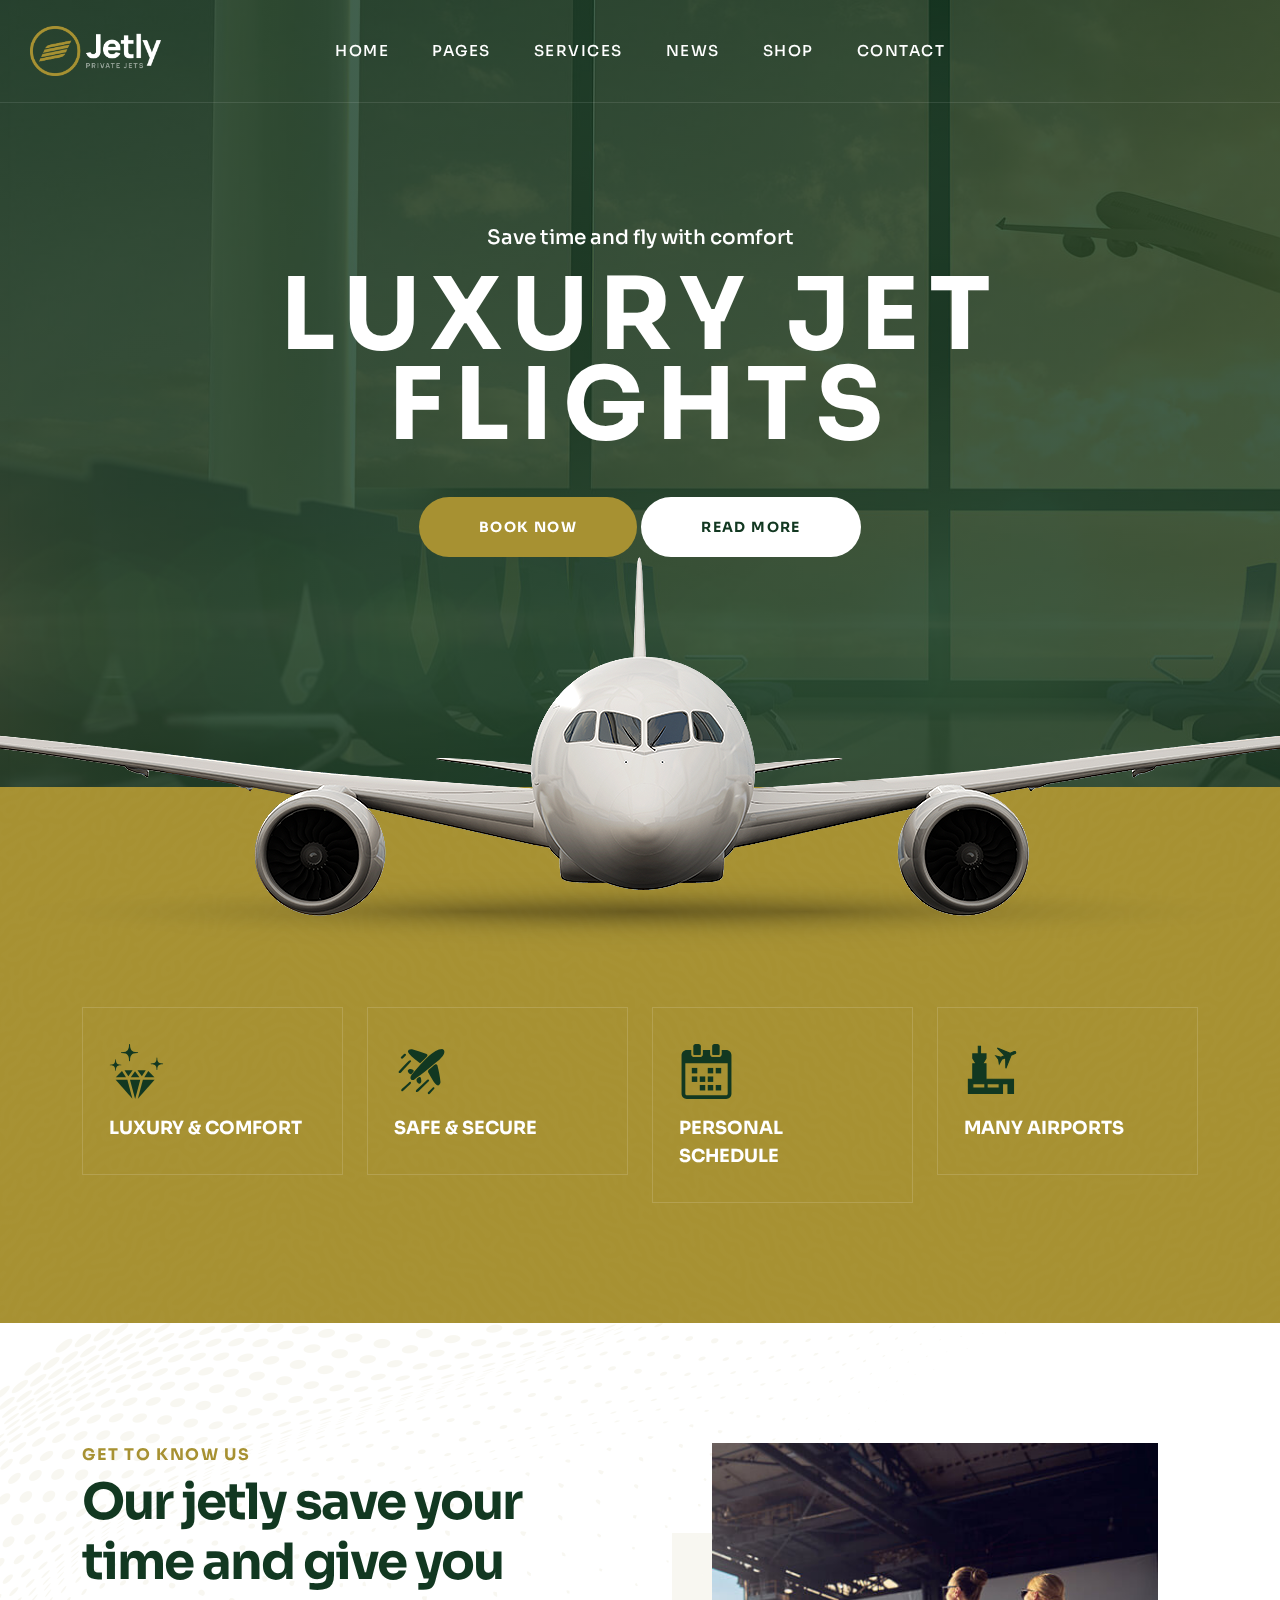
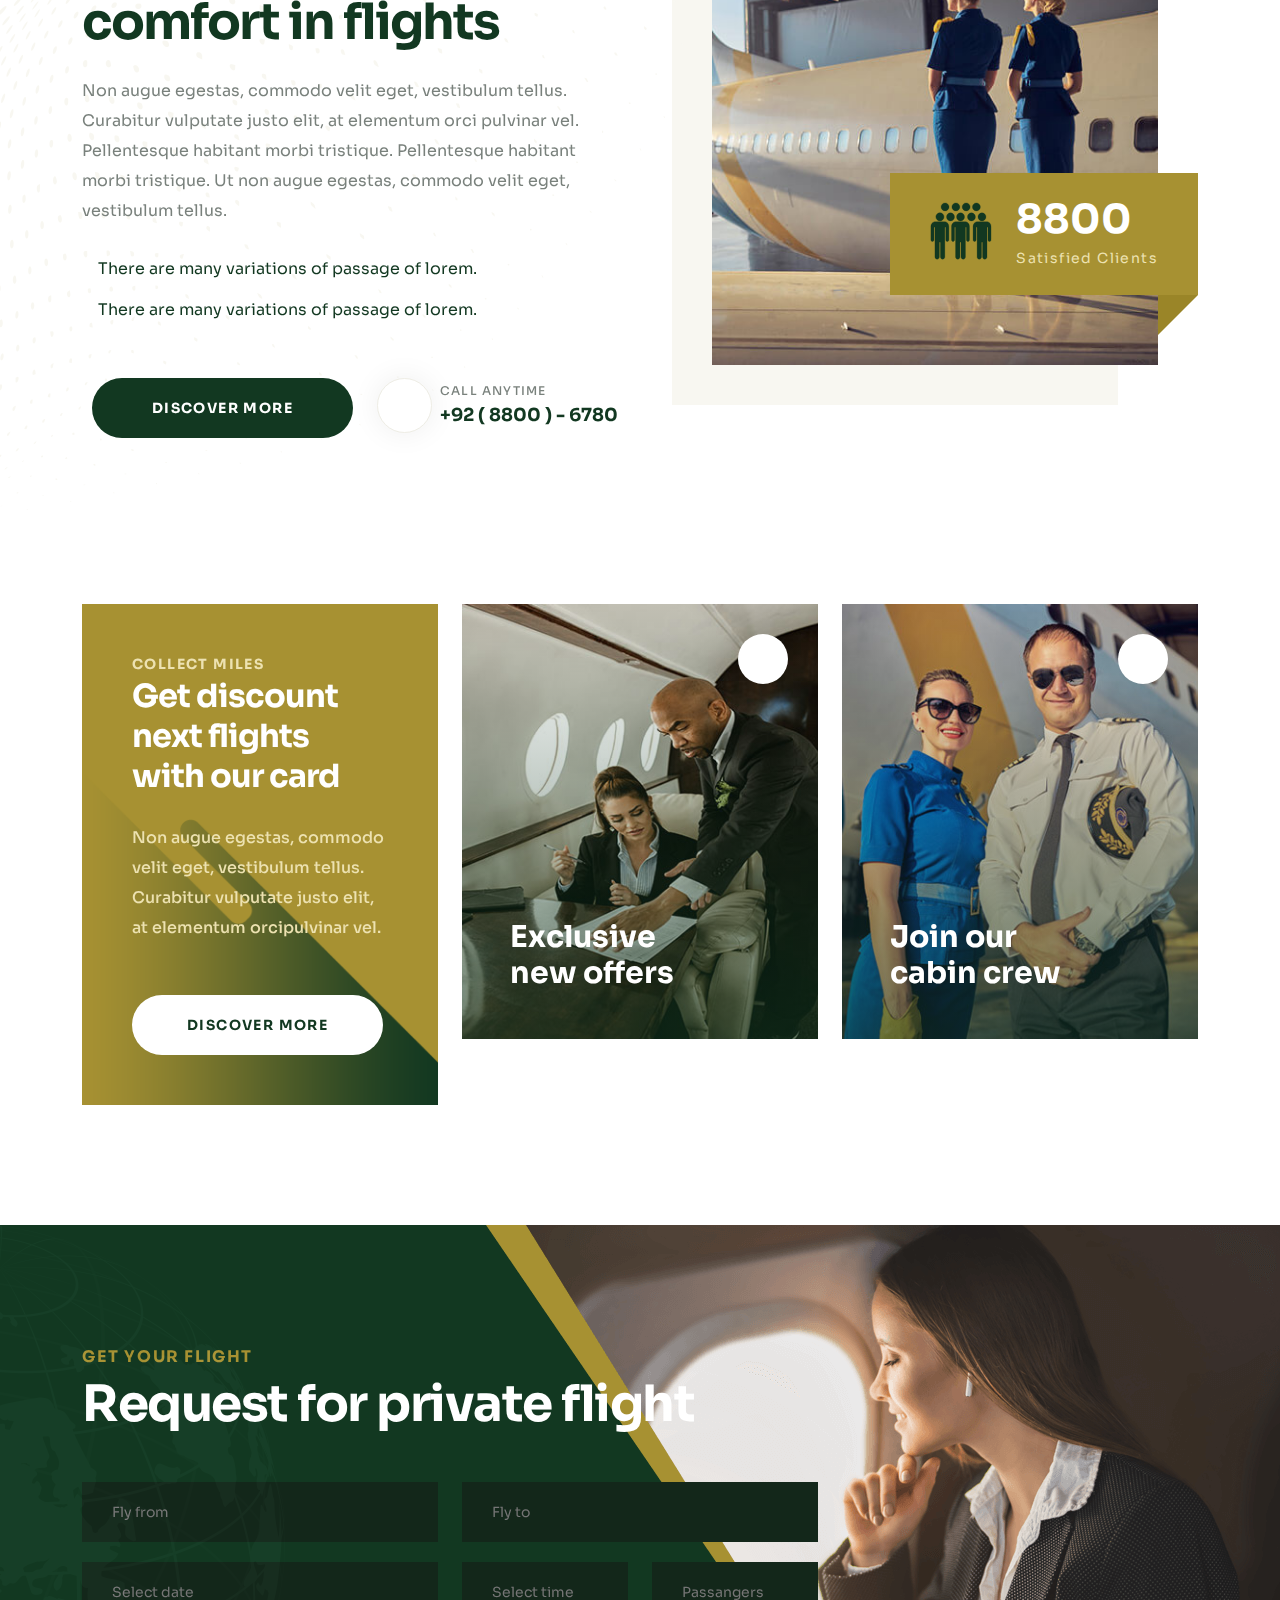
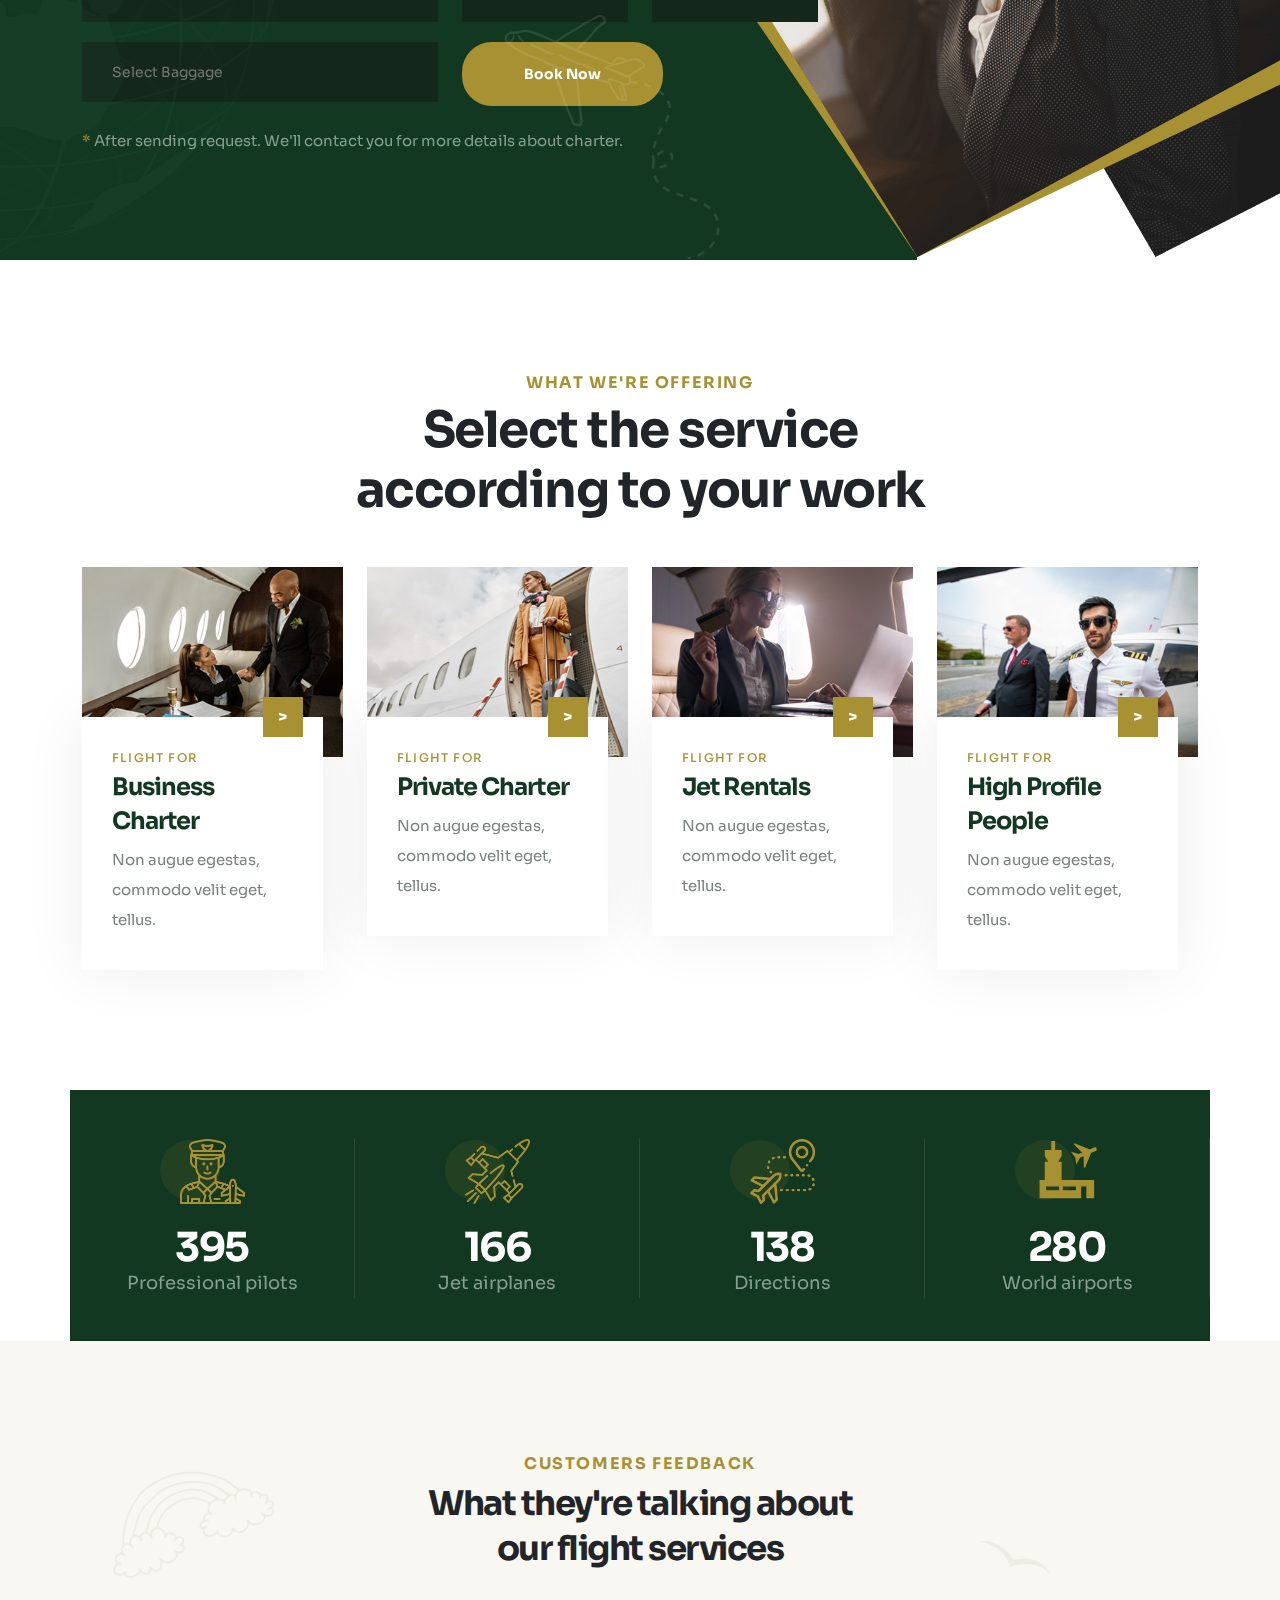
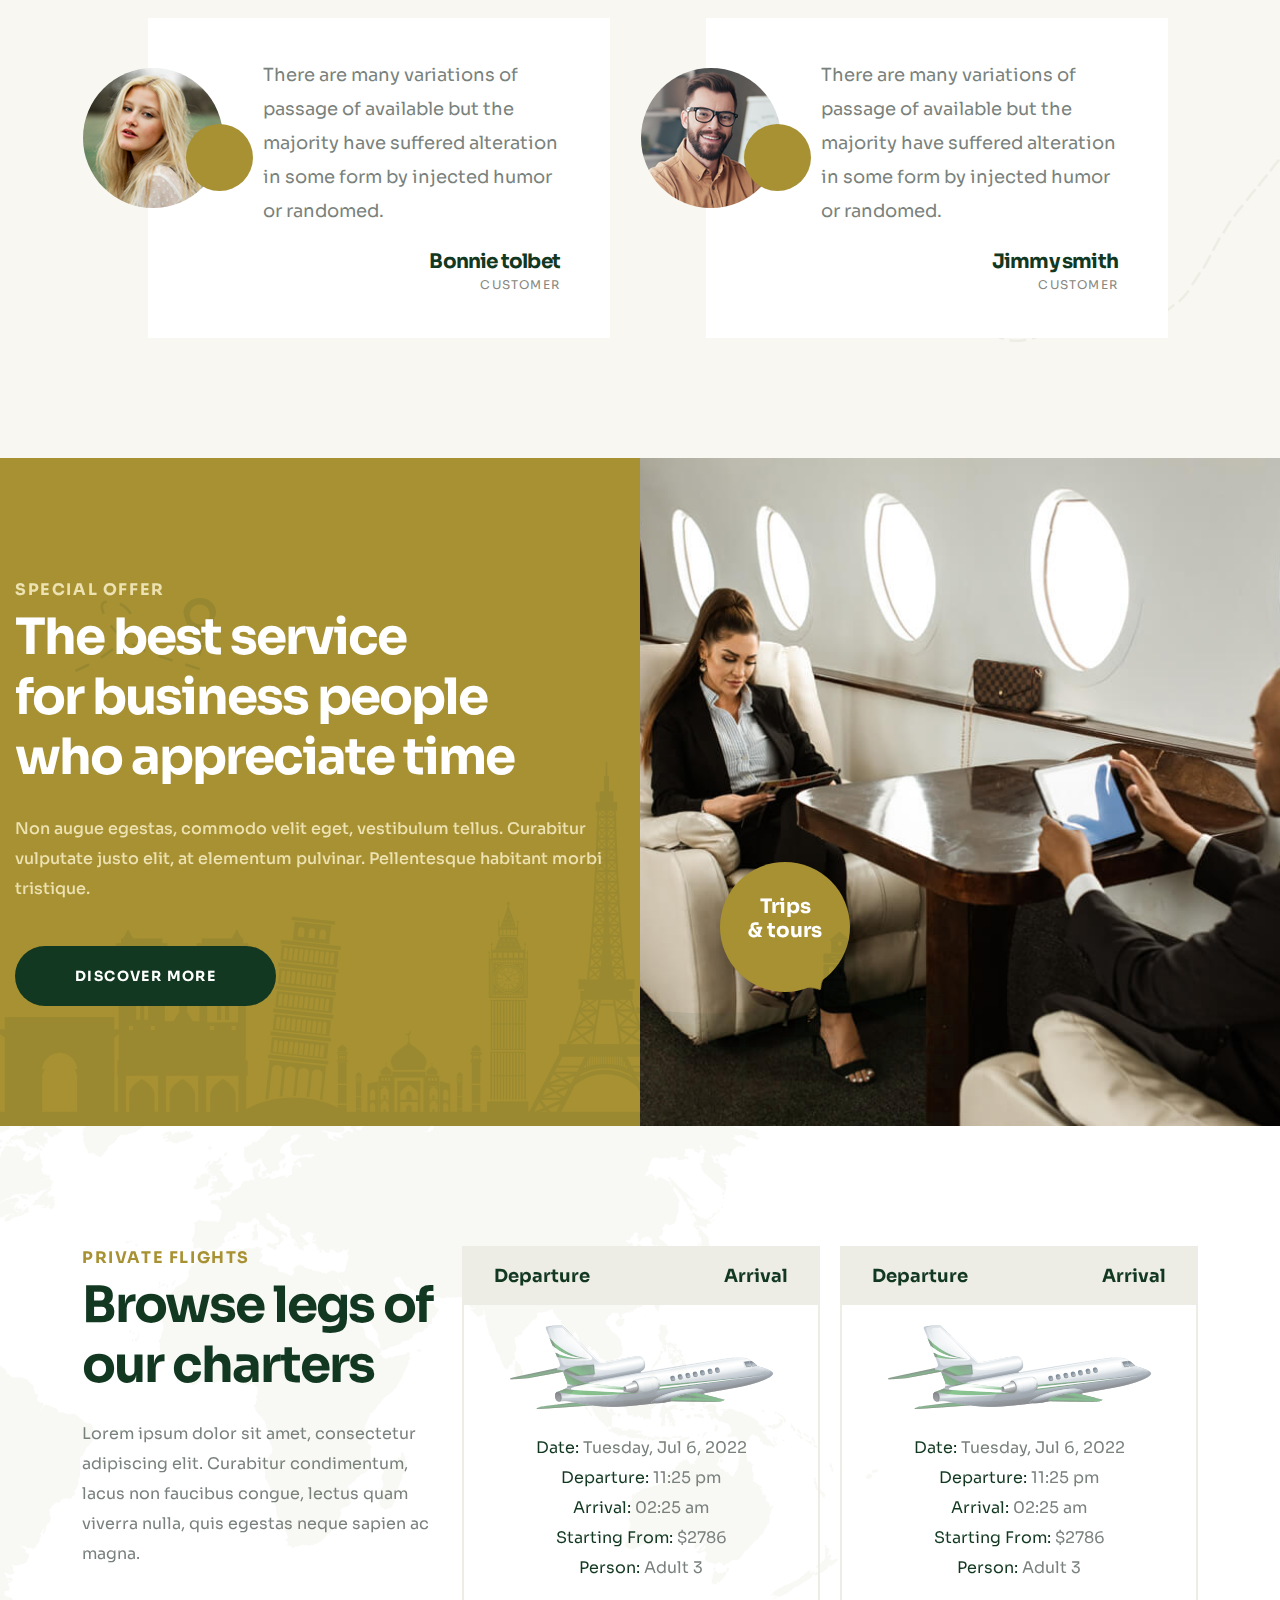
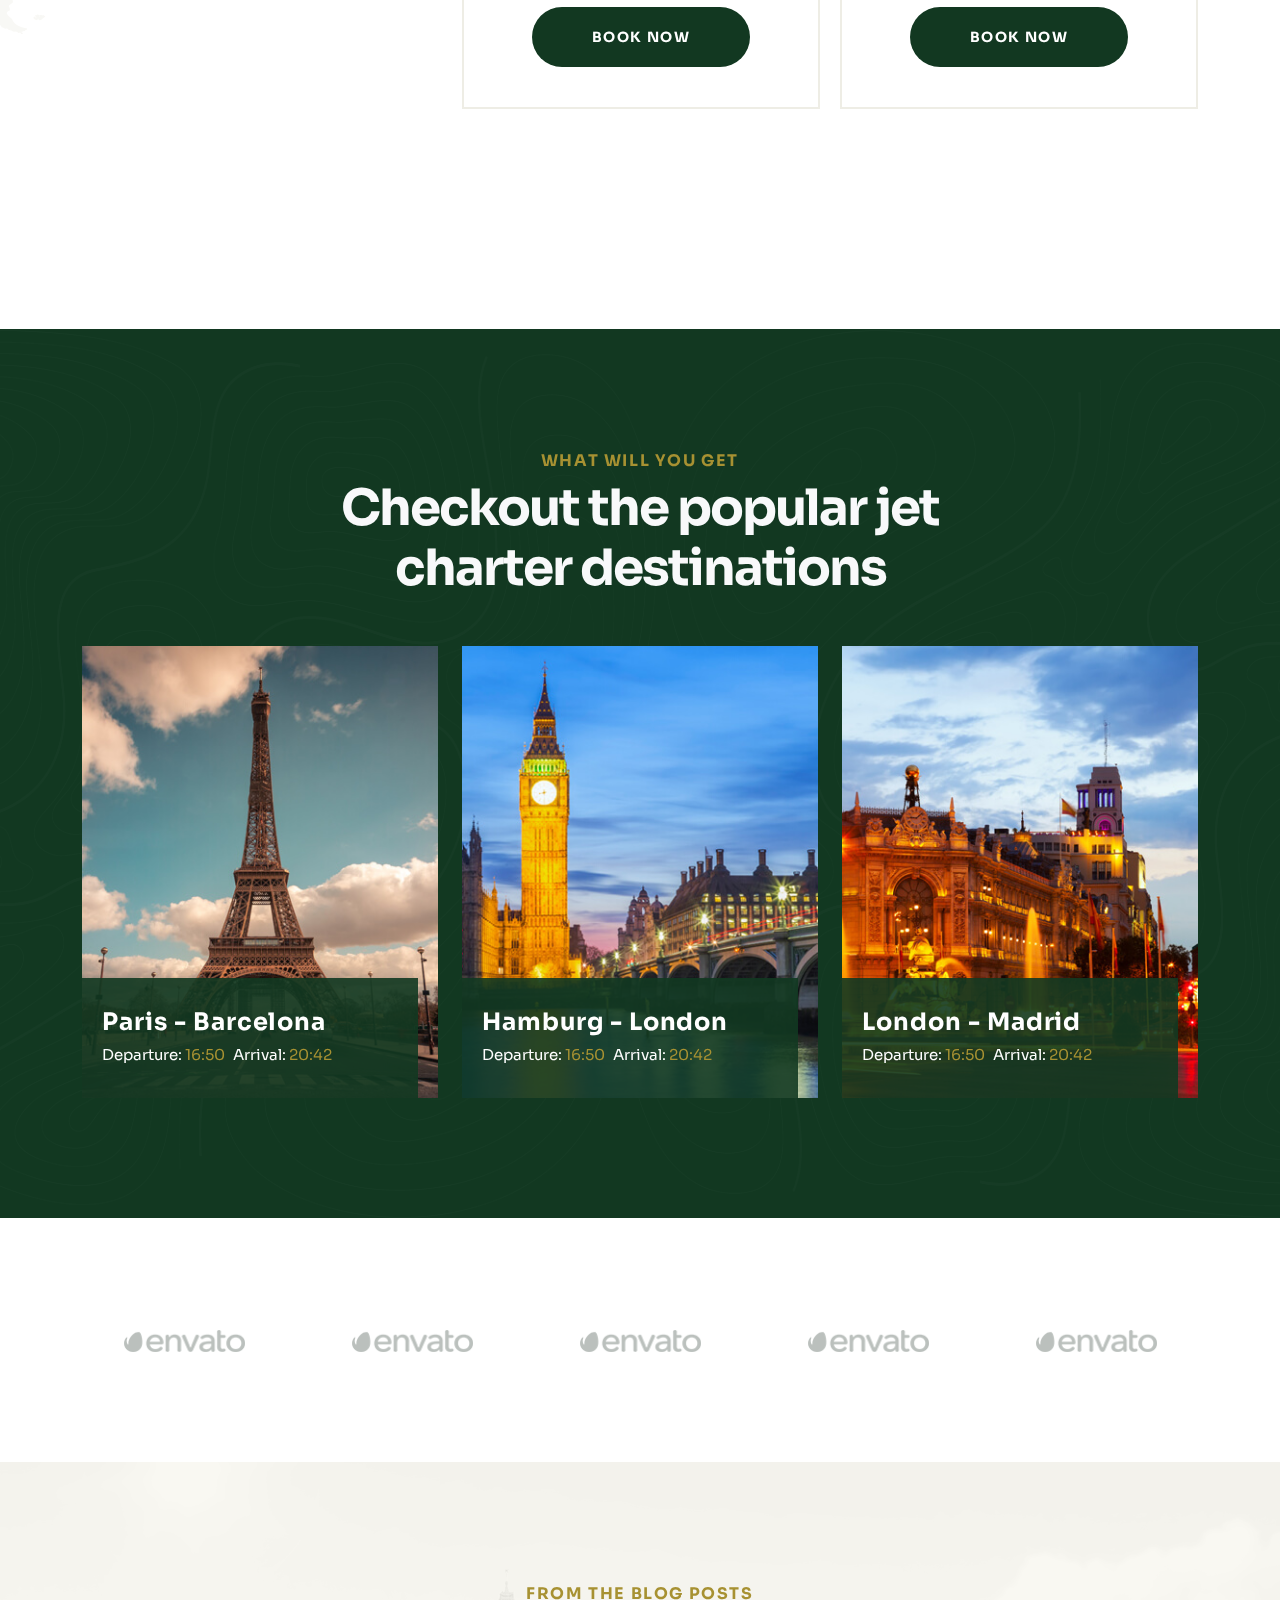
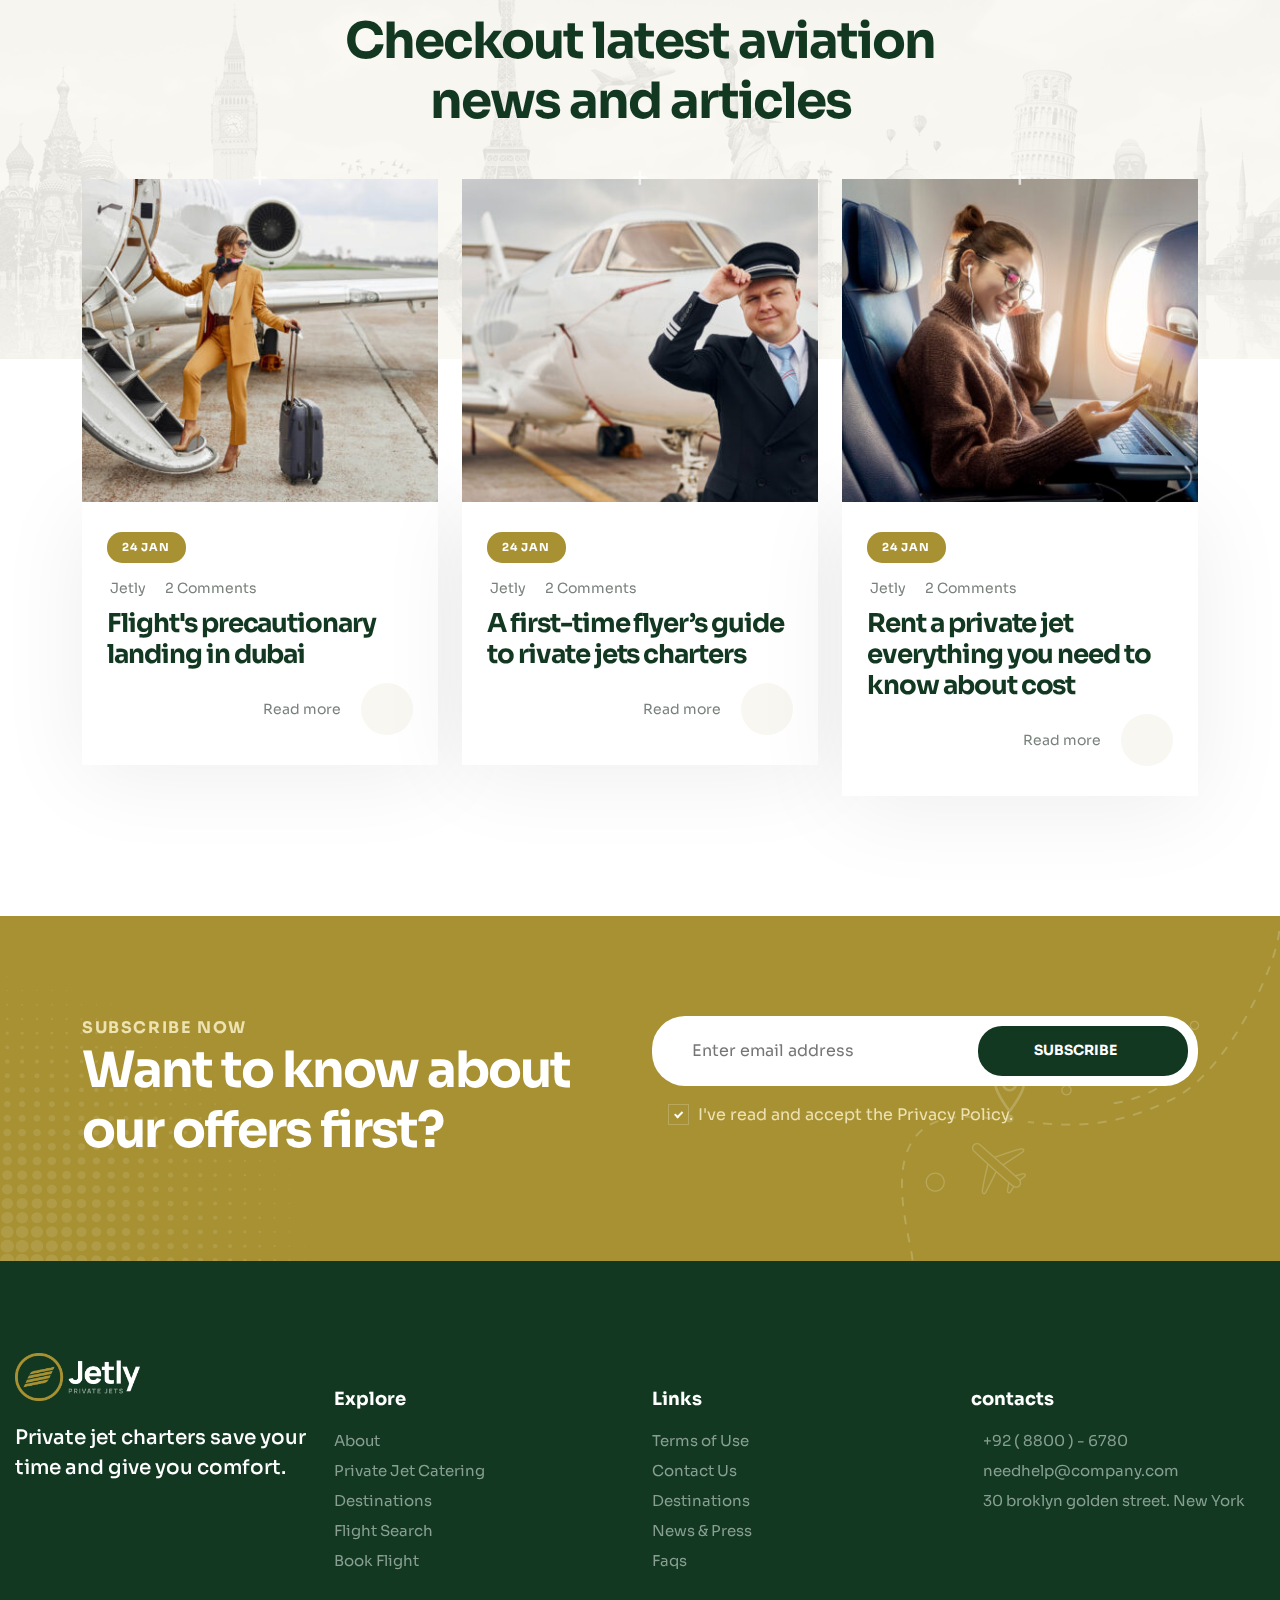
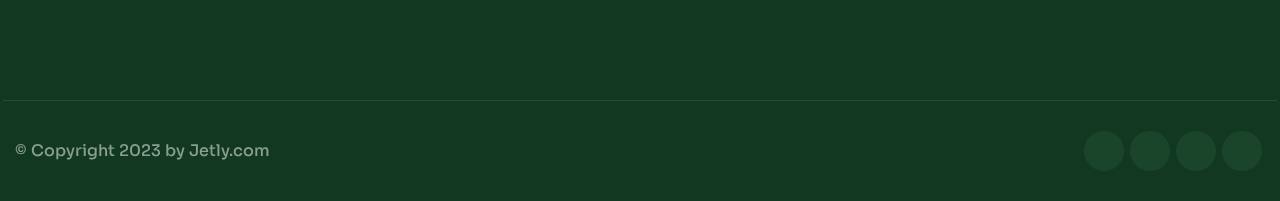
<file: Front_end/Aviation/index.html>
<!DOCTYPE html>
<html lang="en">
  <head>
    <meta charset="UTF-8" />
    <meta name="viewport" content="width=device-width, initial-scale=1.0" />
    <title>Jetly</title>
    <link
      rel="stylesheet"
      href="https://cdnjs.cloudflare.com/ajax/libs/font-awesome/6.6.0/css/all.min.css"
      integrity="sha512-Kc323vGBEqzTmouAECnVceyQqyqdsSiqLQISBL29aUW4U/M7pSPA/gEUZQqv1cwx4OnYxTxve5UMg5GT6L4JJg=="
      crossorigin="anonymous"
      referrerpolicy="no-referrer"
    />
    <link rel="preconnect" href="https://fonts.googleapis.com" />
    <link rel="preconnect" href="https://fonts.gstatic.com" crossorigin />
    <link
      href="https://fonts.googleapis.com/css2?family=Sora:wght@100..800&display=swap"
      rel="stylesheet"
    />
    <link
      rel="stylesheet"
      href="https://cdnjs.cloudflare.com/ajax/libs/OwlCarousel2/2.3.4/assets/owl.carousel.min.css"
      integrity="sha512-tS3S5qG0BlhnQROyJXvNjeEM4UpMXHrQfTGmbQ1gKmelCxlSEBUaxhRBj/EFTzpbP4RVSrpEikbmdJobCvhE3g=="
      crossorigin="anonymous"
      referrerpolicy="no-referrer"
    />
    <link
      rel="stylesheet"
      href="https://cdnjs.cloudflare.com/ajax/libs/OwlCarousel2/2.3.4/assets/owl.theme.default.min.css"
      integrity="sha512-sMXtMNL1zRzolHYKEujM2AqCLUR9F2C4/05cdbxjjLSRvMQIciEPCQZo++nk7go3BtSuK9kfa/s+a4f4i5pLkw=="
      crossorigin="anonymous"
      referrerpolicy="no-referrer"
    />
    <link
      href="https://cdn.jsdelivr.net/npm/bootstrap@5.3.3/dist/css/bootstrap.min.css"
      rel="stylesheet"
      integrity="sha384-QWTKZyjpPEjISv5WaRU9OFeRpok6YctnYmDr5pNlyT2bRjXh0JMhjY6hW+ALEwIH"
      crossorigin="anonymous"
    />
    <link rel="stylesheet" href="CSS/style.css" />
  </head>
  <body>
    <section class="wrapper overflow-hidden">
      <section class="header">
        <div class="nav">
          <div
            class="nav-wrapper d-flex justify-content-between align-items-center"
          >
            <div class="logo-div col-3 justify-content-start col-md-2">
              <a href="#">
                <img
                  src="./Images/illustration/logo-light.png"
                  alt="Logo"
                  class="logo"
                />
              </a>
            </div>
            <div class="menu col-2 d-flex justify-content-end d-lg-none">
              <a href="#" class="text-decoration-none"
                ><i class="fa-solid fa-bars"></i
              ></a>
            </div>
            <div class="d-none d-lg-block nav-links col-lg-6">
              <ul
                class="m-0 p-0 d-none d-lg-flex justify-content-between align-items-center"
              >
                <li class="list-unstyled">
                  <a href="#" class="nav-menu">home</a>
                </li>
                <li class="list-unstyled">
                  <a href="#" class="nav-menu">pages</a>
                </li>
                <li class="list-unstyled">
                  <a href="#" class="nav-menu">services</a>
                </li>
                <li class="list-unstyled">
                  <a href="#" class="nav-menu">news</a>
                </li>
                <li class="list-unstyled">
                  <a href="#" class="nav-menu">shop</a>
                </li>
                <li class="list-unstyled">
                  <a href="#" class="nav-menu">contact</a>
                </li>
              </ul>
            </div>
            <div
              class="menu-right d-none d-md-flex align-items-center justify-content-end col-md-5 col-lg-2 col-xxl-3"
            >
              <div class="d-flex align-items-center">
                <div class="search-box">
                  <a href="#"><i class="fa-solid fa-magnifying-glass"></i></a>
                </div>
                <div class="cart-box ms-3">
                  <a href="#"><i class="fa-solid fa-cart-shopping"></i></a>
                </div>
              </div>
              <div class="d-flex align-items-center ms-3 d-lg-none d-xxl-flex">
                <div class="call-icon">
                  <a href="#"><i class="fa-solid fa-phone"></i></a>
                </div>
                <div class="call-content ms-2">
                  <p class="call-para">call anytime</p>
                  <h5 class="call-h5 mb-0">
                    <a href="tel:+9288006780">+92 ( 8800 ) - 6780</a>
                  </h5>
                </div>
              </div>
            </div>
          </div>
        </div>
        <div class="hero-content">
          <div class="container">
            <div class="text-center">
              <p class="hero-para mb-0">Save time and fly with comfort</p>
              <h2 class="hero-h2">
                luxury jet <br />
                flights
              </h2>
              <div>
                <a href="#" class="book-btn">book now</a>
                <a href="#" class="read-btn">read more</a>
              </div>
            </div>
          </div>
        </div>
      </section>

      <section class="main">
        <section class="feature-one">
          <div class="shadow-div">
            <img
              src="./Images/illustration/feature-one-shadow.png"
              alt="Plane-shadow"
              class="plane-shadow"
            />
          </div>
          <div class="plane-div">
            <img
              src="./Images/illustration/feature-one-shape-1.png"
              alt="Plane-img"
              class="plane-img"
            />
          </div>
          <div class="container">
            <div class="row">
              <div class="col-md-6 col-xl-3">
                <div class="features-div">
                  <div class="position-relative">
                    <img
                      src="./Images/illustration/diamond-1.svg"
                      alt="Diamond-icon"
                      class="feature-img"
                    />
                    <img
                      src="./Images/illustration/diamond-2.svg"
                      alt="Diamond-icon"
                      class="feature-img diamond-img feature-img2"
                    />
                  </div>
                  <a href="#" class="feature-title">luxury & comfort</a>
                </div>
              </div>
              <div class="col-md-6 col-xl-3">
                <div class="features-div">
                  <div class="position-relative">
                    <img
                      src="./Images/illustration/plane-1.svg"
                      alt="Plane-icon"
                      class="feature-img"
                    />
                    <img
                      src="./Images/illustration/plane-2.svg"
                      alt="Plane-icon"
                      class="feature-img airplane-img feature-img2"
                    />
                  </div>
                  <a href="#" class="feature-title">safe & secure</a>
                </div>
              </div>
              <div class="col-md-6 col-xl-3">
                <div class="features-div">
                  <div class="position-relative">
                    <img
                      src="./Images/illustration/schedule-calendar-1.svg"
                      alt="Schedule-icon"
                      class="feature-img"
                    />
                    <img
                      src="./Images/illustration/schedule-calendar-2.svg"
                      alt="Schedule-icon"
                      class="feature-img calender-img feature-img2"
                    />
                  </div>
                  <a href="#" class="feature-title">personal schedule</a>
                </div>
              </div>
              <div class="col-md-6 col-xl-3">
                <div class="features-div">
                  <div class="position-relative">
                    <img
                      src="./Images/illustration/airport-1.svg"
                      alt="Airport-icon"
                      class="feature-img"
                    />
                    <img
                      src="./Images/illustration/airport-2.svg"
                      alt="Airport-icon"
                      class="feature-img airport-img feature-img2"
                    />
                  </div>
                  <a href="#" class="feature-title">many airports</a>
                </div>
              </div>
            </div>
          </div>
        </section>

        <section class="about-one">
          <div class="container">
            <div class="row">
              <div class="col-xl-6">
                <div class="about-one-left">
                  <div class="mb-4">
                    <span class="about-span">get to know us</span>
                    <h2 class="about-h2">
                      Our jetly save your time and give you comfort in flights
                    </h2>
                  </div>
                  <p class="about-para">
                    Non augue egestas, commodo velit eget, vestibulum tellus.
                    Curabitur vulputate justo elit, at elementum orci pulvinar
                    vel. Pellentesque habitant morbi tristique. Pellentesque
                    habitant morbi tristique. Ut non augue egestas, commodo
                    velit eget, vestibulum tellus.
                  </p>
                  <ul class="p-0 about-ul">
                    <li class="list-unstyled d-flex">
                      <div><i class="fa-solid fa-check check-icon"></i></div>
                      <div class="ms-3">
                        <p class="text">
                          There are many variations of passage of lorem.
                        </p>
                      </div>
                    </li>
                    <li class="list-unstyled d-flex">
                      <div><i class="fa-solid fa-check check-icon"></i></div>
                      <div class="ms-3">
                        <p class="text">
                          There are many variations of passage of lorem.
                        </p>
                      </div>
                    </li>
                  </ul>
                  <div class="d-md-flex justify-content-center">
                    <div>
                      <a href="#" class="discover-btn">discover more</a>
                    </div>
                    <div class="d-flex mt-4 mt-md-0 ms-md-4">
                      <div>
                        <span class="call-span"
                          ><i class="fa-solid fa-phone-volume"></i
                        ></span>
                      </div>
                      <div class="ms-2">
                        <span class="call-subtitle">Call Anytime</span>
                        <p>
                          <a href="#" class="call-number"
                            >+92 ( 8800 ) - 6780</a
                          >
                        </p>
                      </div>
                    </div>
                  </div>
                </div>
              </div>
              <div class="col-xl-6">
                <div class="about-one-right">
                  <div class="about-right-inner position-relative">
                    <div class="about-one-img">
                      <img
                        src="Images/illustration/about-one-img-1.jpg"
                        alt="About-one-Img"
                        class="w-100"
                      />
                    </div>
                    <div class="about-one-satisfied d-flex">
                      <div>
                        <img
                          src="Images/illustration/crowd-people-group-public-svgrepo-com.svg"
                          alt="People-img"
                          class="people-img"
                        />
                      </div>
                      <div class="ms-4">
                        <h3 class="about-right-num">8800</h3>
                        <p class="about-right-para mb-0">Satisfied Clients</p>
                      </div>
                    </div>
                  </div>
                </div>
              </div>
            </div>
          </div>
        </section>

        <section class="feature-two">
          <div class="container">
            <div class="row flex-wrap">
              <div class="col-12 col-lg-4">
                <div class="feature-two-div position-relative">
                  <div class="feature-two-shape1">
                    <img
                      src="Images/illustration/feature-two-shape-1.png"
                      alt="Image"
                      class="w-100"
                    />
                  </div>
                  <div>
                    <span class="feature-two-span">Collect miles</span>
                    <h4 class="feature-two-h4">
                      <a href="#"
                        >Get discount <br />next flights <br />with our card</a
                      >
                    </h4>
                  </div>
                  <p class="feature-two-para">
                    Non augue egestas, commodo velit eget, vestibulum tellus.
                    Curabitur vulputate justo elit, at elementum orcipulvinar
                    vel.
                  </p>
                  <a href="#" class="read-btn discover-more-btn"
                    >discover more</a
                  >
                </div>
              </div>
              <div class="col-md-6 col-lg-4">
                <div class="feature-two-img position-relative">
                  <div class="position-relative">
                    <img
                      src="Images/illustration/pexels-rodnae-productions-5778716.jpg"
                      alt="Image"
                      class="w-100 feature-image"
                    />
                    <div class="feature-title-box">
                      <h3 class="feature-two-title ms-5 mb-5">
                        <a href="#"
                          >Exclusive <br />
                          new offers</a
                        >
                      </h3>
                    </div>
                  </div>
                  <div class="feature-two-arrow">
                    <a href="#"><i class="fa-solid fa-arrow-right"></i></a>
                  </div>
                  <div class="feature-img-hover"></div>
                </div>
              </div>
              <div class="col-md-6 col-lg-4">
                <div class="feature-two-img position-relative">
                  <div class="position-relative">
                    <img
                      src="Images/illustration/feature-two-1-3.jpg"
                      alt="Image"
                      class="w-100 feature-image"
                    />
                    <div class="feature-title-box">
                      <h3 class="feature-two-title ms-5 mb-5">
                        <a href="#"
                          >Join our <br />
                          cabin crew</a
                        >
                      </h3>
                    </div>
                    <div class="feature-img-hover"></div>
                  </div>
                  <div class="feature-two-arrow">
                    <a href="#"><i class="fa-solid fa-arrow-right"></i></a>
                  </div>
                </div>
              </div>
            </div>
          </div>
        </section>

        <section class="get-flight">
          <div class="get-flight-img d-none d-lg-block">
            <img src="Images/illustration/get-flight-img-1.png" alt="Image" />
          </div>
          <div class="get-flight-shape1">
            <img src="Images/illustration/get-flight-shape-1.png" alt="Image" />
          </div>
          <div class="get-flight-shape2">
            <img src="Images/illustration/get-flight-shape-2.png" alt="Image" />
          </div>
          <div class="container">
            <div class="row">
              <div class="col-xl-8">
                <div class="get-flight-content">
                  <div class="get-flight-title mb-5">
                    <span>Get your flight</span>
                    <h2>Request for private flight</h2>
                  </div>
                  <div class="get-flight-form">
                    <form>
                      <div class="row">
                        <div class="col-lg-6">
                          <input
                            type="text"
                            placeholder="Fly from"
                            class="form-input"
                          />
                        </div>
                        <div class="col-lg-6">
                          <input
                            type="text"
                            placeholder="Fly to"
                            class="form-input"
                          />
                        </div>
                        <div class="col-lg-6">
                          <input
                            type="text"
                            placeholder="Select date"
                            class="form-input"
                          />
                        </div>
                        <div class="col-lg-6">
                          <div class="row">
                            <div class="col-lg-6">
                              <input
                                type="text"
                                placeholder="Select time"
                                class="form-input"
                              />
                            </div>
                            <div class="col-lg-6">
                              <input
                                type="text"
                                placeholder="Passangers"
                                class="form-input"
                              />
                            </div>
                          </div>
                        </div>
                        <div class="col-lg-6">
                          <input
                            type="text"
                            placeholder="Select Baggage"
                            class="form-input"
                          />
                        </div>
                        <div class="col-lg-6">
                          <button type="submit" class="form-btn">
                            book now
                          </button>
                        </div>
                      </div>
                    </form>
                  </div>
                  <p class="form-para">
                    <span>*</span> After sending request. We'll contact you for
                    more details about charter.
                  </p>
                </div>
              </div>
            </div>
          </div>
        </section>

        <section class="services-one">
          <div class="container">
            <div class="services-title text-center">
              <span>what we're offering</span>
              <h2 class="text-dark">
                Select the service <br />
                according to your work
              </h2>
            </div>
            <div class="row">
              <div class="col-md-6 col-xl-3">
                <div class="services-div">
                  <div class="service-img position-relative">
                    <img
                      src="Images/illustration/services-1-1.jpg"
                      alt="Service_img"
                      class="w-100"
                    />
                    <div class="service-img-hover"></div>
                  </div>
                  <div class="service-content">
                    <span class="service-span">Flight For</span>
                    <h3 class="service-h3"><a href="#">Business Charter</a></h3>
                    <p class="service-para">
                      Non augue egestas, commodo velit eget, tellus.
                    </p>
                    <div class="service-arrow"><span>></span></div>
                  </div>
                </div>
              </div>
              <div class="col-md-6 col-xl-3">
                <div class="services-div">
                  <div class="service-img position-relative">
                    <img
                      src="Images/illustration/services-1-2-1.jpg"
                      alt="Service_img"
                      class="w-100"
                    />
                    <div class="service-img-hover"></div>
                  </div>
                  <div class="service-content">
                    <span class="service-span">Flight For</span>
                    <h3 class="service-h3"><a href="#">private Charter</a></h3>
                    <p class="service-para">
                      Non augue egestas, commodo velit eget, tellus.
                    </p>
                    <div class="service-arrow"><span>></span></div>
                  </div>
                </div>
              </div>
              <div class="col-md-6 col-xl-3">
                <div class="services-div">
                  <div class="service-img position-relative">
                    <img
                      src="Images/illustration/services-1-3-1.jpg"
                      alt="Service_img"
                      class="w-100"
                    />
                    <div class="service-img-hover"></div>
                  </div>
                  <div class="service-content">
                    <span class="service-span">Flight For</span>
                    <h3 class="service-h3"><a href="#">jet rentals</a></h3>
                    <p class="service-para">
                      Non augue egestas, commodo velit eget, tellus.
                    </p>
                    <div class="service-arrow"><span>></span></div>
                  </div>
                </div>
              </div>
              <div class="col-md-6 col-xl-3">
                <div class="services-div">
                  <div class="service-img position-relative">
                    <img
                      src="Images/illustration/services-1-4-1.jpg"
                      alt="Service_img"
                      class="w-100"
                    />
                    <div class="service-img-hover"></div>
                  </div>
                  <div class="service-content">
                    <span class="service-span">Flight For</span>
                    <h3 class="service-h3">
                      <a href="#">high profile people</a>
                    </h3>
                    <p class="service-para">
                      Non augue egestas, commodo velit eget, tellus.
                    </p>
                    <div class="service-arrow"><span>></span></div>
                  </div>
                </div>
              </div>
            </div>
          </div>
        </section>

        <section class="counter-one">
          <div class="container">
            <div class="counter-one-box row">
              <div class="counter-one-single col-md-3">
                <div class="d-flex justify-content-center mb-4">
                  <div class="counter-img position-relative z-index-1">
                    <img src="Images/illustration/pilot.png" alt="Pilot" />
                    <div class="counter-one-shape"></div>
                  </div>
                </div>
                <div class="counter-content text-center">
                  <h3>395</h3>
                  <p>Professional pilots</p>
                </div>
              </div>
              <div class="counter-one-single col-md-3">
                <div class="d-flex justify-content-center mb-4">
                  <div class="counter-img position-relative z-index-1">
                    <img
                      src="Images/illustration/fighter-airplane.png"
                      alt="Pilot"
                    />
                    <div class="counter-one-shape"></div>
                  </div>
                </div>
                <div class="counter-content text-center">
                  <h3>166</h3>
                  <p>Jet airplanes</p>
                </div>
              </div>
              <div class="counter-one-single col-md-3">
                <div class="d-flex justify-content-center mb-4">
                  <div class="counter-img position-relative z-index-1">
                    <img
                      src="Images/illustration/flight-route.png"
                      alt="Pilot"
                    />
                    <div class="counter-one-shape"></div>
                  </div>
                </div>
                <div class="counter-content text-center">
                  <h3>138</h3>
                  <p>Directions</p>
                </div>
              </div>
              <div class="counter-one-single col-md-3">
                <div class="d-flex justify-content-center mb-4">
                  <div class="counter-img position-relative z-index-1">
                    <img src="Images/illustration/airport-2.svg" alt="Pilot" />
                    <div class="counter-one-shape"></div>
                  </div>
                </div>
                <div class="counter-content text-center">
                  <h3>280</h3>
                  <p>World airports</p>
                </div>
              </div>
            </div>
          </div>
        </section>

        <section class="customer">
          <div class="customer-shape1">
            <img src="Images/illustration/testimonial-shape-1.png" alt="" />
          </div>
          <div class="customer-shape2">
            <img src="Images/illustration/testimonial-shape-2.png" alt="" />
          </div>
          <div class="customer-shape3">
            <img src="Images/illustration/testimonial-shape-3.png" alt="" />
          </div>
          <div class="container">
            <div class="customer-title text-center z-index-3">
              <span>customers feedback</span>
              <h2 class="text-dark">
                What they're talking about <br />
                our flight services
              </h2>
            </div>
            <div class="owl-carousel owl-theme customers">
              <div class="item customer-div">
                <div class="customer-img mb-4">
                  <div class="position-relative">
                    <img
                      src="Images/illustration/testimonial-1-3.jpg"
                      alt="Customer-img"
                    />
                    <div class="double-qoutes">
                      <i class="fa-solid fa-quote-left"></i>
                    </div>
                  </div>
                </div>
                <p class="customer-para mb-0">
                  There are many variations of passage of available but the
                  majority have suffered alteration in some form by injected
                  humor or randomed.
                </p>
                <div
                  class="d-flex justify-content-between align-items-center mt-4"
                >
                  <div class="rating text-start">
                    <i class="fa-solid fa-star"></i>
                    <i class="fa-solid fa-star"></i>
                    <i class="fa-solid fa-star"></i>
                    <i class="fa-solid fa-star"></i>
                    <i class="fa-solid fa-star"></i>
                  </div>
                  <div class="customer-name text-end">
                    <h4>Bonnie tolbet</h4>
                    <p>Customer</p>
                  </div>
                </div>
              </div>
              <div class="item customer-div">
                <div class="customer-img mb-4">
                  <div class="position-relative">
                    <img
                      src="Images/illustration/testimonial-1-4.jpg"
                      alt="Customer-img"
                    />
                    <div class="double-qoutes">
                      <i class="fa-solid fa-quote-left"></i>
                    </div>
                  </div>
                </div>
                <p class="customer-para mb-0">
                  There are many variations of passage of available but the
                  majority have suffered alteration in some form by injected
                  humor or randomed.
                </p>
                <div
                  class="d-flex justify-content-between align-items-center mt-4"
                >
                  <div class="rating text-start">
                    <i class="fa-solid fa-star"></i>
                    <i class="fa-solid fa-star"></i>
                    <i class="fa-solid fa-star"></i>
                    <i class="fa-solid fa-star"></i>
                    <i class="fa-solid fa-star"></i>
                  </div>
                  <div class="customer-name text-end">
                    <h4>Jimmy smith</h4>
                    <p>Customer</p>
                  </div>
                </div>
              </div>
              <div class="item customer-div">
                <div class="customer-img mb-4">
                  <div class="position-relative">
                    <img
                      src="Images/illustration/testimonial-2-1.jpg"
                      alt="Customer-img"
                    />
                    <div class="double-qoutes">
                      <i class="fa-solid fa-quote-left"></i>
                    </div>
                  </div>
                </div>
                <p class="customer-para mb-0">
                  There are many variations of passage of available but the
                  majority have suffered alteration in some form by injected
                  humor or randomed.
                </p>
                <div
                  class="d-flex justify-content-between align-items-center mt-4"
                >
                  <div class="rating text-start">
                    <i class="fa-solid fa-star"></i>
                    <i class="fa-solid fa-star"></i>
                    <i class="fa-solid fa-star"></i>
                    <i class="fa-solid fa-star"></i>
                    <i class="fa-solid fa-star"></i>
                  </div>
                  <div class="customer-name text-end">
                    <h4>Sarah albert</h4>
                    <p>Customer</p>
                  </div>
                </div>
              </div>
              <div class="item customer-div">
                <div class="customer-img mb-4">
                  <div class="position-relative">
                    <img
                      src="Images/illustration/testimonial-2-2.jpg"
                      alt="Customer-img"
                    />
                    <div class="double-qoutes">
                      <i class="fa-solid fa-quote-left"></i>
                    </div>
                  </div>
                </div>
                <p class="customer-para mb-0">
                  There are many variations of passage of available but the
                  majority have suffered alteration in some form by injected
                  humor or randomed.
                </p>
                <div
                  class="d-flex justify-content-between align-items-center mt-4"
                >
                  <div class="rating text-start">
                    <i class="fa-solid fa-star"></i>
                    <i class="fa-solid fa-star"></i>
                    <i class="fa-solid fa-star"></i>
                    <i class="fa-solid fa-star"></i>
                    <i class="fa-solid fa-star"></i>
                  </div>
                  <div class="customer-name text-end">
                    <h4>Christine eve</h4>
                    <p>Customer</p>
                  </div>
                </div>
              </div>
            </div>
          </div>
        </section>

        <section class="special-offers">
          <div class="d-lg-flex">
            <div class="offers-left">
              <div class="offers-shape1">
                <img
                  src="Images/illustration/special-offer-one-shape-1.png"
                  alt="Image"
                />
              </div>
              <div class="offers-shape2">
                <img
                  src="Images/illustration/special-offer-one-shape-2.png"
                  alt="Image"
                />
              </div>
              <div class="offers-title">
                <span>Special offer</span>
                <h2>
                  The best service <br />
                  for business people <br />
                  who appreciate time
                </h2>
              </div>
              <p class="feature-two-para">
                Non augue egestas, commodo velit eget, vestibulum tellus.
                Curabitur vulputate justo elit, at elementum pulvinar.
                Pellentesque habitant morbi tristique.
              </p>
              <a href="#" class="discover-btn">Discover more</a>
            </div>
            <div class="offers-right">
              <div class="offers-right-img"></div>
              <div class="offers-toggle">
                <p>
                  Trips <br />
                  & tours
                </p>
              </div>
            </div>
          </div>
        </section>

        <section class="price">
          <div class="container">
            <div class="row">
              <div class="col-xl-4">
                <div class="price-left mb-5">
                  <div class="price-title mb-4">
                    <span>Private Flights</span>
                    <h2>Browse legs of our charters</h2>
                  </div>
                  <p class="price-para">
                    Lorem ipsum dolor sit amet, consectetur adipiscing elit.
                    Curabitur condimentum, lacus non faucibus congue, lectus
                    quam viverra nulla, quis egestas neque sapien ac magna.
                  </p>
                </div>
              </div>
              <div class="col-xl-8">
                <div class="owl-carousel owl-theme price-right">
                  <div class="item price-div">
                    <div class="price-div-top">
                      <p>Departure</p>
                      <span><i class="fa-solid fa-plane"></i></span>
                      <p>Arrival</p>
                    </div>
                    <div class="price-div-content">
                      <div class="price-img d-flex justify-content-center">
                        <img
                          src="Images/illustration/price-one-1-1.png"
                          alt="Image"
                        />
                      </div>
                      <ul class="price-ul my-4 p-0 text-center">
                        <li class="list-unstyled price-list">
                          <span>Date:</span>
                          Tuesday, Jul 6, 2022
                        </li>
                        <li class="list-unstyled price-list">
                          <span>Departure:</span>
                          11:25 pm
                        </li>
                        <li class="list-unstyled price-list">
                          <span>Arrival:</span>
                          02:25 am
                        </li>
                        <li class="list-unstyled price-list">
                          <span>Starting From:</span>
                          $2786
                        </li>
                        <li class="list-unstyled price-list">
                          <span>Person:</span>
                          Adult 3
                        </li>
                      </ul>
                      <div class="text-center">
                        <a href="#" class="discover-btn">Book Now</a>
                      </div>
                    </div>
                  </div>
                  <div class="item price-div">
                    <div class="price-div-top">
                      <p>Departure</p>
                      <span><i class="fa-solid fa-plane"></i></span>
                      <p>Arrival</p>
                    </div>
                    <div class="price-div-content">
                      <div class="price-img d-flex justify-content-center">
                        <img
                          src="Images/illustration/price-one-1-1.png"
                          alt="Image"
                        />
                      </div>
                      <ul class="price-ul my-4 p-0 text-center">
                        <li class="list-unstyled price-list">
                          <span>Date:</span>
                          Tuesday, Jul 6, 2022
                        </li>
                        <li class="list-unstyled price-list">
                          <span>Departure:</span>
                          11:25 pm
                        </li>
                        <li class="list-unstyled price-list">
                          <span>Arrival:</span>
                          02:25 am
                        </li>
                        <li class="list-unstyled price-list">
                          <span>Starting From:</span>
                          $2786
                        </li>
                        <li class="list-unstyled price-list">
                          <span>Person:</span>
                          Adult 3
                        </li>
                      </ul>
                      <div class="text-center">
                        <a href="#" class="discover-btn">Book Now</a>
                      </div>
                    </div>
                  </div>
                  <div class="item price-div">
                    <div class="price-div-top">
                      <p>Departure</p>
                      <span><i class="fa-solid fa-plane"></i></span>
                      <p>Arrival</p>
                    </div>
                    <div class="price-div-content">
                      <div class="price-img d-flex justify-content-center">
                        <img
                          src="Images/illustration/price-one-1-1.png"
                          alt="Image"
                        />
                      </div>
                      <ul class="price-ul my-4 p-0 text-center">
                        <li class="list-unstyled price-list">
                          <span>Date:</span>
                          Tuesday, Jul 6, 2022
                        </li>
                        <li class="list-unstyled price-list">
                          <span>Departure:</span>
                          11:25 pm
                        </li>
                        <li class="list-unstyled price-list">
                          <span>Arrival:</span>
                          02:25 am
                        </li>
                        <li class="list-unstyled price-list">
                          <span>Starting From:</span>
                          $2786
                        </li>
                        <li class="list-unstyled price-list">
                          <span>Person:</span>
                          Adult 3
                        </li>
                      </ul>
                      <div class="text-center">
                        <a href="#" class="discover-btn">Book Now</a>
                      </div>
                    </div>
                  </div>
                  <div class="item price-div">
                    <div class="price-div-top">
                      <p>Departure</p>
                      <span><i class="fa-solid fa-plane"></i></span>
                      <p>Arrival</p>
                    </div>
                    <div class="price-div-content">
                      <div class="price-img d-flex justify-content-center">
                        <img
                          src="Images/illustration/price-one-1-1.png"
                          alt="Image"
                        />
                      </div>
                      <ul class="price-ul my-4 p-0 text-center">
                        <li class="list-unstyled price-list">
                          <span>Date:</span>
                          Tuesday, Jul 6, 2022
                        </li>
                        <li class="list-unstyled price-list">
                          <span>Departure:</span>
                          11:25 pm
                        </li>
                        <li class="list-unstyled price-list">
                          <span>Arrival:</span>
                          02:25 am
                        </li>
                        <li class="list-unstyled price-list">
                          <span>Starting From:</span>
                          $2786
                        </li>
                        <li class="list-unstyled price-list">
                          <span>Person:</span>
                          Adult 3
                        </li>
                      </ul>
                      <div class="text-center">
                        <a href="#" class="discover-btn">Book Now</a>
                      </div>
                    </div>
                  </div>
                </div>
              </div>
            </div>
          </div>
        </section>

        <section class="destination">
          <div class="destination-bg"></div>
          <div class="container">
            <div class="destination-title price-title text-center mb-5">
              <span>What will you get</span>
              <h2 class="text-light">
                Checkout the popular jet <br />
                charter destinations
              </h2>
            </div>
            <div class="row">
              <div class="col-lg-4">
                <div class="destination-box position-relative">
                  <div
                    class="destination-img positive-relative overflow-hidden"
                  >
                    <img
                      src="Images/illustration/destination-1-1.jpg"
                      alt="Image"
                      class="w-100"
                    />
                    <div class="destination-hover-bg"></div>
                  </div>
                  <div class="destination-content">
                    <a href="#">Paris - Barcelona</a>
                    <div class="destination-time d-flex">
                      <p class="pe-2">Departure: <span>16:50</span></p>
                      <p>Arrival: <span>20:42</span></p>
                    </div>
                  </div>
                </div>
              </div>
              <div class="col-lg-4">
                <div class="destination-box position-relative">
                  <div
                    class="destination-img positive-relative overflow-hidden"
                  >
                    <img
                      src="Images/illustration/destination-1-2.jpg"
                      alt="Image"
                      class="w-100"
                    />
                    <div class="destination-hover-bg"></div>
                  </div>
                  <div class="destination-content">
                    <a href="#">Hamburg - London</a>
                    <div class="destination-time d-flex">
                      <p class="pe-2">Departure: <span>16:50</span></p>
                      <p>Arrival: <span>20:42</span></p>
                    </div>
                  </div>
                </div>
              </div>
              <div class="col-lg-4">
                <div class="destination-box position-relative">
                  <div
                    class="destination-img positive-relative overflow-hidden"
                  >
                    <img
                      src="Images/illustration/destination-1-3.jpg"
                      alt="Image"
                      class="w-100"
                    />
                    <div class="destination-hover-bg"></div>
                  </div>
                  <div class="destination-content">
                    <a href="#">London - Madrid</a>
                    <div class="destination-time d-flex">
                      <p class="pe-2">Departure: <span>16:50</span></p>
                      <p>Arrival: <span>20:42</span></p>
                    </div>
                  </div>
                </div>
              </div>
            </div>
          </div>
        </section>

        <section class="brand">
          <div class="container">
            <div class="row justify-content-around">
              <div class="col-6 col-sm-4 col-md-3 col-lg-2 text-center">
                <img
                  src="Images/illustration/brand-1-1.png"
                  alt="Brand-img"
                  class="brand-img"
                />
              </div>
              <div class="col-6 col-sm-4 col-md-3 col-lg-2 text-center">
                <img
                  src="Images/illustration/brand-1-1.png"
                  alt="Brand-img"
                  class="brand-img"
                />
              </div>
              <div
                class="d-none d-sm-block col-sm-4 col-md-3 col-lg-2 text-center"
              >
                <img
                  src="Images/illustration/brand-1-1.png"
                  alt="Brand-img"
                  class="brand-img"
                />
              </div>
              <div class="d-none d-md-block col-md-3 col-lg-2 text-center">
                <img
                  src="Images/illustration/brand-1-1.png"
                  alt="Brand-img"
                  class="brand-img"
                />
              </div>
              <div class="d-none d-lg-block col-lg-2 text-center">
                <img
                  src="Images/illustration/brand-1-1.png"
                  alt="Brand-img"
                  class="brand-img"
                />
              </div>
              <!-- <div class="d-none d-lg-block col-lg-2 text-center">
              <img src="Images/illustration/brand-1-1.png" alt="Brand-img" class="brand-img">
            </div> -->
            </div>
          </div>
        </section>

        <section class="blog">
          <div class="container">
            <div class="blog-title price-title text-center mb-5 z-index-3">
              <span>from the Blog Posts</span>
              <h2>
                Checkout latest aviation <br />
                news and articles
              </h2>
            </div>
            <div class="row">
              <div class="blog-div col-lg-4">
                <div class="blog-img position-relative">
                  <img
                    src="Images/illustration/blog-7-370x336.jpg"
                    alt="Image"
                    class="w-100"
                  />
                  <div class="blog-hover">+</div>
                </div>
                <div class="blog-content">
                  <div class="blog-date">
                    <p>24 Jan</p>
                  </div>
                  <ul class="blog-list m-0 p-0 d-flex">
                    <li class="list-unstyled me-3">
                      <span class="blog-list-span">
                        <i class="fa-solid fa-circle-user"></i>
                        <a href="#">Jetly</a>
                      </span>
                    </li>
                    <li class="list-unstyled">
                      <span class="blog-list-span">
                        <i class="fa-solid fa-comments"></i>
                        <a href="#">2 Comments</a>
                      </span>
                    </li>
                  </ul>
                  <h3 class="blog-h3 mb-0">
                    <a href="#">Flight's precautionary landing in dubai</a>
                  </h3>
                  <div class="blog-btn">
                    <a
                      href="#"
                      class="blog-btn-anchor d-flex justify-content-end align-items-center"
                    >
                      Read more
                      <span><i class="fa-solid fa-arrow-right"></i></span>
                    </a>
                  </div>
                </div>
              </div>
              <div class="blog-div col-lg-4">
                <div class="blog-img position-relative">
                  <img
                    src="Images/illustration/blog2-370x336.jpg"
                    alt="Image"
                    class="w-100"
                  />
                  <div class="blog-hover">+</div>
                </div>
                <div class="blog-content">
                  <div class="blog-date">
                    <p>24 Jan</p>
                  </div>
                  <ul class="blog-list m-0 p-0 d-flex">
                    <li class="list-unstyled me-3">
                      <span class="blog-list-span">
                        <i class="fa-solid fa-circle-user"></i>
                        <a href="#">Jetly</a>
                      </span>
                    </li>
                    <li class="list-unstyled">
                      <span class="blog-list-span">
                        <i class="fa-solid fa-comments"></i>
                        <a href="#">2 Comments</a>
                      </span>
                    </li>
                  </ul>
                  <h3 class="blog-h3 mb-0">
                    <a href="#"
                      >A first-time flyer’s guide to rivate jets charters</a
                    >
                  </h3>
                  <div class="blog-btn">
                    <a
                      href="#"
                      class="blog-btn-anchor d-flex justify-content-end align-items-center"
                    >
                      Read more
                      <span><i class="fa-solid fa-arrow-right"></i></span>
                    </a>
                  </div>
                </div>
              </div>
              <div class="blog-div col-lg-4">
                <div class="blog-img position-relative">
                  <img
                    src="Images/illustration/blog3-370x336.jpg"
                    alt="Image"
                    class="w-100"
                  />
                  <div class="blog-hover">+</div>
                </div>
                <div class="blog-content">
                  <div class="blog-date">
                    <p>24 Jan</p>
                  </div>
                  <ul class="blog-list m-0 p-0 d-flex">
                    <li class="list-unstyled me-3">
                      <span class="blog-list-span">
                        <i class="fa-solid fa-circle-user"></i>
                        <a href="#">Jetly</a>
                      </span>
                    </li>
                    <li class="list-unstyled">
                      <span class="blog-list-span">
                        <i class="fa-solid fa-comments"></i>
                        <a href="#">2 Comments</a>
                      </span>
                    </li>
                  </ul>
                  <h3 class="blog-h3 mb-0">
                    <a href="#"
                      >Rent a private jet everything you need to know about
                      cost</a
                    >
                  </h3>
                  <div class="blog-btn">
                    <a
                      href="#"
                      class="blog-btn-anchor d-flex justify-content-end align-items-center"
                    >
                      Read more
                      <span><i class="fa-solid fa-arrow-right"></i></span>
                    </a>
                  </div>
                </div>
              </div>
            </div>
          </div>
        </section>
      </section>
      <section class="footer">
        <section class="newsletter overflow-hidden">
          <div class="newsletter-shape1">
            <img src="Images/illustration/newsletter-shape-1.png" alt="Image" />
          </div>
          <div class="newsletter-shape2">
            <img src="Images/illustration/newsletter-shape-2.png" alt="Image" />
          </div>
          <div class="container">
            <div class="row">
              <div class="col-lg-6">
                <div class="newsletter-left">
                  <div class="newsletter-title">
                    <span>Subscribe Now</span>
                    <h2>
                      Want to know about <br />
                      our offers first?
                    </h2>
                  </div>
                </div>
              </div>
              <div class="col-lg-6">
                <div class="newsletter-right">
                  <form class="newsletter-form">
                    <div class="position-relative">
                      <input type="text" placeholder="Enter email address" />
                      <button>
                        Subscribe <i class="fa-solid fa-plane ms-3"></i>
                      </button>
                    </div>
                  </form>
                  <div class="checkbox ms-3">
                    <!-- <input type="checkbox" name="skipper" id="skipper" checked> -->
                    <label for="skipper">
                      <span></span>
                      I've read and accept the Privacy Policy.
                    </label>
                  </div>
                </div>
              </div>
            </div>
          </div>
        </section>

        <section class="footer-wrapper">
          <div class="footer-top row">
            <div class="footer-logo col-md-6 col-xl-3">
              <a href="#">
                <img
                  src="Images/illustration/logo-light.png"
                  alt="footer Logo"
                />
              </a>
              <p class="footer-heading">
                Private jet charters save your time and give you comfort.
              </p>
            </div>
            <div class="explore col-md-6 col-xl-3">
              <h3 class="footer-h3">Explore</h3>
              <div>
                <ul class="m-0 p-0">
                  <li class="list-unstyled footer-list">
                    <a href="#">About</a>
                  </li>
                  <li class="list-unstyled footer-list">
                    <a href="#">Private Jet Catering</a>
                  </li>
                  <li class="list-unstyled footer-list">
                    <a href="#">Destinations</a>
                  </li>
                  <li class="list-unstyled footer-list">
                    <a href="#">Flight Search</a>
                  </li>
                  <li class="list-unstyled footer-list">
                    <a href="#">Book Flight</a>
                  </li>
                </ul>
              </div>
            </div>
            <div class="links col-md-6 col-xl-3">
              <h3 class="footer-h3">Links</h3>
              <div>
                <ul class="m-0 p-0">
                  <li class="list-unstyled footer-list">
                    <a href="#">Terms of Use</a>
                  </li>
                  <li class="list-unstyled footer-list">
                    <a href="#">Contact Us</a>
                  </li>
                  <li class="list-unstyled footer-list">
                    <a href="#">Destinations</a>
                  </li>
                  <li class="list-unstyled footer-list">
                    <a href="#">News & Press</a>
                  </li>
                  <li class="list-unstyled footer-list">
                    <a href="#">Faqs</a>
                  </li>
                </ul>
              </div>
            </div>
            <div class="contacts col-md-6 col-xl-3">
              <h3 class="footer-h3">contacts</h3>
              <div>
                <ul class="m-0 p-0">
                  <li class="list-unstyled footer-list">
                    <a href="#"><span><i class="fa-solid fa-phone"></i></span>+92 ( 8800 ) - 6780</a>
                  </li>
                  <li class="list-unstyled footer-list">
                    <a href="#"><span><i class="fa-solid fa-envelope"></i></span>needhelp@company.com</a>
                  </li>
                  <li class="list-unstyled footer-list">
                    <a href="#"><span><i class="fa-solid fa-location-dot"></i></span>30 broklyn golden street. New York</a>
                  </li>
                </ul>
              </div>
            </div>
          </div>
          <div class="footer-bottom row align-items-center">
            <div class="text-center col-md-6 d-md-flex justify-content-start">
              <p>© Copyright 2023 by <a href="#">Jetly.com</a></p>
            </div>
            <div class="footer-icons d-flex justify-content-center align-items-center col-md-6 justify-content-md-end">
              <a href="#"><i class="fa-brands fa-facebook-f"></i></a>
              <a href="#"><i class="fa-brands fa-twitter"></i></a>
              <a href="#"><i class="fa-brands fa-instagram"></i></a>
              <a href="#"><i class="fa-brands fa-pinterest"></i></a>
            </div>
          </div>
        </section>
      </section>
    </section>

    <script src="https://code.jquery.com/jquery-3.7.1.min.js"></script>
    <script
      src="https://cdnjs.cloudflare.com/ajax/libs/OwlCarousel2/2.3.4/owl.carousel.min.js"
      integrity="sha512-bPs7Ae6pVvhOSiIcyUClR7/q2OAsRiovw4vAkX+zJbw3ShAeeqezq50RIIcIURq7Oa20rW2n2q+fyXBNcU9lrw=="
      crossorigin="anonymous"
      referrerpolicy="no-referrer"
    ></script>
    <script
      src="https://cdn.jsdelivr.net/npm/bootstrap@5.3.3/dist/js/bootstrap.bundle.min.js"
      integrity="sha384-YvpcrYf0tY3lHB60NNkmXc5s9fDVZLESaAA55NDzOxhy9GkcIdslK1eN7N6jIeHz"
      crossorigin="anonymous"
    ></script>
    <script src="Javascript/script.js"></script>
  </body>
</html>
</file>
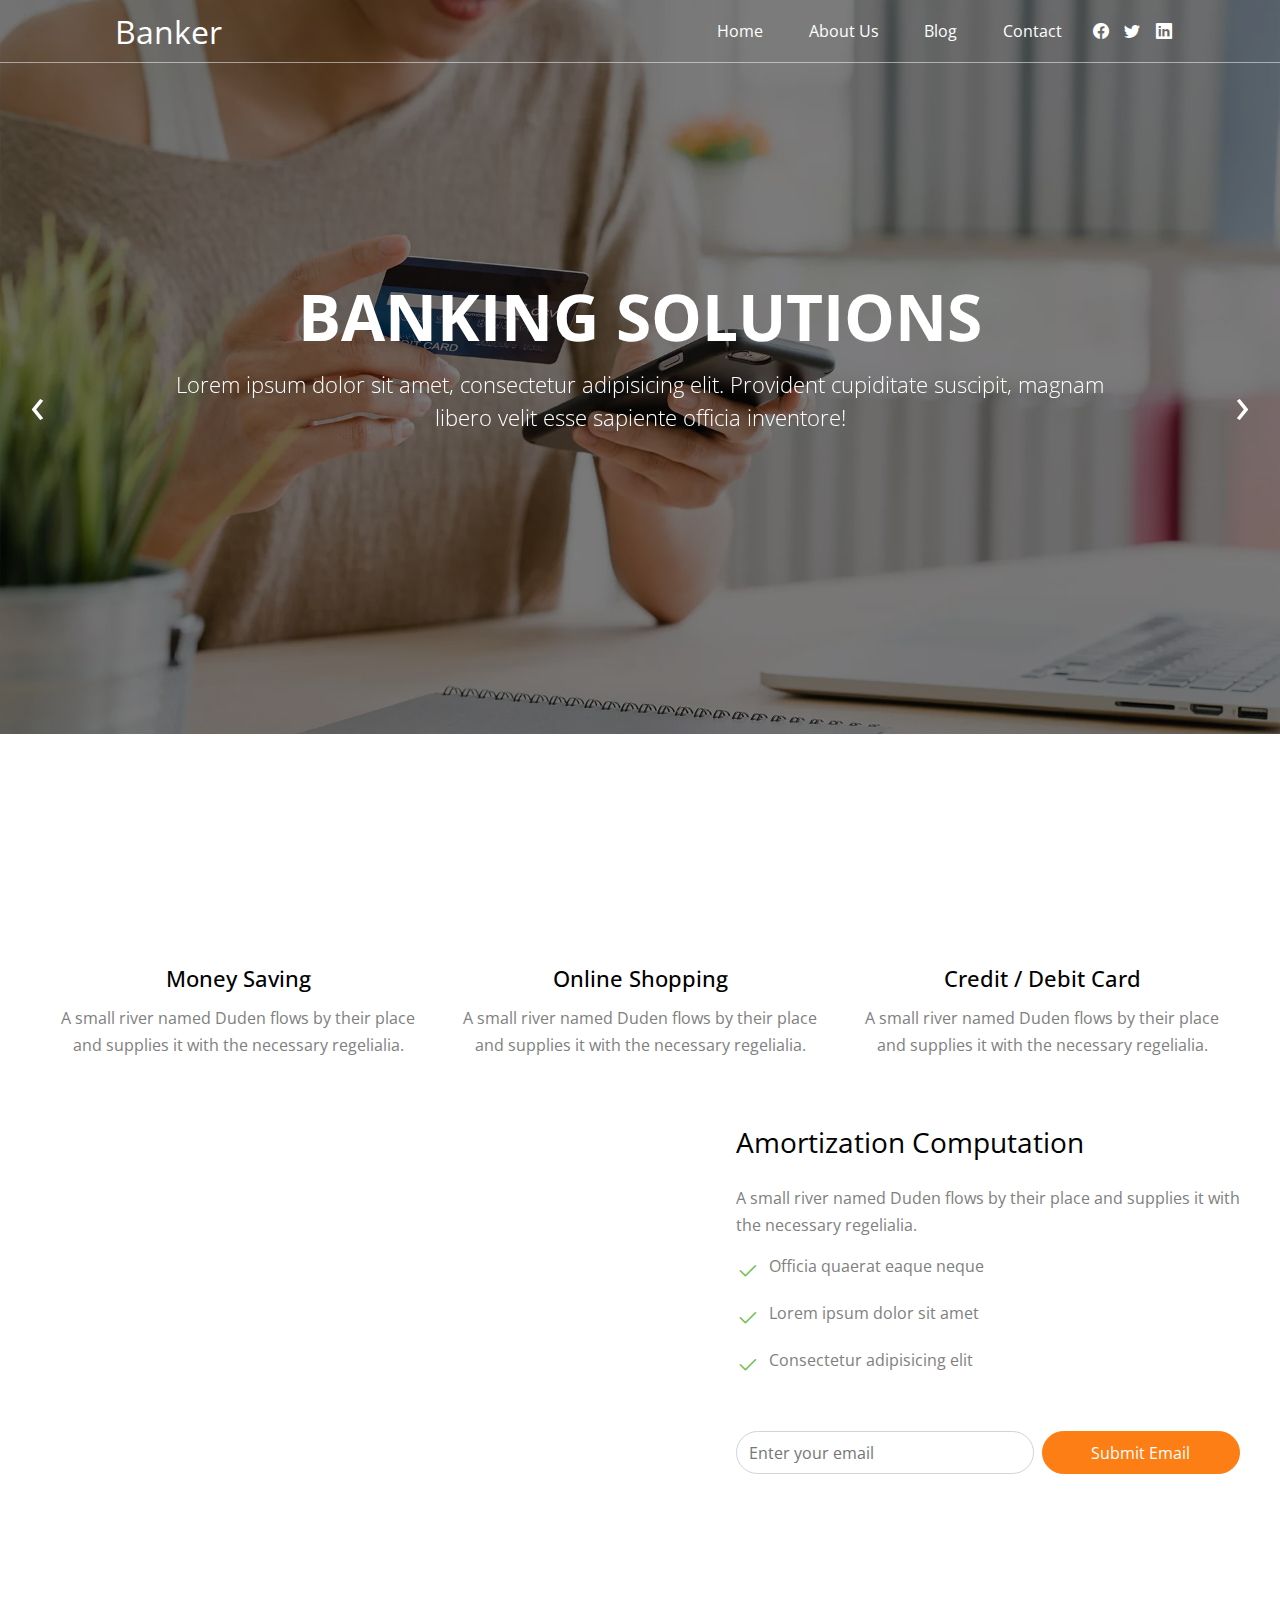
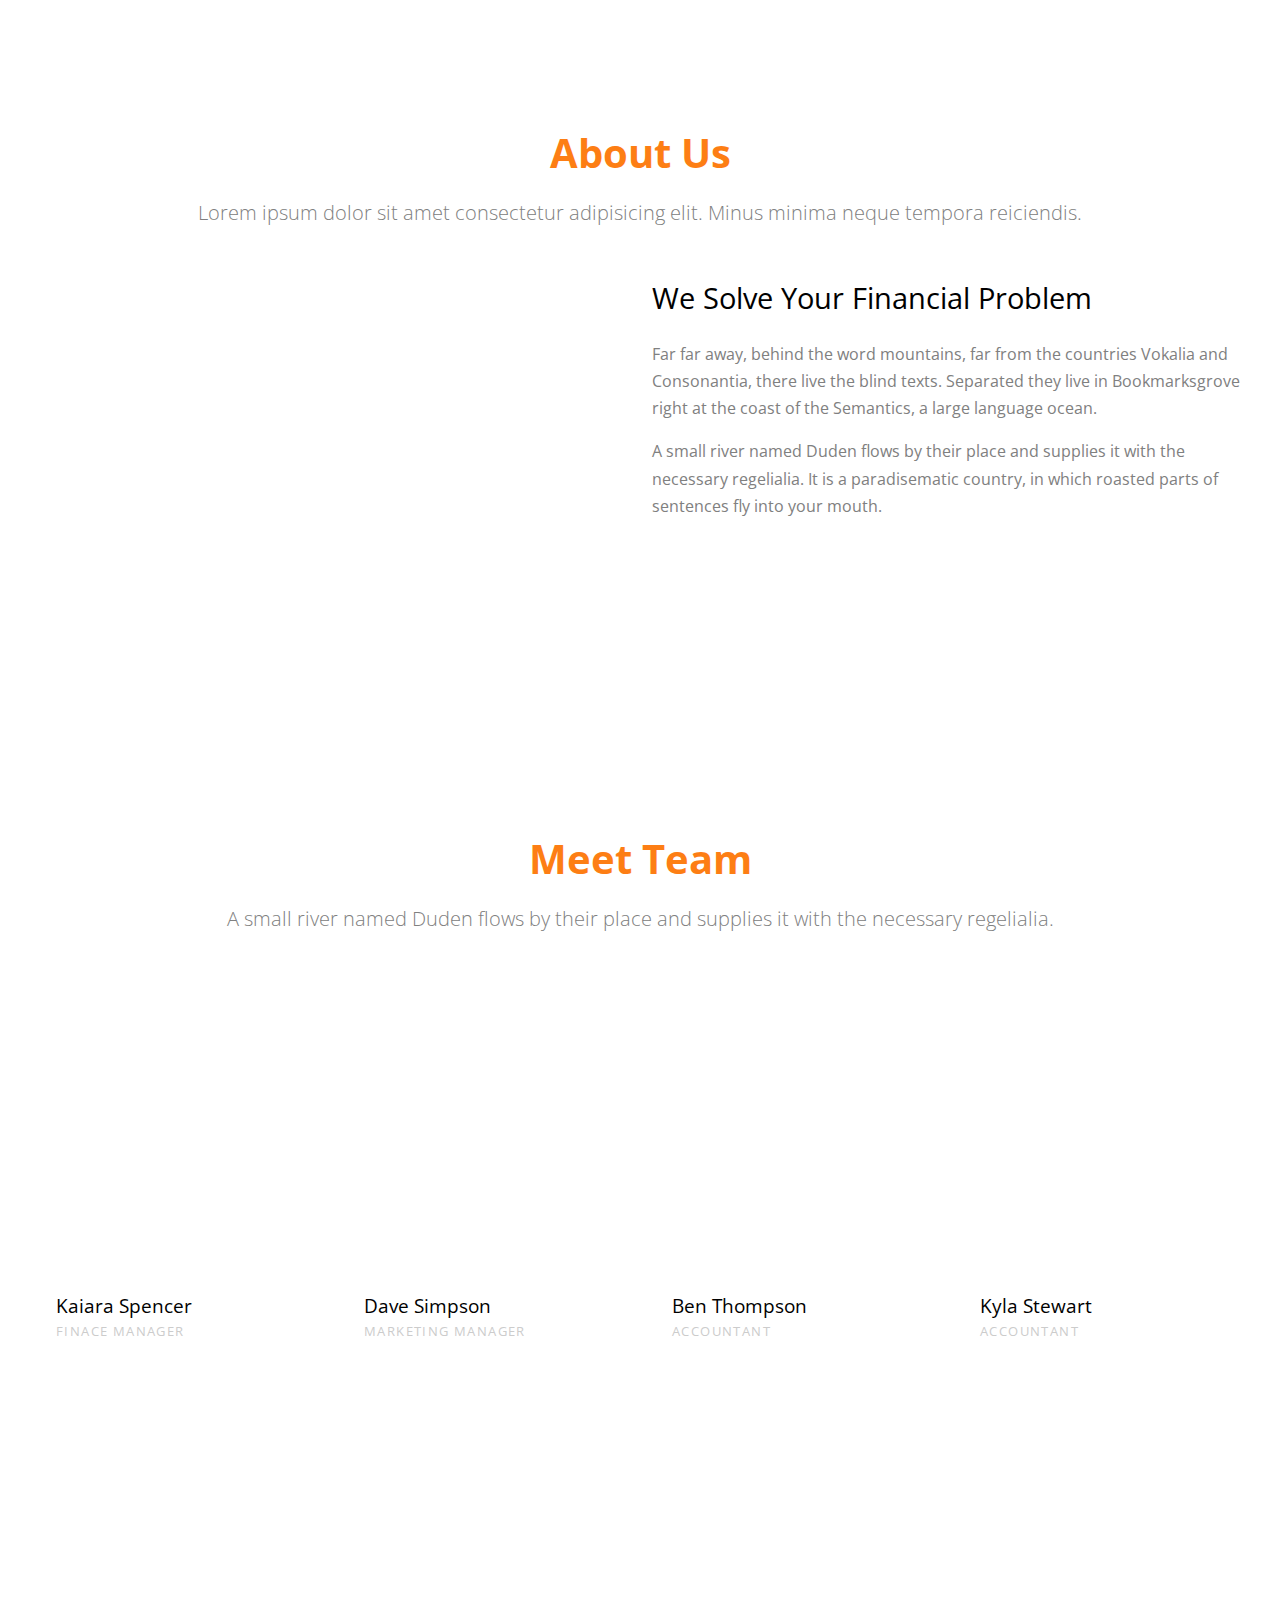
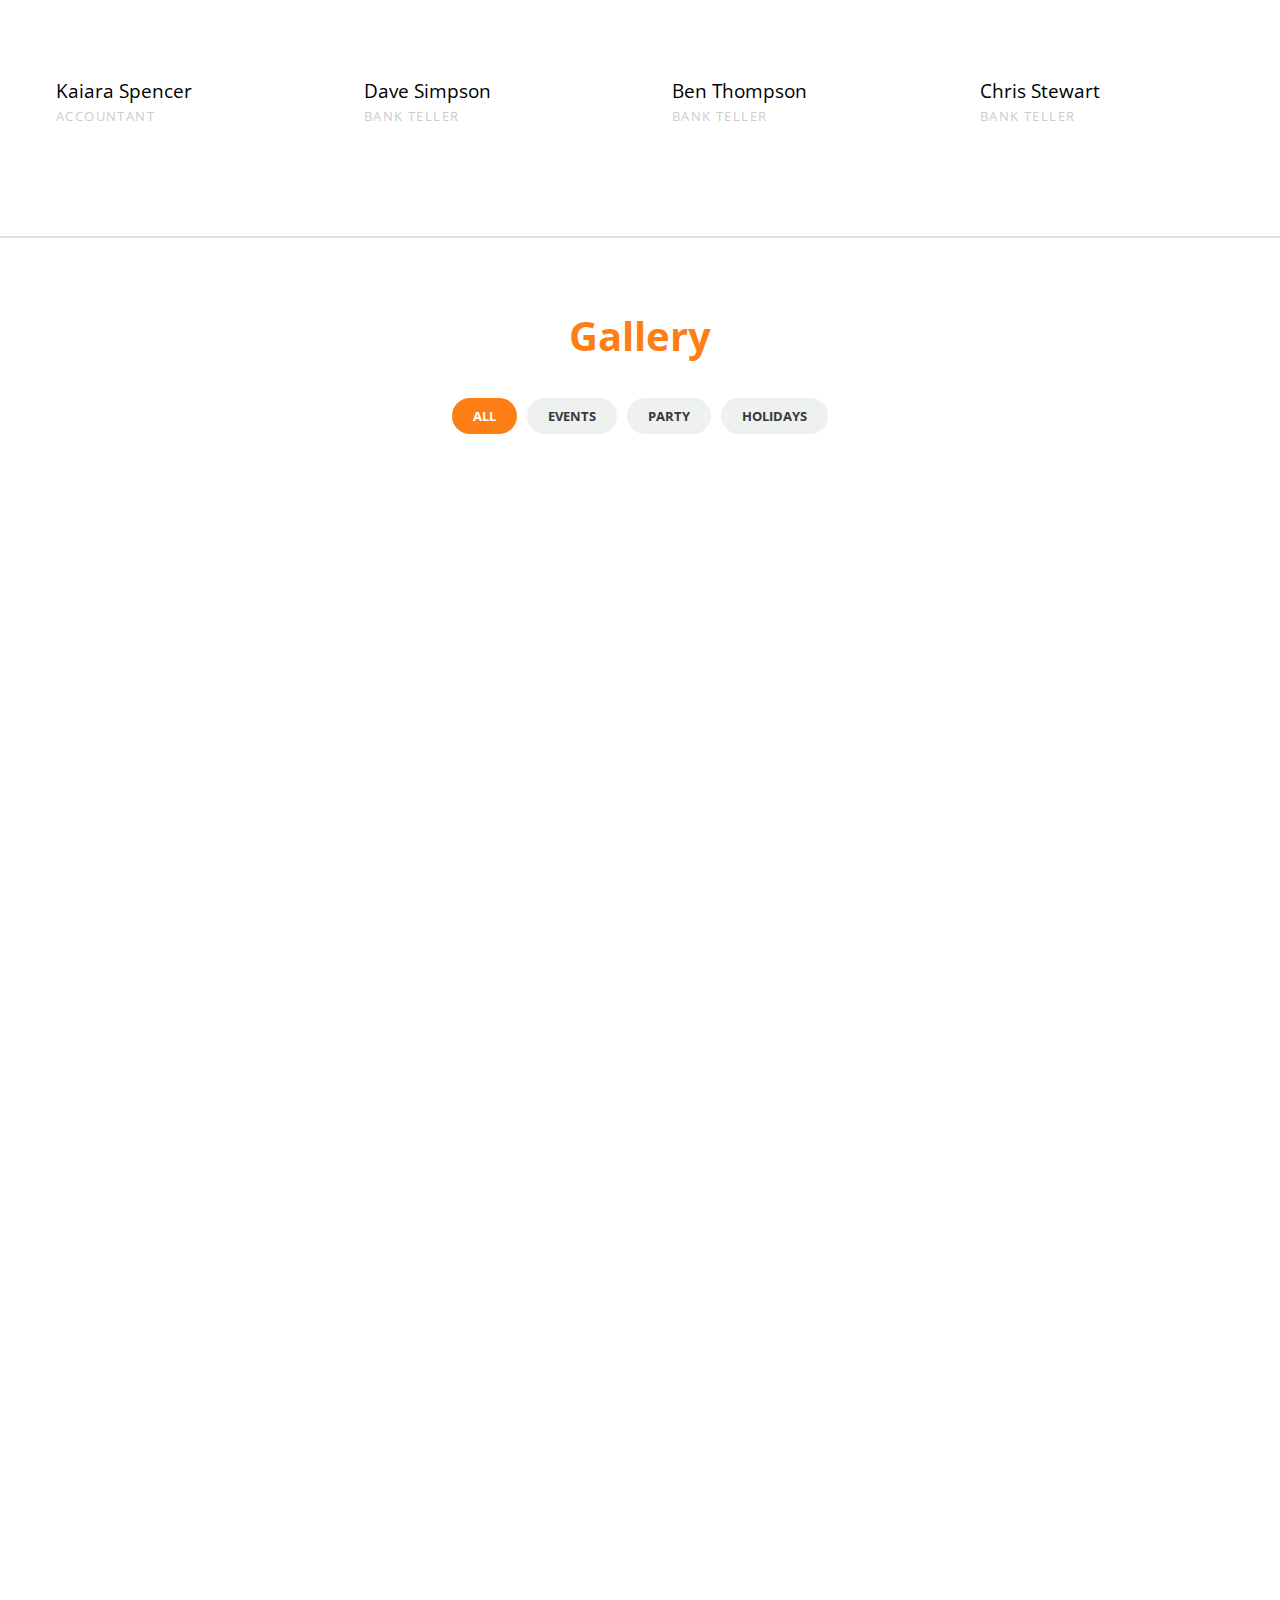
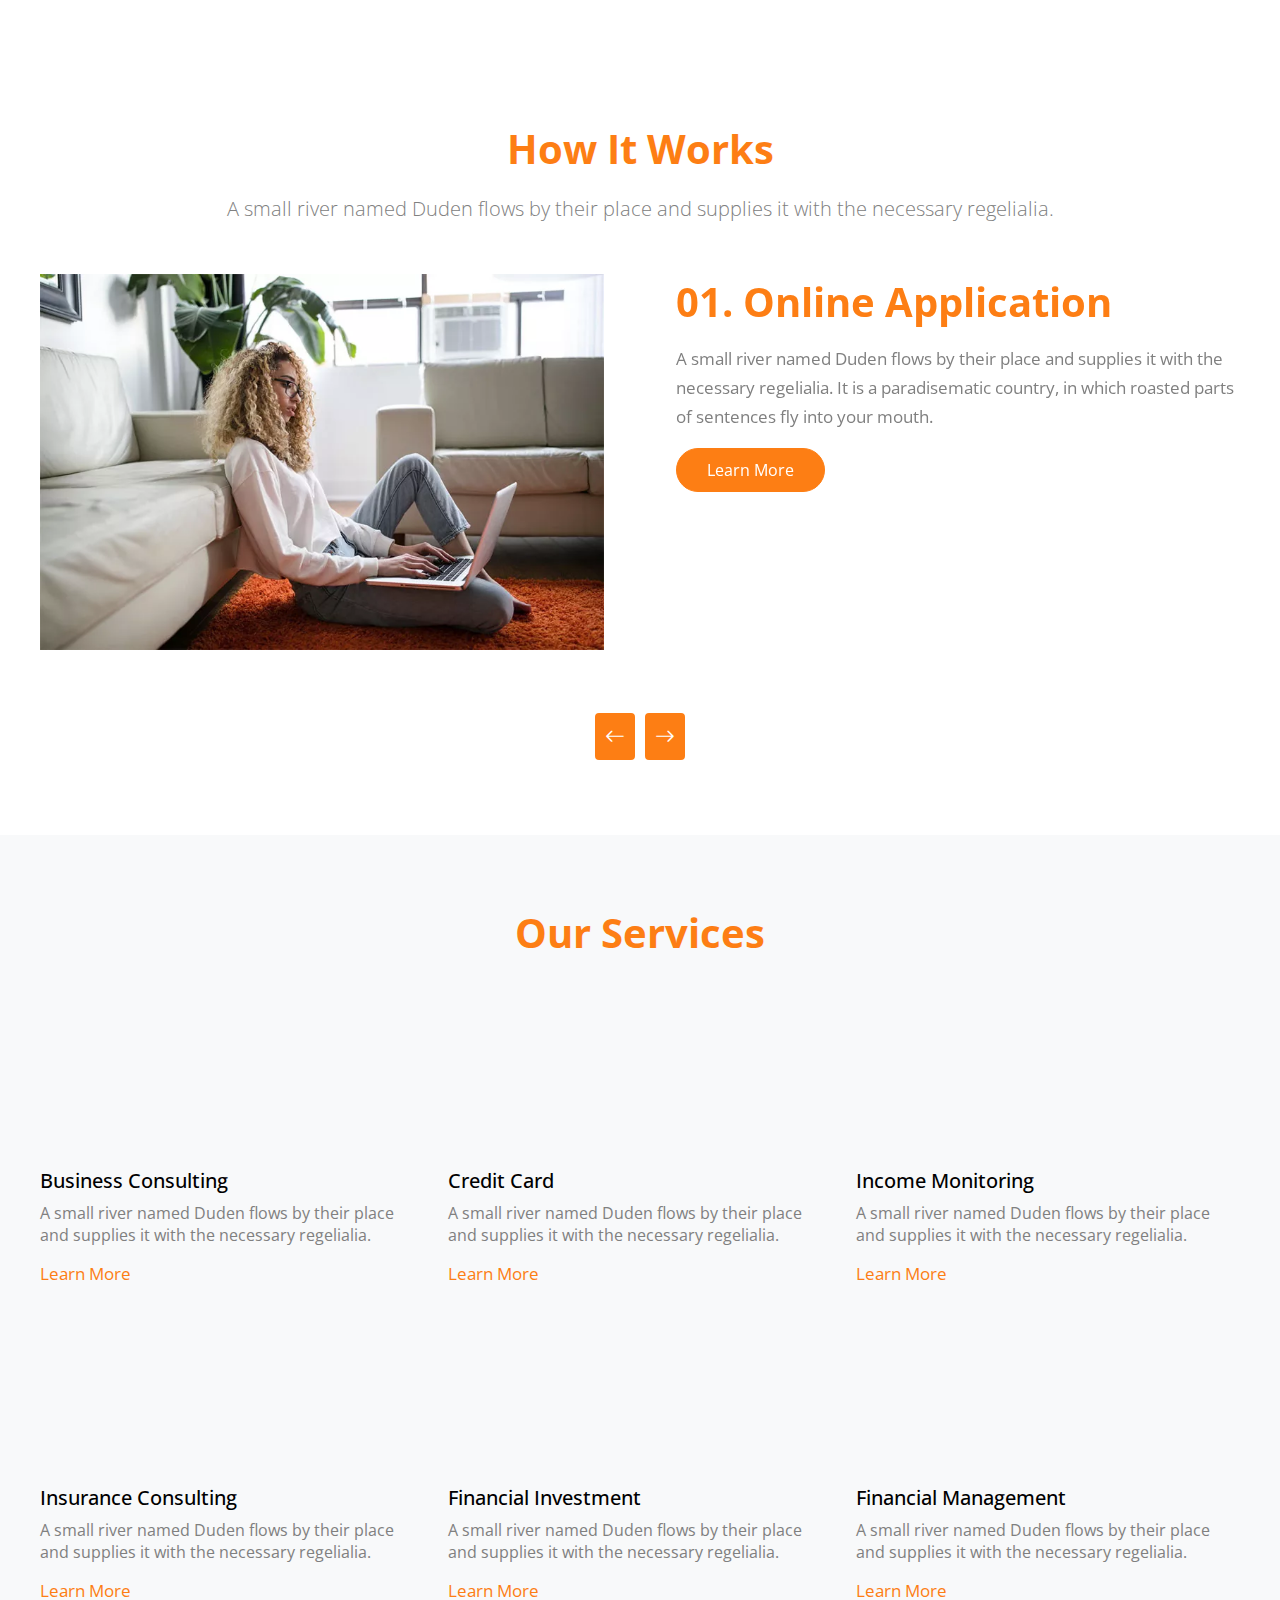
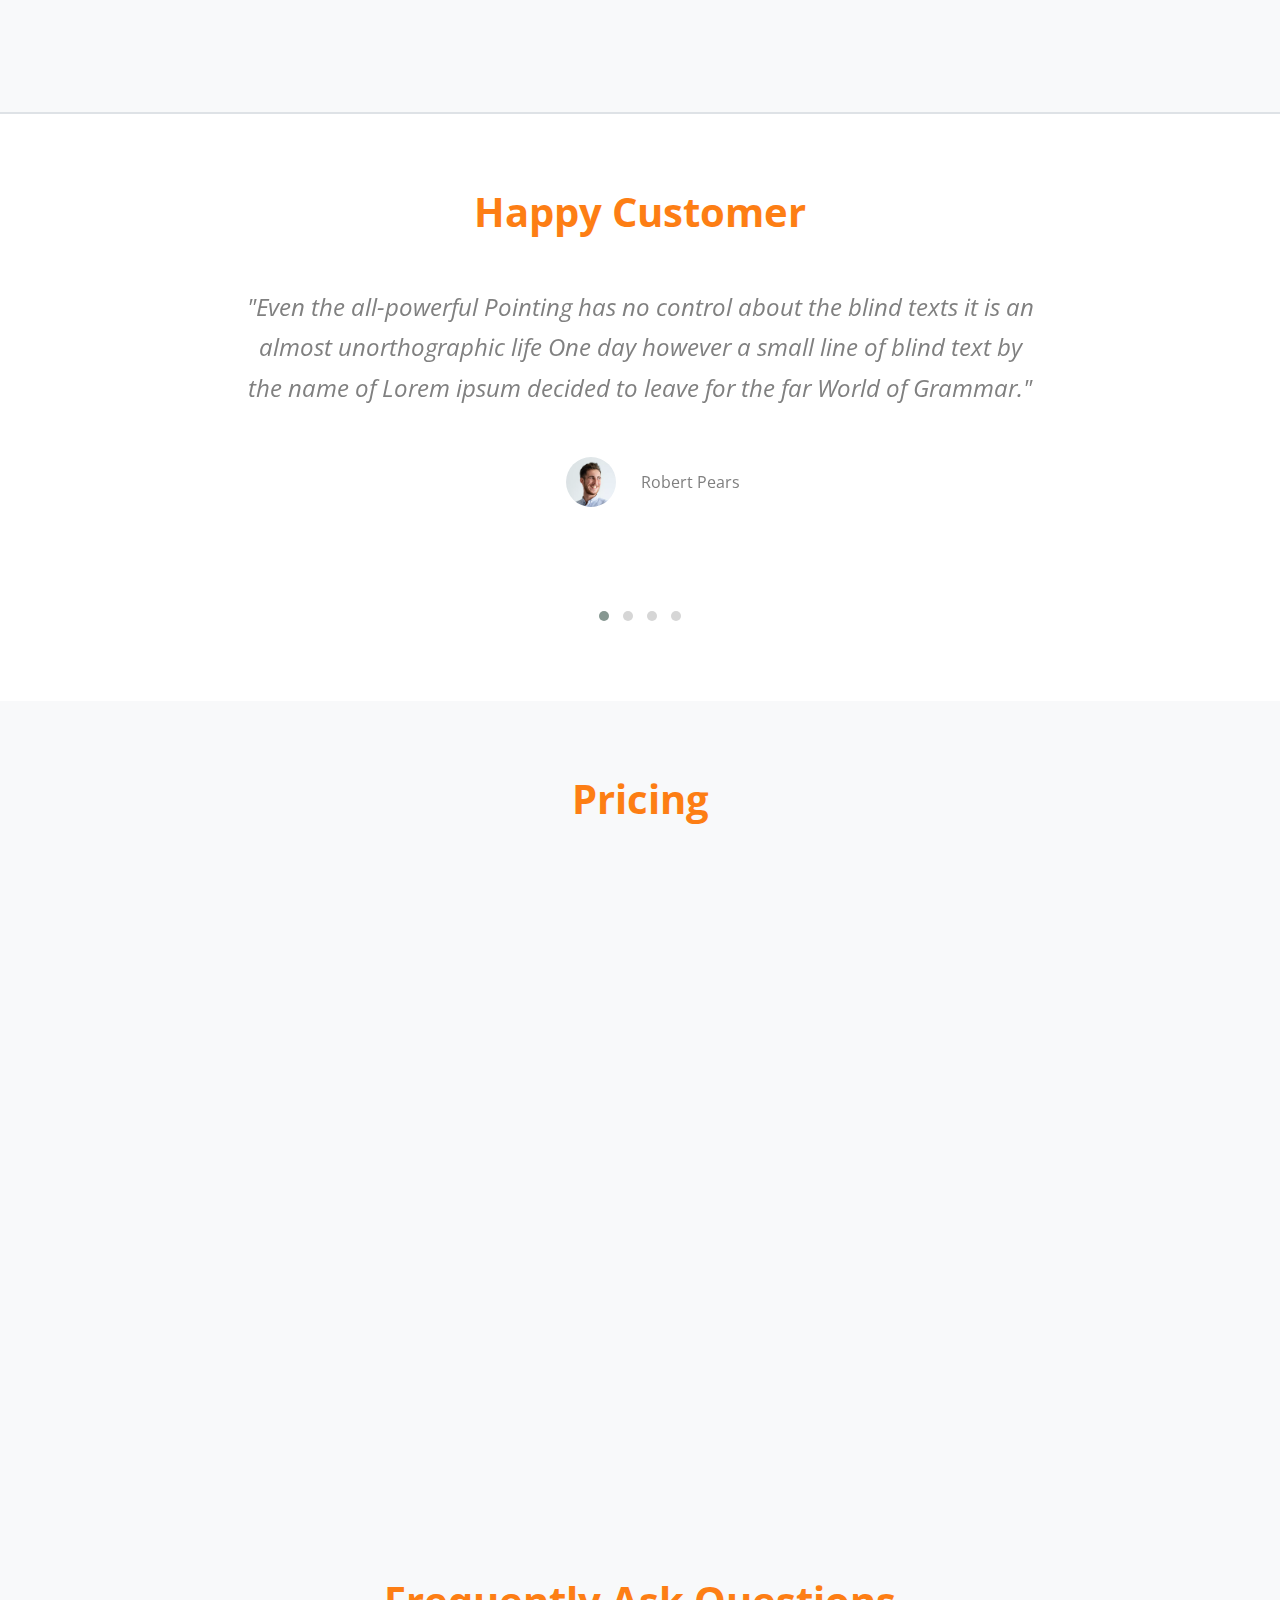
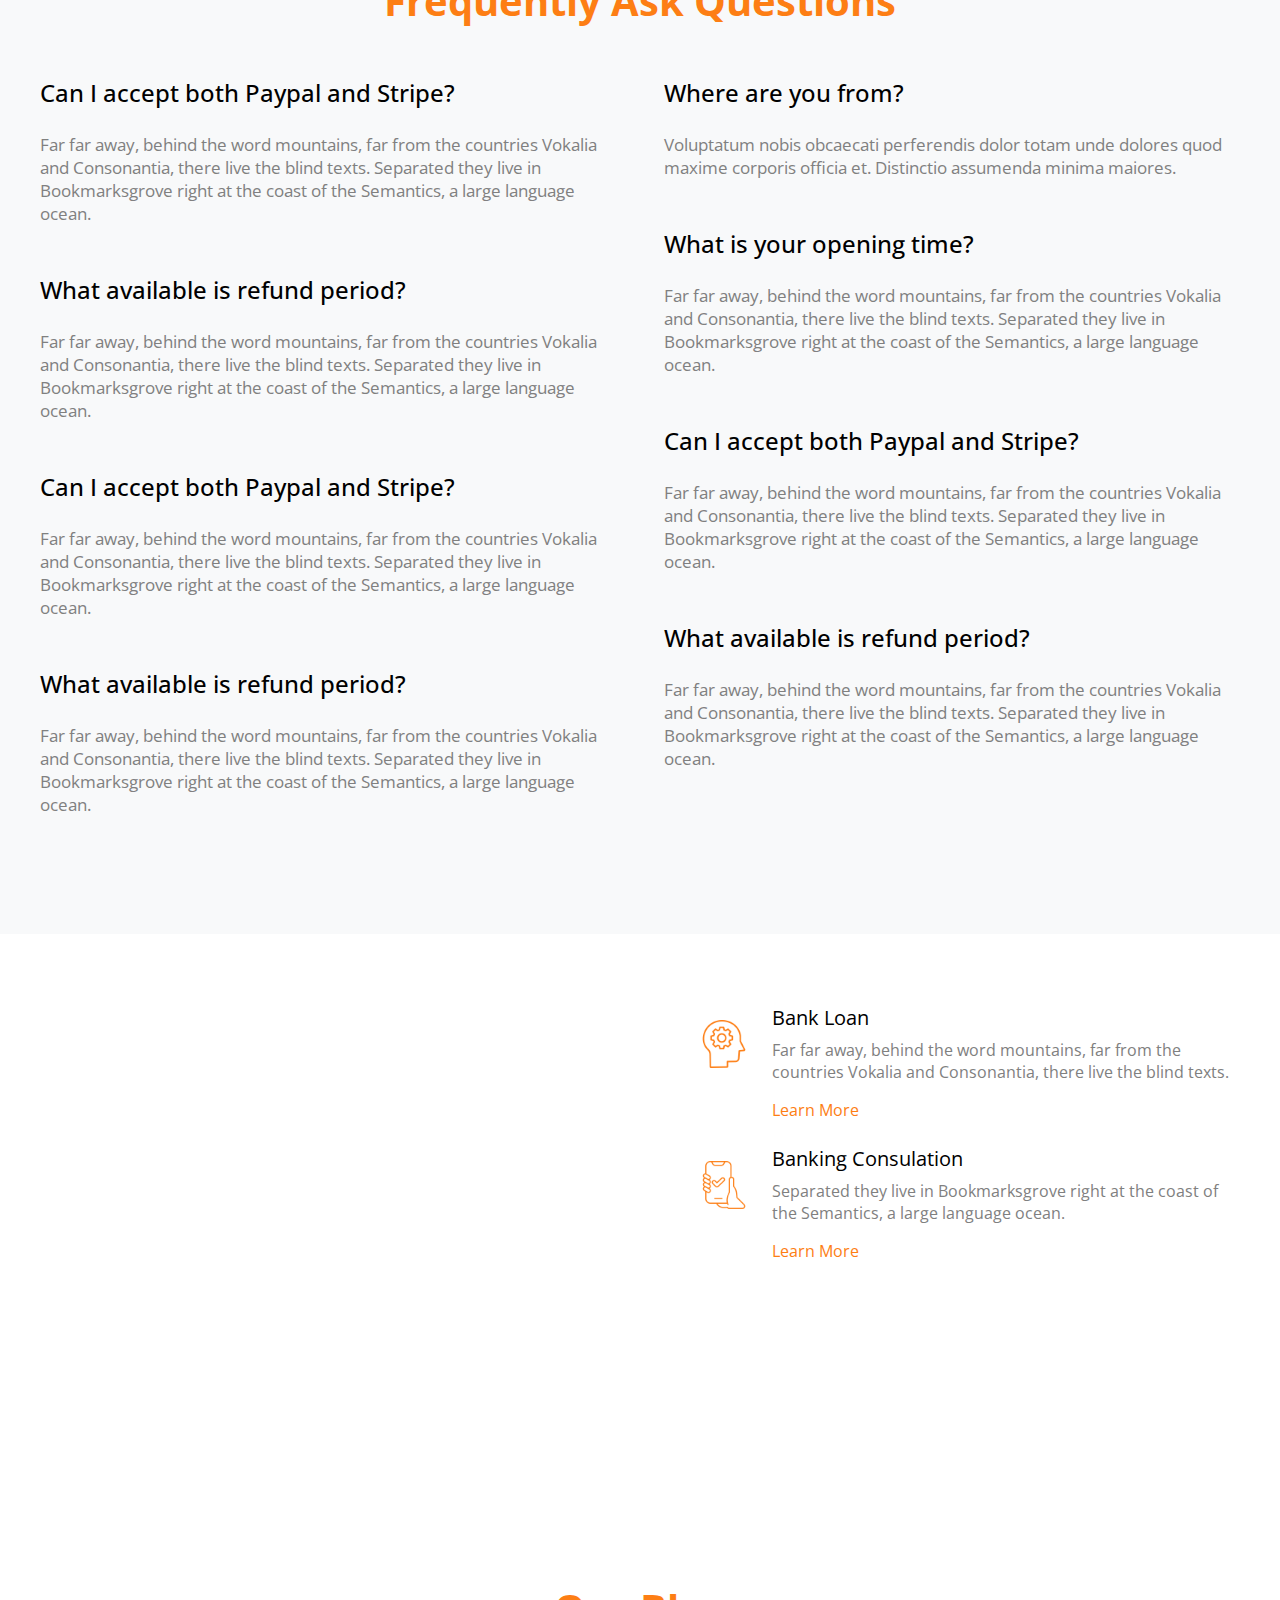
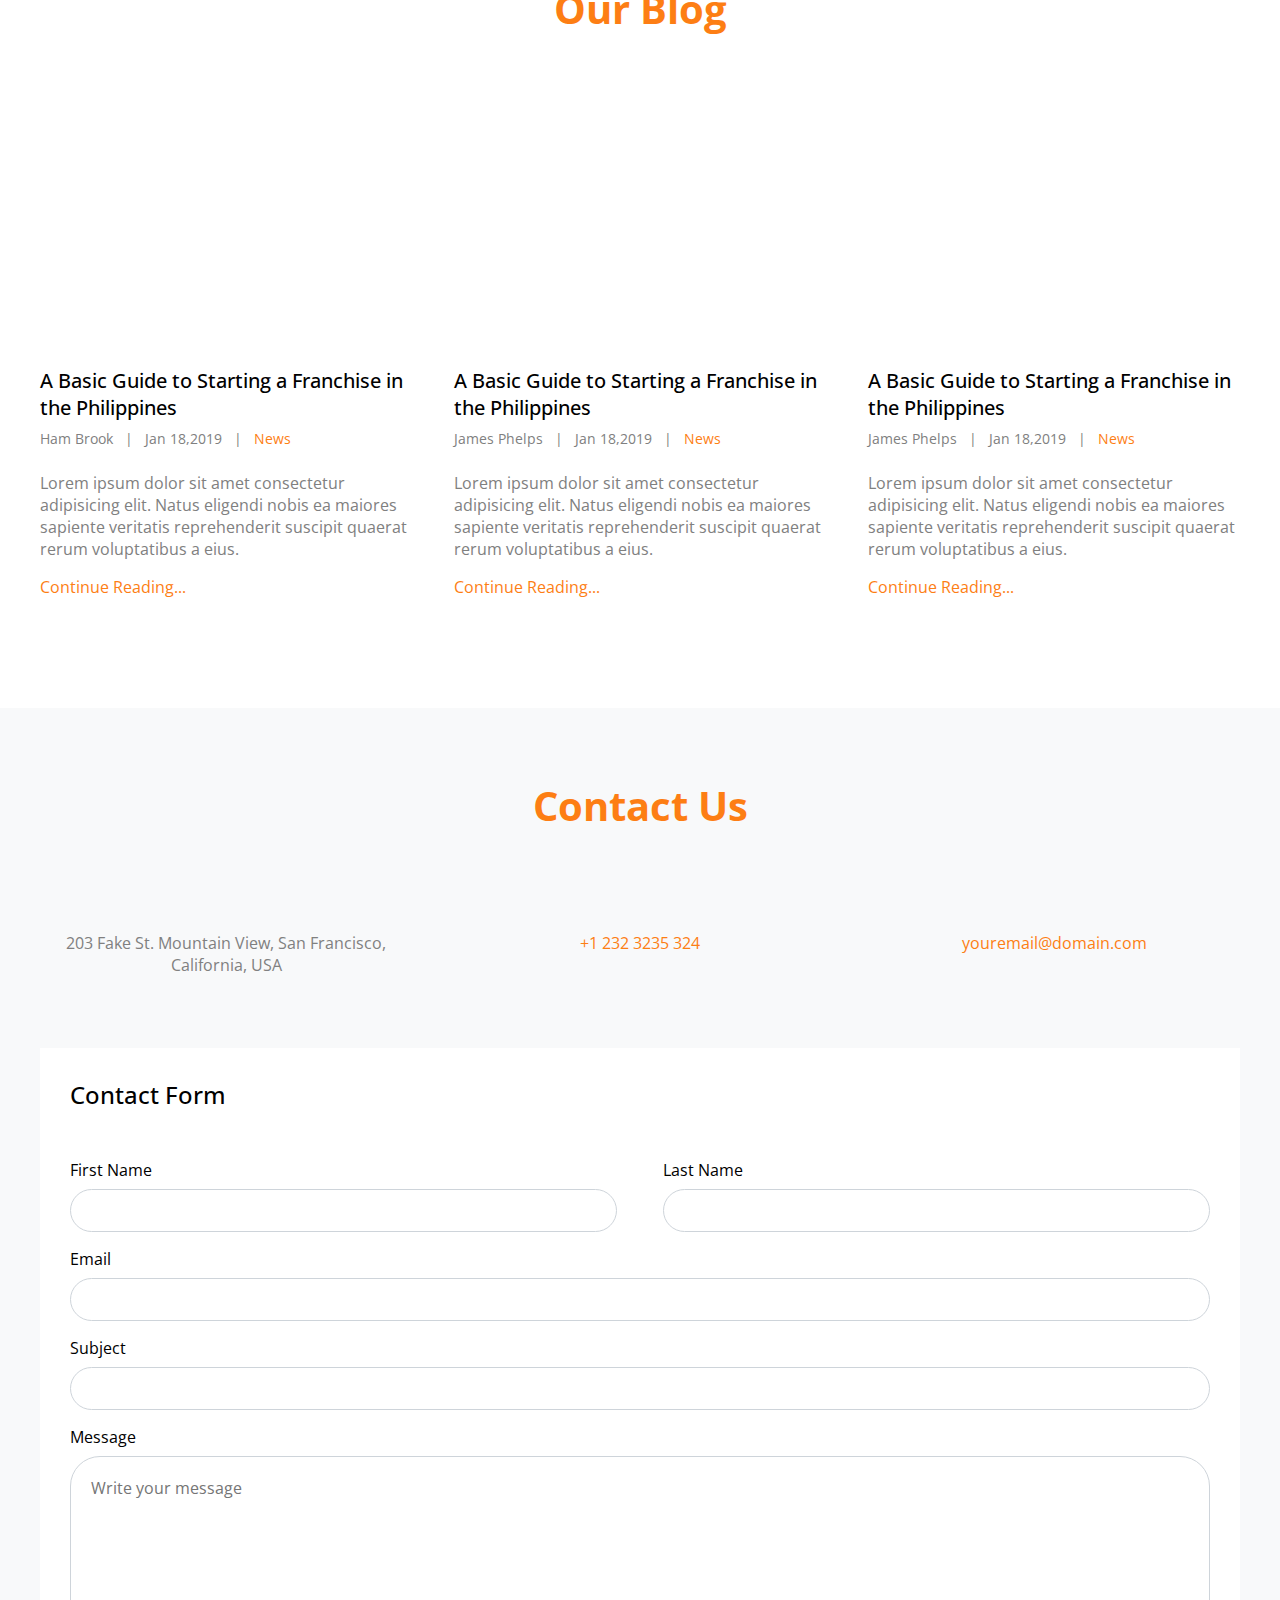
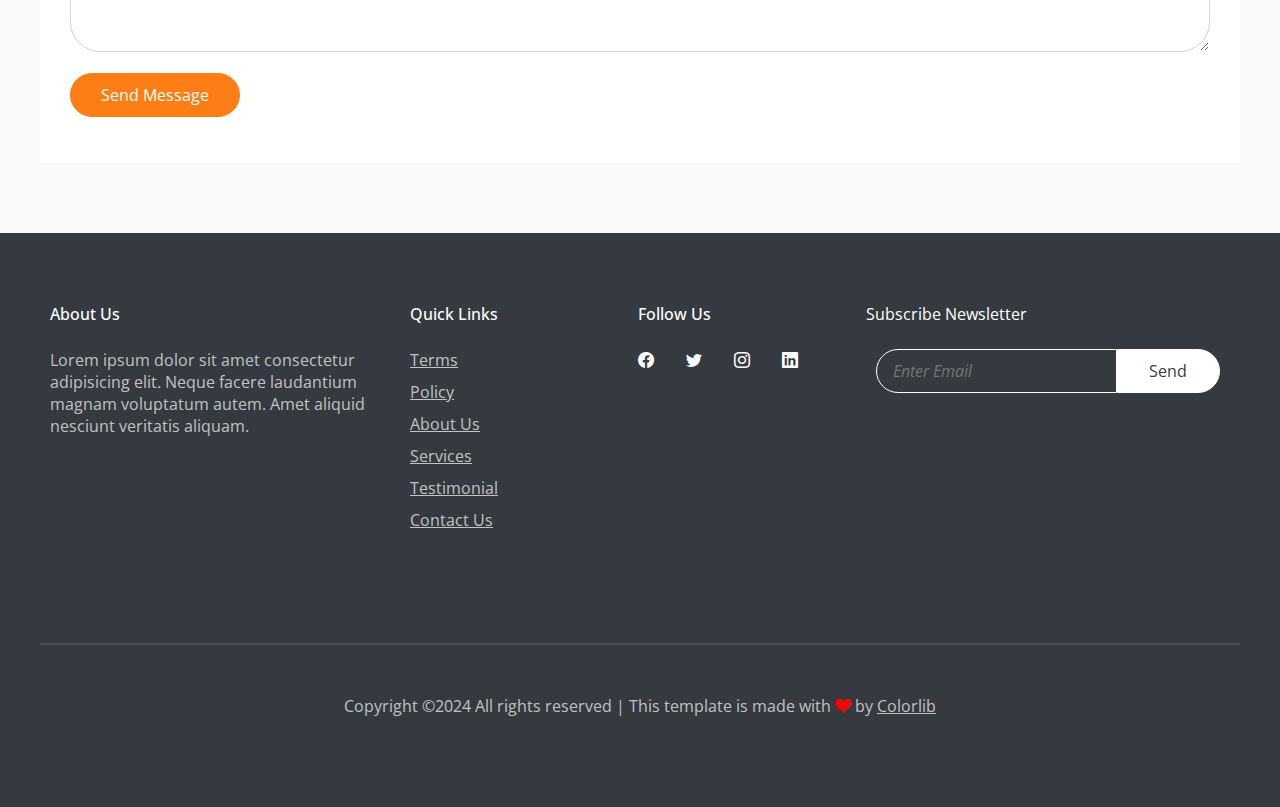
<file: Front_end/Bank/index.html>
<!DOCTYPE html>
<html lang="en">
  <head>
    <meta charset="UTF-8" />
    <meta name="viewport" content="width=device-width, initial-scale=1.0" />
    <title>Banker</title>
    <link rel="preconnect" href="https://fonts.googleapis.com" />
    <link rel="preconnect" href="https://fonts.gstatic.com" crossorigin />
    <link href="https://unpkg.com/aos@2.3.1/dist/aos.css" rel="stylesheet">
    <link rel="icon" type="image/x-icon" href="Images/illustration/favicon.ico"/>
    <link rel="stylesheet" href="https://cdnjs.cloudflare.com/ajax/libs/OwlCarousel2/2.3.4/assets/owl.carousel.min.css" integrity="sha512-tS3S5qG0BlhnQROyJXvNjeEM4UpMXHrQfTGmbQ1gKmelCxlSEBUaxhRBj/EFTzpbP4RVSrpEikbmdJobCvhE3g==" crossorigin="anonymous" referrerpolicy="no-referrer" />
    <link rel="stylesheet" href="https://cdnjs.cloudflare.com/ajax/libs/OwlCarousel2/2.3.4/assets/owl.theme.default.min.css" integrity="sha512-sMXtMNL1zRzolHYKEujM2AqCLUR9F2C4/05cdbxjjLSRvMQIciEPCQZo++nk7go3BtSuK9kfa/s+a4f4i5pLkw==" crossorigin="anonymous" referrerpolicy="no-referrer" />
    <link href="https://fonts.googleapis.com/css2?family=Open+Sans:ital,wght@0,300..800;1,300..800&display=swap" rel="stylesheet"/>
    <link rel="stylesheet" href="https://cdn.jsdelivr.net/npm/bootstrap-icons@1.11.3/font/bootstrap-icons.min.css"/>
    <link rel="stylesheet" href="CSS/style.css" />
  </head>
  <body>
    <section class="wrapper">
      <header class="header">
        <nav class="nav-mobile">
          <div class="logo">
            <a href="#">banker</a>
          </div>
          <div class="menu">
            <i class="bi bi-list"></i>
          </div>
        </nav>
        <nav class="nav-desktop">
          <div class="logo .logo1">
            <a href="#">banker</a>
          </div>
          <div class="main-menu">
            <ul>
              <li><a href="#">home</a></li>
              <li><a href="#">about us</a></li>
              <li><a href="#">blog</a></li>
              <li><a href="#">contact</a></li>
              <li>
                <a href="#" class="anchor"
                  ><i class="bi bi-facebook icon1"></i
                ></a>
              </li>
              <li>
                <a href="#" class="anchor"
                  ><i class="bi bi-twitter icon1"></i
                ></a>
              </li>
              <li>
                <a href="#" class="anchor"
                  ><i class="bi bi-linkedin icon1"></i
                ></a>
              </li>
            </ul>
          </div>
        </nav>

        <section class="owl-carousel owl-theme content">
          <div class="item content-div1">
            <div class="content-div1-inner">
              <h1 class="content-h1">banking solutions</h1>
              <p class="content-para">
                Lorem ipsum dolor sit amet, consectetur adipisicing elit.
                Provident cupiditate suscipit, magnam libero velit esse sapiente
                officia inventore!
              </p>
            </div>
          </div>
          <div class="item content-div1">
            <div class="content-div1-inner">
              <h1 class="content-h1">fanancing solutions</h1>
              <p class="content-para">
                Lorem ipsum dolor sit amet, consectetur adipisicing elit.
                Provident cupiditate suscipit, magnam libero velit esse sapiente
                officia inventore!
              </p>
            </div>
          </div>
          <div class="item content-div1">
            <div class="content-div1-inner">
              <h1 class="content-h1">saving account</h1>
              <p class="content-para">
                Lorem ipsum dolor sit amet, consectetur adipisicing elit.
                Provident cupiditate suscipit, magnam libero velit esse sapiente
                officia inventore!
              </p>
            </div>
          </div>
        </section>
      </header>
      <main>
        <section class="key-services">
          <div class="section-one">
            <div class="money-saving">
              <img src="Images/illustration/001-wallet.svg" alt="wallet" data-aos="flip-up"/>
              <h4>money saving</h4>
              <p>
                A small river named Duden flows by their place and supplies it
                with the necessary regelialia.
              </p>
            </div>
            <div class="money-saving">
              <img src="Images/illustration/004-cart.svg" alt="cart" data-aos="flip-up"/>
              <h4>online shopping</h4>
              <p>
                A small river named Duden flows by their place and supplies it
                with the necessary regelialia.
              </p>
            </div>
            <div class="money-saving">
              <img
                src="Images/illustration/006-credit-card.svg"
                alt="credit / debit card" data-aos="flip-up"
              />
              <h4>credit / debit card</h4>
              <p>
                A small river named Duden flows by their place and supplies it
                with the necessary regelialia.
              </p>
            </div>
          </div>

          <div class="section-two">
            <div class="section2-div1" data-aos="fade-right">
              <img src="Images/illustration/about_2.jpg.webp" alt="About" />
            </div>
            <div class="section2-div2">
              <h3>amortization computation</h3>
              <p>
                A small river named Duden flows by their place and supplies it
                with the necessary regelialia.
              </p>
              <span
                ><i class="bi bi-check2"></i>Officia quaerat eaque neque</span
              >
              <span
                ><i class="bi bi-check2"></i>Lorem ipsum dolor sit amet</span
              >
              <span
                ><i class="bi bi-check2"></i>Consectetur adipisicing elit</span
              >

              <form action="">
                <input type="email" placeholder="Enter your email" />
                <a href="#">submit email</a>
              </form>
            </div>
          </div>
        </section>

        <section class="about">
          <div class="section-three">
            <div class="about-us-div">
              <h2 class="heading">about us</h2>
              <p class="para">
                Lorem ipsum dolor sit amet consectetur adipisicing elit. Minus
                minima neque tempora reiciendis.
              </p>
            </div>
            <div class="figure-outer">
              <div class="about-fig">
                <img
                  src="Images/illustration/hero_1.jpg.webp"
                  alt="girl photo" data-aos="fade-right"
                />
              </div>
              <div class="figure-caption">
                <h3>We Solve Your Financial Problem</h3>
                <p class="para1">
                  Far far away, behind the word mountains, far from the
                  countries Vokalia and Consonantia, there live the blind texts.
                  Separated they live in Bookmarksgrove right at the coast of
                  the Semantics, a large language ocean.
                </p>
                <p class="para1">
                  A small river named Duden flows by their place and supplies it
                  with the necessary regelialia. It is a paradisematic country,
                  in which roasted parts of sentences fly into your mouth.
                </p>
              </div>
            </div>
          </div>

          <div class="section-four">
            <div class="members-intro">
              <h2 class="heading">meet team</h2>
              <p class="para">
                A small river named Duden flows by their place and supplies it
                with the necessary regelialia.
              </p>
            </div>
            <div class="figures-div">
              <figure class="team-photos">
                <div class="member-div1">
                  <div class="employee-div">
                    <img
                      src="Images/illustration/person_5.jpg.webp"
                      alt="kaiara spencer"
                      class="employee-img" data-aos="zoom-in-up"
                    />
                    <div class="social">
                      <div class="social-inner">
                        <ul class="social-ul">
                          <li class="social-li">
                            <a href="#"><i class="bi bi-facebook"></i></a>
                          </li>
                          <li class="social-li">
                            <a href="#">
                              <i class="bi bi-twitter"></i>
                            </a>
                          </li>
                          <li class="social-li">
                            <a href="#"><i class="bi bi-linkedin"></i></a>
                          </li>
                          <li class="social-li">
                            <a href="#">
                              <i class="bi bi-instagram"></i>
                            </a>
                          </li>
                        </ul>
                      </div>
                    </div>
                  </div>
                </div>
                <figcaption>
                  <h5>kaiara spencer</h5>
                  <span>finace manager</span>
                </figcaption>
              </figure>
              <figure class="team-photos">
                <div class="member-div1">
                  <div class="employee-div">
                    <img
                      src="Images/illustration/person_6.jpg.webp"
                      alt="dave simpson"
                      class="employee-img" data-aos="zoom-in-up"
                    />
                    <div class="social">
                      <ul class="social-ul">
                        <li class="social-li">
                          <a href="#"><i class="bi bi-facebook"></i></a>
                        </li>
                        <li class="social-li">
                          <a href="#">
                            <i class="bi bi-twitter"></i>
                          </a>
                        </li>
                        <li class="social-li">
                          <a href="#"><i class="bi bi-linkedin"></i></a>
                        </li>
                        <li class="social-li">
                          <a href="#">
                            <i class="bi bi-instagram"></i>
                          </a>
                        </li>
                      </ul>
                    </div>
                  </div>
                </div>
                <figcaption>
                  <h5>dave simpson</h5>
                  <span>marketing manager</span>
                </figcaption>
              </figure>
              <figure class="team-photos">
                <div class="member-div1">
                  <div class="employee-div">
                    <img
                      src="Images/illustration/person_7.jpg.webp"
                      alt="ben thompson"
                      class="employee-img" data-aos="zoom-in-up"
                    />
                    <div class="social">
                      <ul class="social-ul">
                        <li class="social-li">
                          <a href="#"><i class="bi bi-facebook"></i></a>
                        </li>
                        <li class="social-li">
                          <a href="#">
                            <i class="bi bi-twitter"></i>
                          </a>
                        </li>
                        <li class="social-li">
                          <a href="#"><i class="bi bi-linkedin"></i></a>
                        </li>
                        <li class="social-li">
                          <a href="#">
                            <i class="bi bi-instagram"></i>
                          </a>
                        </li>
                      </ul>
                    </div>
                  </div>
                </div>
                <figcaption>
                  <h5>ben thompson</h5>
                  <span>accountant</span>
                </figcaption>
              </figure>
              <figure class="team-photos">
                <div class="member-div1">
                  <div class="employee-div">
                    <img
                      src="Images/illustration/person_8.jpg.webp"
                      alt="kyla stewart"
                      class="employee-img" data-aos="zoom-in-up"
                    />
                    <div class="social">
                      <ul class="social-ul">
                        <li class="social-li">
                          <a href="#"><i class="bi bi-facebook"></i></a>
                        </li>
                        <li class="social-li">
                          <a href="#">
                            <i class="bi bi-twitter"></i>
                          </a>
                        </li>
                        <li class="social-li">
                          <a href="#"><i class="bi bi-linkedin"></i></a>
                        </li>
                        <li class="social-li">
                          <a href="#">
                            <i class="bi bi-instagram"></i>
                          </a>
                        </li>
                      </ul>
                    </div>
                  </div>
                </div>
                <figcaption>
                  <h5>kyla stewart</h5>
                  <span>accountant</span>
                </figcaption>
              </figure>
              <figure class="team-photos">
                <div class="member-div1">
                  <div class="employee-div">
                    <img
                      src="Images/illustration/person_1.jpg.webp"
                      alt="kaiara spencer"
                      class="employee-img" data-aos="zoom-in-up"
                    />
                    <div class="social">
                      <ul class="social-ul">
                        <li class="social-li">
                          <a href="#"><i class="bi bi-facebook"></i></a>
                        </li>
                        <li class="social-li">
                          <a href="#">
                            <i class="bi bi-twitter"></i>
                          </a>
                        </li>
                        <li class="social-li">
                          <a href="#"><i class="bi bi-linkedin"></i></a>
                        </li>
                        <li class="social-li">
                          <a href="#">
                            <i class="bi bi-instagram"></i>
                          </a>
                        </li>
                      </ul>
                    </div>
                  </div>
                </div>
                <figcaption>
                  <h5>kaiara spencer</h5>
                  <span>accountant</span>
                </figcaption>
              </figure>
              <figure class="team-photos">
                <div class="member-div1">
                  <div class="employee-div">
                    <img
                      src="Images/illustration/person_2.jpg.webp"
                      alt="dave simpson"
                      class="employee-img" data-aos="zoom-in-up"
                    />
                    <div class="social">
                      <ul class="social-ul">
                        <li class="social-li">
                          <a href="#"><i class="bi bi-facebook"></i></a>
                        </li>
                        <li class="social-li">
                          <a href="#">
                            <i class="bi bi-twitter"></i>
                          </a>
                        </li>
                        <li class="social-li">
                          <a href="#"><i class="bi bi-linkedin"></i></a>
                        </li>
                        <li class="social-li">
                          <a href="#">
                            <i class="bi bi-instagram"></i>
                          </a>
                        </li>
                      </ul>
                    </div>
                  </div>
                </div>
                <figcaption>
                  <h5>dave simpson</h5>
                  <span>bank teller</span>
                </figcaption>
              </figure>
              <figure class="team-photos">
                <div class="member-div1">
                  <div class="employee-div">
                    <img
                      src="Images/illustration/person_3.jpg.webp"
                      alt="ben thompson"
                      class="employee-img" data-aos="zoom-in-up"
                    />
                    <div class="social">
                      <ul class="social-ul">
                        <li class="social-li">
                          <a href="#"><i class="bi bi-facebook"></i></a>
                        </li>
                        <li class="social-li">
                          <a href="#">
                            <i class="bi bi-twitter"></i>
                          </a>
                        </li>
                        <li class="social-li">
                          <a href="#"><i class="bi bi-linkedin"></i></a>
                        </li>
                        <li class="social-li">
                          <a href="#">
                            <i class="bi bi-instagram"></i>
                          </a>
                        </li>
                      </ul>
                    </div>
                  </div>
                </div>
                <figcaption>
                  <h5>ben thompson</h5>
                  <span>bank teller</span>
                </figcaption>
              </figure>
              <figure class="team-photos">
                <div class="member-div1">
                  <div class="employee-div">
                    <img
                      src="Images/illustration/person_4.jpg.webp"
                      alt="dave simpson"
                      class="employee-img" data-aos="zoom-in-up"
                    />
                    <div class="social">
                      <ul class="social-ul">
                        <li class="social-li">
                          <a href="#"><i class="bi bi-facebook"></i></a>
                        </li>
                        <li class="social-li">
                          <a href="#">
                            <i class="bi bi-twitter"></i>
                          </a>
                        </li>
                        <li class="social-li">
                          <a href="#"><i class="bi bi-linkedin"></i></a>
                        </li>
                        <li class="social-li">
                          <a href="#">
                            <i class="bi bi-instagram"></i>
                          </a>
                        </li>
                      </ul>
                    </div>
                  </div>
                </div>
                <figcaption>
                  <h5>chris stewart</h5>
                  <span>bank teller</span>
                </figcaption>
              </figure>
            </div>
          </div>
        </section>

        <section class="gallery">
          <h2 class="heading">gallery</h2>
          <div class="buttons-div">
            <button>all</button>
            <button>events</button>
            <button>party</button>
            <button>holidays</button>
          </div>
          <div class="images-div">
            <div class="images-outer">
              <img
                class="images"
                src="Images/illustration/about_2.jpg.webp"
                alt="Image" data-aos="zoom-in-up"
              />
              <div class="search-div">
                <div class="search-div-inner">
                  <i class="bi bi-search"></i>
                </div>
              </div>
            </div>
            <div class="images-outer">
              <img
                class="images"
                src="Images/illustration/img_2.jpg.webp"
                alt="Image" data-aos="zoom-in-up"
              />
              <div class="search-div">
                <div class="search-div-inner">
                  <i class="bi bi-search"></i>
                </div>
              </div>
            </div>
            <div class="images-outer">
              <img
                class="images"
                src="Images/illustration/img_3.jpg.webp"
                alt="Image" data-aos="zoom-in-up"
              />
              <div class="search-div">
                <div class="search-div-inner">
                  <i class="bi bi-search"></i>
                </div>
              </div>
            </div>
            <div class="images-outer">
              <img
                class="images"
                src="Images/illustration/img_4.jpg.webp"
                alt="Image" data-aos="zoom-in-up"
              />
              <div class="search-div">
                <div class="search-div-inner">
                  <i class="bi bi-search"></i>
                </div>
              </div>
            </div>
            <div class="images-outer">
              <img
                class="images"
                src="Images/illustration/img_5.jpg.webp"
                alt="Image" data-aos="zoom-in-up"
              />
              <div class="search-div">
                <div class="search-div-inner">
                  <i class="bi bi-search"></i>
                </div>
              </div>
            </div>
            <div class="images-outer">
              <img
                class="images"
                src="Images/illustration/about_2.jpg.webp"
                alt="Image" data-aos="zoom-in-up"
              />
              <div class="search-div">
                <div class="search-div-inner">
                  <i class="bi bi-search"></i>
                </div>
              </div>
            </div>
            <div class="images-outer">
              <img
                class="images"
                src="Images/illustration/img_2.jpg.webp"
                alt="Image" data-aos="zoom-in-up"
              />
              <div class="search-div">
                <div class="search-div-inner">
                  <i class="bi bi-search"></i>
                </div>
              </div>
            </div>
            <div class="images-outer">
              <img
                class="images"
                src="Images/illustration/img_3.jpg.webp"
                alt="Image" data-aos="zoom-in-up"
              />
              <div class="search-div">
                <div class="search-div-inner">
                  <i class="bi bi-search"></i>
                </div>
              </div>
            </div>
            <div class="images-outer">
              <img
                class="images"
                src="Images/illustration/img_4.jpg.webp"
                alt="Image" data-aos="zoom-in-up"
              />
              <div class="search-div">
                <div class="search-div-inner">
                  <i class="bi bi-search"></i>
                </div>
              </div>
            </div>
            <div class="images-outer">
              <img
                class="images"
                src="Images/illustration/img_5.jpg.webp"
                alt="Image" data-aos="zoom-in-up"
              />
              <div class="search-div">
                <div class="search-div-inner">
                  <i class="bi bi-search"></i>
                </div>
              </div>
            </div>
            <div class="images-outer">
              <img
                class="images"
                src="Images/illustration/about_2.jpg.webp"
                alt="Image" data-aos="zoom-in-up"
              />
              <div class="search-div">
                <div class="search-div-inner">
                  <i class="bi bi-search"></i>
                </div>
              </div>
            </div>
            <div class="images-outer">
              <img
                class="images"
                src="Images/illustration/img_2.jpg.webp"
                alt="Image" data-aos="zoom-in-up"
              />
              <div class="search-div">
                <div class="search-div-inner">
                  <i class="bi bi-search"></i>
                </div>
              </div>
            </div>
          </div>
        </section>

        <section class="working">
          <div class="working-div">
            <h2 class="heading">how it works</h2>
            <p class="para">
              A small river named Duden flows by their place and supplies it
              with the necessary regelialia.
            </p>
          </div>
          <div class="owl-carousel owl-theme figure-slider">
            <div class="item fig-outer">
              <div class="fig-image">
                <img
                  class="images1"
                  src="Images/illustration/slide_1.jpg.webp"
                  alt="slide"
                />
              </div>
              <div class="caption">
                <h2 class="heading">01. online application</h2>
                <p class="para2">
                  A small river named Duden flows by their place and supplies it
                  with the necessary regelialia. It is a paradisematic country, in
                  which roasted parts of sentences fly into your mouth.
                </p>
                <a href="#">learn more</a>
              </div>
            </div>
            <div class="item fig-outer">
              <div class="fig-image">
                <img
                  class="images1"
                  src="Images/illustration/slide_2.jpg.webp"
                  alt="slide" 
                />
              </div>
              <div class="caption">
                <h2 class="heading">02. get an approval</h2>
                <p class="para2">
                  A small river named Duden flows by their place and supplies it
                  with the necessary regelialia. It is a paradisematic country, in
                  which roasted parts of sentences fly into your mouth.
                </p>
                <a href="#">learn more</a>
              </div>
            </div>
            <div class="item fig-outer">
              <div class="fig-image">
                <img
                  class="images1"
                  src="Images/illustration/slide_3.jpg.webp"
                  alt="slide"
                />
              </div>
              <div class="caption">
                <h2 class="heading">03. card delivery</h2>
                <p class="para2">
                  A small river named Duden flows by their place and supplies it
                  with the necessary regelialia. It is a paradisematic country, in
                  which roasted parts of sentences fly into your mouth.
                </p>
                <a href="#">learn more</a>
              </div>
            </div>
          </div>
        </section>

        <section class="services">
          <div class="services-h2">
            <h2 class="heading">our services</h2>
          </div>
          <div class="services-div">
            <figure class="services-figures">
              <img src="Images/illustration/001-wallet.svg" alt="wallet" data-aos="flip-up"/>
              <figcaption>
                <h3>business consulting</h3>
                <p>
                  A small river named Duden flows by their place and supplies it
                  with the necessary regelialia.
                </p>
                <a href="#">learn more</a>
              </figcaption>
            </figure>
            <figure class="services-figures">
              <img
                src="Images/illustration/006-credit-card.svg"
                alt="credit card" data-aos="flip-up"
              />
              <figcaption>
                <h3>Credit Card</h3>
                <p>
                  A small river named Duden flows by their place and supplies it
                  with the necessary regelialia.
                </p>
                <a href="#">learn more</a>
              </figcaption>
            </figure>
            <figure class="services-figures">
              <img src="Images/illustration/002-rich.svg" alt="income" data-aos="flip-up"/>
              <figcaption>
                <h3>income monitoring</h3>
                <p>
                  A small river named Duden flows by their place and supplies it
                  with the necessary regelialia.
                </p>
                <a href="#">learn more</a>
              </figcaption>
            </figure>
            <figure class="services-figures">
              <img src="Images/illustration/003-notes.svg" alt="notes" data-aos="flip-up"/>
              <figcaption>
                <h3>insurance consulting</h3>
                <p>
                  A small river named Duden flows by their place and supplies it
                  with the necessary regelialia.
                </p>
                <a href="#">learn more</a>
              </figcaption>
            </figure>
            <figure class="services-figures">
              <img src="Images/illustration/004-cart.svg" alt="cart" data-aos="flip-up"/>
              <figcaption>
                <h3>financial investment</h3>
                <p>
                  A small river named Duden flows by their place and supplies it
                  with the necessary regelialia.
                </p>
                <a href="#">learn more</a>
              </figcaption>
            </figure>
            <figure class="services-figures">
              <img src="Images/illustration/005-megaphone.svg" alt="cart" data-aos="flip-up"/>
              <figcaption>
                <h3>financial management</h3>
                <p>
                  A small river named Duden flows by their place and supplies it
                  with the necessary regelialia.
                </p>
                <a href="#">learn more</a>
              </figcaption>
            </figure>
          </div>
        </section>

        <section class="customer">
          <div class="customer-h2">
            <h2 class="heading">happy customer</h2>
          </div>
          <div class="owl-carousel owl-theme customer-slider">
            <div class="item customer-review">
              <blockquote>
                <p>
                  "Even the all-powerful Pointing has no control about the blind
                  texts it is an almost unorthographic life One day however a small
                  line of blind text by the name of Lorem ipsum decided to leave for
                  the far World of Grammar."
                </p>
              </blockquote>
              <div>
                <div class="customer-div">
                  <div class="img-div">
                    <img
                      src="Images/illustration/person_4.jpg.webp"
                      alt="Robert Pears"
                      class="customer-img"
                    />
                  </div>
                  <span class="customer-name">robert pears</span>
                </div>
              </div>
            </div>
            <div class="item customer-review">
              <blockquote>
                <p>
                  "The Big Oxmox advised her not to do so, because there were thousands of bad Commas, wild Question Marks and devious Semikoli, but the Little Blind Text didn't listen. She packed her seven versalia, put her initial into the belt and made herself on the way."
                </p>
              </blockquote>
              <div>
                <div class="customer-div">
                  <div class="img-div">
                    <img
                      src="Images/illustration/person_3.jpg.webp"
                      alt="Robert Pears"
                      class="customer-img"
                    />
                  </div>
                  <span class="customer-name">bruce rogers</span>
                </div>
              </div>
            </div>
            <div class="item customer-review">
              <blockquote>
                <p>
                  "Far far away, behind the word mountains, far from the countries Vokalia and Consonantia, there live the blind texts. Separated they live in Bookmarksgrove right at the coast of the Semantics, a large language ocean."
                </p>
              </blockquote>
              <div>
                <div class="customer-div">
                  <div class="img-div">
                    <img
                      src="Images/illustration/person_2.jpg.webp"
                      alt="Robert Pears"
                      class="customer-img" 
                    />
                  </div>
                  <span class="customer-name">john smith</span>
                </div>
              </div>
            </div>
            <div class="item customer-review">
              <blockquote>
                <p>
                  "A small river named Duden flows by their place and supplies it with the necessary regelialia. It is a paradisematic country, in which roasted parts of sentences fly into your mouth."
                </p>
              </blockquote>
              <div>
                <div class="customer-div">
                  <div class="img-div">
                    <img
                      src="Images/illustration/person_6.jpg.webp"
                      alt="Robert Pears"
                      class="customer-img" 
                    />
                  </div>
                  <span class="customer-name">christian aguilar</span>
                </div>
              </div>
            </div>
          </div>
          <!-- <div class="owl-dots">
            <ul>
              <li class="owl-dot active orange-owl-dot">
                <i class="bi bi-circle-fill"></i>
              </li>
              <li class="owl-dot gray-owl-dot">
                <i class="bi bi-circle-fill"></i>
              </li>
              <li class="owl-dot gray-owl-dot">
                <i class="bi bi-circle-fill"></i>
              </li>
              <li class="owl-dot gray-owl-dot">
                <i class="bi bi-circle-fill"></i>
              </li>
            </ul>
          </div> -->
        </section>

        <section class="pricing">
          <div class="pricing-heading">
            <h2 class="heading">pricing</h2>
          </div>
          <div class="pricing-inner">
            <div class="basic" data-aos="fade-right">
              <h3 class="heading2">Basic</h3>
              <div class="price">
                <span
                  >$47
                  <span>/ year</span>
                </span>
              </div>
              <ul class="list">
                <li class="black">
                  <div class="icon-div">
                    <i class="bi bi-check2 green"></i>
                  </div>
                  <div class="content-div">Officia quaerat eaque neque</div>
                </li>
                <li class="black">
                  <div class="icon-div">
                    <i class="bi bi-check2 green"></i>
                  </div>
                  <div class="content-div">
                    Possimus aut consequuntur incidunt
                  </div>
                </li>
                <li class="gray-li">
                  <div class="icon-div">
                    <i class="bi bi-check2 gray"></i>
                  </div>
                  <div class="content-div">Lorem ipsum dolor sit amet</div>
                </li>
                <li class="gray-li">
                  <div class="icon-div">
                    <i class="bi bi-check2 gray"></i>
                  </div>
                  <div class="content-div">Consectetur adipisicing elit</div>
                </li>
                <li class="gray-li">
                  <div class="icon-div">
                    <i class="bi bi-check2 gray"></i>
                  </div>
                  <div class="content-div">
                    Dolorum esse odio quas architecto sint
                  </div>
                </li>
              </ul>
              <a class="buy-now" href="#">buy now</a>
            </div>
            <div class="premium" data-aos="fade-up">
              <h3 class="heading2">premium</h3>
              <div class="price">
                <span
                  >$200
                  <span>/ year</span>
                </span>
              </div>
              <ul class="list">
                <li class="black">
                  <div class="icon-div">
                    <i class="bi bi-check2 green"></i>
                  </div>
                  <div class="content-div">Officia quaerat eaque neque</div>
                </li>
                <li class="black">
                  <div class="icon-div">
                    <i class="bi bi-check2 green"></i>
                  </div>
                  <div class="content-div">
                    Possimus aut consequuntur incidunt
                  </div>
                </li>
                <li class="black">
                  <div class="icon-div">
                    <i class="bi bi-check2 green"></i>
                  </div>
                  <div class="content-div">Lorem ipsum dolor sit amet</div>
                </li>
                <li class="black">
                  <div class="icon-div">
                    <i class="bi bi-check2 green"></i>
                  </div>
                  <div class="content-div">Consectetur adipisicing elit</div>
                </li>
                <li class="gray-li">
                  <div class="icon-div">
                    <i class="bi bi-check2 gray"></i>
                  </div>
                  <div class="content-div">
                    Dolorum esse odio quas architecto sint
                  </div>
                </li>
              </ul>
              <a class="buy-now btn1" href="#">buy now</a>
            </div>
            <div class="professional" data-aos="fade-left">
              <h3 class="heading2">professional</h3>
              <div class="price">
                <span
                  >$750
                  <span>/ year</span>
                </span>
              </div>
              <ul class="list">
                <li class="black">
                  <div class="icon-div">
                    <i class="bi bi-check2 green"></i>
                  </div>
                  <div class="content-div">Officia quaerat eaque neque</div>
                </li>
                <li class="black">
                  <div class="icon-div">
                    <i class="bi bi-check2 green"></i>
                  </div>
                  <div class="content-div">
                    Possimus aut consequuntur incidunt
                  </div>
                </li>
                <li class="black">
                  <div class="icon-div">
                    <i class="bi bi-check2 green"></i>
                  </div>
                  <div class="content-div">Lorem ipsum dolor sit amet</div>
                </li>
                <li class="black">
                  <div class="icon-div">
                    <i class="bi bi-check2 green"></i>
                  </div>
                  <div class="content-div">Consectetur adipisicing elit</div>
                </li>
                <li class="black">
                  <div class="icon-div">
                    <i class="bi bi-check2 green"></i>
                  </div>
                  <div class="content-div">
                    Dolorum esse odio quas architecto sint
                  </div>
                </li>
              </ul>
              <a class="buy-now" href="#">buy now</a>
            </div>
          </div>
        </section>

        <section class="ask-question">
          <div class="question-heading">
            <h2 class="heading">frequently ask questions</h2>
          </div>
          <div class="question-answers">
            <div class="que">
              <h3 class="question">Can I accept both Paypal and Stripe?</h3>
              <p class="answer">
                Far far away, behind the word mountains, far from the countries
                Vokalia and Consonantia, there live the blind texts. Separated
                they live in Bookmarksgrove right at the coast of the Semantics,
                a large language ocean.
              </p>

              <h3 class="question">What available is refund period?</h3>
              <p class="answer">
                Far far away, behind the word mountains, far from the countries
                Vokalia and Consonantia, there live the blind texts. Separated
                they live in Bookmarksgrove right at the coast of the Semantics,
                a large language ocean.
              </p>

              <h3 class="question">Can I accept both Paypal and Stripe?</h3>
              <p class="answer">
                Far far away, behind the word mountains, far from the countries
                Vokalia and Consonantia, there live the blind texts. Separated
                they live in Bookmarksgrove right at the coast of the Semantics,
                a large language ocean.
              </p>

              <h3 class="question">What available is refund period?</h3>
              <p class="answer">
                Far far away, behind the word mountains, far from the countries
                Vokalia and Consonantia, there live the blind texts. Separated
                they live in Bookmarksgrove right at the coast of the Semantics,
                a large language ocean.
              </p>
            </div>
            <div class="que">
              <h3 class="question">Where are you from?</h3>
              <p class="answer">
                Voluptatum nobis obcaecati perferendis dolor totam unde dolores
                quod maxime corporis officia et. Distinctio assumenda minima
                maiores.
              </p>

              <h3 class="question">What is your opening time?</h3>
              <p class="answer">
                Far far away, behind the word mountains, far from the countries
                Vokalia and Consonantia, there live the blind texts. Separated
                they live in Bookmarksgrove right at the coast of the Semantics,
                a large language ocean.
              </p>

              <h3 class="question">Can I accept both Paypal and Stripe?</h3>
              <p class="answer">
                Far far away, behind the word mountains, far from the countries
                Vokalia and Consonantia, there live the blind texts. Separated
                they live in Bookmarksgrove right at the coast of the Semantics,
                a large language ocean.
              </p>

              <h3 class="question">What available is refund period?</h3>
              <p class="answer">
                Far far away, behind the word mountains, far from the countries
                Vokalia and Consonantia, there live the blind texts. Separated
                they live in Bookmarksgrove right at the coast of the Semantics,
                a large language ocean.
              </p>
            </div>
          </div>
        </section>

        <section class="banking">
          <div class="hero1-img">
            <img src="Images/illustration/hero_1.jpg.webp" alt="Image" data-aos="fade-right"/>
          </div>

          <div class="outer-outer">
            <div class="outer">
              <div class="icon">
                <img src="Images/illustration/settings.png" alt="setting" />
              </div>
              <div class="info">
                <h3>bank loan</h3>
                <p>
                  Far far away, behind the word mountains, far from the
                  countries Vokalia and Consonantia, there live the blind texts.
                </p>
                <a href="#">learn more</a>
              </div>
            </div>
            <div class="outer">
              <div class="icon">
                <img src="Images/illustration/test.png" alt="setting" />
              </div>
              <div class="info">
                <h3>Banking Consulation</h3>
                <p>
                  Separated they live in Bookmarksgrove right at the coast of
                  the Semantics, a large language ocean.
                </p>
                <a href="#">learn more</a>
              </div>
            </div>
          </div>
        </section>

        <section class="our-blog">
          <div class="blog-heading">
            <h2 class="heading">our blog</h2>
          </div>
          <div class="our-blog-div">
            <figure class="figure1">
              <img src="Images/illustration/about_2.jpg.webp" alt="Image" data-aos="flip-up"/>
              <figcaption>
                <a class="fig-heading" href="#"
                  >A Basic Guide to Starting a Franchise in the Philippines</a
                >
                <div class="author">
                  Ham Brook
                  <span class="pipe">|</span>
                  Jan 18,2019
                  <span class="pipe">|</span>
                  <a href="#" class="news">News</a>
                </div>
                <p>
                  Lorem ipsum dolor sit amet consectetur adipisicing elit. Natus
                  eligendi nobis ea maiores sapiente veritatis reprehenderit
                  suscipit quaerat rerum voluptatibus a eius.
                </p>
                <a href="#" class="reading">Continue Reading...</a>
              </figcaption>
            </figure>
            <figure class="figure1">
              <img src="Images/illustration/img_4.jpg.webp" alt="Image" data-aos="flip-up"/>
              <figcaption>
                <a class="fig-heading" href="#"
                  >A Basic Guide to Starting a Franchise in the Philippines</a
                >
                <div class="author">
                  James Phelps
                  <span class="pipe">|</span>
                  Jan 18,2019
                  <span class="pipe">|</span>
                  <a href="#" class="news">News</a>
                </div>
                <p>
                  Lorem ipsum dolor sit amet consectetur adipisicing elit. Natus
                  eligendi nobis ea maiores sapiente veritatis reprehenderit
                  suscipit quaerat rerum voluptatibus a eius.
                </p>
                <a href="#" class="reading">Continue Reading...</a>
              </figcaption>
            </figure>
            <figure class="figure1">
              <img src="Images/illustration/img_3.jpg.webp" alt="Image" data-aos="flip-up"/>
              <figcaption>
                <a class="fig-heading" href="#"
                  >A Basic Guide to Starting a Franchise in the Philippines</a
                >
                <div class="author">
                  James Phelps
                  <span class="pipe">|</span>
                  Jan 18,2019
                  <span class="pipe">|</span>
                  <a href="#" class="news">News</a>
                </div>
                <p>
                  Lorem ipsum dolor sit amet consectetur adipisicing elit. Natus
                  eligendi nobis ea maiores sapiente veritatis reprehenderit
                  suscipit quaerat rerum voluptatibus a eius.
                </p>
                <a href="#" class="reading">Continue Reading...</a>
              </figcaption>
            </figure>
          </div>
        </section>

        <section class="contact-us">
          <div class="contact-heading">
            <h2 class="heading">contact us</h2>
          </div>
          <div class="address">
            <div class="location">
              <i class="bi bi-geo-alt-fill" data-aos="zoom-in-down"></i>
              <span
                >203 Fake St. Mountain View, San Francisco, California,
                USA</span
              >
            </div>
            <div class="phone-number">
              <i class="bi bi-telephone-fill" data-aos="zoom-in-down"></i>
              <a href="#">+1 232 3235 324</a>
            </div>
            <div class="email-address">
              <i class="bi bi-envelope" data-aos="zoom-in-down"></i>
              <a href="#">youremail@domain.com</a>
            </div>
          </div>

          <section class="contact-form">
            <h2 class="contact-form-heading">contact form</h2>
            <form
              action=""
              method=""
              class="form-group"
              id="form"
              onsubmit="validate()"
              name="myform"
            >
              <div class="input-name">
                <div class="first-name">
                  <label for="fname">First Name</label>
                  <input type="text" class="input" name="firstName" />
                </div>
                <div class="last-name">
                  <label for="lname">Last Name</label>
                  <input type="text" class="input" name="lastName" />
                </div>
              </div>
              <label for="email">Email</label>
              <input type="email" class="input" name="email" />
              <label for="subject">Subject</label>
              <input type="text" class="input" name="subject" />
              <label for="message">Message</label>
              <textarea
                name="textarea"
                id="message"
                cols="30"
                rows="7"
                placeholder="Write your message"
              ></textarea>
              <!-- <input type="submit" value="Send Message" class="submit" /> -->
              <button type="submit" class="submit">send message</button>
            </form>
          </section>
        </section>
      </main>
      <footer>
        <section class="about-us">
          <div class="about-div">
            <div class="div1">
              <h2>about us</h2>
              <p>
                Lorem ipsum dolor sit amet consectetur adipisicing elit. Neque
                facere laudantium magnam voluptatum autem. Amet aliquid nesciunt
                veritatis aliquam.
              </p>
            </div>
            <div class="div2">
              <h2>quick links</h2>
              <ul class="quick-links">
                <li><a href="#">terms</a></li>
                <li><a href="#">policy</a></li>
                <li><a href="#">about us</a></li>
                <li><a href="#">services</a></li>
                <li><a href="#">testimonial</a></li>
                <li><a href="#">contact us</a></li>
              </ul>
            </div>
            <div class="div3">
              <h2>follow us</h2>
              <ul class="list-icon">
                <li><i class="bi bi-facebook fb footer-icon"></i></li>
                <li><i class="bi bi-twitter twitter footer-icon"></i></li>
                <li><i class="bi bi-instagram insta footer-icon"></i></li>
                <li><i class="bi bi-linkedin linkedin footer-icon"></i></li>
              </ul>
            </div>
            <div class="div4">
              <span>subscribe newsletter</span>
              <div class="send-mail">
                <input
                  type="text"
                  placeholder=" enter email"
                  class="email-input"
                />
                <button class="button">send</button>
              </div>
            </div>
          </div>
          <div class="copywrite">
            <hr class="hr" />
            <p>
              Copyright ©2024 All rights reserved | This template is made with
              <i class="bi bi-suit-heart-fill"></i> by
              <a href="#">Colorlib</a>
            </p>
          </div>
        </section>
      </footer>
    </section>

    <script src="https://code.jquery.com/jquery-3.7.1.min.js"></script>
    <script src="https://unpkg.com/aos@2.3.1/dist/aos.js"></script>
    <script src="https://cdnjs.cloudflare.com/ajax/libs/OwlCarousel2/2.3.4/owl.carousel.min.js" integrity="sha512-bPs7Ae6pVvhOSiIcyUClR7/q2OAsRiovw4vAkX+zJbw3ShAeeqezq50RIIcIURq7Oa20rW2n2q+fyXBNcU9lrw==" crossorigin="anonymous" referrerpolicy="no-referrer"></script>
    <script src="Javascript/script.js"></script>
  </body>
</html>
</file>
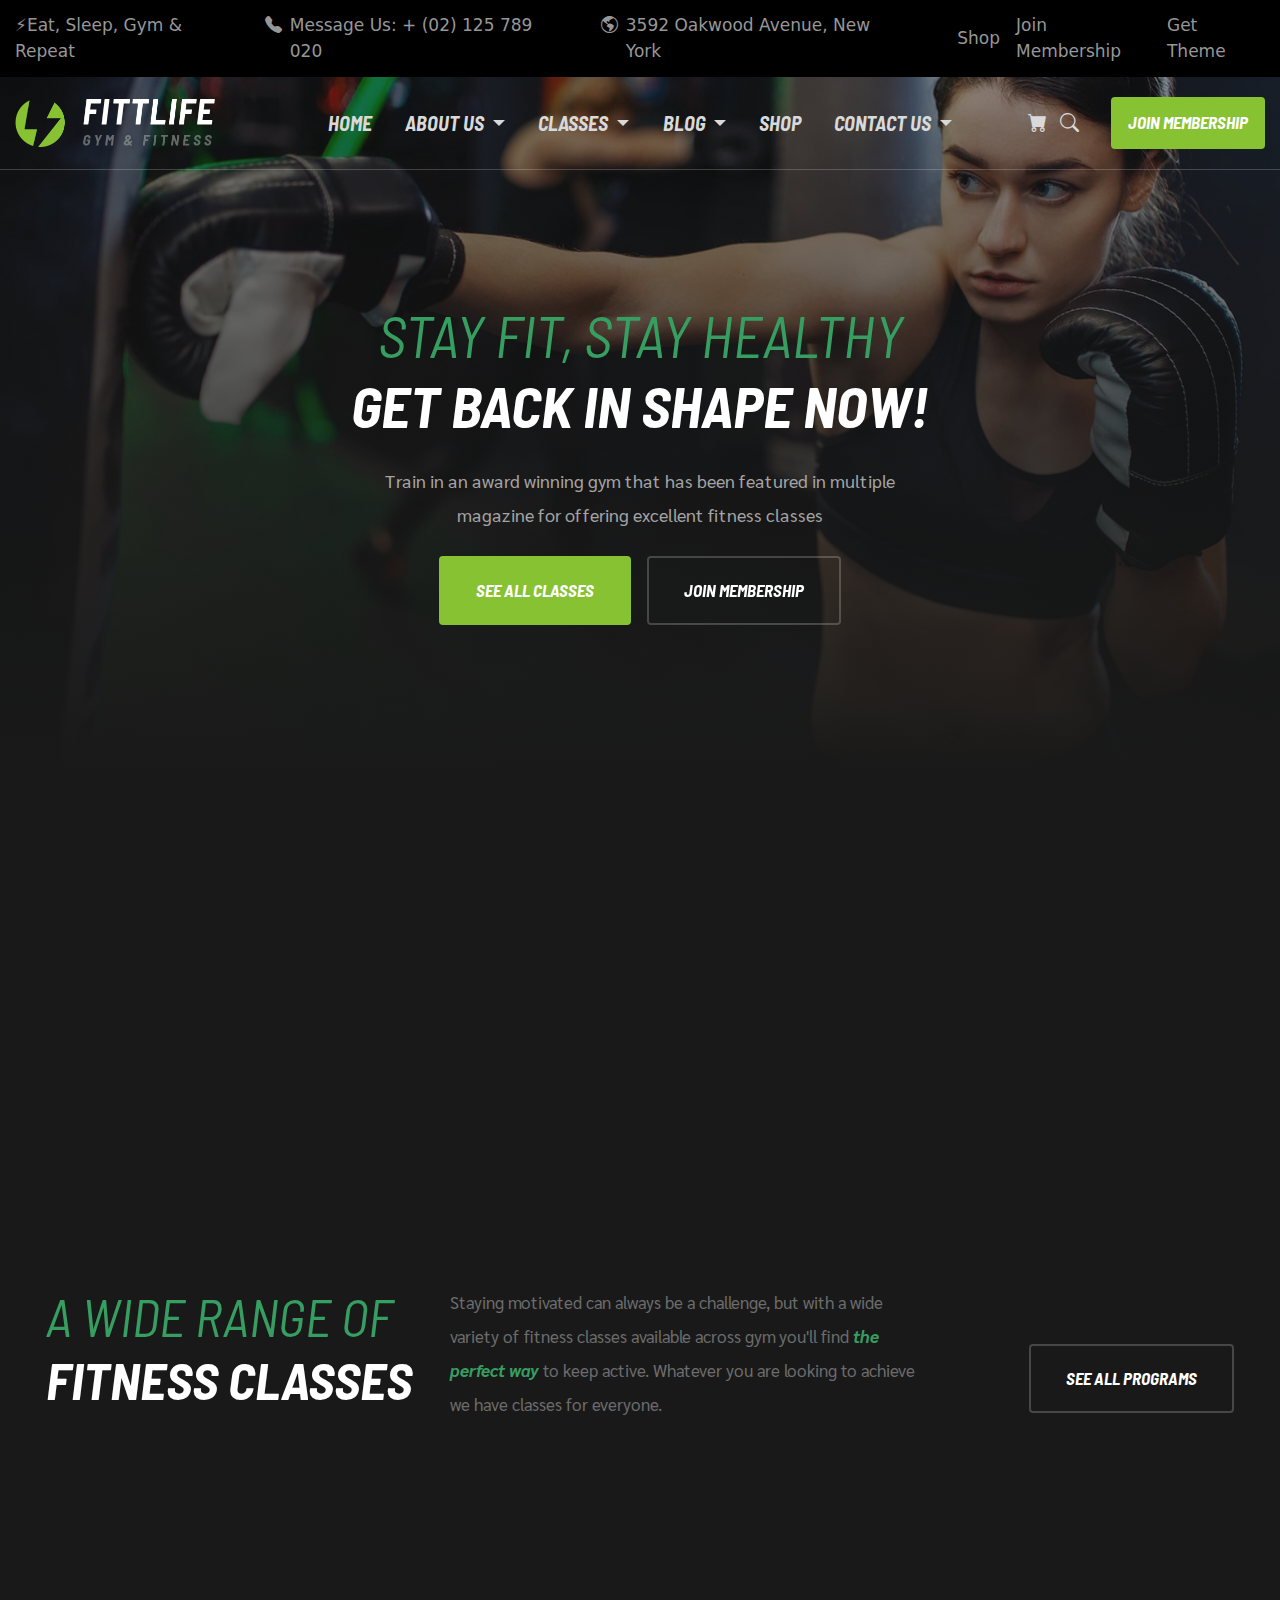
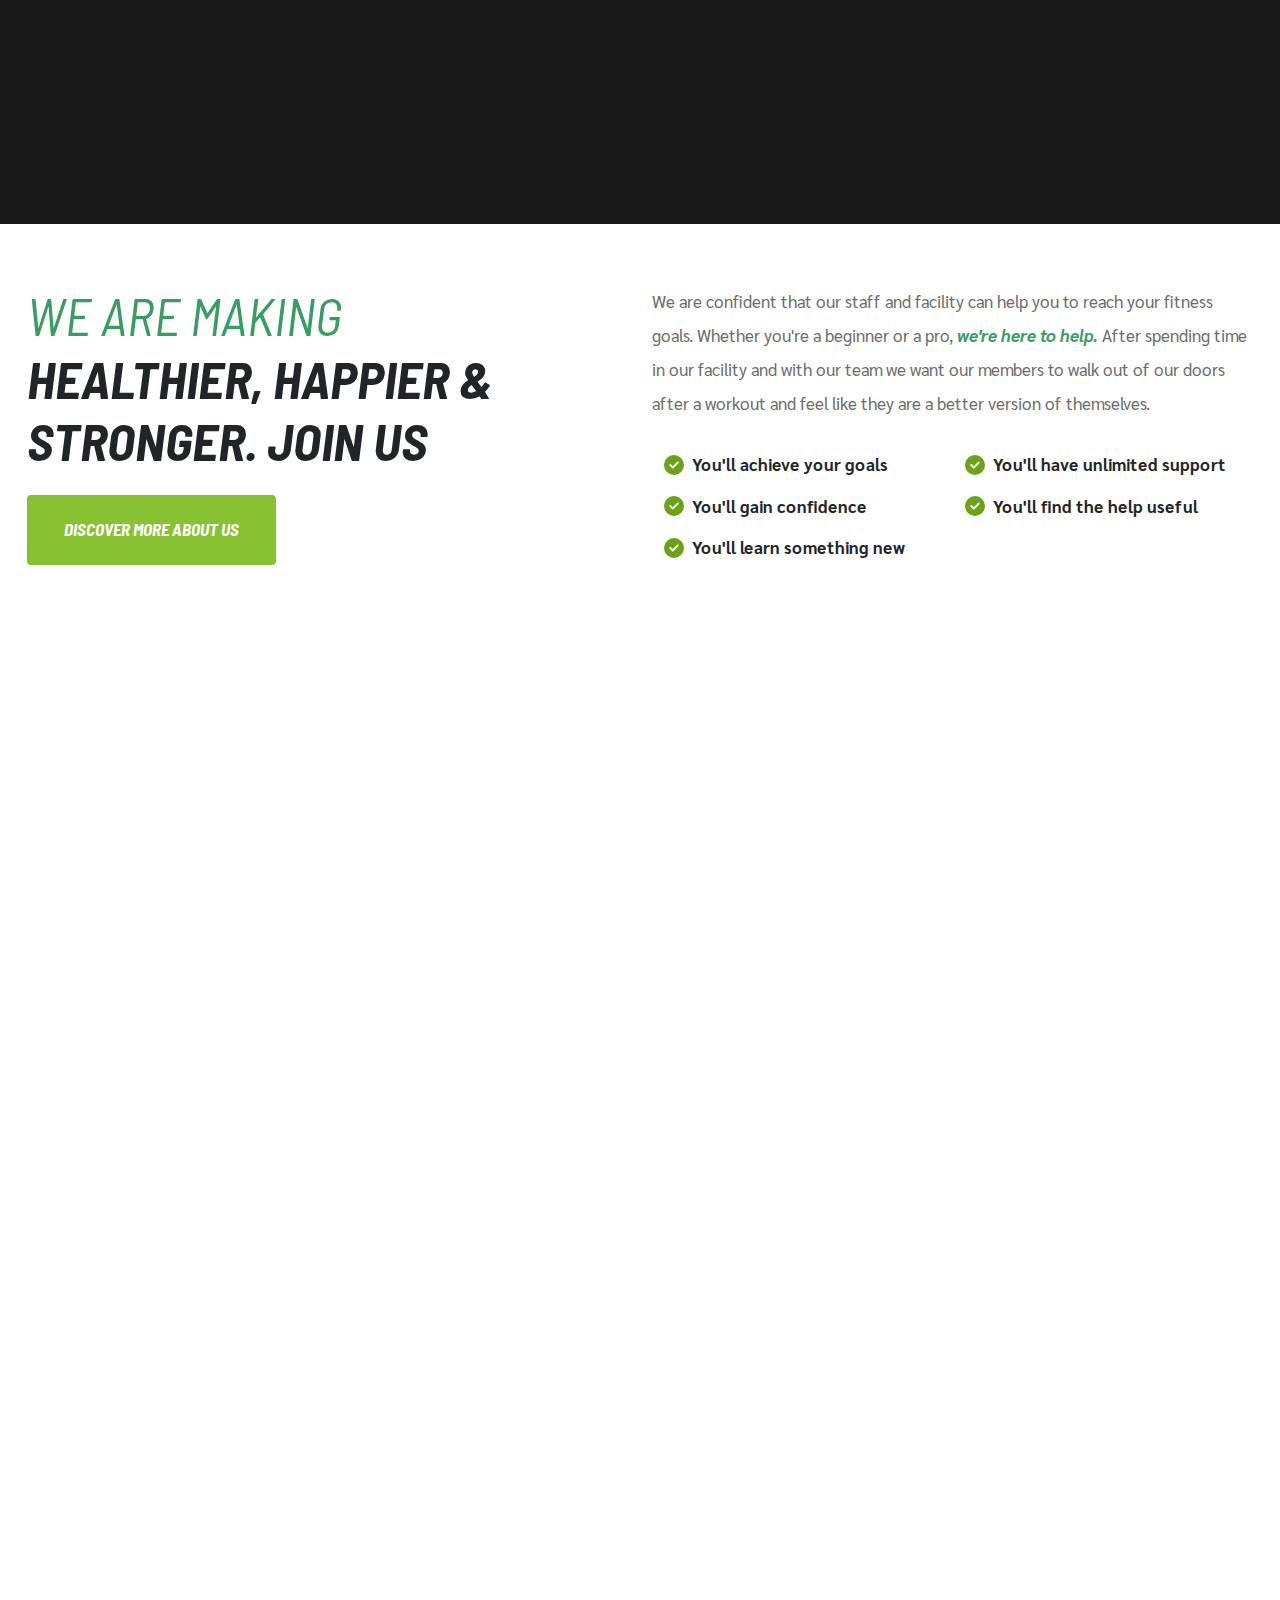
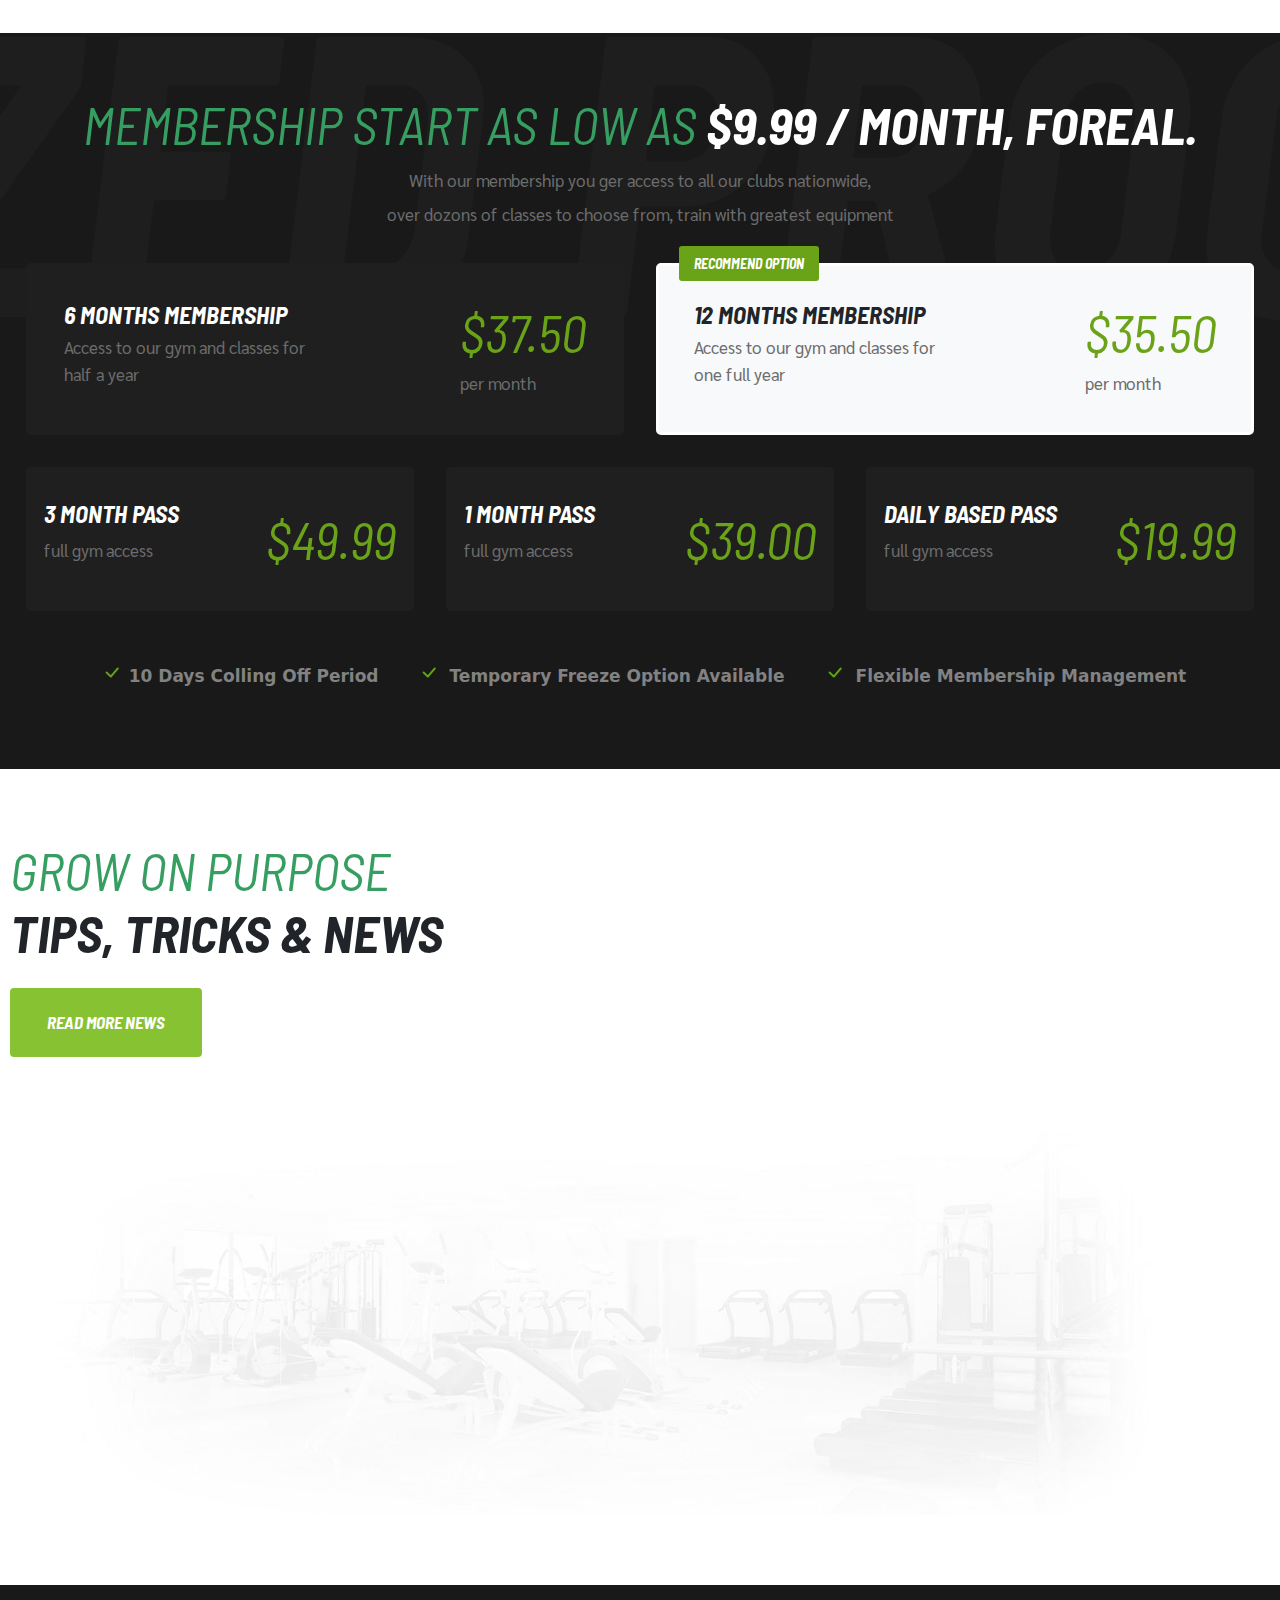
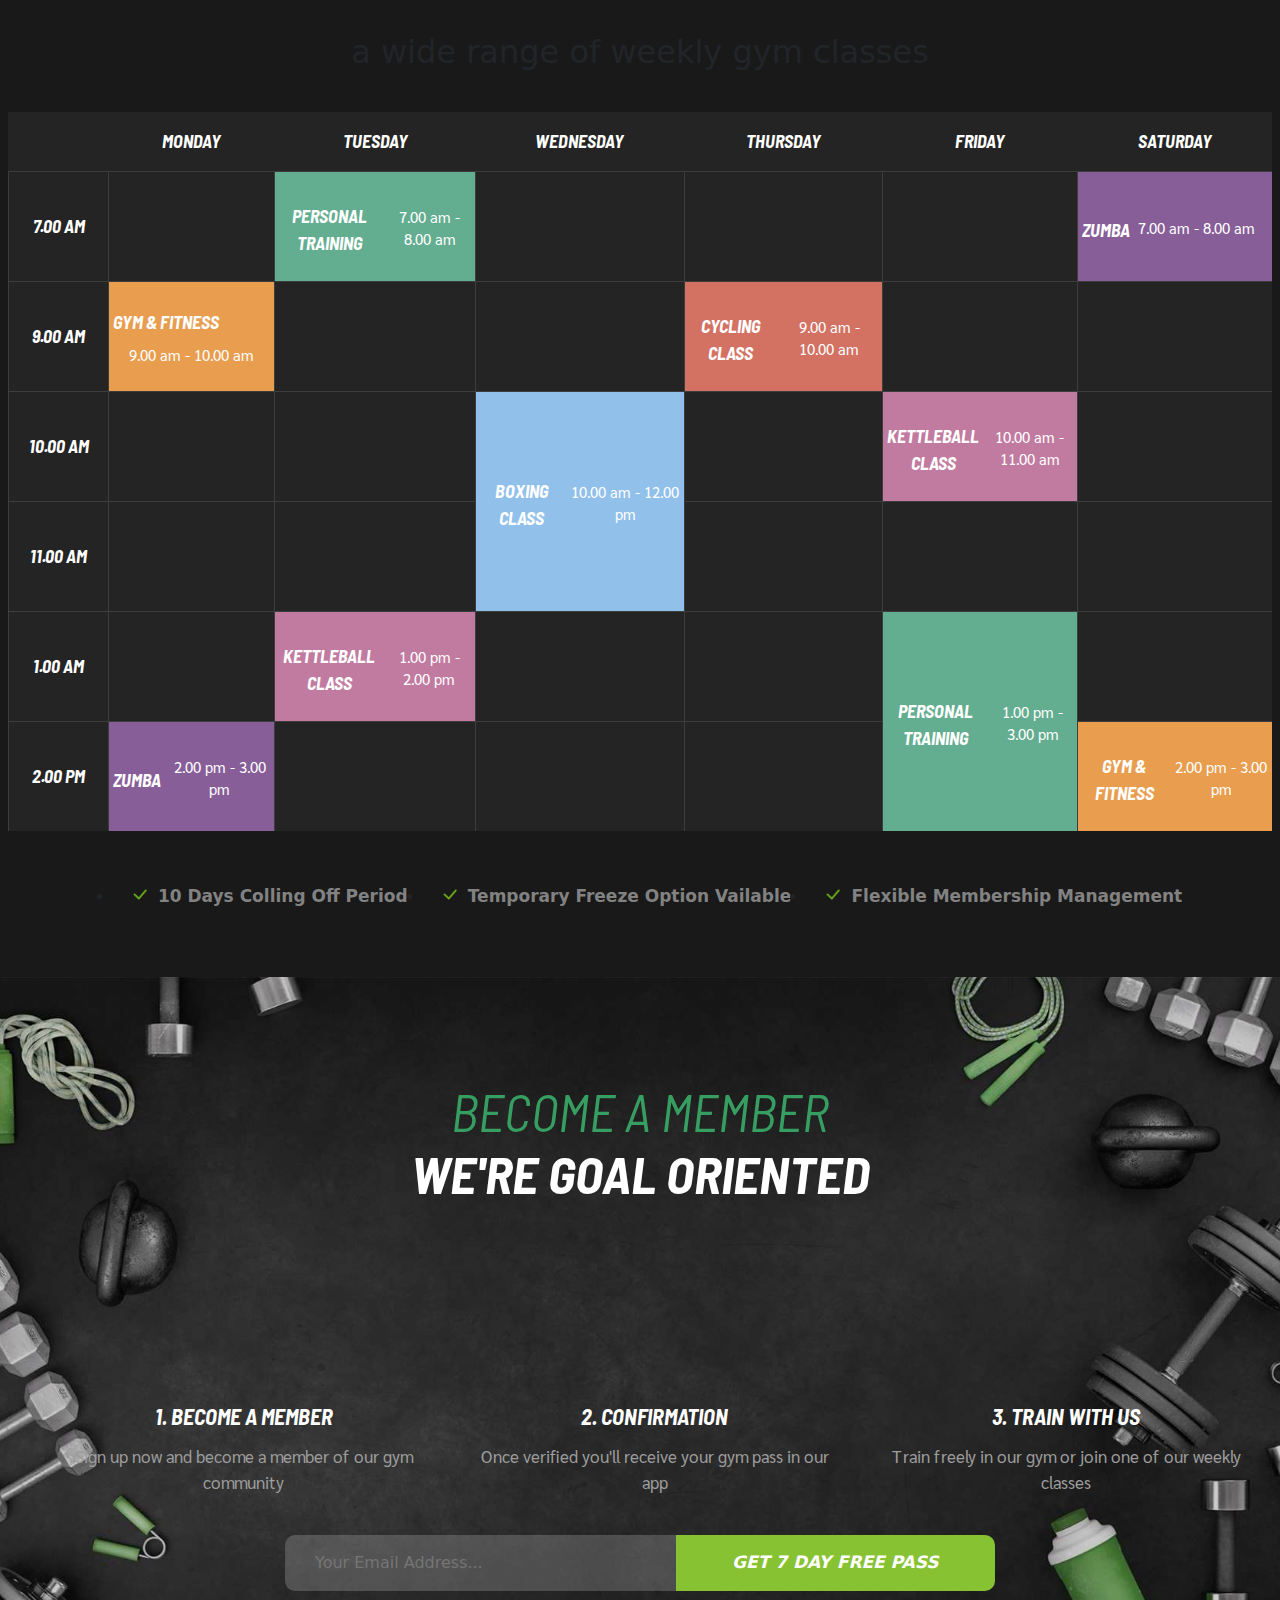
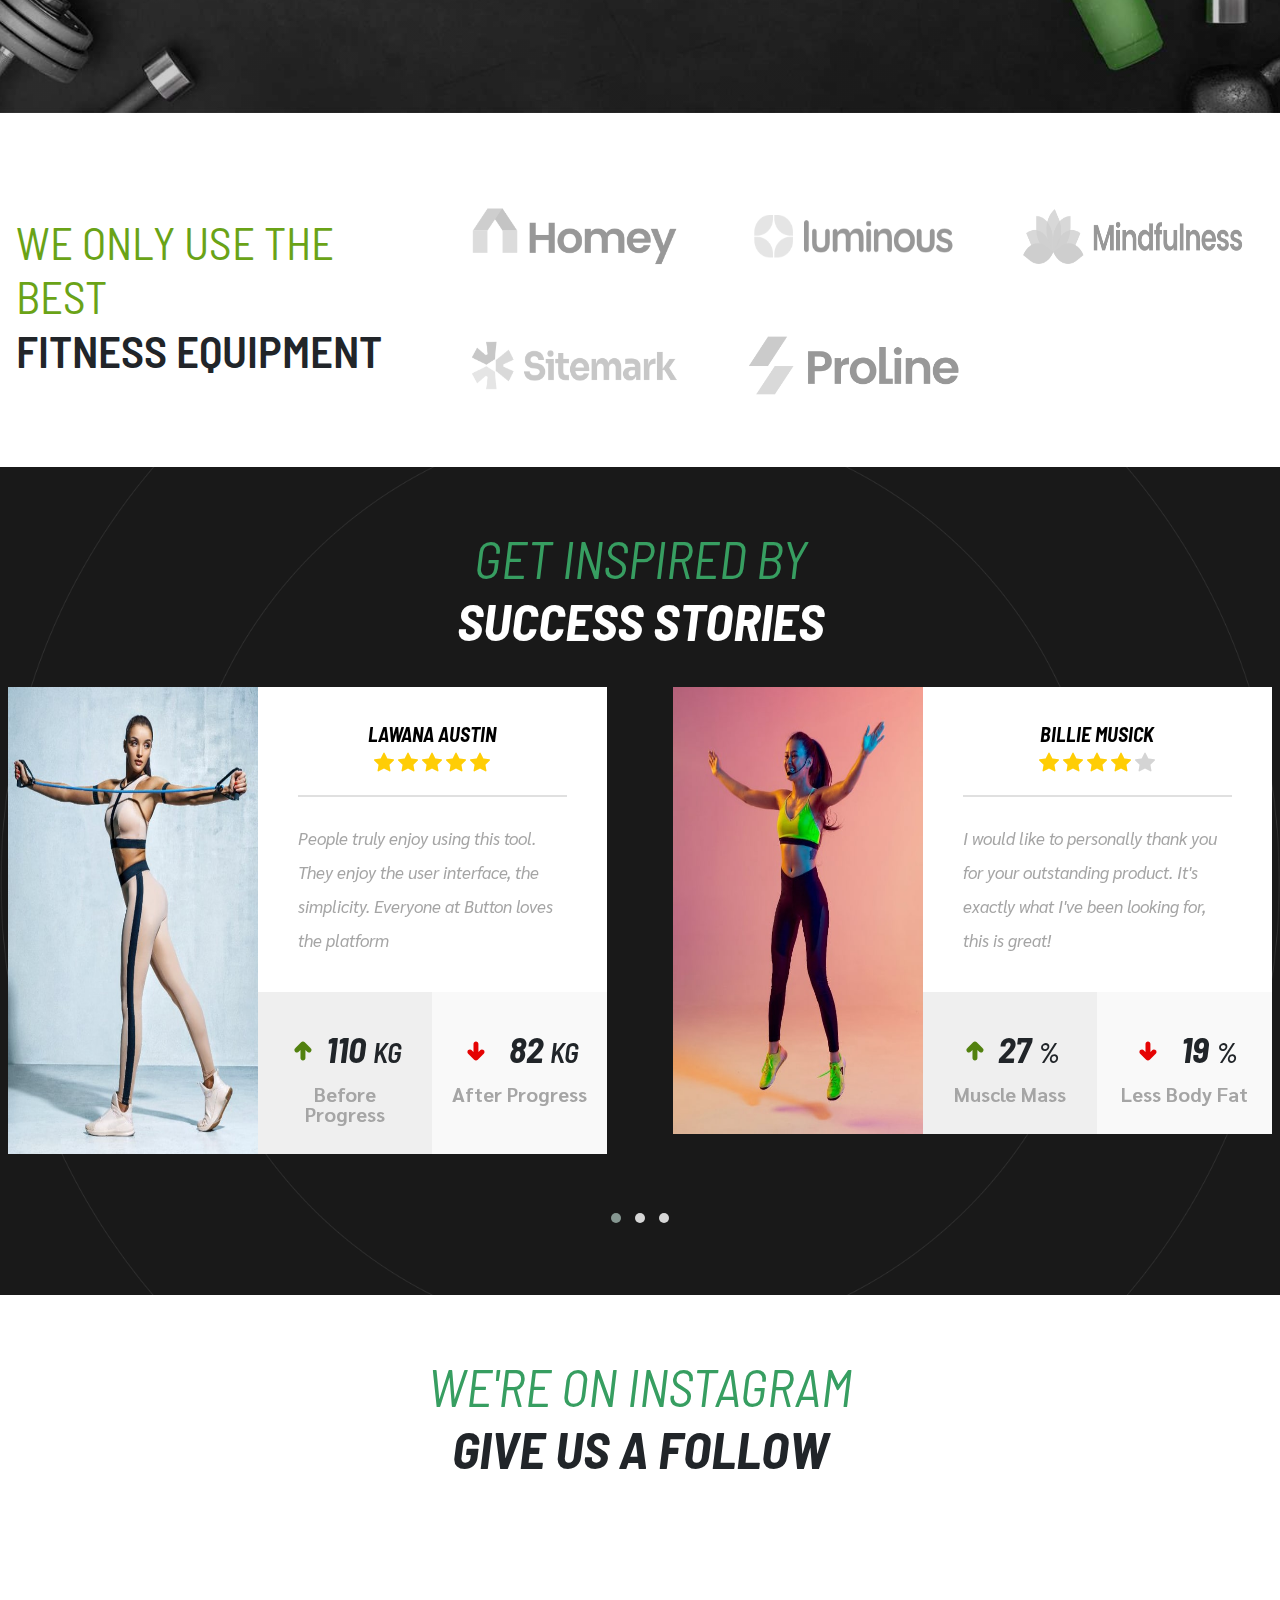
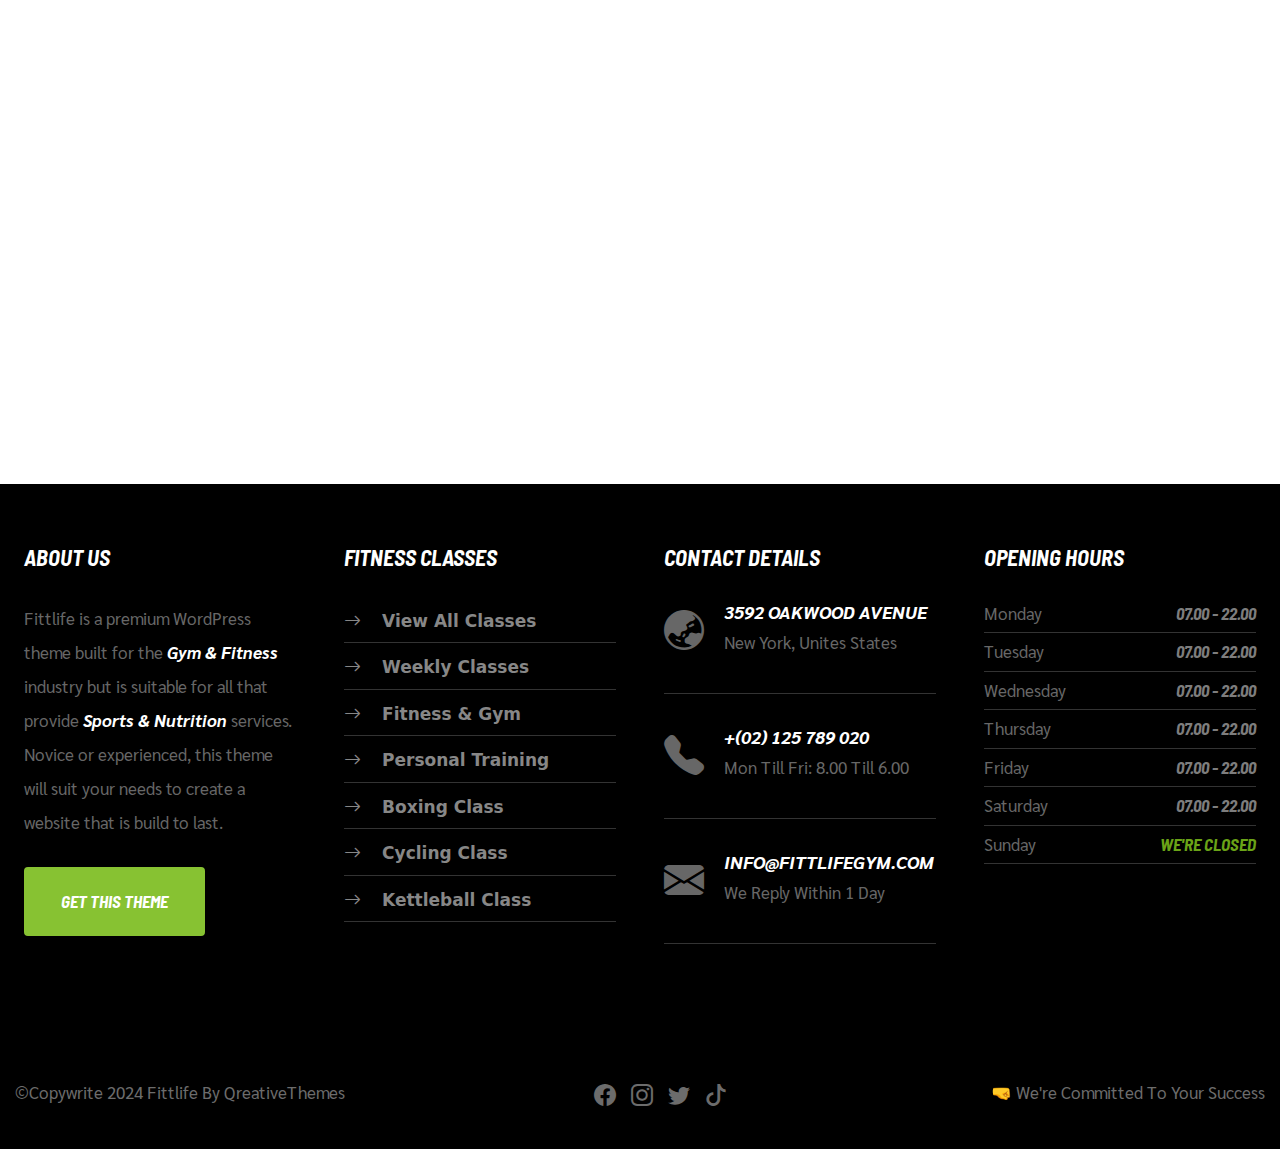
<file: Front_end/Gym/index.html>
<!DOCTYPE html>
<html lang="en">
  <head>
    <meta charset="UTF-8" />
    <meta name="viewport" content="width=device-width, initial-scale=1.0" />
    <title>Fittlife - Gym & Fitness</title>
    <link
      href="https://cdn.jsdelivr.net/npm/bootstrap@5.3.3/dist/css/bootstrap.min.css"
      rel="stylesheet"
      integrity="sha384-QWTKZyjpPEjISv5WaRU9OFeRpok6YctnYmDr5pNlyT2bRjXh0JMhjY6hW+ALEwIH"
      crossorigin="anonymous"
    />
    <link
      rel="stylesheet"
      href="https://cdn.jsdelivr.net/npm/bootstrap-icons@1.11.3/font/bootstrap-icons.min.css"
    />
    <link rel="preconnect" href="https://fonts.googleapis.com" />
    <link rel="preconnect" href="https://fonts.gstatic.com" crossorigin />
    <link
      href="https://fonts.googleapis.com/css2?family=Barlow+Semi+Condensed:ital,wght@0,100;0,200;0,300;0,400;0,500;0,600;0,700;0,800;0,900;1,100;1,200;1,300;1,400;1,500;1,600;1,700;1,800;1,900&family=Sarabun:ital,wght@0,100;0,200;0,300;0,400;0,500;0,600;0,700;0,800;1,100;1,200;1,300;1,400;1,500;1,600;1,700;1,800&display=swap"
      rel="stylesheet"
    />
    <link rel="stylesheet" href="https://cdnjs.cloudflare.com/ajax/libs/OwlCarousel2/2.3.4/assets/owl.carousel.min.css" integrity="sha512-tS3S5qG0BlhnQROyJXvNjeEM4UpMXHrQfTGmbQ1gKmelCxlSEBUaxhRBj/EFTzpbP4RVSrpEikbmdJobCvhE3g==" crossorigin="anonymous" referrerpolicy="no-referrer" />
    <link rel="stylesheet" href="https://cdnjs.cloudflare.com/ajax/libs/OwlCarousel2/2.3.4/assets/owl.theme.default.min.css" integrity="sha512-sMXtMNL1zRzolHYKEujM2AqCLUR9F2C4/05cdbxjjLSRvMQIciEPCQZo++nk7go3BtSuK9kfa/s+a4f4i5pLkw==" crossorigin="anonymous" referrerpolicy="no-referrer" />
    <link href="https://unpkg.com/aos@2.3.1/dist/aos.css" rel="stylesheet">
    <link rel="stylesheet" href="CSS/style.css" />
  </head>
  <body>
    <section class="wrapper">
      <section class="nav-mobile d-flex justify-content-between m-0 d-lg-none">
        <div class="logo-div col-6">
          <a href="#">
            <img
              src="Images/illustration/logo.png"
              alt="Logo"
              class="logo-img img-fluid" data-aos="zoom-in-down"
            />
          </a>
        </div>
        <div class="menu col-6 d-flex justify-content-end align-items-center">
          <div class="search">
            <a href="#"><i class="bi bi-search"></i></a>
          </div>
          <div class="menu-button">
            <a href="#"><i class="bi bi-list"></i></a>
          </div>
        </div>
      </section>

      <header class="header kenburns-top">
        <section class="nav-desktop d-none d-lg-block">
          <div class="desktop-div d-flex justify-content-between align-items-center px-xxl-5">
            <div>
              <p class="nav-para m-0">⚡Eat, Sleep, Gym & Repeat</p>
            </div>
            <div class="d-flex align-items-center">
              <div class="mx-3">
                <a href="#" class="d-flex nav-anchor">
                  <div class="mx-2">
                    <i class="bi bi-telephone-fill"></i>
                  </div>
                  <div>Message Us: + (02) 125 789 020</div>
                </a>
              </div>
              <div class="mx-3">
                <a href="#" class="d-flex nav-anchor">
                  <div class="mx-2">
                    <i class="bi bi-globe-americas"></i>
                  </div>
                  <div>3592 Oakwood Avenue, New York</div>
                </a>
              </div>
              <div>
                <ul class="d-flex nav-ul align-items-center m-0">
                  <li class="mx-2">
                    <a href="#">shop</a>
                  </li>
                  <li class="mx-2">
                    <a href="#">join membership</a>
                  </li>
                  <li class="mx-2">
                    <a href="#">get theme</a>
                  </li>
                </ul>
              </div>
            </div>
          </div>
          <div class="desktop-div1 d-flex align-items-center justify-content-between px-xxl-5">
            <div class="col-2 col-xl-3">
              <a href="#" class="desk-nav-logo">
                <img
                  src="Images/illustration/logo.png"
                  alt="Logo"
                  class="logo-img2 img-fluid" data-aos="zoom-in-down"
                />
              </a>
            </div>

            <div class="col-7 col-xl-6">
              <ul class="d-flex desk-ul m-0 p-0 justify-content-between">
                <li class="list1">
                  <a href="#">home</a>
                </li>
                <li class="list1">
                  <div class="dropdown">
                    <a
                      class="dropdown-toggle"
                      href="#"
                      data-bs-toggle="dropdown"
                    >
                      about us
                      <!--<i class="bi bi-caret-down-fill"></i> -->
                    </a>

                    <ul class="dropdown-menu">
                      <li><a class="dropdown-item" href="#">about us</a></li>
                      <li><a class="dropdown-item" href="#">our trainer</a></li>
                      <li><a class="dropdown-item" href="#">our prices</a></li>
                      <li>
                        <a class="dropdown-item" href="#">successful stories</a>
                      </li>
                      <li><a class="dropdown-item" href="#">testimonial</a></li>
                      <li><a class="dropdown-item" href="#">FAQ page</a></li>
                    </ul>
                  </div>
                </li>
                <li class="list1">
                  <div class="dropdown">
                    <a
                      class="dropdown-toggle"
                      href="#"
                      data-bs-toggle="dropdown"
                    >
                      classes
                    </a>

                    <ul class="dropdown-menu">
                      <li>
                        <a class="dropdown-item" href="#">fitness & gym</a>
                      </li>
                      <li>
                        <a class="dropdown-item" href="#">personal training</a>
                      </li>
                      <li>
                        <a class="dropdown-item" href="#">boxing class</a>
                      </li>
                      <li>
                        <a class="dropdown-item" href="#">kettleball class</a>
                      </li>
                      <li>
                        <a class="dropdown-item" href="#">cycling class</a>
                      </li>
                      <li>
                        <a class="dropdown-item" href="#">crossfit class</a>
                      </li>
                      <li>
                        <a class="dropdown-item" href="#">classes calender</a>
                      </li>
                    </ul>
                  </div>
                </li>
                <li class="list1">
                  <div class="dropdown">
                    <a
                      class="dropdown-toggle"
                      href="#"
                      data-bs-toggle="dropdown"
                    >
                      blog
                    </a>

                    <ul class="dropdown-menu">
                      <li><a class="dropdown-item" href="#">list layout</a></li>
                      <li><a class="dropdown-item" href="#">grid layout</a></li>
                      <li><a class="dropdown-item" href="#">single post</a></li>
                    </ul>
                  </div>
                </li>
                <li class="list1">
                  <a href="#">shop</a>
                </li>
                <li class="list1">
                  <div class="dropdown">
                    <a
                      class="dropdown-toggle"
                      href="#"
                      data-bs-toggle="dropdown"
                    >
                      contact us
                    </a>

                    <ul class="dropdown-menu">
                      <li>
                        <a class="dropdown-item" href="#">contact page</a>
                      </li>
                      <li>
                        <a class="dropdown-item" href="#">join membership</a>
                      </li>
                    </ul>
                  </div>
                </li>
              </ul>
            </div>

            <div class="col-3 col-xl-3 d-flex align-items-center justify-content-end">
              <div class="me-3">
                <span class="icon1 me-2">
                  <i class="bi bi-cart-fill"></i>
                </span>
                <span class="icon1">
                  <i class="bi bi-search"></i>
                </span>
              </div>

              <div class="membership-btn ms-3">
                <a href="#">join membership</a>
              </div>
            </div>
          </div>
        </section>
        <section class="introduction">
          <div class="custom-heading text-center">
            <h2 class="header-h2 mb-4">
              <span class="header-span d-block">stay fit, stay healthy</span>
              <span class="header-span1 d-block px-4"
                >get back in shape now!</span
              >
            </h2>
            <p class="header-para mb-4">
              Train in an award winning gym that has been featured in multiple
              magazine for offering excellent fitness classes
            </p>
          </div>
          <div class="text-center d-flex justify-content-center flex-wrap">
            <div class="mb-3 mx-2" data-aos="fade-right">
              <a href="#" class="text-decoration-none green-btn"
                >see all classes</a
              >
            </div>
            <div class="mb-3 mx-2" data-aos="fade-left">
              <a href="#" class="text-decoration-none white-btn"
                >join membership</a
              >
            </div>
          </div>
        </section>
      </header>

      <main>
        <section class="gym-details">
          <div class="gym-details-inner">
            <div class="element-container row mx-0 mx-xl-4">
              <div class="location col-md-6 col-lg-3" data-aos="flip-down">
                <div class="icon mb-3">
                  <i class="bi bi-geo-alt-fill"></i>
                </div>
                <h5 class="details-h5">our gym location</h5>
                <p class="details-para">
                  3592 Oakwood Avenue NYC, 10004 New York <br />+ (02) 125 789
                  020
                </p>
                <div class="go-to">
                  <a href="#" class="details-anchor"
                    >get in touch
                    <i class="bi bi-arrow-right ms-2 arrow-icon"></i
                  ></a>
                </div>
              </div>

              <div class="direction col-md-6 col-lg-3" data-aos="flip-down">
                <div class="icon mb-3">
                  <i class="bi bi-signpost-2-fill"></i>
                </div>
                <h5 class="details-h5">get the direction</h5>
                <p class="details-para">
                  Get direction to Fittlife Gym in New York and start your
                  training session today
                </p>
                <div class="go-to">
                  <a href="#" class="details-anchor"
                    >get directions
                    <i class="bi bi-arrow-right ms-2 arrow-icon"></i
                  ></a>
                </div>
              </div>

              <div class="classes col-md-6 col-lg-3" data-aos="flip-down">
                <div class="icon mb-3">
                  <i class="bi bi-card-list"></i>
                </div>
                <h5 class="details-h5">weekly classes</h5>
                <p class="details-para">
                  We provide a wide rande of gym classes on weekly base,
                  suitable for evryone
                </p>
                <div class="go-to">
                  <a href="#" class="details-anchor"
                    >discover classes
                    <i class="bi bi-arrow-right ms-2 arrow-icon"></i
                  ></a>
                </div>
              </div>

              <div class="passes col-md-6 col-lg-3" data-aos="flip-down">
                <div class="icon mb-4">
                  <i class="bi bi-calendar2-check-fill"></i>
                </div>
                <h5 class="details-h5 mb-3">free 7days pass</h5>
                <p class="details-para">
                  No appointment needed - just sign up, get your free gym pass
                  and start today
                </p>
                <div class="go-to mt-4">
                  <a href="#" class="details-anchor"
                    >claim your pass
                    <i class="bi bi-arrow-right ms-2 arrow-icon"></i
                  ></a>
                </div>
              </div>
            </div>

            <div class="class-types mb-4">
              <div class="row mx-0 px-xl-4">
                <div class="col-12 col-lg-4">
                  <h2 class="class-h2">
                    <span class="class-span1 d-block">a wide range of</span>
                    <span class="class-span2 d-block">fitness classes</span>
                  </h2>
                </div>
                <div class="col-12 col-lg-5 d-lg-flex align-items-end">
                  <p class="class-para">
                    Staying motivated can always be a challenge, but with a wide
                    variety of fitness classes available across gym you'll find
                    <span class="class-span3">the perfect way</span> to keep
                    active. Whatever you are looking to achieve we have classes
                    for everyone.
                  </p>
                </div>
                <div
                  class="col-12 col-lg-3 d-lg-flex align-items-end justify-content-end"
                >
                  <div class="mb-4">
                    <a href="#" class="white-btn">see all programs</a>
                  </div>
                </div>
              </div>
            </div>

            <div class="types-of-classes row mx-0">
              <div class="col-md-6 col-lg-4 col-xl-3" data-aos="zoom-out">
                <div class="class1 position-relative">
                  <img
                    src="Images/illustration/fitness-gym.jpg"
                    alt="Image"
                    class="img-fluid" 
                  />
                  <div class="class1-heading-div">
                    <div class="w-100 text-center">
                      <div class="mb-2 hover-effect">
                        <img src="Images/illustration/fire-orange.svg" alt="" />
                        <img src="Images/illustration/fire-orange.svg" alt="" />
                        <img src="Images/illustration/fire-orange.svg" alt="" />
                        <img src="Images/illustration/fire-gray.svg" alt="" />
                      </div>
                      <h2 class="mb-4 hover-h2">fitness & gym</h2>
                      <p class="hover-para hover-effect">
                        With our flexible membership you get access to all our
                        clubs nationwide,…
                      </p>
                      <div class="hover-effect">
                        <a href="#" class="hover-anchor"
                          >find out more <i class="bi bi-arrow-right"></i
                        ></a>
                      </div>
                    </div>
                  </div>
                </div>
              </div>
              <div class="d-none d-md-block col-md-6 col-lg-4 col-xl-3" data-aos="zoom-out">
                <div class="class1 position-relative">
                  <img
                    src="Images/illustration/personal-training.jpg"
                    alt="Image"
                    class="img-fluid"
                  />
                  <div class="class1-heading-div">
                    <div class="w-100 text-center">
                      <div class="mb-2 hover-effect">
                        <img src="Images/illustration/fire-orange.svg" alt="" />
                        <img src="Images/illustration/fire-orange.svg" alt="" />
                        <img src="Images/illustration/fire-orange.svg" alt="" />
                        <img src="Images/illustration/fire-gray.svg" alt="" />
                      </div>
                      <h2 class="mb-4 hover-h2">personal training</h2>
                      <p class="hover-para hover-effect">
                        Whether you want to get healthy and lose weight or
                        maintain your physique, our…
                      </p>
                      <div class="hover-effect">
                        <a href="#" class="hover-anchor"
                          >find out more <i class="bi bi-arrow-right"></i
                        ></a>
                      </div>
                    </div>
                  </div>
                </div>
              </div>
              <div class="d-none d-lg-block col-lg-4 col-xl-3" data-aos="zoom-out">
                <div class="class1 position-relative">
                  <img
                    src="Images/illustration/boxing-class.jpg"
                    alt="Image"
                    class="img-fluid"
                  />
                  <div class="class1-heading-div">
                    <div class="w-100 text-center">
                      <div class="mb-2 hover-effect">
                        <img src="Images/illustration/fire-orange.svg" alt="" />
                        <img src="Images/illustration/fire-orange.svg" alt="" />
                        <img src="Images/illustration/fire-orange.svg" alt="" />
                        <img src="Images/illustration/fire-orange.svg" alt="" />
                      </div>
                      <h2 class="mb-4 hover-h2">boxing class</h2>
                      <p class="hover-para hover-effect">
                        Boxing is a high-intensity cardio workout based on
                        boxing techniques using…
                      </p>
                      <div class="hover-effect">
                        <a href="#" class="hover-anchor"
                          >find out more <i class="bi bi-arrow-right"></i
                        ></a>
                      </div>
                    </div>
                  </div>
                </div>
              </div>
              <div class="d-none d-xl-block col-xl-3" data-aos="zoom-out">
                <div class="class1 position-relative">
                  <img
                    src="Images/illustration/kettlebell-class.jpg"
                    alt="Image"
                    class="img-fluid"
                  />
                  <div class="class1-heading-div">
                    <div class="w-100 text-center">
                      <div class="mb-2 hover-effect">
                        <img src="Images/illustration/fire-orange.svg" alt="" />
                        <img src="Images/illustration/fire-orange.svg" alt="" />
                        <img src="Images/illustration/fire-gray.svg" alt="" />
                        <img src="Images/illustration/fire-gray.svg" alt="" />
                      </div>
                      <h2 class="mb-4 hover-h2">kettleball class</h2>
                      <p class="hover-para hover-effect">
                        A kettlebell is a circular weight with a handle. You'll
                        be shown how to perform…
                      </p>
                      <div class="hover-effect">
                        <a href="#" class="hover-anchor"
                          >find out more <i class="bi bi-arrow-right"></i
                        ></a>
                      </div>
                    </div>
                  </div>
                </div>
              </div>
              <div class="d-none" data-aos="zoom-out">
                <div class="class1 position-relative">
                  <img
                    src="Images/illustration/cycle-class.jpg"
                    alt="Image"
                    class="img-fluid"
                  />
                  <div class="class1-heading-div">
                    <div class="w-100 text-center">
                      <div class="mb-2 hover-effect">
                        <img src="Images/illustration/fire-yellow.svg" alt="" />
                        <img src="Images/illustration/fire-yellow.svg" alt="" />
                        <img src="Images/illustration/fire-yellow.svg" alt="" />
                        <img src="Images/illustration/fire-gray.svg" alt="" />
                      </div>
                      <h2 class="mb-4 hover-h2">cycle class</h2>
                      <p class="hover-para hover-effect">
                        With our flexible membership you get access to all our
                        clubs nationwide,…
                      </p>
                      <div class="hover-effect">
                        <a href="#" class="hover-anchor"
                          >find out more <i class="bi bi-arrow-right"></i
                        ></a>
                      </div>
                    </div>
                  </div>
                </div>
              </div>
            </div>

            <!-- <div class="marquee-div pt-5">
              <marquee
                width="100%"
                direction="left"
                height="100px"
                scrollamount="12"
              >
                Get stronger, healthier, & happier &nbsp;-&nbsp; Join us now
                &nbsp;-&nbsp; Get a personlized program
              </marquee>
            </div> -->
          </div>
        </section>

        <section class="instructor">
          <div class="row mx-0">
            <div class="col-md-6">
              <div>
                <h2 class="class-h2 mb-3">
                  <span class="class-span1">we are making</span>
                  <br />
                  <span class="class-span2 text-dark"
                    >healthier, happier &</span
                  >
                  <br />
                  <span class="class-span2 text-dark">stronger. join us</span>
                </h2>
              </div>
              <div class="discover-more mt-md-4">
                <a href="#" class="green-btn">discover more about us</a>
              </div>
            </div>
            <div class="col-md-6">
              <div class="mt-4 mt-md-0">
                <p class="class-para">
                  We are confident that our staff and facility can help you to
                  reach your fitness goals. Whether you're a beginner or a pro,
                  <span class="class-span3">we're here to help.</span> After
                  spending time in our facility and with our team we want our
                  members to walk out of our doors after a workout and feel like
                  they are a better version of themselves.
                </p>
              </div>
              <div class="row mx-0">
                <div class="col-md-6">
                  <ul class="p-0 mb-0">
                    <li class="d-flex align-items-top mt-3">
                      <span class="me-2">
                        <img
                          class="check-img"
                          src="Images/illustration/circle-check-solid.svg"
                          alt="check-circle"
                        />
                      </span>
                      <span class="check-heading"
                        >You'll achieve your goals</span
                      >
                    </li>
                    <li class="d-flex align-items-top mt-3">
                      <span class="me-2">
                        <img
                          class="check-img"
                          src="Images/illustration/circle-check-solid.svg"
                          alt="check-circle"
                        />
                      </span>
                      <span class="check-heading">You'll gain confidence</span>
                    </li>
                    <li class="d-flex align-items-top mt-3">
                      <span class="me-2">
                        <img
                          class="check-img"
                          src="Images/illustration/circle-check-solid.svg"
                          alt="check-circle"
                        />
                      </span>
                      <span class="check-heading"
                        >You'll learn something new</span
                      >
                    </li>
                  </ul>
                </div>
                <div class="col-md-6">
                  <ul class="p-0 mb-0">
                    <li class="d-flex mt-3 align-items-top">
                      <span class="me-2">
                        <img
                          class="check-img"
                          src="Images/illustration/circle-check-solid.svg"
                          alt="check-circle"
                        />
                      </span>
                      <span class="check-heading"
                        >You'll have unlimited support</span
                      >
                    </li>
                    <li class="d-flex mt-3 align-items-top">
                      <span class="me-2">
                        <img
                          class="check-img"
                          src="Images/illustration/circle-check-solid.svg"
                          alt="check-circle"
                        />
                      </span>
                      <span class="check-heading"
                        >You'll find the help useful</span
                      >
                    </li>
                  </ul>
                </div>
              </div>
            </div>
          </div>
          <div class="trainers-div mt-5">
            <div class="row mx-0 flex-wrap">
              <div class="trainer mb-4 col-sm-6 col-md-4 col-xl-3" data-aos="zoom-out">
                <div class="position-relative">
                  <img
                    src="Images/illustration/team-1.jpg"
                    alt="Image"
                    class="img-fluid"
                  />
                  <div class="trainer-social-outer">
                    <div class="trainer-social">
                      <a href="#"><i class="bi bi-tiktok"></i></a>
                      <a href="#"><i class="bi bi-envelope-fill"></i></a>
                      <a href="#"><i class="bi bi-telephone-fill"></i></a>
                    </div>
                  </div>
                </div>
                <div class="text-center mt-4">
                  <h5 class="trainer-name">ryan bradly</h5>
                  <span class="trainer-job">fitness instructor</span>
                </div>
              </div>
              <div class="trainer mb-4 col-sm-6 col-md-4 col-xl-3" data-aos="zoom-out">
                <div class="position-relative">
                  <img
                    src="Images/illustration/team-2.jpg"
                    alt="Image"
                    class="img-fluid"
                  />
                  <div class="trainer-social-outer">
                    <div class="trainer-social">
                      <a href="#"><i class="bi bi-tiktok"></i></a>
                      <a href="#"><i class="bi bi-envelope-fill"></i></a>
                      <a href="#"><i class="bi bi-telephone-fill"></i></a>
                    </div>
                  </div>
                </div>
                <div class="text-center mt-4">
                  <h5 class="trainer-name">michael semple</h5>
                  <span class="trainer-job">fitness instructor</span>
                </div>
              </div>
              <div class="trainer mb-4 d-none d-sm-block col-sm-6 col-md-4 col-xl-3" data-aos="zoom-out"> 
                <div class="position-relative">
                  <img
                    src="Images/illustration/team-3.jpg"
                    alt="Image"
                    class="img-fluid"
                  />
                  <div class="trainer-social-outer">
                    <div class="trainer-social">
                      <a href="#"><i class="bi bi-tiktok"></i></a>
                      <a href="#"><i class="bi bi-envelope-fill"></i></a>
                      <a href="#"><i class="bi bi-telephone-fill"></i></a>
                    </div>
                  </div>
                </div>
                <div class="text-center mt-4">
                  <h5 class="trainer-name">jose howthorne</h5>
                  <span class="trainer-job">nutritionist</span>
                </div>
              </div>
              <div class="trainer mb-4 d-none d-sm-block col-sm-6 col-md-4 col-xl-3" data-aos="zoom-out">
                <div class="position-relative">
                  <img
                    src="Images/illustration/team-4.jpg"
                    alt="Image"
                    class="img-fluid"
                  />
                  <div class="trainer-social-outer">
                    <div class="trainer-social">
                      <a href="#"><i class="bi bi-tiktok"></i></a>
                      <a href="#"><i class="bi bi-envelope-fill"></i></a>
                      <a href="#"><i class="bi bi-telephone-fill"></i></a>
                    </div>
                  </div>
                </div>
                <div class="text-center mt-4">
                  <h5 class="trainer-name">timothy andrew</h5>
                  <span class="trainer-job">fitness instructor</span>
                </div>
              </div>
              <div class="trainer mb-4 d-none d-md-block col-md-4 col-xl-3" data-aos="zoom-out">
                <div class="position-relative">
                  <img
                    src="Images/illustration/team-5.jpg"
                    alt="Image"
                    class="img-fluid"
                  />
                  <div class="trainer-social-outer">
                    <div class="trainer-social">
                      <a href="#"><i class="bi bi-tiktok"></i></a>
                      <a href="#"><i class="bi bi-envelope-fill"></i></a>
                      <a href="#"><i class="bi bi-telephone-fill"></i></a>
                    </div>
                  </div>
                </div>
                <div class="text-center mt-4">
                  <h5 class="trainer-name">deborah watkins</h5>
                  <span class="trainer-job">fitness instructor</span>
                </div>
              </div>
              <div class="trainer mb-4 d-none d-md-block col-md-4 col-xl-3" data-aos="zoom-out">
                <div class="position-relative">
                  <img
                    src="Images/illustration/team-6.jpg"
                    alt="Image"
                    class="img-fluid"
                  />
                  <div class="trainer-social-outer">
                    <div class="trainer-social">
                      <a href="#"><i class="bi bi-tiktok"></i></a>
                      <a href="#"><i class="bi bi-envelope-fill"></i></a>
                      <a href="#"><i class="bi bi-telephone-fill"></i></a>
                    </div>
                  </div>
                </div>
                <div class="text-center mt-4">
                  <h5 class="trainer-name">david garcia</h5>
                  <span class="trainer-job">personal trainer</span>
                </div>
              </div>
              <div class="trainer mb-4 d-none d-xl-block col-xl-3" data-aos="zoom-out">
                <div class="position-relative">
                  <img
                    src="Images/illustration/team-7.jpg"
                    alt="Image"
                    class="img-fluid"
                  />
                  <div class="trainer-social-outer">
                    <div class="trainer-social">
                      <a href="#"><i class="bi bi-tiktok"></i></a>
                      <a href="#"><i class="bi bi-envelope-fill"></i></a>
                      <a href="#"><i class="bi bi-telephone-fill"></i></a>
                    </div>
                  </div>
                </div>
                <div class="text-center mt-4">
                  <h5 class="trainer-name">kathy wangilder</h5>
                  <span class="trainer-job">nutritionist</span>
                </div>
              </div>
              <div class="trainer mb-4 d-none d-xl-block col-xl-3" data-aos="zoom-out">
                <div class="position-relative">
                  <img
                    src="Images/illustration/team-8.jpg"
                    alt="Image"
                    class="img-fluid"
                  />
                  <div class="trainer-social-outer">
                    <div class="trainer-social">
                      <a href="#"><i class="bi bi-tiktok"></i></a>
                      <a href="#"><i class="bi bi-envelope-fill"></i></a>
                      <a href="#"><i class="bi bi-telephone-fill"></i></a>
                    </div>
                  </div>
                </div>
                <div class="text-center mt-4">
                  <h5 class="trainer-name">lula robinson</h5>
                  <span class="trainer-job">personal trainer</span>
                </div>
              </div>
            </div>
          </div>
        </section>

        <section class="membership-section">
          <div>
            <div>
              <div class="text-center">
                <h2 class="class-h2">
                  <span class="class-span1">membership start as low as</span>
                  <span class="class-span2">$9.99 / month, foreal.</span>
                </h2>
              </div>
              <div class="text-center">
                <p class="class-para">
                  With our membership you ger access to all our clubs
                  nationwide, <br />
                  over dozons of classes to choose from, train with greatest
                  equipment
                </p>
              </div>
            </div>
            <div>
              <div class="d-md-flex">
                <div class="col-md-6 px-0">
                  <div class="p-3">
                    <div class="memberships">
                      <div class="d-lg-flex">
                        <div class="mb-3 membership-intro col-lg-6 mb-lg-0">
                          <h5 class="membership-period mb-1">
                            6 months membership
                          </h5>
                          <span class="description"
                            >Access to our gym and classes for half a year</span
                          >
                        </div>
                        <div class="select-membership d-lg-none col-lg-6">
                          <span>select 6 months membership <b class="arrow ms-2">></b></span>
                        </div>
                        <div class="price-div col-lg-6 d-lg-flex justify-content-end">
                          <div>
                            <h4 class="membership-price d-block">$37.50</h4>
                            <span class="period d-block">per month</span>
                          </div>
                        </div>
                      </div>
                    </div>
                  </div>
                </div>
                <div class="col-md-6 px-0">
                  <div class="p-3">
                    <div class="memberships position-relative bg-light membership-light">
                      <span class="recommend-span">recommend option</span>
                      <div class="d-lg-flex">
                        <div class="mb-2 pb-1 membership-intro col-lg-6 m-lg-0 p-lg-0">
                          <h5 class="membership-period mb-1 text-dark">
                            12 months membership
                          </h5>
                          <span class="description"
                            >Access to our gym and classes for one full
                            year</span
                          >
                        </div>
                        <div class="select-membership text-dark d-lg-none col-lg-6">
                          <span>select 12 months membership <b class="arrow ms-2">></b></span>
                        </div>
                        <div class="price-div col-lg-6 d-lg-flex justify-content-end">
                          <div>
                            <h4 class="membership-price d-block">$35.50</h4>
                            <span class="period d-block">per month</span>
                          </div>
                        </div>
                      </div>
                    </div>
                  </div>
                </div>
              </div>
              <div class="d-md-flex">
                <div class="col-md-4 px-0">
                  <div class="p-3">
                    <div class="memberships monthly-membership">
                      <div class="d-lg-flex">
                        <div class="col-lg-6">
                          <div class="membership-intro mb-3 mb-lg-0">
                            <h5 class="membership-period">3 month pass</h5>
                            <span class="description">full gym access</span>
                          </div>
                          <div class="select-membership d-lg-none h-100">
                            <span>select plan<b class="arrow ms-2">></b></span>
                          </div>
                        </div>
                        <div class="price-div col-lg-6 d-lg-flex justify-content-lg-end">
                          <span class="membership-price">$49.99</span>
                        </div>
                      </div>
                    </div>
                  </div>
                </div>
                <div class="col-md-4 px-0">
                  <div class="p-3">
                    <div class="memberships monthly-membership">
                      <div class="d-lg-flex">
                        <div class="col-lg-6">
                          <div class="mb-3 membership-intro mb-lg-0">
                            <h5 class="membership-period">1 month pass</h5>
                            <span class="description">full gym access</span>
                          </div>
                          <div class="select-membership d-lg-none h-100">
                            <span>select plan <b class="arrow ms-2">></b></span>
                          </div>
                        </div>
                        <div class="price-div col-lg-6 d-flex justify-content-lg-end">
                          <span class="membership-price">$39.00</span>
                        </div>
                      </div>
                    </div>
                  </div>
                </div>
                <div class="col-md-4 px-0">
                  <div class="p-3">
                    <div class="memberships monthly-membership">
                      <div class="d-lg-flex">
                        <div class="col-lg-6">
                          <div class="mb-3 membership-intro mb-lg-0">
                            <h5 class="membership-period">daily based pass</h5>
                            <span class="description">full gym access</span>
                          </div>
                          <div class="select-membership d-lg-none h-100">
                            <span>select plan <b class="arrow ms-2">></b></span>
                          </div>
                        </div>
                        <div class="price-div col-lg-6 d-flex justify-content-lg-end">
                          <span class="membership-price">$19.99</span>
                        </div>
                      </div>
                    </div>
                  </div>
                </div>
              </div>
              <div>
                <div class="p-3 mt-3">
                  <ul class="p-0 m-0 d-flex justify-content-center flex-wrap">
                    <li class="list-unstyled d-flex mx-3">
                      <span class="px-2"><i class="bi bi-check-lg"></i></span>
                      <span class="li-span">10 days colling off period</span>
                    </li>
                    <li class="list-unstyled d-flex mx-3">
                      <span class="px-2"><i class="bi bi-check-lg"></i></span>
                      <span class="li-span ps-1"
                        >temporary freeze option available</span
                      >
                    </li>
                    <li class="list-unstyled d-flex mx-3">
                      <span class="px-2"><i class="bi bi-check-lg"></i></span>
                      <span class="li-span ps-1"
                        >flexible membership management</span
                      >
                    </li>
                  </ul>
                </div>
              </div>
            </div>
          </div>
        </section>

        <section class="news-section">
          <div class="news-inner">
            <div class="mb-5">
              <div class="mb-4">
                <h2 class="class-h2">
                  <span class="class-span1 d-block">grow on purpose</span>
                  <span class="class-span2 text-dark d-block">tips, tricks & news</span>
                </h2>
              </div>
              <div class="">
                <a href="#" class="green-btn">read more news</a>
              </div>
            </div>
            <div class="news">
              <div class="row mx-0">
                <div class="figure-div col-md-6 col-xl-3" data-aos="flip-down">
                  <figure class="figure position-relative mb-xl-0">
                    <img
                      src="Images/background/blog-1-850x503.jpg"
                      alt=""
                      class="img-fluid"
                    />
                    <span class="date-span">june 30, 2022</span>
                    <figcaption class="figcaption">
                      <span class="d-flex mb-3">
                        <a href="#" class="span-anchor">lifestyle,</a>
                        <a href="#" class="span-anchor">nutrition</a>
                      </span>
                      <h5>why fittlife is the best theme for your business, know the reason...</h5>
                    </figcaption>
                  </figure>
                </div>
                <div class="figure-div col-md-6 col-xl-3" data-aos="flip-down">
                  <figure class="figure position-relative mb-0">
                    <img
                      src="Images/background/blog-2-850x503.jpg"
                      alt=""
                      class="img-fluid"
                    />
                    <span class="date-span">june 29, 2022</span>
                    <figcaption class="figcaption">
                      <span class="d-flex mb-3">
                        <a href="#" class="span-anchor">healthy,</a>
                        <a href="#" class="span-anchor">nutrition</a>
                      </span>
                      <h5>how to have a succesful personal training business</h5>
                    </figcaption>
                  </figure>
                </div>
                <div class="figure-div col-md-6 col-xl-3" data-aos="flip-down">
                  <figure class="figure position-relative mb-0">
                    <img
                      src="Images/background/blog-3-850x503.jpg"
                      alt=""
                      class="img-fluid"
                    />
                    <span class="date-span">june 28, 2022</span>
                    <figcaption class="figcaption">
                      <span class="d-flex mb-3">
                        <a href="#" class="span-anchor">fitness,</a>
                        <a href="#" class="span-anchor">motivation</a>
                      </span>
                      <h5>this is how you choose the right nutrition course</h5>
                    </figcaption>
                  </figure>
                </div>
                <div class="figure-div col-md-6 col-xl-3" data-aos="flip-down">
                  <figure class="figure position-relative mb-0">
                    <img
                      src="Images/background/blog-4-850x503.jpg"
                      alt=""
                      class="img-fluid"
                    />
                    <span class="date-span">june 26, 2022</span>
                    <figcaption class="figcaption">
                      <span class="d-flex mb-3">
                        <a href="#" class="span-anchor">weigth loss,</a>
                        <a href="#" class="span-anchor">workout</a>
                      </span>
                      <h5>gym machine workout routine for beginner fitnesss freak</h5>
                    </figcaption>
                  </figure>
                </div>
              </div>
            </div>
          </div>
        </section>

        <section class="calender">
          <div class="py-5 px-2">
            <div class="calender-inner-div text-center">
              <h2>
                <span class="heading heading1">a wide range of</span>
                <span class="heading heading2">weekly gym classes</span>
              </h2>
            </div>
            <div class="table-div">
              <table class="text-center table-structure table-responsive w-100">
                <thead>
                  <tr class="table-head">
                    <th></th>
                    <th>Monday</th>
                    <th>Tuesday</th>
                    <th>Wednesday</th>
                    <th>Thursday</th>
                    <th>Friday</th>
                    <th>Saturday</th>
                  </tr>
                </thead>
                <tbody class="table-body">
                  <tr>
                    <td class="table-data">7.00 AM</td>
                    <td></td>
                    <td class="PT-td">
                      <div class="PT-div">
                        <a href="#" class="table-anchor">Personal Training</a>
                        <p class="table-para">7.00 am - 8.00 am</p>
                      </div>
                    </td>
                    <td></td>
                    <td></td>
                    <td></td>
                    <td class="Z-td">
                      <div class="Z-div">
                        <a href="#" class="table-anchor">Zumba</a>
                        <p class="table-para">7.00 am - 8.00 am</p>
                      </div>
                    </td>
                  </tr>
                  <tr>
                    <td class="table-data">9.00 AM</td>
                    <td class="GF-td">
                      <div class="GF-div">
                        <a href="#" class="table-anchor">gym & fitness</a>
                      </div>
                      <p class="table-para">9.00 am - 10.00 am</p>
                    </td>
                    <td></td>
                    <td></td>
                    <td class="CC-td">
                      <div class="CC-div">
                        <a href="#" class="table-anchor">cycling class</a>
                        <p class="table-para">9.00 am - 10.00 am</p>
                      </div>
                    </td>
                    <td></td>
                    <td></td>
                  </tr>
                  <tr>
                    <td class="table-data">10.00 am</td>
                    <td></td>
                    <td></td>
                    <td rowspan="2" class="BX-td">
                      <div class="BX-div">
                        <a href="#" class="table-anchor">boxing class</a>
                        <p class="table-para">10.00 am - 12.00 pm</p>
                      </div>
                    </td>
                    <td></td>
                    <td class="K-td">
                      <div class="K-div">
                        <a href="#" class="table-anchor">kettleball class</a>
                        <p class="table-para">10.00 am - 11.00 am</p>
                      </div>
                    </td>
                    <td></td>
                  </tr>
                  <tr>
                    <td class="table-data">11.00 am</td>
                    <td></td>
                    <td></td>
                    <td></td>
                    <td></td>
                    <td></td>
                  </tr>
                  <tr>
                    <td class="table-data">1.00 am</td>
                    <td></td>
                    <td class="K-td">
                      <div class="K-div">
                        <a href="#" class="table-anchor">kettleball class</a>
                        <p class="table-para">1.00 pm - 2.00 pm</p>
                      </div>
                    </td>
                    <td></td>
                    <td></td>
                    <td rowspan="2" class="PT-td">
                      <div class="PT-div">
                        <a href="#" class="table-anchor">personal training</a>
                        <p class="table-para">1.00 pm - 3.00 pm</p>
                      </div>
                    </td>
                    <td></td>
                  </tr>
                  <tr>
                    <td class="table-data">2.00 pm</td>
                    <td class="Z-td">
                      <div class="Z-div">
                        <a href="#" class="table-anchor">zumba</a>
                        <p class="table-para">2.00 pm - 3.00 pm</p>
                      </div>
                    </td>
                    <td></td>
                    <td></td>
                    <td></td>
                    <td class="GF-td">
                      <div class="GF-div">
                        <a href="#" class="table-anchor">gym & fitness</a>
                        <p class="table-para">2.00 pm - 3.00 pm</p>
                      </div>
                    </td>
                  </tr>
                </tbody>
              </table>
            </div>
            <div class="mt-5">
              <ul class="d-flex flex-wrap justify-content-center">
                <li class="px-3">
                  <span><i class="bi bi-check-lg"></i></span>
                  <span class="li-span ps-1">10 days colling off period</span>
                </li>
                <li class="px-3 w-auto">
                  <span><i class="bi bi-check-lg"></i></span>
                  <span class="li-span ps-1"
                    >temporary freeze option vailable</span
                  >
                </li>
                <li class="px-3">
                  <span><i class="bi bi-check-lg"></i></span>
                  <span class="li-span ps-1"
                    >flexible membership management</span
                  >
                </li>
              </ul>
            </div>
          </div>
        </section>

        <section class="sign-up">
          <div class="p-2">
            <div class="text-center">
              <h2 class="class-h2">
                <span class="class-span1 d-block">become a member</span>
                <span class="class-span2 d-block">we're goal oriented</span>
              </h2>
            </div>
            <div class="sign-up-section text-center row mx-0">
              <div class="p-4 col-12 col-md-4">
                <div class="icon-div mb-3" data-aos="zoom-in-down">
                  <i class="bi bi-phone" ></i>
                </div>
                <div class="process-div">
                  <h5>1. become a member</h5>
                  <p>Sign up now and become a member of our gym community</p>
                </div>
              </div>

              <div class="p-4 col-12 col-md-4">
                <div class="icon-div mb-3" data-aos="zoom-in-down">
                  <i class="bi bi-person-vcard-fill"></i>
                </div>
                <div class="process-div">
                  <h5>2. confirmation</h5>
                  <p>Once verified you'll receive your gym pass in our app</p>
                </div>
              </div>

              <div class="p-4 col-12 col-md-4">
                <div class="icon-div mb-3" data-aos="zoom-in-down">
                  <i class="bi bi-house-fill"></i>
                </div>
                <div class="process-div">
                  <h5>3. train with us</h5>
                  <p>
                    Train freely in our gym or join one of our weekly classes
                  </p>
                </div>
              </div>
            </div>
            <div>
              <span class="d-sm-flex submit-email">
                <input
                  type="email"
                  placeholder="your email address..."
                  class="email-space d-block mb-1"
                />
                <input
                  type="submit"
                  value="get 7 day free pass"
                  class="submit-space d-block mb-1"
                />
              </span>
            </div>
          </div>
        </section>

        <section class="equipments row mx-0">
          <div class="p-3 col-12 col-md-4 d-md-flex align-items-center">
            <h5 class="text-center equipment-heading text-md-start">
              <span class="d-block">we only use the best</span>
              <span class="d-block text-dark fw-semibold">fitness equipment</span>
            </h5>
          </div>
          <div class="p-2 justify-content-center justify-content-md-start col-12 row col-md-8 mx-0">
            <div class="p-2 text-center col-6 col-md-4">
              <img
                src="Images/illustration/brand-1.png"
                alt="homey"
                class="brand-img"
              />
            </div>
            <div class="p-2 text-center col-6 col-md-4">
              <img
                src="Images/illustration/brand-2.png"
                alt="liminous"
                class="brand-img"
              />
            </div>
            <div class="p-2 text-center col-6 col-md-4">
              <img
                src="Images/illustration/brand-3.png"
                alt="mindfulness"
                class="brand-img"
              />
            </div>
            <div class="p-2 text-center col-6 col-md-4">
              <img
                src="Images/illustration/brand-4.png"
                alt="sitemark"
                class="brand-img"
              />
            </div>
            <div class="p-2 text-center col-6 col-md-4">
              <img
                src="Images/illustration/brand-5.png"
                alt="proline"
                class="brand-img"
              />
            </div>
          </div>
        </section>

        <section class="stories">
          <div>
            <h2 class="text-center class-h2">
              <span class="class-span1 d-block">get inspired by</span>
              <span class="class-span2 d-block">success stories</span>
            </h2>
          </div>
          <div class="owl-carousel owl-theme stories-slider success-stories">
            <div class="item mx-5 d-lg-flex mx-lg-2">
              <div class="col-lg-5">
                <img src="Images/illustration/success-story-2-b.jpg" alt="lawana austin" class="success-img w-100 h-100"/>
              </div>
              <div class="col-lg-7">
                <div class="">
                  <div class="fig-caption">
                    <div class="d-flex rating-div d-lg-block text-xl-center">
                      <div class="name col-6 mx-lg-auto">
                        <h5 class="fw-bold mb-0">lawana austin</h5>
                      </div>
                      <div class="col-6 d-flex align-items-center justify-content-end justify-content-lg-center mx-lg-auto">
                        <i class="bi bi-star-fill yellow-star"></i>
                        <i class="bi bi-star-fill yellow-star"></i>
                        <i class="bi bi-star-fill yellow-star"></i>
                        <i class="bi bi-star-fill yellow-star"></i>
                        <i class="bi bi-star-fill yellow-star"></i>
                      </div>
                    </div>
                    <div class="review-div pt-4">
                      <p class="mb-0">
                        People truly enjoy using this tool. They enjoy the user
                        interface, the simplicity. Everyone at Button loves the
                        platform
                      </p>
                    </div>
                  </div>
                </div>
                <div class="percentage-div d-flex">
                  <div class="gain-div text-center col-6">
                      <span class="green-arrow pb-2 d-block">
                        <i class="bi bi-arrow-up-short"></i>
                        110
                        <em>KG</em>
                      </span>
                      <span class="arrow-para d-block">before progress</span>
                  </div>
                  <div class="loss-div text-center col-6">
                      <span class="red-arrow pb-2 d-block">
                        <i class="bi bi-arrow-down-short"></i>
                        82
                        <em>KG</em>
                      </span>
                      <span class="arrow-para d-block">after progress</span>
                  </div>
                </div>
                
              </div>
            </div>
            <div class="item mx-5 d-lg-flex mx-lg-2">
              <div class="col-lg-5">
                <img src="Images/illustration/success-story-3-a.jpg" alt="billie musick" class="success-img w-100 h-100"/>
              </div>
              <div class="col-lg-7">
                <div class="">
                  <div class="fig-caption">
                    <div class="d-flex rating-div d-lg-block text-xl-center">
                      <div class="name col-6 mx-lg-auto">
                        <h5 class="fw-bold mb-0">billie musick</h5>
                      </div>
                      <div class="col-6 d-flex align-items-center justify-content-end justify-content-lg-center mx-lg-auto">
                        <i class="bi bi-star-fill yellow-star"></i>
                        <i class="bi bi-star-fill yellow-star"></i>
                        <i class="bi bi-star-fill yellow-star"></i>
                        <i class="bi bi-star-fill yellow-star"></i>
                        <i class="bi bi-star-fill gray-star"></i>
                      </div>
                    </div>
                    <div class="review-div pt-4">
                      <p class="mb-0">
                        I would like to personally thank you for your outstanding product. It's exactly what I've been looking for, this is great!
                      </p>
                    </div>
                  </div>
                </div>
                <div class="percentage-div d-flex">
                  <div class="gain-div text-center col-6">
                      <span class="green-arrow pb-2 d-block">
                        <i class="bi bi-arrow-up-short"></i>
                        27
                        <em>%</em>
                      </span>
                      <span class="arrow-para d-block">muscle mass</span>
                  </div>
                  <div class="loss-div text-center col-6">
                      <span class="red-arrow pb-2 d-block">
                        <i class="bi bi-arrow-down-short"></i>
                        19
                        <em>%</em>
                      </span>
                      <span class="arrow-para d-block">less body fat</span>
                  </div>
                </div>
                
              </div>
            </div>
            <div class="item mx-5 d-lg-flex mx-lg-2">
              <div class="col-lg-5">
                <img src="Images/illustration/success-story-1-a.jpg" alt="shirley benson" class="success-img w-100 h-100"/>
              </div>
              <div class="col-lg-7">
                <div class="">
                  <div class="fig-caption">
                    <div class="d-flex rating-div d-lg-block text-xl-center">
                      <div class="name col-6 mx-lg-auto">
                        <h5 class="fw-bold mb-0">shirley benson</h5>
                      </div>
                      <div class="col-6 d-flex align-items-center justify-content-end justify-content-lg-center mx-lg-auto">
                        <i class="bi bi-star-fill yellow-star"></i>
                        <i class="bi bi-star-fill yellow-star"></i>
                        <i class="bi bi-star-fill yellow-star"></i>
                        <i class="bi bi-star-fill yellow-star"></i>
                        <i class="bi bi-star-fill gray-star"></i>
                      </div>
                    </div>
                    <div class="review-div pt-4">
                      <p class="mb-0">
                        I would like to personally thank you for your outstanding product. It's exactly what I've been looking for, this is great!
                      </p>
                    </div>
                  </div>
                </div>
                <div class="percentage-div d-flex">
                  <div class="gain-div text-center col-6">
                      <span class="green-arrow pb-2 d-block">
                        <i class="bi bi-arrow-up-short"></i>
                        27
                        <em>%</em>
                      </span>
                      <span class="arrow-para d-block">muscle mass</span>
                  </div>
                  <div class="loss-div text-center col-6">
                      <span class="red-arrow pb-2 d-block">
                        <i class="bi bi-arrow-down-short"></i>
                        19
                        <em>%</em>
                      </span>
                      <span class="arrow-para d-block">less body fat</span>
                  </div>
                </div>
                
              </div>
            </div>
            <div class="item mx-5 d-lg-flex mx-lg-0">
              <div class="col-lg-5">
                <img src="Images/illustration/success-story-4-a.jpg" alt="daniel sam" class="success-img w-100 h-100"/>
              </div>
              <div class="col-lg-7">
                <div class="">
                  <div class="fig-caption">
                    <div class="d-flex rating-div d-lg-block text-xl-center">
                      <div class="name col-6 mx-lg-auto">
                        <h5 class="fw-bold mb-0">daniel sam</h5>
                      </div>
                      <div class="col-6 d-flex align-items-center justify-content-end justify-content-lg-center mx-lg-auto">
                        <i class="bi bi-star-fill yellow-star"></i>
                        <i class="bi bi-star-fill yellow-star"></i>
                        <i class="bi bi-star-fill yellow-star"></i>
                        <i class="bi bi-star-fill yellow-star"></i>
                        <i class="bi bi-star-fill yellow-star"></i>
                      </div>
                    </div>
                    <div class="review-div pt-4">
                      <p class="mb-0">
                        People truly enjoy using this tool. They enjoy the user
                        interface, the simplicity. Everyone at Button loves the
                        platform
                      </p>
                    </div>
                  </div>
                </div>
                <div class="percentage-div d-flex">
                  <div class="gain-div text-center col-6">
                      <span class="green-arrow pb-2 d-block">
                        <i class="bi bi-arrow-up-short"></i>
                        110
                        <em>KG</em>
                      </span>
                      <span class="arrow-para d-block">before progress</span>
                  </div>
                  <div class="loss-div text-center col-6">
                      <span class="red-arrow pb-2 d-block">
                        <i class="bi bi-arrow-down-short"></i>
                        82
                        <em>KG</em>
                      </span>
                      <span class="arrow-para d-block">after progress</span>
                  </div>
                </div>
                
              </div>
            </div>
            <div class="item mx-5 d-lg-flex mx-lg-0">
              <div class="col-lg-5">
                <img src="Images/illustration/success-story-5-a.jpg" alt="shirley benson" class="success-img w-100 h-100"/>
              </div>
              <div class="col-lg-7">
                <div class="">
                  <div class="fig-caption">
                    <div class="d-flex rating-div d-lg-block text-xl-center">
                      <div class="name col-6 mx-lg-auto">
                        <h5 class="fw-bold mb-0">shirley benson</h5>
                      </div>
                      <div class="col-6 d-flex align-items-center justify-content-end justify-content-lg-center mx-lg-auto">
                        <i class="bi bi-star-fill yellow-star"></i>
                        <i class="bi bi-star-fill yellow-star"></i>
                        <i class="bi bi-star-fill yellow-star"></i>
                        <i class="bi bi-star-fill yellow-star"></i>
                        <i class="bi bi-star-fill gray-star"></i>
                      </div>
                    </div>
                    <div class="review-div pt-4">
                      <p class="mb-0">
                        I would like to personally thank you for your outstanding product. It's exactly what I've been looking for, this is great!
                      </p>
                    </div>
                  </div>
                </div>
                <div class="percentage-div d-flex">
                  <div class="gain-div text-center col-6">
                      <span class="green-arrow pb-2 d-block">
                        <i class="bi bi-arrow-up-short"></i>
                        27
                        <em>%</em>
                      </span>
                      <span class="arrow-para d-block">muscle mass</span>
                  </div>
                  <div class="loss-div text-center col-6">
                      <span class="red-arrow pb-2 d-block">
                        <i class="bi bi-arrow-down-short"></i>
                        19
                        <em>%</em>
                      </span>
                      <span class="arrow-para d-block">less body fat</span>
                  </div>
                </div>
                
              </div>
            </div>
          </div>
          <!-- <div class="marquee-div pt-5">
            <marquee
              width="100%"
              direction="left"
              height="100px"
              scrollamount="12"
            >
              Get stronger, healthier, & happier &nbsp;-&nbsp; Join us now
              &nbsp;-&nbsp; Get a personlized program
            </marquee>
          </div>
          <div class="marquee-div2">
            <marquee
              width="100%"
              direction="left"
              height="100px"
              scrollamount="10"
            >
              We welcome everyone &nbsp;-&nbsp; join us now &nbsp;-&nbsp;
              supporting your health journey
            </marquee>
          </div> -->
        </section>

        <section class="instagram-images">
          <div class="text-center mb-5">
            <h2 class="class-h2">
              <span class="class-span1 d-block">we're on instagram</span>
              <span class="class-span2 text-dark d-block">give us a follow</span>
            </h2>
          </div>

          <div class="row mx-0">
            <div class="mb-3 col-md-6 col-xl-4" data-aos="zoom-in-down">
              <div class="">
                <img
                  src="Images/illustration/300442461_164093446204555_7694078677584209423_nfull.jpg"
                  alt="" class="w-100"
                />
              </div>
            </div>
            <div class="mb-3 col-md-6 col-xl-4" data-aos="zoom-in-down">
              <div class="">
                <img
                  src="Images/illustration/300567252_164624819477665_1209797701123228621_nfull.jpg"
                  alt="" class="w-100"
                />
              </div>
            </div>
            <div class="mb-3 col-md-6 col-xl-4" data-aos="zoom-in-down">
              <div class="">
                <img
                  src="Images/illustration/300557502_149624124378585_43494170299255054_nfull.jpg"
                  alt="" class="w-100"
                />
              </div>
            </div>
            <div class="mb-3 col-md-6 col-xl-4" data-aos="zoom-in-down">
              <div class="">
                <img
                  src="Images/illustration/300854959_1193034768207112_2255411404402970273_nfull.jpg"
                  alt="" class="w-100"
                />
              </div>
            </div>
            <div class="mb-3 col-md-6 col-xl-4" data-aos="zoom-in-down">
              <div class="">
                <img
                  src="Images/illustration/blog-3-850x503.jpg"
                  alt="" class="w-100"
                />
              </div>
            </div>
            <div class="mb-3 col-md-6 col-xl-4" data-aos="zoom-in-down">
              <div class="">
                <img
                  src="Images/illustration/300659343_395685022644832_1971105751533362369_nfull.jpg"
                  alt="" class="w-100"
                />
              </div>
            </div>
          </div>
        </section>
      </main>

      <footer>
        <section class="about-us row mx-0">
          <div class="px-4 mb-4 col-12 col-lg-3">
            <div>
              <h6 class="about-heading">about us</h6>
            </div>
            <div class="about-para">
              <p>
                Fittlife is a premium WordPress theme built for the
                <span>Gym & Fitness</span> industry but is suitable for all that
                provide <span>Sports & Nutrition</span> services. Novice or
                experienced, this theme will suit your needs to create a website
                that is build to last.
              </p>
              <a href="#" class="green-btn mt-2">get this theme</a>
            </div>
          </div>
          <div class="px-4 mb-4 col-12 col-lg-3">
            <div>
              <h6 class="about-heading">fitness classes</h6>
            </div>
            <div>
              <ul class="about-list list-unstyled">
                <li class="py-2 mb-1">
                  <a href="#" class="about-anchor text-decoration-none">
                    <span class="me-3"><i class="bi bi-arrow-right"></i></span>
                    <span>view all classes</span>
                  </a>
                </li>
                <li class="py-2 mb-1">
                  <a href="#" class="about-anchor text-decoration-none">
                    <span class="me-3"><i class="bi bi-arrow-right"></i></span>
                    <span>weekly classes</span>
                  </a>
                </li>
                <li class="py-2 mb-1">
                  <a href="#" class="about-anchor text-decoration-none">
                    <span class="me-3"><i class="bi bi-arrow-right"></i></span>
                    <span>fitness & gym</span>
                  </a>
                </li>
                <li class="py-2 mb-1">
                  <a href="#" class="about-anchor text-decoration-none">
                    <span class="me-3"><i class="bi bi-arrow-right"></i></span>
                    <span>personal training</span>
                  </a>
                </li>
                <li class="py-2 mb-1">
                  <a href="#" class="about-anchor text-decoration-none">
                    <span class="me-3"><i class="bi bi-arrow-right"></i></span>
                    <span>boxing class</span>
                  </a>
                </li>
                <li class="py-2 mb-1">
                  <a href="#" class="about-anchor text-decoration-none">
                    <span class="me-3"><i class="bi bi-arrow-right"></i></span>
                    <span>cycling class</span>
                  </a>
                </li>
                <li class="py-2 mb-1">
                  <a href="#" class="about-anchor text-decoration-none">
                    <span class="me-3"><i class="bi bi-arrow-right"></i></span>
                    <span>kettleball class</span>
                  </a>
                </li>
              </ul>
            </div>
          </div>
          <div class="px-4 mb-4 col-12 col-lg-3">
            <div>
              <h6 class="about-heading">contact details</h6>
            </div>
            <div>
              <div class="icon-box d-flex">
                <div class="icon-box-icon">
                  <i class="bi bi-globe-asia-australia"></i>
                </div>
                <div class="description">
                  <h5 class="title">3592 oakwood avenue</h5>
                  <span class="text">new york, unites states</span>
                </div>
              </div>
              <div class="icon-box d-flex">
                <div class="icon-box-icon">
                  <i class="bi bi-telephone-fill"></i>
                </div>
                <div class="description">
                  <h5 class="title">+(02) 125 789 020</h5>
                  <span class="text">mon till fri: 8.00 till 6.00</span>
                </div>
              </div>
              <div class="icon-box d-flex">
                <div class="icon-box-icon">
                  <i class="bi bi-envelope-fill"></i>
                </div>
                <div class="description">
                  <h5 class="title">info@fittlifegym.com</h5>
                  <span class="text">we reply within 1 day</span>
                </div>
              </div>
            </div>
          </div>
          <div class="px-4 mb-4 col-12 col-lg-3">
            <div>
              <h6 class="about-heading">opening hours</h6>
            </div>
            <div>
              <ul class="list-unstyled">
                <li class="closing-hours d-flex justify-content-between">
                  <span class="day">monday</span>
                  <span class="time">07.00 - 22.00</span>
                </li>
                <li class="closing-hours d-flex justify-content-between">
                  <span class="day">tuesday</span>
                  <span class="time">07.00 - 22.00</span>
                </li>
                <li class="closing-hours d-flex justify-content-between">
                  <span class="day">wednesday</span>
                  <span class="time">07.00 - 22.00</span>
                </li>
                <li class="closing-hours d-flex justify-content-between">
                  <span class="day">thursday</span>
                  <span class="time">07.00 - 22.00</span>
                </li>
                <li class="closing-hours d-flex justify-content-between">
                  <span class="day">friday</span>
                  <span class="time">07.00 - 22.00</span>
                </li>
                <li class="closing-hours d-flex justify-content-between">
                  <span class="day">saturday</span>
                  <span class="time">07.00 - 22.00</span>
                </li>
                <li class="closing-hours d-flex justify-content-between">
                  <span class="day">sunday</span>
                  <span class="time-closed">we're closed</span>
                </li>
              </ul>
            </div>
          </div>
        </section>

        <section class="copywrite d-lg-flex justify-content-lg-between">
          <div class="text-widget">
            <p>&copy;copywrite 2024 fittlife by QreativeThemes</p>
          </div>
          <div class="widget-social-icon mb-3">
            <div class="social-icons d-flex">
              <a href="#">
                <i class="bi bi-facebook"></i>
              </a>
              <a href="#">
                <i class="bi bi-instagram"></i>
              </a>
              <a href="#">
                <i class="bi bi-twitter"></i>
              </a>
              <a href="#">
                <i class="bi bi-tiktok"></i>
              </a>
            </div>
          </div>
          <div class="text-widget">
            <p>&#129308; we're committed to your success</p>
          </div>
        </section>
      </footer>
    </section>

    <script src="https://code.jquery.com/jquery-3.7.1.min.js"></script>
    <script src="https://unpkg.com/aos@2.3.1/dist/aos.js"></script>
    <script src="https://cdnjs.cloudflare.com/ajax/libs/OwlCarousel2/2.3.4/owl.carousel.min.js" integrity="sha512-bPs7Ae6pVvhOSiIcyUClR7/q2OAsRiovw4vAkX+zJbw3ShAeeqezq50RIIcIURq7Oa20rW2n2q+fyXBNcU9lrw==" crossorigin="anonymous" referrerpolicy="no-referrer"></script>
    <script
      src="https://cdn.jsdelivr.net/npm/bootstrap@5.3.3/dist/js/bootstrap.bundle.min.js"
      integrity="sha384-YvpcrYf0tY3lHB60NNkmXc5s9fDVZLESaAA55NDzOxhy9GkcIdslK1eN7N6jIeHz"
      crossorigin="anonymous"
    ></script>
    <script src="Javascript/script.js"></script>
  </body>
</html>
</file>
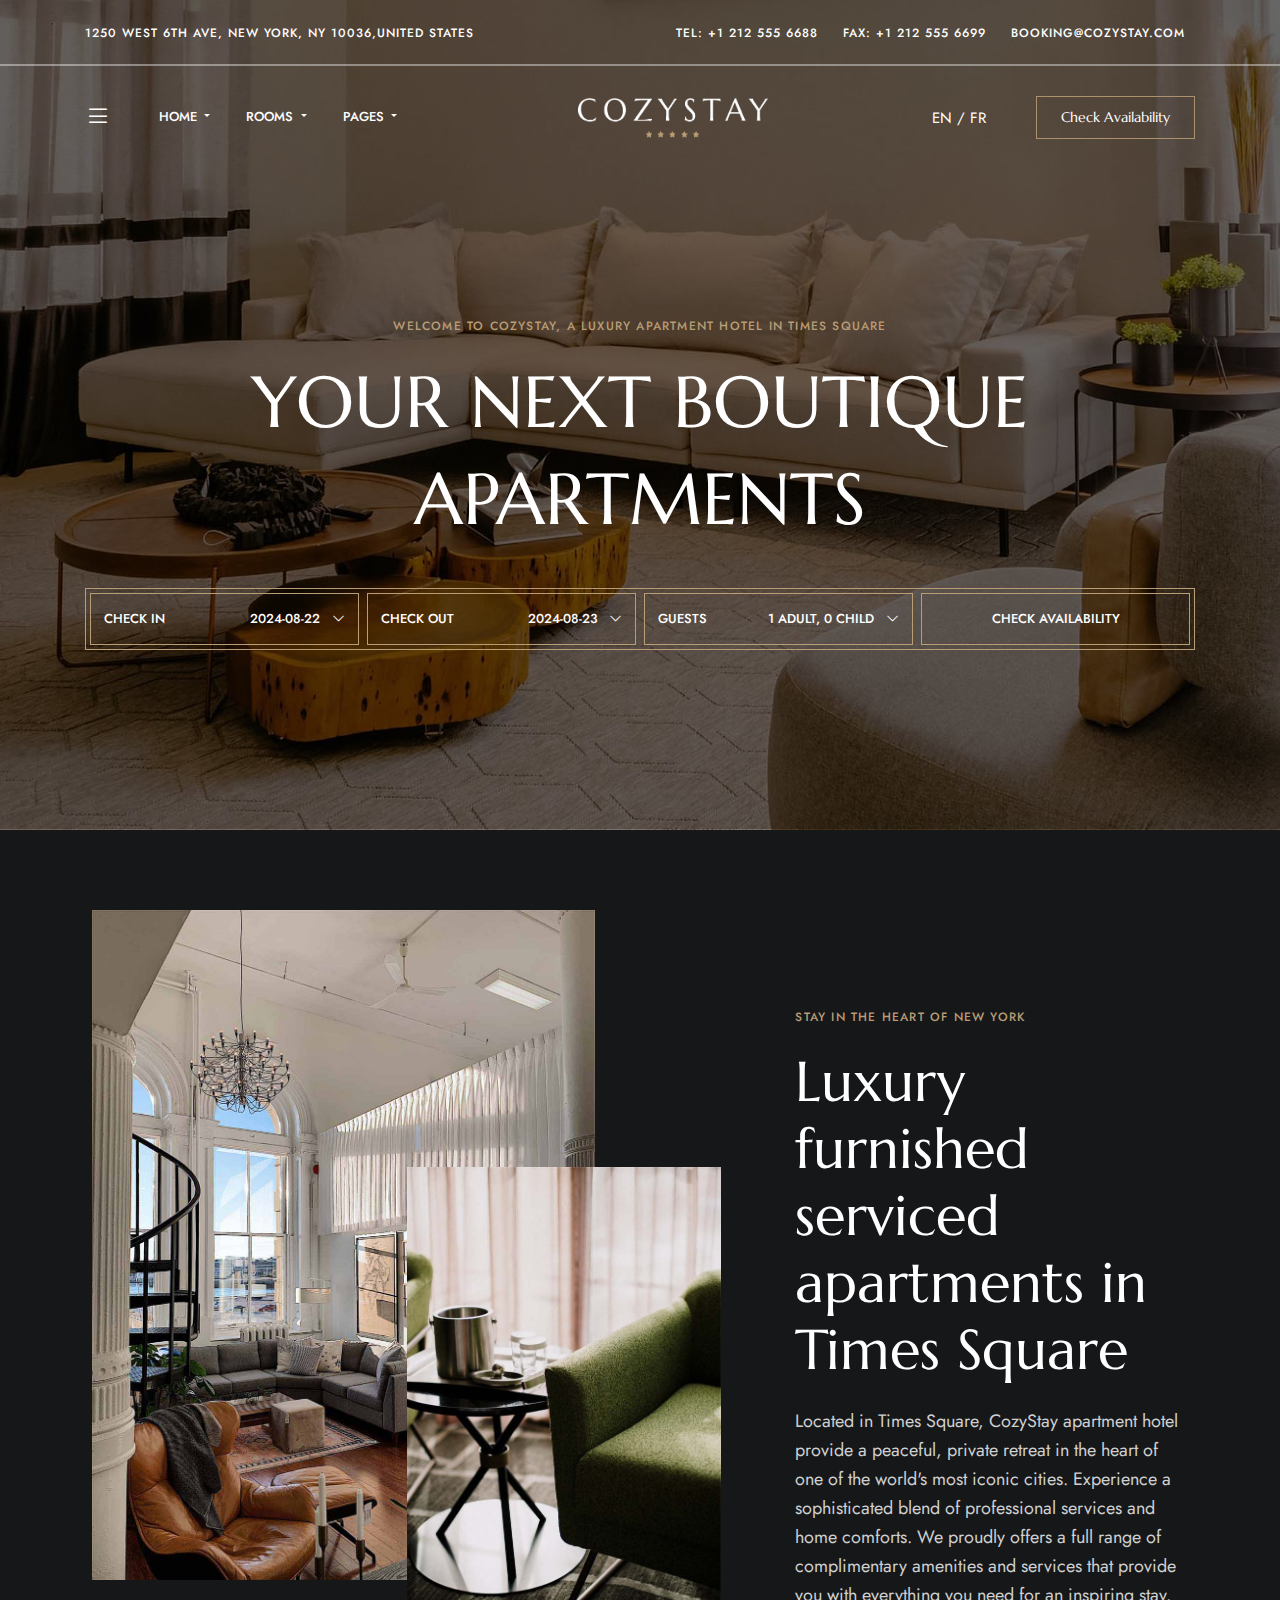
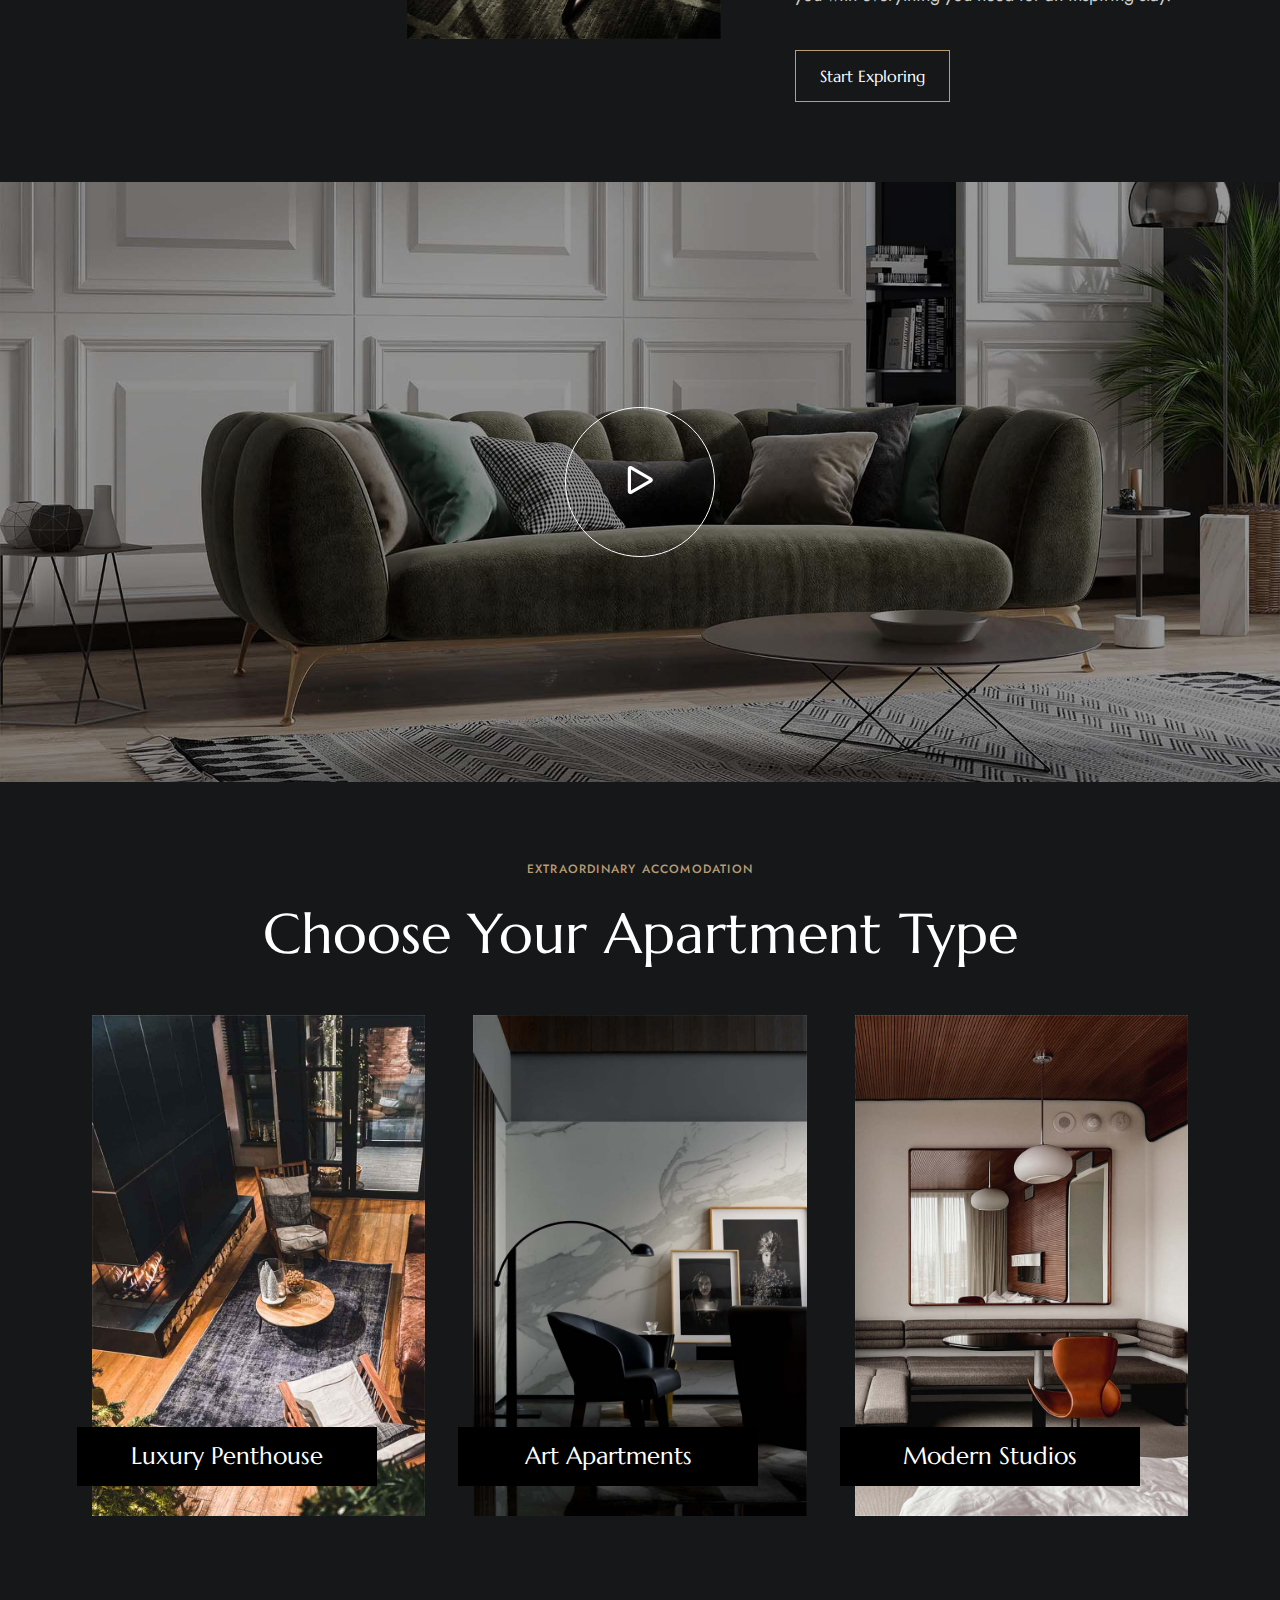
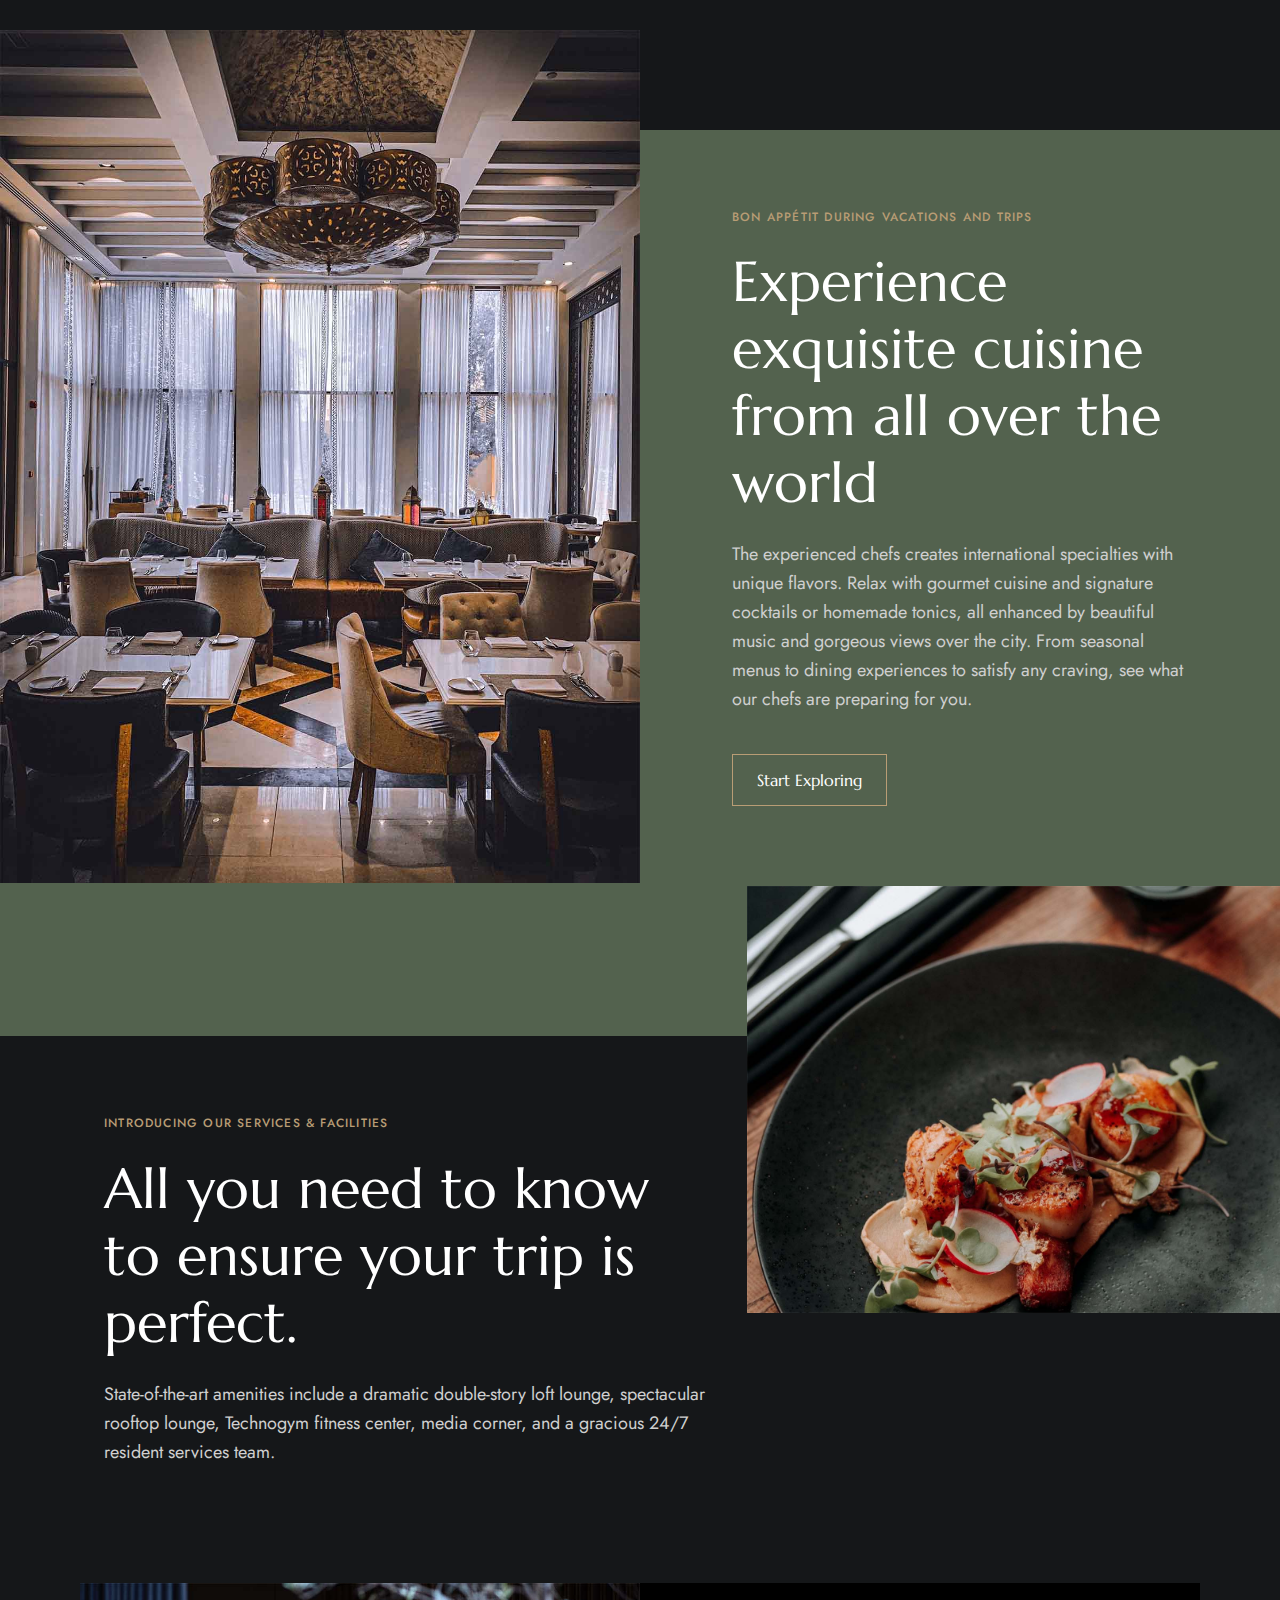
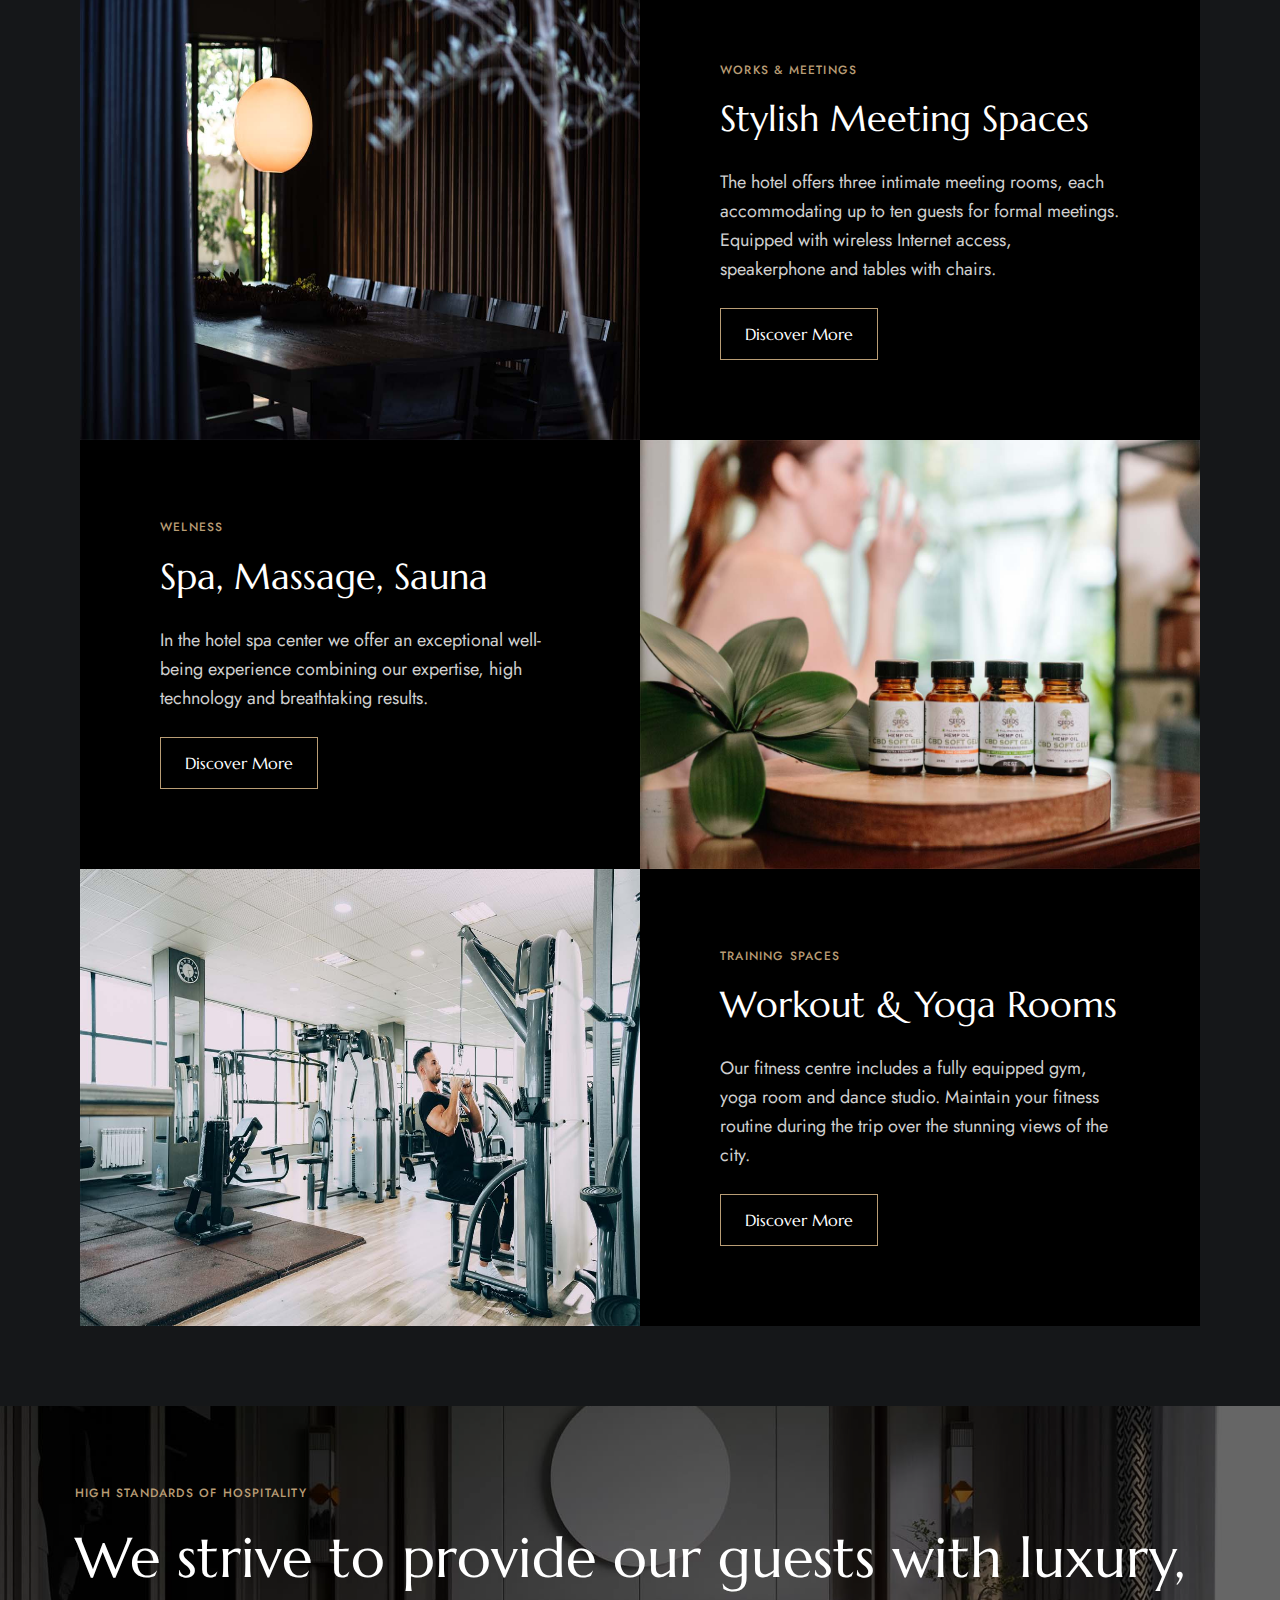
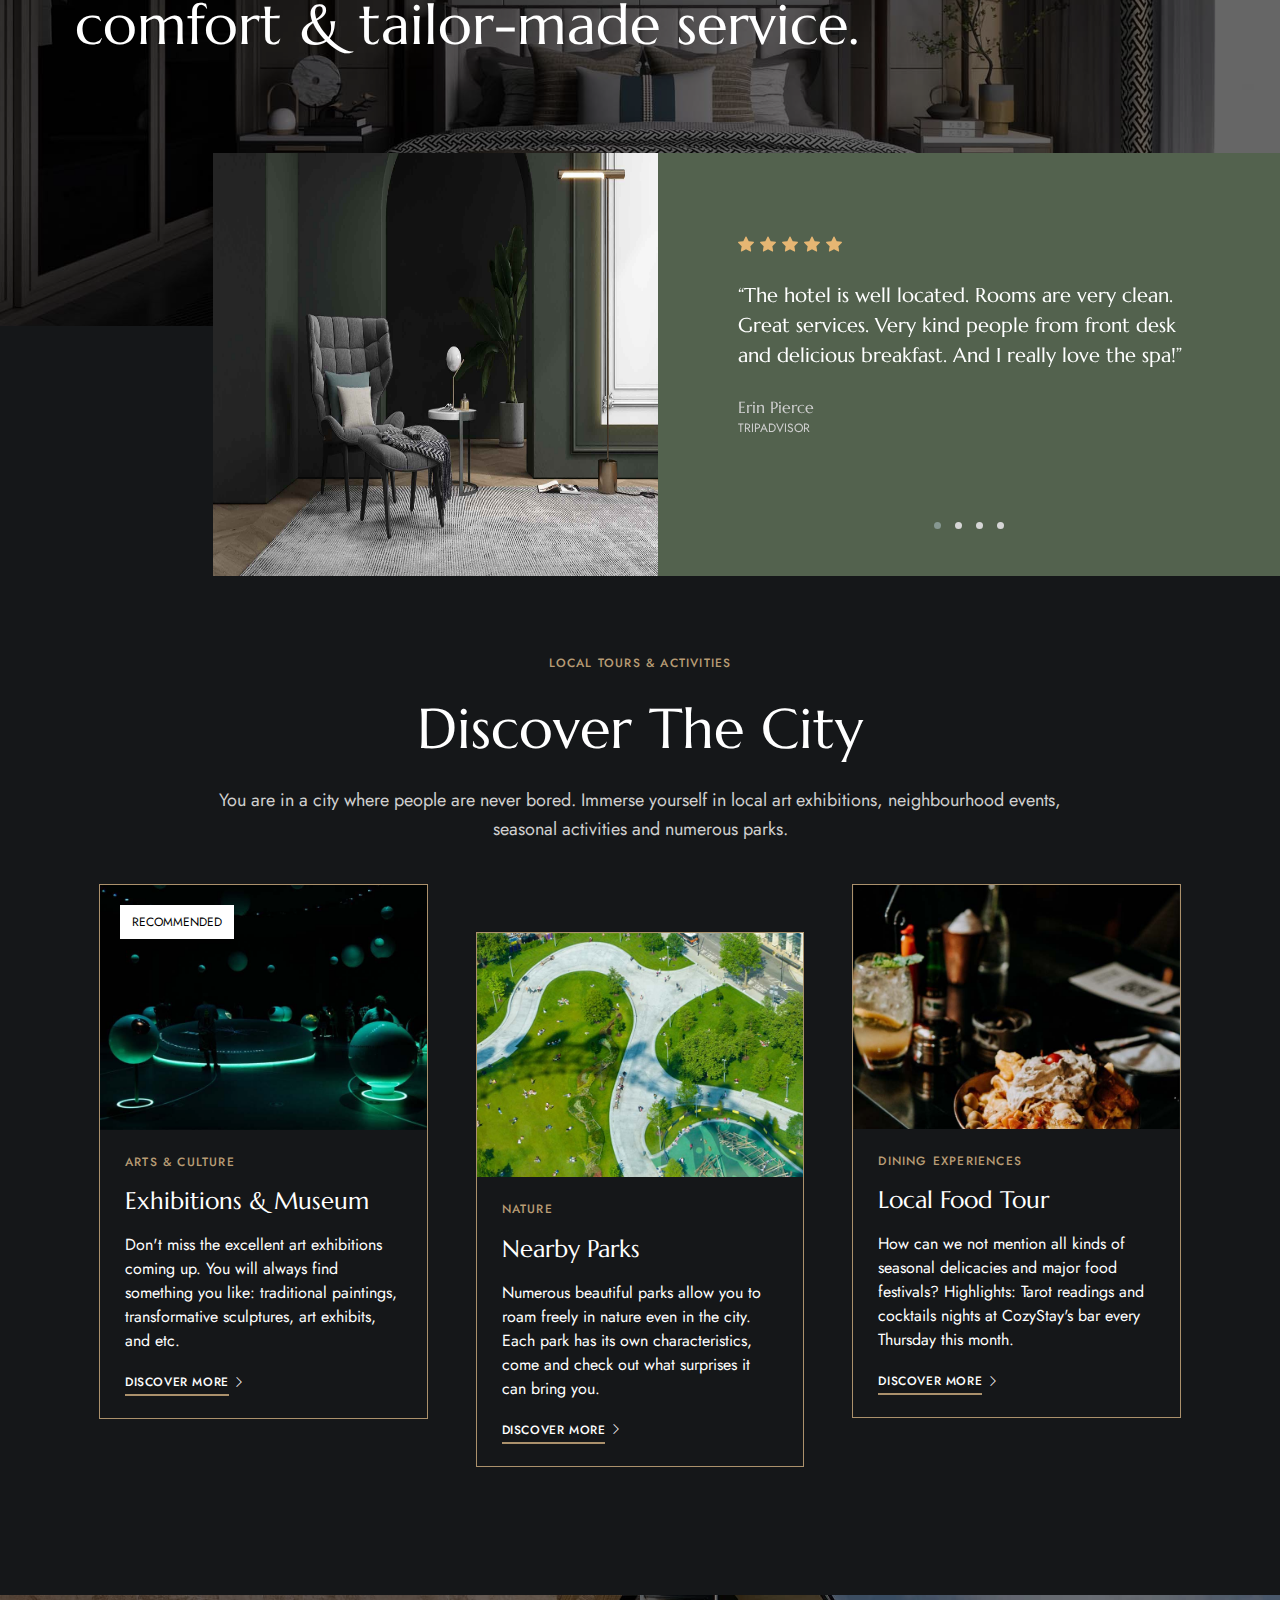
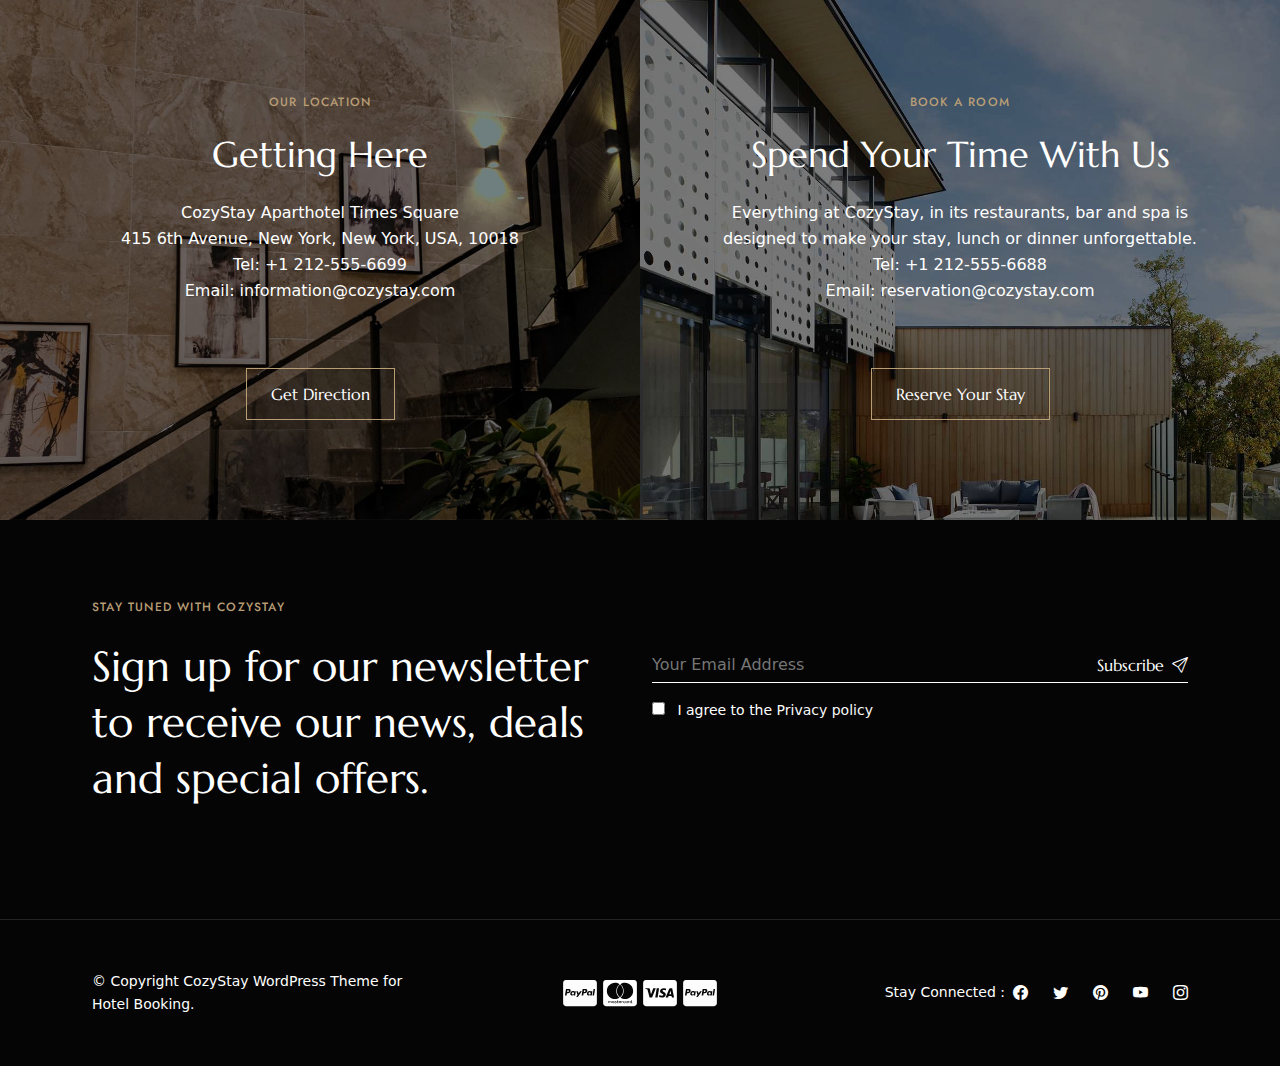
<file: Front_end/Hotel/index.html>
<!DOCTYPE html>
<html lang="en">
  <head>
    <meta charset="UTF-8" />
    <meta name="viewport" content="width=device-width, initial-scale=1.0" />
    <title>COZYSTAY</title>
    <link
      href="https://cdn.jsdelivr.net/npm/bootstrap@5.3.3/dist/css/bootstrap.min.css"
      rel="stylesheet"
      integrity="sha384-QWTKZyjpPEjISv5WaRU9OFeRpok6YctnYmDr5pNlyT2bRjXh0JMhjY6hW+ALEwIH"
      crossorigin="anonymous"
    />
    <link
      rel="stylesheet"
      href="https://cdn.jsdelivr.net/npm/bootstrap-icons@1.11.3/font/bootstrap-icons.min.css"
    />
    <link rel="preconnect" href="https://fonts.googleapis.com" />
    <link rel="preconnect" href="https://fonts.gstatic.com" crossorigin />
    <link
      href="https://fonts.googleapis.com/css2?family=Jost:ital,wght@0,100..900;1,100..900&family=Marcellus&display=swap"
      rel="stylesheet"
    />
    <link
      rel="stylesheet"
      href="https://cdnjs.cloudflare.com/ajax/libs/OwlCarousel2/2.3.4/assets/owl.carousel.min.css"
      integrity="sha512-tS3S5qG0BlhnQROyJXvNjeEM4UpMXHrQfTGmbQ1gKmelCxlSEBUaxhRBj/EFTzpbP4RVSrpEikbmdJobCvhE3g=="
      crossorigin="anonymous"
      referrerpolicy="no-referrer"
    />
    <link
      rel="stylesheet"
      href="https://cdnjs.cloudflare.com/ajax/libs/OwlCarousel2/2.3.4/assets/owl.theme.default.min.css"
      integrity="sha512-sMXtMNL1zRzolHYKEujM2AqCLUR9F2C4/05cdbxjjLSRvMQIciEPCQZo++nk7go3BtSuK9kfa/s+a4f4i5pLkw=="
      crossorigin="anonymous"
      referrerpolicy="no-referrer"
    />
    <link rel="stylesheet" href="CSS/style.css" />
  </head>
  <body>
    <section class="wrapper">
      <header>
        <section class="header">
          <div class="header-inner">
            <div class="nav">
              <div class="nav-top d-none d-xl-block w-100 px-xxl-0">
                <div class="d-flex justify-content-between">
                  <div>
                    <a href="#" class="nav-top-anchor ps-0"
                      >1250 West 6th Ave, New York, NY 10036,United States</a
                    >
                  </div>
                  <div>
                    <a href="#" class="nav-top-anchor">Tel: +1 212 555 6688</a>
                    <a href="#" class="nav-top-anchor">Fax: +1 212 555 6699</a>
                    <a href="#" class="nav-top-anchor">booking@cozystay.com</a>
                  </div>
                </div>
              </div>
              <div class="border d-none d-xl-block w-100"></div>
              <div
                class="nav-bottom w-100 d-flex justify-content-between align-items-center px-xxl-0"
              >
                <div class="d-flex align-items-center">
                  <div class="header-menu">
                    <i class="bi bi-list menu"></i>
                  </div>
                  <div class="nav-ul d-none d-xl-block">
                    <ul class="m-0 p-0 d-flex">
                      <li class="list-unstyled nav-list">
                        <div class="dropdown">
                          <a
                            class="dropdown-toggle list-anchor"
                            href="#"
                            data-bs-toggle="dropdown"
                          >
                            home
                          </a>

                          <ul class="dropdown-menu bg-dark mt-2">
                            <li>
                              <a class="dropdown-item" href="#"
                                >city aparthotel</a
                              >
                            </li>
                            <li>
                              <a class="dropdown-item" href="#"
                                >moutain hotel</a
                              >
                            </li>
                            <li>
                              <a class="dropdown-item" href="#">island hotel</a>
                            </li>
                            <li>
                              <a class="dropdown-item" href="#"
                                >countryside lodge</a
                              >
                            </li>
                          </ul>
                        </div>
                      </li>
                      <li class="list-unstyled nav-list">
                        <div class="dropdown">
                          <a
                            class="dropdown-toggle list-anchor"
                            href="#"
                            data-bs-toggle="dropdown"
                          >
                            rooms
                          </a>

                          <ul class="dropdown-menu bg-dark mt-2">
                            <li>
                              <a class="dropdown-item" href="#">room page</a>
                            </li>
                            <li>
                              <a class="dropdown-item" href="#"
                                >room detail - top image</a
                              >
                            </li>
                            <li>
                              <a class="dropdown-item" href="#"
                                >room detail - top gallery</a
                              >
                            </li>
                            <li>
                              <a class="dropdown-item" href="#"
                                >room detail - left booking form</a
                              >
                            </li>
                            <li><a class="dropdown-item" href="#">cart</a></li>
                            <li>
                              <a class="dropdown-item" href="#">checkout</a>
                            </li>
                            <li>
                              <a class="dropdown-item" href="#">my account</a>
                            </li>
                          </ul>
                        </div>
                      </li>
                      <li class="list-unstyled nav-list">
                        <div class="dropdown">
                          <a
                            class="dropdown-toggle list-anchor"
                            href="#"
                            data-bs-toggle="dropdown"
                          >
                            pages
                          </a>

                          <ul class="dropdown-menu bg-dark mt-2">
                            <li>
                              <a class="dropdown-item" href="#"
                                >about the hotel</a
                              >
                            </li>
                            <li>
                              <a class="dropdown-item" href="#">dinning</a>
                            </li>
                            <li>
                              <a class="dropdown-item" href="#">wellness</a>
                            </li>
                            <li>
                              <a class="dropdown-item" href="#">our blog</a>
                            </li>
                            <li>
                              <a class="dropdown-item" href="#">contact</a>
                            </li>
                          </ul>
                        </div>
                      </li>
                    </ul>
                  </div>
                </div>
                <div class="header-logo">
                  <img
                    src="Images/illustration/logo-3.png"
                    alt="Logo"
                    class="logo img-fluid"
                  />
                </div>
                <div class="d-flex align-items-center">
                  <div class="language-div">
                    <a href="#" class="language">en / </a
                    ><a href="#" class="language">fr</a>
                  </div>
                  <div class="d-none d-xl-block">
                    <a href="#" class="nav-anchor">Check Availability</a>
                  </div>
                </div>
              </div>
            </div>
            <div class="header-content text-center px-xxl-0">
              <h3 class="header-h3">
                Welcome to CozyStay, a luxury apartment hotel in Times Square
              </h3>
              <h1 class="header-h1">your next boutique apartments</h1>
              <div class="booking-div">
                <div class="row mx-0">
                  <div class="col-md-6 ps-1 pe-1 col-xl-3">
                    <div class="booking mb-md-1 mb-xl-0">
                      <div class="dropdown">
                        <a
                          class="booking-anchor d-flex justify-content-between align-items-center"
                          href="#"
                          data-bs-toggle="dropdown"
                        >
                          <span class="">check in</span
                          ><span class=""
                            >2024-08-22 <i class="bi bi-chevron-down ps-2"></i
                          ></span>
                        </a>

                        <!-- <ul class="dropdown-menu bg-dark">
                        <li><a class="dropdown-item" href="#">city aparthotel</a></li>
                        <li><a class="dropdown-item" href="#">moutain hotel</a></li>
                        <li><a class="dropdown-item" href="#">island hotel</a></li>
                        <li><a class="dropdown-item" href="#">countryside lodge</a></li>
                      </ul> -->
                      </div>
                    </div>
                  </div>
                  <div class="col-md-6 ps-1 pe-1 col-xl-3">
                    <div class="booking mb-md-1 mb-xl-0">
                      <div class="dropdown">
                        <a
                          class="booking-anchor d-flex justify-content-between align-items-center"
                          href="#"
                          data-bs-toggle="dropdown"
                        >
                          <span class="">check out</span
                          ><span class=""
                            >2024-08-23 <i class="bi bi-chevron-down ps-2"></i
                          ></span>
                        </a>

                        <!-- <ul class="dropdown-menu bg-dark">
                        <li><a class="dropdown-item" href="#">city aparthotel</a></li>
                        <li><a class="dropdown-item" href="#">moutain hotel</a></li>
                        <li><a class="dropdown-item" href="#">island hotel</a></li>
                        <li><a class="dropdown-item" href="#">countryside lodge</a></li>
                      </ul> -->
                      </div>
                    </div>
                  </div>
                  <div class="col-md-6 ps-1 pe-1 col-xl-3">
                    <div class="booking mb-md-0">
                      <div class="dropdown">
                        <a
                          class="booking-anchor d-flex justify-content-between align-items-center"
                          href="#"
                          data-bs-toggle="dropdown"
                        >
                          <span class="">guests</span
                          ><span class=""
                            >1 adult, 0 child
                            <i class="bi bi-chevron-down ps-2"></i
                          ></span>
                        </a>

                        <!-- <ul class="dropdown-menu bg-dark">
                        <li><a class="dropdown-item" href="#">Adults - 1 +</a></li>
                        <li><a class="dropdown-item" href="#">childrens - 0 +</a></li>
                      </ul> -->
                      </div>
                    </div>
                  </div>
                  <div class="col-md-6 ps-1 pe-1 col-xl-3">
                    <div class="booking mb-0">
                      <a href="#" class="booking-anchor w-100"
                        >check availability</a
                      >
                    </div>
                  </div>
                </div>
              </div>
            </div>
          </div>
        </section>
      </header>

      <main>
        <section>
          <div class="luxury-service">
            <div class="luxury-service-inner">
              <div class="services px-xxl-0">
                <div class="row mx-0">
                  <div class="col-xl-7">
                    <div class="position-relative">
                      <img
                        src="Images/illustration/img-33.jpg"
                        alt="Images"
                        class="mb-4 img"
                      />
                      <img
                        src="Images/illustration/img-34-2.jpg"
                        alt="Image"
                        class="img1"
                      />
                    </div>
                  </div>
                  <div class="col-xl-5">
                    <div class="services-content">
                      <h3 class="services-h3 heading">
                        Stay in the heart of New York
                      </h3>
                      <h2 class="services-h2 heading1 mt-4">
                        Luxury furnished serviced apartments in Times Square
                      </h2>
                      <p class="services-para para mt-4">
                        Located in Times Square, CozyStay apartment hotel
                        provide a peaceful, private retreat in the heart of one
                        of the world's most iconic cities. Experience a
                        sophisticated blend of professional services and home
                        comforts. We proudly offers a full range of
                        complimentary amenities and services that provide you
                        with everything you need for an inspiring stay.
                      </p>
                      <a href="#" class="services-anchor anchor mt-4"
                        >start exploring</a
                      >
                    </div>
                  </div>
                </div>
              </div>
            </div>
          </div>
        </section>

        <section>
          <div class="video-div">
            <div
              class="video-btn-div d-flex justify-content-center align-items-center"
            >
              <a
                href="#"
                class="video-btn justify-content-center align-items-center"
                ><i class="bi bi-play"></i
              ></a>
            </div>
          </div>
        </section>

        <section>
          <div class="accomodation">
            <div class="accomodation-inner">
              <div class="accomodation-content text-center mb-5">
                <h3 class="heading">extraordinary accomodation</h3>
                <h2 class="heading1 mt-4">Choose Your Apartment Type</h2>
              </div>
              <div class="accomodation-images row">
                <div class="col-xl-4 px-4">
                  <div class="position-relative mb-4 accomodation-img">
                    <div class="overflow-hidden">
                      <img
                        src="Images/illustration/img-36-2.jpg"
                        alt="Image"
                        class="w-100 img4"
                      />
                    </div>
                    <div class="black-div text-center">
                      <h6 class="heading2">luxury penthouse</h6>
                    </div>
                  </div>
                </div>
                <div class="col-xl-4 px-4">
                  <div class="position-relative mb-4 accomodation-img">
                    <div class="overflow-hidden">
                      <img
                        src="Images/illustration/img-37.jpg"
                        alt="Image"
                        class="w-100 img4"
                      />
                    </div>
                    <div class="black-div text-center">
                      <h6 class="heading2">art apartments</h6>
                    </div>
                  </div>
                </div>
                <div class="col-xl-4 px-4">
                  <div class="position-relative mb-4 accomodation-img">
                    <div class="overflow-hidden">
                      <img
                        src="Images/illustration/img-38.jpg"
                        alt="Image"
                        class="w-100 img4"
                      />
                    </div>
                    <div class="black-div text-center">
                      <h6 class="heading2">modern studios</h6>
                    </div>
                  </div>
                </div>
              </div>
            </div>
          </div>
        </section>

        <section>
          <div class="experienced-chef">
            <div class="row mx-0 position-relative">
              <div class="col-xl-6 img2-div px-0">
                <img
                  src="Images/illustration/img-39-2.jpg"
                  alt="Image"
                  class="w-100 img2"
                />
              </div>
              <div class="d-none d-xl-block col-xl-6"></div>
            </div>
            <div class="experienced-chef-inner">
              <div class="row mx-0">
                <div class="d-none d-xl-block col-xl-6"></div>
                <div class="col-xl-6 float-end">
                  <div class="chef-content">
                    <h3 class="heading">
                      Bon Appétit During Vacations and Trips
                    </h3>
                    <h2 class="heading1 mt-4">
                      Experience exquisite cuisine from all over the world
                    </h2>
                    <p class="para mt-4">
                      The experienced chefs creates international specialties
                      with unique flavors. Relax with gourmet cuisine and
                      signature cocktails or homemade tonics, all enhanced by
                      beautiful music and gorgeous views over the city. From
                      seasonal menus to dining experiences to satisfy any
                      craving, see what our chefs are preparing for you.
                    </p>
                    <a href="#" class="anchor mt-4">start exploring</a>
                  </div>
                </div>
              </div>
            </div>
          </div>

          <div class="facilities">
            <div class="row mx-0">
              <div class="col-xl-7"></div>
              <div class="position-relative col-xl-5">
                <div class="img3-div w-100">
                  <img
                    src="Images/illustration/img-40.jpg"
                    alt="Images"
                    class="w-100 img3"
                  />
                </div>
              </div>
            </div>
            <div class="facilities-inner">
              <div class="row mx-0">
                <div class="col-xl-7 px-xl-4">
                  <div class="facilities-intro">
                    <h3 class="heading">
                      Introducing Our Services & Facilities
                    </h3>
                    <h2 class="heading1 mt-4">
                      All you need to know to ensure your trip is perfect.
                    </h2>
                    <p class="para mt-4">
                      State-of-the-art amenities include a dramatic double-story
                      loft lounge, spectacular rooftop lounge, Technogym fitness
                      center, media corner, and a gracious 24/7 resident
                      services team.
                    </p>
                  </div>
                </div>
                <div class="col-xl-5"></div>
              </div>
              <div class="facilities-images">
                <div class="facility-div row mx-0">
                  <div class="col-xl-6 px-0 overflow-hidden">
                    <img
                      src="Images/illustration/img-41.jpg"
                      alt="Image"
                      class="w-100 img5 h-100"
                    />
                  </div>
                  <div class="col-xl-6 px-0">
                    <div class="facility-div-content">
                      <h3 class="heading">Works & Meetings</h3>
                      <h2 class="heading1 heading3">Stylish Meeting Spaces</h2>
                      <p class="para mt-3 mb-4">
                        The hotel offers three intimate meeting rooms, each
                        accommodating up to ten guests for formal meetings.
                        Equipped with wireless Internet access, speakerphone and
                        tables with chairs.
                      </p>
                      <a href="#" class="anchor">discover more</a>
                    </div>
                  </div>
                </div>
                <div class="facility-div row mx-0">
                  <div class="col-xl-6 order-xl-1 px-0 overflow-hidden">
                    <img
                      src="Images/illustration/img-42.jpg"
                      alt="Image"
                      class="w-100 img5 h-100"
                    />
                  </div>
                  <div class="col-xl-6 px-0 order-xl-10">
                    <div class="facility-div-content">
                      <h3 class="heading">welness</h3>
                      <h2 class="heading1 heading3">Spa, Massage, Sauna</h2>
                      <p class="para mt-3 mb-4">
                        In the hotel spa center we offer an exceptional
                        well-being experience combining our expertise, high
                        technology and breathtaking results.
                      </p>
                      <a href="#" class="anchor">discover more</a>
                    </div>
                  </div>
                </div>
                <div class="facility-div row mx-0">
                  <div class="col-xl-6 px-0 overflow-hidden">
                    <img
                      src="Images/illustration/img-43.jpg"
                      alt="Image"
                      class="w-100 img5 h-100"
                    />
                  </div>
                  <div class="col-xl-6 px-0">
                    <div class="facility-div-content">
                      <h3 class="heading">training spaces</h3>
                      <h2 class="heading1 heading3">Workout & Yoga Rooms</h2>
                      <p class="para mt-3 mb-4">
                        Our fitness centre includes a fully equipped gym, yoga
                        room and dance studio. Maintain your fitness routine
                        during the trip over the stunning views of the city.
                      </p>
                      <a href="#" class="anchor">discover more</a>
                    </div>
                  </div>
                </div>
              </div>
            </div>
          </div>
        </section>

        <section>
          <div class="position-relative">
            <div class="hospitality">
              <div class="hospitality-content">
                <h3 class="heading">High standards of hospitality</h3>
                <h2 class="heading1 mt-4">
                  We strive to provide our guests with luxury, comfort &
                  tailor-made service.
                </h2>
              </div>
            </div>
            <div class="customer-review d-md-flex w-100">
              <div class="offset-md-2 col-md-10">
                <div class="d-md-flex customer-review-inner">
                  <div class="col-md-5">
                    <img
                      src="Images/illustration/jason-wang-NxAwryAbtIw-unsplash.jpg"
                      alt="Image"
                      class="img-fluid h-100"
                    />
                  </div>
                  <div class="col-md-7">
                    <div class="owl-carousel owl-theme reviews-slider">
                      <div class="item reviews">
                        <div class="d-flex mb-4">
                          <i class="bi bi-star-fill star-icon"></i>
                          <i class="bi bi-star-fill star-icon"></i>
                          <i class="bi bi-star-fill star-icon"></i>
                          <i class="bi bi-star-fill star-icon"></i>
                          <i class="bi bi-star-fill star-icon"></i>
                        </div>
                        <p class="review-para">
                          “The hotel is well located. Rooms are very clean.
                          Great services. Very kind people from front desk and
                          delicious breakfast. And I really love the spa!”
                        </p>
                        <div class="mt-4">
                          <span class="customer-name">Erin Pierce</span>
                          <span class="customer-occupation">TripAdvisor</span>
                        </div>
                      </div>
                      <div class="item reviews">
                        <div class="d-flex mb-4">
                          <i class="bi bi-star-fill star-icon"></i>
                          <i class="bi bi-star-fill star-icon"></i>
                          <i class="bi bi-star-fill star-icon"></i>
                          <i class="bi bi-star-fill star-icon"></i>
                          <i class="bi bi-star-fill star-icon"></i>
                        </div>
                        <p class="review-para">
                          “Brilliant staff and exceptional customer service. The place is fantastic. Great facilities and atmosphere. Buffet breakfast daily is very generous.”
                        </p>
                        <div class="mt-4">
                          <span class="customer-name">Luna Wayne</span>
                          <span class="customer-occupation">TripAdvisor</span>
                        </div>
                      </div>
                      <div class="item reviews">
                        <div class="d-flex mb-4">
                          <i class="bi bi-star-fill star-icon"></i>
                          <i class="bi bi-star-fill star-icon"></i>
                          <i class="bi bi-star-fill star-icon"></i>
                          <i class="bi bi-star-fill star-icon"></i>
                          <i class="bi bi-star-fill star-icon"></i>
                        </div>
                        <p class="review-para">
                          “The restaurants available were all very good. Friendly staff, helpful disposition made our overall experience wonderful. We will be going again next year.”
                        </p>
                        <div class="mt-4">
                          <span class="customer-name">Joseph Hart</span>
                          <span class="customer-occupation">TripAdvisor</span>
                        </div>
                      </div>
                      <div class="item reviews">
                        <div class="d-flex mb-4">
                          <i class="bi bi-star-fill star-icon"></i>
                          <i class="bi bi-star-fill star-icon"></i>
                          <i class="bi bi-star-fill star-icon"></i>
                          <i class="bi bi-star-fill star-icon"></i>
                          <i class="bi bi-star-fill star-icon"></i>
                        </div>
                        <p class="review-para">
                          “The rooms are all renovated and modern. And the staff are very willing to help you plan your day. Thanks for all the staff and this pleased trip!”
                        </p>
                        <div class="mt-4">
                          <span class="customer-name">Jonathan David</span>
                          <span class="customer-occupation">TripAdvisor</span>
                        </div>
                      </div>
                    </div>
                  </div>
                </div>
              </div>
            </div>
          </div>
        </section>

        <section>
          <div class="discover-city">
            <div class="discover-city-content text-center">
              <h3 class="heading">Local Tours & Activities</h3>
              <h2 class="heading1 mt-4">Discover The City</h2>
              <p class="para mt-4 para1">
                You are in a city where people are never bored. Immerse yourself
                in local art exhibitions, neighbourhood events, seasonal
                activities and numerous parks.
              </p>
            </div>
            <div class="city row mx-0">
              <div class="col-xl-4 px-xl-4">
                <div class="city-image mb-5">
                  <div class="position-relative overflow-hidden">
                    <img
                      src="Images/illustration/img-45-2.jpg"
                      alt="Image"
                      class="w-100 img6"
                    />
                    <div class="recommended">recommended</div>
                  </div>
                  <div class="city-content">
                    <h3 class="heading mb-3">Arts & Culture</h3>
                    <h2 class="city-h2 mb-3">Exhibitions & Museum</h2>
                    <p class="city-para mb-3">
                      Don't miss the excellent art exhibitions coming up. You
                      will always find something you like: traditional
                      paintings, transformative sculptures, art exhibits, and
                      etc.
                    </p>
                    <a href="#" class="city-anchor"
                      ><span>discover more</span>
                      <i class="bi bi-chevron-right"></i
                    ></a>
                  </div>
                </div>
              </div>
              <div class="col-xl-4 px-xl-4">
                <div class="city-image mb-5 mt-xl-5">
                  <div class="overflow-hidden">
                    <img
                      src="Images/illustration/img-46.jpg"
                      alt="Image"
                      class="w-100 img6"
                    />
                  </div>
                  <div class="city-content">
                    <h3 class="heading mb-3">nature</h3>
                    <h2 class="city-h2 mb-3">nearby parks</h2>
                    <p class="city-para mb-3">
                      Numerous beautiful parks allow you to roam freely in
                      nature even in the city. Each park has its own
                      characteristics, come and check out what surprises it can
                      bring you.
                    </p>
                    <a href="#" class="city-anchor"
                      ><span>discover more</span>
                      <i class="bi bi-chevron-right"></i
                    ></a>
                  </div>
                </div>
              </div>
              <div class="col-xl-4 px-xl-4">
                <div class="city-image mb-5">
                  <div class="overflow-hidden">
                    <img
                      src="Images/illustration/img-47-2.jpg"
                      alt="Image"
                      class="w-100 img6"
                    />
                  </div>
                  <div class="city-content">
                    <h3 class="heading mb-3">Dining Experiences</h3>
                    <h2 class="city-h2 mb-3">Local Food Tour</h2>
                    <p class="city-para mb-3">
                      How can we not mention all kinds of seasonal delicacies
                      and major food festivals? Highlights: Tarot readings and
                      cocktails nights at CozyStay's bar every Thursday this
                      month.
                    </p>
                    <a href="#" class="city-anchor"
                      ><span>discover more</span>
                      <i class="bi bi-chevron-right"></i
                    ></a>
                  </div>
                </div>
              </div>
            </div>
          </div>
        </section>

        <section>
          <div class="row mx-0">
            <div class="location col-md-6 px-0">
              <div class="location-inner text-center">
                <h3 class="heading">our location</h3>
                <h2 class="location-h2 mt-4">getting here</h2>
                <p class="location-para mt-4">
                  CozyStay Aparthotel Times Square <br />
                  415 6th Avenue, New York, New York, USA, 10018 <br />
                  Tel: +1 212-555-6699 <br />
                  Email: information@cozystay.com
                </p>
                <a href="#" class="anchor mt-5">get direction</a>
              </div>
            </div>
            <div class="direction col-md-6 px-0">
              <div class="direction-inner text-center">
                <h3 class="heading">book a room</h3>
                <h2 class="direction-h2 mt-4">Spend Your Time With Us</h2>
                <p class="direction-para mt-4">
                  Everything at CozyStay, in its restaurants, bar and spa is
                  designed to make your stay, lunch or dinner unforgettable.
                  <br />
                  Tel: +1 212-555-6688 <br />
                  Email: reservation@cozystay.com
                </p>
                <a href="#" class="anchor mt-5">reserve your stay</a>
              </div>
            </div>
          </div>
        </section>
      </main>

      <footer>
        <section>
          <div class="footer">
            <div class="footer-top row mx-0">
              <div class="mb-4 col-xl-6 pe-xl-5">
                <h3 class="heading">Stay Tuned with CozyStay</h3>
                <h2 class="footer-h2 mt-4">
                  Sign up for our newsletter to receive our news, deals and
                  special offers.
                </h2>
              </div>
              <div class="col-xl-6 pt-xl-5">
                <div
                  class="input-div d-flex align-items-center justify-content-between mb-3"
                >
                  <input type="email" placeholder="Your Email Address" />
                  <button type="submit" class="d-flex">
                    subscribe <i class="bi bi-send ms-2"></i>
                  </button>
                </div>
                <div class="checkbox-div">
                  <p class="footer-para">
                    <label>
                      <input type="checkbox" value="1" class="me-2" />
                      I agree to the
                      <a
                        href="#"
                        class="text-decoration-none text-light privacy"
                        >Privacy policy</a
                      >
                    </label>
                  </p>
                </div>
              </div>
            </div>
            <div class="footer-bottom text-center row mx-0 align-items-center">
              <p class="footer-para col-xl-4 mb-xl-0 text-xl-start">
                &copy; Copyright CozyStay WordPress Theme for Hotel Booking.
              </p>
              <div class="d-flex justify-content-center py-4 col-xl-4 py-xl-0">
                <img
                  src="Images/illustration/cc-paypal-brands-solid.svg"
                  alt="Image"
                  class="footer-img"
                />
                <img
                  src="Images/illustration/cc-mastercard-brands-solid.svg"
                  alt="Image"
                  class="footer-img"
                />
                <img
                  src="Images/illustration/cc-visa-brands-solid.svg"
                  alt="Image"
                  class="footer-img"
                />
                <img
                  src="Images/illustration/cc-paypal-brands-solid.svg"
                  alt="Image"
                  class="footer-img"
                />
              </div>
              <div
                class="footer-icons col-xl-4 d-xl-flex justify-content-xl-end"
              >
                <p class="footer-para mb-0 me-xl-2">Stay Connected :</p>
                <ul class="m-0 p-0 d-flex justify-content-center">
                  <li class="list-unstyled">
                    <a href="#" class="footer-anchor"
                      ><i class="bi bi-facebook"></i
                    ></a>
                  </li>
                  <li class="list-unstyled">
                    <a href="#" class="footer-anchor"
                      ><i class="bi bi-twitter"></i
                    ></a>
                  </li>
                  <li class="list-unstyled">
                    <a href="#" class="footer-anchor"
                      ><i class="bi bi-pinterest"></i
                    ></a>
                  </li>
                  <li class="list-unstyled">
                    <a href="#" class="footer-anchor"
                      ><i class="bi bi-youtube"></i
                    ></a>
                  </li>
                  <li class="list-unstyled">
                    <a href="#" class="footer-anchor me-0"
                      ><i class="bi bi-instagram"></i
                    ></a>
                  </li>
                </ul>
              </div>
            </div>
          </div>
        </section>
      </footer>
    </section>

    <script src="https://code.jquery.com/jquery-3.7.1.min.js"></script>
    <script
      src="https://cdnjs.cloudflare.com/ajax/libs/OwlCarousel2/2.3.4/owl.carousel.min.js"
      integrity="sha512-bPs7Ae6pVvhOSiIcyUClR7/q2OAsRiovw4vAkX+zJbw3ShAeeqezq50RIIcIURq7Oa20rW2n2q+fyXBNcU9lrw=="
      crossorigin="anonymous"
      referrerpolicy="no-referrer"
    ></script>
    <script
      src="https://cdn.jsdelivr.net/npm/bootstrap@5.3.3/dist/js/bootstrap.bundle.min.js"
      integrity="sha384-YvpcrYf0tY3lHB60NNkmXc5s9fDVZLESaAA55NDzOxhy9GkcIdslK1eN7N6jIeHz"
      crossorigin="anonymous"
    ></script>
    <script src="Javascript/script.js"></script>
  </body>
</html>
</file>
<file: Front_end/Aviation/CSS/style.css>
* {
  margin: 0;
  padding: 0;
  box-sizing: border-box;
  font-family: "Sora", serif;
}
:root {
  --color1: #123821;
  --color2: #a79132;
  --color3: #ffffff;
}

/* ---------------------header--------------------- */
.header {
  /* background-image: url(../Images/background/main-slider-1-1.jpg); */
  background: linear-gradient(rgba(18, 56, 33, 0.8), rgba(18, 56, 33, 0.8)),
    url(../Images/background/main-slider-1-1.jpg);
  background-size: cover;
  background-repeat: no-repeat;
  background-position: left center;
}
.nav-wrapper {
  width: 100%;
  padding: 26px 30px;
  border-bottom: 1px solid rgba(255, 255, 255, 0.1);
}
.logo {
  height: 50px;
  width: 131px;
}
.menu i {
  font-size: 30px;
  color: var(--color2);
}
.nav-menu {
  text-decoration: none;
  font-size: 15px;
  color: var(--color3);
  font-weight: 500;
  line-height: 30px;
  letter-spacing: 1.5px;
  text-transform: uppercase;
  transition: all 0.3s ease-in-out;
}
.nav-menu:hover {
  color: var(--color2);
}
.search-box a,
.cart-box a {
  text-decoration: none;
  font-size: 24px;
  color: var(--color3);
  font-weight: 500;
  transition: all 0.3s ease-in-out;
}
.search-box a:hover {
  color: var(--color2);
}
.cart-box a:hover {
  color: var(--color2);
}
.call-icon a {
  display: flex;
  justify-content: center;
  align-items: center;
  height: 40px;
  width: 40px;
  text-decoration: none;
  border-radius: 50%;
  background-color: var(--color2);
  color: var(--color3);
  font-size: 24px;
  transition: all 0.3s ease-in-out;
}
.call-icon a:hover {
  background-color: var(--color3);
  color: var(--color2);
}
.call-para {
  font-size: 13px;
  font-weight: 500;
  color: rgba(255, 255, 255, 0.4);
  text-transform: capitalize;
  line-height: 13px;
  margin-bottom: 0;
}
.call-h5 a {
  text-decoration: none;
  font-size: 14px;
  color: var(--color3);
  font-weight: 700;
  line-height: 14px;
  transition: all 0.3s ease-in-out;
}
.call-h5 a:hover {
  color: var(--color2);
}
.hero-content {
  padding: 70px 0 230px 0;
}
.hero-para {
  font-size: 20px;
  color: var(--color3);
  font-weight: 500;
  line-height: 20px;
}
.hero-h2 {
  font-size: 43px;
  color: var(--color3);
  font-weight: 700;
  line-height: 55px;
  margin-top: 22px;
  margin-bottom: 37px;
  letter-spacing: 4.3px;
  text-transform: uppercase;
}
.book-btn,
.read-btn {
  display: inline-block;
  text-decoration: none;
  padding: 15px 60px;
  font-size: 14px;
  font-weight: 700;
  line-height: 30px;
  letter-spacing: 0.1em;
  text-transform: uppercase;
  border-radius: 30px;
  position: relative;
  transition: all 0.3s ease-in-out;
}
.book-btn {
  background-color: var(--color2);
  color: var(--color3);
}
.read-btn {
  background-color: var(--color3);
  color: var(--color1);
  margin-top: 10px;
}
.book-btn:hover {
  background-color: var(--color3);
  color: var(--color1);
}
.read-btn:hover {
  background-color: var(--color2);
  color: var(--color3);
}

/* ----------------feature-one---------------- */
.feature-one {
  padding: 220px 0 90px 0;
  position: relative;
  background: linear-gradient(rgba(167, 145, 50, 0.6), rgba(167, 145, 50, 0.6)),
    url(../Images/background/feature-1-bg-1.png);
  background-repeat: no-repeat;
  background-size: cover;
  background-position: center center;
  background-color: var(--color2);
}
.plane-shadow {
  position: absolute;
  left: 50%;
  top: 78px;
  width: 100%;
  transform: translateX(-50%);
  /* z-index: -1; */
  mix-blend-mode: multiply;
}
.plane-div {
  position: absolute;
  top: -230px;
  left: 50%;
  transform: translateX(-50%);
  animation-name: plane-shake;
  animation-duration: 2s;
  animation-iteration-count: infinite;
  animation-timing-function: linear;
}
.plane-img {
  max-width: unset;
  width: auto;
}
.features-div {
  padding: 36px 39px 32px;
  border: 1px solid #b4a151;
  margin-bottom: 30px;
  /* background-color: red; */
  transition: all 0.3s ease-in-out;
}
.feature-img {
  height: 55px;
  width: 55px;
  display: block;
  margin-bottom: 15px;
}
.feature-img2 {
  /* display: none; */
  position: absolute;
  top: 0;
  left: 0;
  opacity: 0;
  transition: all 0.3s ease-in-out;
}
.feature-title {
  display: block;
  text-decoration: none;
  font-size: 18px;
  font-weight: 700;
  color: var(--color3);
  line-height: 28px;
  text-transform: uppercase;
  transition: all 0.3s ease-in-out;
}
.features-div:hover {
  background-color: var(--color3);
}
.features-div:hover .feature-title {
  color: var(--color1);
}
.features-div:hover .feature-img2 {
  opacity: 1;
  z-index: 10;
}

/* ----------------about-one---------------- */
.about-one {
  background-image: url(../Images/background/about-1-bg-1.png);
  background-repeat: no-repeat;
  background-position: left top;
  padding: 120px 0 160px;
}
.about-one-left {
  margin-bottom: 60px;
}
.about-span {
  font-size: 16px;
  font-weight: 700;
  color: var(--color2);
  line-height: 16px;
  letter-spacing: 1.6px;
  text-transform: uppercase;
}
.about-h2 {
  margin-top: 5px;
  font-size: 34px;
  font-weight: 700;
  color: #123821;
  line-height: 45px;
  letter-spacing: -1.36px;
}
.about-para {
  font-size: 16px;
  font-weight: 400;
  color: rgb(121, 129, 124);
  line-height: 30px;
}
.about-ul {
  margin-top: 30px;
  margin-bottom: 40px;
}
.check-icon {
  font-size: 16px;
  line-height: 30px;
  color: var(--color2);
}
.text {
  font-size: 16px;
  line-height: 25px;
  font-weight: 400;
  color: rgb(18, 56, 33);
}
.discover-btn {
  display: inline-block;
  padding: 15px 60px;
  border-radius: 30px;
  font-size: 14px;
  font-weight: 700;
  letter-spacing: 1.4px;
  text-decoration: none;
  background-color: rgb(18, 56, 33);
  color: var(--color3);
  text-transform: uppercase;
  line-height: 30px;
  transition: all 0.3s ease-in-out;
}
.discover-btn:hover {
  background-color: var(--color2);
  /* color: ; */
}
.call-span {
  height: 55px;
  width: 55px;
  border-radius: 50%;
  background-color: var(--color3);
  display: flex;
  justify-content: center;
  align-items: center;
  border: 1px solid #eeede5;
  box-shadow: 0px 0px 30px 0px rgba(0, 0, 0, 0.07);
  font-size: 22px;
  color: var(--color2);
  transition: all 0.3s ease-in-out;
}
.call-span:hover {
  background-color: var(--color2);
  color: var(--color3);
}
.call-subtitle {
  font-size: 12px;
  font-weight: 500;
  line-height: 20px;
  letter-spacing: 1.2px;
  color: rgb(121, 129, 124);
  text-transform: uppercase;
}
.call-number {
  text-decoration: none;
  font-size: 18px;
  font-weight: 700;
  color: rgb(18, 56, 33);
  line-height: 26px;
  transition: all 0.3s ease-in-out;
}
.call-number:hover {
  color: var(--color2);
}
.about-right-inner::before {
  position: absolute;
  content: "";
  top: 90px;
  left: -40px;
  right: 40px;
  bottom: -40px;
  background-color: #f8f7f1;
  z-index: -1;
}
.about-one-satisfied {
  position: absolute;
  bottom: 70px;
  right: -40px;
  padding: 27px 40px;
  background-color: var(--color2);
}
.about-one-satisfied::before {
  content: "";
  position: absolute;
  bottom: -40px;
  right: 0;
  border-bottom: 40px solid transparent;
  border-left: 40px solid #9a8528;
}
.people-img {
  height: 62px;
  width: 62px;
}
.about-right-num {
  font-size: 40px;
  font-weight: 700;
  line-height: 40px;
  color: var(--color3);
}
.about-right-para {
  font-size: 14px;
  font-weight: 400;
  line-height: 20px;
  letter-spacing: 1.4px;
  color: #ede2b1;
}
/* ----------------feature-two---------------- */
.feature-two {
  padding-bottom: 90px;
}
.feature-two-div {
  padding: 18px 20px 20px 20px;
  background-color: var(--color2);
  overflow: hidden;
  z-index: 2;
  margin-bottom: 30px;
}
.feature-two-shape1 {
  position: absolute;
  bottom: 0;
  left: 0;
  right: 0;
  z-index: -1;
}
.feature-two-span {
  font-size: 14px;
  font-weight: 700;
  line-height: 14px;
  color: #ede2b1;
  letter-spacing: 1.4px;
  text-transform: uppercase;
}
.feature-two-h4 a {
  text-decoration: none;
  font-size: 25px;
  font-weight: 700;
  color: var(--color3);
  line-height: 35px;
  letter-spacing: -1px;
}
.feature-two-para {
  font-size: 16px;
  font-weight: 500;
  color: #ede2b1;
  line-height: 30px;
  padding: 19px 0 26px 0;
}
.discover-more-btn {
  padding: 15px 55px;
  transition: all 0.3s ease-in-out;
}
.discover-more-btn:hover {
  background-color: var(--color1);
}
.feature-two-img {
  margin-bottom: 30px;
  transition: all 0.3s ease-in-out;
  overflow: hidden;
}
.feature-image {
  transition: transform 0.3s ease-in-out;
}
.feature-two-img:hover .feature-image {
  transform: scale(1.05);
}
.feature-img-hover {
  position: absolute;
  height: 0%;
  width: 100%;
  z-index: 99;
  top: 0;
  left: 0;
  background-color: rgba(18, 56, 33, 0.4);
  /* background-color: red; */
  transition: all 0.3s ease-in-out;
}
.feature-two-img:hover .feature-img-hover {
  height: 100%;
}
.feature-title-box {
  position: absolute;
  top: 0;
  left: 0;
  height: 100%;
  width: 100%;
  z-index: 2;
  display: flex;
  align-items: end;
  background: linear-gradient(
    to top,
    rgba(18, 56, 33, 0.6),
    rgba(18, 56, 33, 0)
  );
}
.feature-two-title a {
  text-decoration: none;
  font-size: 30px;
  font-weight: 700;
  color: var(--color3);
  line-height: 36px;
  /* margin-left: 70px; */
}
.feature-two-arrow {
  position: absolute;
  top: 30px;
  right: 30px;
  z-index: 2;
}
.feature-two-arrow a {
  text-decoration: none;
  display: flex;
  height: 50px;
  width: 50px;
  border-radius: 50%;
  background-color: var(--color3);
  color: var(--color1);
  font-size: 20px;
  justify-content: center;
  align-items: center;
  transition: all 0.3s ease-in-out;
}
.feature-two-arrow a:hover {
  background-color: var(--color2);
  color: var(--color3);
}

/* ----------------get-flight---------------- */
.get-flight {
  padding: 120px 0 104px;
  background-color: var(--color1);
  display: block;
  position: relative;
  z-index: 1;
}

.get-flight-img {
  position: absolute;
  top: 0;
  right: 0;
  z-index: -1;
}
.get-flight-img img {
  /* display: none; */
  width: auto;
  /* height: auto; */
  /* z-index: 1; */
}
.get-flight-shape1 img {
  position: absolute;
  top: 0;
  bottom: 0;
  left: 0;
  mix-blend-mode: soft-light;
  opacity: 0.1;
  z-index: 1;
  width: auto;
  height: auto;
  animation: float-bob 2s linear infinite;
}
.get-flight-shape2 img {
  position: absolute;
  bottom: 0;
  right: 560px;
  opacity: 0.1;
  z-index: 1;
  width: auto;
  height: auto;
  animation: float-bob 2s linear infinite;
}
/* .get-flight-content{
  z-index: 99;
} */
.get-flight-title span,
.services-title span,
.customer-title span {
  font-size: 16px;
  font-weight: 700;
  color: var(--color2);
  line-height: 16px;
  letter-spacing: 1.6px;
  text-transform: uppercase;
}
.get-flight-title h2,
.services-title h2,
.customer-title h2 {
  font-size: 34px;
  font-weight: 700;
  color: var(--color3);
  line-height: 45px;
  letter-spacing: -1.5px;
  margin-top: 5px;
  margin-bottom: 0;
}
.form-input {
  padding: 0 30px;
  height: 60px;
  width: 100%;
  background-color: #13271a;
  color: #a1aba5;
  outline: none;
  border: none;
  font-size: 14px;
  font-weight: 400;
  line-height: 60px;
  margin-bottom: 20px;
}
.form-btn {
  font-size: 14px;
  font-weight: 700;
  letter-spacing: 1.4;
  line-height: 30px;
  color: var(--color3);
  background-color: var(--color2);
  border-radius: 30px;
  padding: 15px 60px;
  text-transform: capitalize;
  border: none;
  outline: none;
  margin-bottom: 20px;
  border: 2px solid var(--color2);
  transition: all 0.3s ease-in-out;
}
.form-btn:hover {
  background-color: var(--color1);
  border: 2px solid var(--color2);
  color: var(--color2);
}
.form-para {
  font-size: 15px;
  font-weight: 400;
  color: #889f91;
  line-height: 30px;
  margin-bottom: 0;
}
.form-para span {
  color: var(--color2);
}

/* ----------------services-one---------------- */
.services-one {
  padding: 120px 0 90px;
  position: relative;
}
.services-title {
  margin-top: -9px;
  margin-bottom: 47px;
  z-index: 3;
  position: relative;
}
.services-div {
  margin-bottom: 30px;
  transition: all 0.3s ease-in-out;
}
.service-img {
  overflow: hidden;
}
.service-img img {
  transition: all 0.3s ease-in-out;
}
.service-img-hover {
  position: absolute;
  bottom: 0;
  left: 0;
  height: 0%;
  width: 0%;
  background-color: rgba(18, 56, 33, 0.5);
  transition: all 0.3s ease-in-out;
}
.services-div:hover .service-img-hover {
  height: 100%;
  width: 100%;
}
.services-div:hover .service-img img {
  transform: scale(1.05);
}
.service-content {
  position: relative;
  margin-right: 20px;
  padding: 28px 30px 35px;
  background-color: var(--color3);
  margin-top: -40px;
  z-index: 2;
  box-shadow: 0px 0px 60px 0px rgba(0, 0, 0, 0.07);
}
.service-span {
  font-size: 12px;
  font-weight: 500;
  color: var(--color2);
  line-height: 12px;
  letter-spacing: 1.2px;
  text-transform: uppercase;
}
.service-h3 a {
  text-decoration: none;
  font-size: 24px;
  font-weight: 700;
  color: #123821;
  line-height: 30px;
  letter-spacing: -0.96px;
  text-transform: capitalize;
  transition: all 0.3s ease-in-out;
}
.service-h3 a:hover {
  color: var(--color2);
}
.service-para {
  font-size: 15px;
  font-weight: 400;
  color: rgb(121, 129, 124);
  line-height: 30px;
  margin-bottom: 0;
}
.service-arrow {
  font-size: 16px;
  font-weight: 700;
  line-height: 16px;
  color: var(--color3);
  position: absolute;
  top: -20px;
  right: 20px;
  height: 40px;
  width: 40px;
  background-color: var(--color2);
  display: flex;
  justify-content: center;
  align-items: center;
  transition: all 0.3s ease-in-out;
}
.service-arrow:hover {
  background-color: var(--color1);
}

/* ---------------------counter-one--------------------- */
.counter-one-box {
  padding-top: 49px;
  padding-bottom: 8px;
  z-index: 1;
  background-color: var(--color1);
}
.counter-one-single {
  margin-bottom: 35px;
}
.counter-img {
  height: 65px;
  width: 65px;
}
.counter-img img {
  position: relative;
  height: 100%;
  width: 100%;
  z-index: 10;
  transition: all 500ms ease-in-out;
}
.counter-one-single:hover .counter-img img {
  height: 95%;
  width: 95%;
}
.counter-one-shape {
  position: absolute;
  top: 1px;
  left: -20px;
  width: 60px;
  height: 60px;
  border-radius: 50%;
  background-color: rgba(167, 145, 50, 0.1);
  transition: all 500ms ease-in-out;
  transform: scale(1);
}
.counter-one-single:hover .counter-one-shape {
  transform: scale(1.1);
}
.counter-content h3 {
  font-size: 40px;
  font-weight: 700;
  color: var(--color3);
  letter-spacing: -1.6px;
  line-height: 40px;
  margin-bottom: 0;
}
.counter-content p {
  font-size: 18px;
  font-weight: 400;
  color: #889f91;
  /* letter-spacing: -1.6px; */
  line-height: 30px;
  margin-bottom: 0;
}

/* ---------------------customer---------------------- */
.customer {
  padding: 120px 0;
  background-color: #f8f7f1;
  position: relative;
  z-index: 1;
}
.customer-shape1 img {
  position: absolute;
  top: 130px;
  left: 113px;
  width: auto;
  z-index: -1;
  animation: float-bob 2s linear infinite;
}
.customer-shape2 img {
  position: absolute;
  top: 200px;
  right: 230px;
  width: auto;
  animation: float-bob 2s linear infinite;
  z-index: -1;
}
.customer-shape3 img {
  position: absolute;
  bottom: 115px;
  right: 0;
  width: auto;
  animation: float-bob 2s linear infinite;
  z-index: -1;
}
.customer-title {
  margin-top: -9px;
  margin-bottom: 47px;
  z-index: 3;
}
.customer-div {
  padding: 40px 30px;
  background-color: var(--color3);
  position: relative;
  border-left: 5px solid transparent;
  transition: all 0.3s ease-in-out;
}
.customer-div:hover {
  border-left: 5px solid var(--color2);
}
.customer-img {
  height: 140px;
  width: 140px;
}
.customer-img img {
  height: 100%;
  width: 100%;
  border-radius: 50%;
}
.double-qoutes {
  position: absolute;
  top: 40%;
  right: -30px;
  display: flex;
  justify-content: center;
  align-items: center;
  height: 67px;
  width: 67px;
  background-color: var(--color2);
  border-radius: 50%;
}
.double-qoutes i {
  font-size: 32px;
  color: var(--color3);
  /* transform: translateX(-50%); */
}
.customer-para {
  font-size: 18px;
  font-weight: 400;
  line-height: 34px;
  color: #79817c;
}
.rating {
  font-size: 14px;
  color: var(--color2);
}
.customer-name h4 {
  font-size: 20px;
  color: var(--color1);
  font-weight: 700;
  line-height: 20px;
  margin-bottom: 0;
  letter-spacing: -0.8px;
}
.customer-name p {
  font-size: 12px;
  color: #878680;
  font-weight: 400;
  line-height: 26px;
  text-transform: uppercase;
  letter-spacing: 1.2px;
  margin-bottom: 0;
}

/* ---------------------special-offers---------------------- */
.offers-left {
  padding: 120px 20px;
  background-color: var(--color2);
  position: relative;
  z-index: 1;
}
.offers-shape1 {
  position: absolute;
  bottom: 0;
  left: 0;
  right: 0;
  height: 364px;
  opacity: 0.08;
  z-index: -1;
}
.offers-shape2 {
  position: absolute;
  left: 75px;
  top: 140px;
  opacity: 0.1;
  z-index: -1;
  animation: float-bob 2s linear infinite;
}
.offers-title span {
  font-size: 16px;
  font-weight: 700;
  color: #ede2b1;
  line-height: 16px;
  letter-spacing: 1.6px;
  text-transform: uppercase;
}
.offers-title h2 {
  font-size: 34px;
  font-weight: 700;
  color: var(--color3);
  line-height: 45px;
  letter-spacing: -1.3px;
}
.offers-right {
  width: 100%;
  position: relative;
  min-height: 663px;
}
.offers-right-img {
  background: url(../Images/illustration/special-offer-one-bg.jpg);
  position: absolute;
  top: 0;
  bottom: 0;
  left: 0;
  right: 0;
  background-repeat: no-repeat;
  background-position: center;
  background-size: cover;
}
.offers-toggle {
  position: absolute;
  bottom: 134px;
  left: 80px;
  height: 130px;
  width: 130px;
  background-color: var(--color2);
  border-radius: 50%;
  display: flex;
  align-items: center;
  justify-content: center;
  box-shadow: 0px 20px 20px 0px rgba(21, 29, 42, 0.1);
  animation: fa-spin 5s ease infinite;
}
.offers-toggle::before {
  position: absolute;
  bottom: 0px;
  right: 21px;
  content: "";
  height: 10px;
  width: 20px;
  background-repeat: no-repeat;
  background-image: url(../Images/background/jetly-special-offer-shape.png);
  transform: rotate(-28deg);
}
.offers-toggle p {
  font-size: 20px;
  font-weight: 700;
  color: var(--color3);
  position: relative;
  text-align: center;
  line-height: 24px;
}

/* ---------------------price---------------------- */
.price {
  padding: 120px 0 220px;
  position: relative;
  background-image: url(../Images/background/price-1-bg-1.png);
  background-position: left -20%;
  background-repeat: no-repeat;
}
.price-title span {
  font-size: 16px;
  line-height: 16px;
  font-weight: 700;
  color: var(--color2);
  letter-spacing: 1.6px;
  text-transform: uppercase;
  z-index: 1;
}
.price-title h2 {
  font-size: 34px;
  line-height: 45px;
  font-weight: 700;
  color: var(--color1);
  letter-spacing: -1.3px;
}
.price-para {
  font-size: 16px;
  font-weight: 400;
  line-height: 30px;
  color: rgb(121, 129, 124);
}
.price-div {
  border: 2px solid rgb(238, 237, 229);
  transition: all 0.3s ease-in-out;
}
.price-div-top {
  padding: 15px 30px;
  background-color: rgb(238, 237, 229);
  display: flex;
  justify-content: space-between;
  align-items: center;
  transition: all 0.3s ease-in-out;
}
.price-div:hover {
  border: 2px solid var(--color1);
}
.price-div:hover .price-div-top {
  background-color: var(--color1);
}
.price-div:hover .price-div-top span {
  color: var(--color3);
}
.price-div:hover .price-div-top p {
  color: var(--color3);
}
.price-div-top p,
.price-div-top span {
  font-size: 18px;
  font-weight: 700;
  color: var(--color1);
  margin-bottom: 0;
}
.price-div-content {
  padding: 20px 0 40px 0;
}
.price-img img {
  mix-blend-mode: luminosity;
  opacity: 0.5;
  height: 84px;
  width: 263px !important;
}
.price-list {
  font-size: 16px;
  font-weight: 400;
  line-height: 30px;
  color: rgb(121, 129, 124);
}
.price-list span {
  color: var(--color1);
}

/* ---------------------destination---------------------- */
.destination {
  padding: 120px 0 90px;
  background-color: var(--color1);
  position: relative;
  z-index: 1;
}
.destination-bg {
  background-image: url(../Images/background/destination-one-shape-1.png);
  position: absolute;
  top: 0;
  bottom: 0;
  left: 0;
  right: 0;
  background-repeat: no-repeat;
  background-position: center;
  background-size: cover;
  opacity: 0.02;
  z-index: -1;
}
.destination-box {
  margin-bottom: 30px;
  transition: all 0.3s ease-in-out;
}
.destination-img img {
  transition: all 0.3s ease-in-out;
}
.destination-hover-bg {
  position: absolute;
  top: 0;
  left: 0;
  bottom: 0;
  width: 0%;
  background-color: rgba(18, 56, 33, 0.4);
  transition: all 0.3s ease-in-out;
}
.destination-box:hover .destination-img img {
  transform: scale(1.05);
}
.destination-box:hover .destination-hover-bg {
  width: 100%;
}
.destination-content {
  padding: 26px 20px 28px;
  position: absolute;
  bottom: 0;
  left: 0;
  right: 20px;
  background-color: rgba(18, 56, 33, 0.9);
  z-index: 2;
}
.destination-content a {
  text-decoration: none;
  font-size: 24px;
  color: var(--color3);
  line-height: 36px;
  letter-spacing: 0.96px;
  font-weight: 700;
  transition: all 0.3s ease-in;
}
.destination-content a:hover {
  color: var(--color2);
}
.destination-time p {
  font-size: 15px;
  font-weight: 400;
  color: var(--color3);
  line-height: 30px;
  margin-bottom: 0;
}
.destination-time p span {
  color: var(--color2);
}

/* ---------------------brand---------------------- */
.brand {
  padding: 110px 0;
}
.brand-img {
  height: 22px;
  width: 121px;
  opacity: 0.3;
  filter: grayscale(50%);
  transition: all 0.3s ease-in-out;
}
.brand-img:hover {
  filter: grayscale(0%);
  opacity: 1;
}

/* ---------------------blog---------------------- */
.blog {
  padding: 120px 0 90px;
  position: relative;
  z-index: 1;
}
.blog::before {
  background-image: url(../Images/background/blog-1-bg-1.png);
  position: absolute;
  top: 0;
  left: 0;
  right: 0;
  height: 497px;
  content: "";
  background-color: #f8f7f1;
  z-index: -1;
  background-size: cover;
  background-blend-mode: luminosity;
}
.blog-div {
  margin-bottom: 30px;
  transition: all 0.3s ease-in-out;
}
.blog-hover {
  display: flex;
  justify-content: center;
  align-items: center;
  font-size: 30px;
  color: rgba(255, 255, 255, 0.7);
  font-weight: 400;
  background-color: rgba(18, 56, 33, 0.5);
  position: absolute;
  top: 0;
  left: 0;
  right: 0;
  width: 100%;
  height: 0;
  transition: all 0.3s ease-in-out;
}
.blog-div:hover .blog-hover {
  height: 100%;
}
.blog-content {
  padding: 30px 25px;
  position: relative;
  display: block;
  background-color: var(--color3);
  box-shadow: 0px 10px 90px 0px rgba(0, 0, 0, 0.07);
}
.blog-date {
  display: inline-block;
  justify-content: center;
  align-items: center;
  background-color: var(--color2);
  padding: 7px 15px;
  border-radius: 15px;
  margin-bottom: 13px;
}
.blog-date p {
  font-size: 11px;
  font-weight: 700;
  color: var(--color3);
  letter-spacing: 0.1em;
  text-transform: uppercase;
  margin-bottom: 0;
}
.blog-list-span i {
  font-size: 15px;
  color: var(--color2);
  margin-right: 3px;
}
.blog-list-span a {
  text-decoration: none;
  font-size: 14px;
  color: #79817c;
  font-weight: 400;
}
.blog-h3 a {
  display: inline-block;
  text-decoration: none;
  font-size: 26px;
  line-height: 31px;
  font-weight: 700;
  color: var(--color1);
  letter-spacing: -1.04px;
  margin: 8px 0 13px;
  transition: all 0.3s ease-in-out;
}
.blog-h3 a:hover {
  color: var(--color2);
}
.blog-btn-anchor {
  font-size: 14px;
  font-weight: 400;
  color: #79817c;
  line-height: 30px;
  text-decoration: none;
  transition: all 0.3s ease-in-out;
}
.blog-btn-anchor span {
  display: flex;
  align-items: center;
  justify-content: center;
  width: 52px;
  height: 52px;
  font-size: 16px;
  background-color: #f8f7f1;
  border-radius: 50%;
  margin-left: 20px;
  color: var(--color1);
  transition: all 0.3s ease-in-out;
}
.blog-btn:hover .blog-btn-anchor {
  color: var(--color2);
}
.blog-btn:hover .blog-btn-anchor span {
  background-color: var(--color2);
  color: var(--color1);
}

/* ---------------------newsletter---------------------- */
.newsletter {
  padding: 100px 0 93px 0;
  position: relative;
  background-color: var(--color2);
  z-index: 1;
}
.newsletter-shape1 {
  position: absolute;
  bottom: -30px;
  left: 0;
  opacity: 0.1;
  z-index: -1;
  animation: float-bob 2s linear infinite;
}
.newsletter-shape2 {
  position: absolute;
  bottom: 0;
  right: 0;
  opacity: 0.2;
  z-index: -1;
  animation: float-bob 2s linear infinite;
}
.newsletter-title span {
  font-size: 16px;
  color: #ede2b1;
  font-weight: 700;
  line-height: 16px;
  letter-spacing: 1.6px;
  text-transform: uppercase;
}
.newsletter-title h2 {
  font-size: 34px;
  font-weight: 700;
  line-height: 45px;
  letter-spacing: -1.3px;
  color: var(--color3);
}
.newsletter-form input {
  padding: 3px 20px 3px 40px;
  height: 70px;
  width: 100%;
  border: none;
  outline: none;
  font-size: 16px;
  color: #79817c;
  font-weight: 400;
  background-color: var(--color3);
  border-radius: 33px;
  padding-left: 40px;
}
.newsletter-form button {
  position: relative;
  top: 0;
  right: 0;
  transform: translateY(0);
  margin-top: 15px;
  height: 50px;
  width: 210px;
  display: flex;
  justify-content: center;
  align-items: center;
  border-radius: 24px;
  background: var(--color1);
  border: 0;
  transition: all 0.3s ease-in-out;
  padding: 0;
  font-size: 14px;
  font-weight: 700;
  text-transform: uppercase;
  color: var(--color3);
}
.newsletter-form button:hover{
  background-color: var(--color2);
  color: var(--color3);
}
.checkbox {
  position: relative;
  display: block;
  min-height: 30px;
  margin-top: 16px;
}
.checkbox label {
  position: relative;
  display: inline-block;
  padding-left: 30px;
  margin-right: 0px;
  margin-bottom: 0;
  color: #ede2b1;
  font-size: 16px;
  line-height: 26px;
  font-weight: 400;
  cursor: pointer;
  min-height: 30px;
}
.checkbox label span{
  position: absolute;
  top: 2px;
  left: 0;
  width: 21px;
  height: 21px;
  vertical-align: middle;
  border: 1px solid #b9a75b;
  cursor: pointer;
  transition: all 300ms ease;
}
.checkbox label span::before {
  position: absolute;
  top: 5px;
  left: 6px;
  display: block;
  border-bottom: 2px solid var(--color3);
  border-right: 2px solid var(--color3);
  content: "";
  width: 5px;
  height: 8px;
  pointer-events: none;
  transform-origin: 66% 66%;
  transform: rotate(45deg);
  transition: all 0.15s ease-in-out;
  opacity: 1;
}

/* ---------------------footer---------------------- */
.footer-wrapper{
  padding: 0 15px;
  background-color: var(--color1);
}
.footer-top{
  padding: 92px 0;
}
.footer-logo a img{
  height: 48px;
  width: 125px;
}
.footer-heading{
  font-size: 20px;
  line-height: 30px;
  font-weight: 500;
  color: var(--color3);
  padding-top: 22px;
  margin-bottom: 0;
}
.explore,.links,.contacts{
  margin: 32px 0;
}
.footer-h3{
  font-size: 18px;
  font-weight: 700;
  line-height: 28px;
  color: var(--color3);
  margin-bottom: 13px;
}
.footer-list a{
  text-decoration: none;
  font-size: 15px;
  line-height: 30px;
  font-weight: 400;
  color: #889f91;
  transition: all 0.3s ease-in-out;
}
.footer-list a:hover{
  color: var(--color3);
}
.footer-list a span{
  color: var(--color2);
  margin-right: 12px;
}
.footer-bottom{
  padding: 30px 0;
  border-top: 1px solid rgba(255, 255, 255, 0.1);
}
.footer-bottom p{
  font-size: 16px;
  line-height: 26px;
  font-weight: 500;
  color: #889f91;
  margin-bottom: 0;
}
.footer-bottom p a{
  text-decoration: none;
  color: #889f91;
  transition: all 0.3s ease-in-out;
}
.footer-bottom p a:hover{
  color: var(--color2);
}
.footer-icons a{
  margin: 0 3px;
  text-decoration: none;
  height: 40px;
  width: 40px;
  border-radius: 50%;
  display: flex;
  justify-content: center;
  align-items: center;
  font-size: 14px;
  color: var(--color3);
  background-color: #1a452b;
  transition: all 0.3s ease-in-out;
}
.footer-icons a:hover{
  background-color: var(--color3);
  color: var(--color2);
}
@keyframes plane-shake {
  0% {
    transform: translateY(-20px) translateX(-50%) rotate(0deg);
  }
  50% {
    transform: translateY(-10px) translateX(-50%) rotate(0deg);
  }
  100% {
    transform: translateY(-20px) translateX(-50%) rotate(0deg);
  }
}
@keyframes float-bob {
  0% {
    transform: translateX(-30px);
  }
  50% {
    transform: translateX(-10px);
  }
  100% {
    transform: translateX(-30px);
  }
}
@keyframes fa-spin {
  0% {
    transform: rotate(0deg);
  }
  100% {
    transform: rotate(1turn);
  }
}
@media (min-width: 576px) {
  .hero-content {
    padding: 125px 0 230px;
  }
  .hero-h2 {
    font-size: 100px;
    line-height: 90px;
    letter-spacing: 10px;
  }
}
@media (min-width: 768px) {
  .about-h2 {
    font-size: 50px;
    letter-spacing: -2px;
    line-height: 60px;
  }
  .get-flight-title h2,
  .services-title h2 {
    font-size: 50px;
    line-height: 60px;
  }
  .counter-one-single {
    border-right: 1px solid rgba(255, 255, 255, 0.1);
  }
  .customer-div {
    padding: 40px 50px 40px 121px;
    margin-left: 66px;
  }
  .customer-img {
    position: absolute;
    left: -70px;
    top: 50px;
  }
  .offers-title h2 {
    font-size: 50px;
    line-height: 60px;
    font-weight: 700;
    letter-spacing: -0.04em;
    margin-top: 5px;
  }
  .price-title h2 {
    font-size: 50px;
    line-height: 60px;
    letter-spacing: -2px;
    margin-top: 5px;
  }
  .newsletter h2{
    font-size: 50px;
    line-height: 60px;
    letter-spacing: -2px;
  }
  .newsletter-form button{
    position: absolute;
    top: 50%;
    right: 10px;
    transform: translateY(-50%);
    margin-top: 0;
  }
  .footer-wrapper{
    padding: 0 24px;
  }
}
@media (min-width: 992px) {
  .about-one-left {
    margin: 0 165px;
  }
  .about-one-right {
    margin: 60px 165px 0 165px;
  }
  .get-flight::before {
    content: "";
    position: absolute;
    top: 0;
    bottom: 0;
    right: 0;
    width: 363px;
    background-color: var(--color3);
    z-index: -1;
    box-sizing: border-box;
  }
  .customer-div {
    padding: 40px 50px 40px 110px;
    margin-left: 66px;
    margin-right: 10px;
  }
  .offers-left {
    padding: 120px 15px;
    width: 50%;
  }
  .offers-right {
    width: 50%;
  }
  .newsletter h2{
    font-size: 40px;
    line-height: 50px;
    letter-spacing: -1.6px;
  }
  .footer-wrapper{
    padding: 0 136px;
  }
}
@media (min-width: 1200px) {
  .features-div {
    padding: 36px 26px 32px;
  }
  .about-one-left {
    margin: 0;
  }
  .about-one-right {
    margin: 0 40px 0 60px;
  }
  .feature-two-div {
    padding: 48px 50px 50px 50px;
  }
  .feature-two-h4 a {
    font-size: 32px;
    line-height: 40px;
  }
  .customer-div {
    margin-right: 30px;
  }
  .newsletter h2{
    font-size: 50px;
    line-height: 60px;
    letter-spacing: -2px;
  }
  .footer-wrapper{
    padding: 0 15px;
  }
}
@media (min-width: 1400px) {
  .offers-left {
    padding: 120px 100px;
  }
  .footer-wrapper{
    padding: 0 115px;
  }
}
</file>
<file: Front_end/Bank/CSS/style.css>
* {
  margin: 0;
  bottom: 0;
  box-sizing: border-box;
  font-family: "Open Sans", sans-serif;
}
.wrapper{
  overflow: hidden;
}
.header {
  /* height: 100vh; */
  width: 100%;
  background-image: linear-gradient(
      /* rgba(184, 178, 166, 0.7),
      rgba(184, 178, 166, 0.7) */
      rgba(0,0,0,0.5),rgba(0,0,0,0.5)
    ),
    url(../Images/background/hero_2.jpg.webp);
  background-repeat: no-repeat;
  background-size: cover;
  background-position: center center;
  box-sizing: content-box !important;
}
.nav-mobile {
  height: 70px;
  width: 100%;
  display: flex;
  border-bottom: 1px solid rgba(255, 255, 255, 0.5);
}
.logo {
  width: 50%;
  padding: 0 15px;
  display: flex;
}
.logo a {
  text-decoration: none;
  text-transform: capitalize;
  font-size: 32px;
  color: #fff;
  margin: auto 0;
}
.menu {
  width: 50%;
  padding: 0 15px;
  display: flex;
  align-items: center;
  justify-content: end;
}
.bi-list {
  font-size: 28px;
  color: #fff;
  padding-right: 15px;
  display: flex;
  font-weight: 500;
}
.nav-desktop {
  width: 100%;
  display: flex;
  justify-content: space-between;
  background: transparent;
  border-bottom: 1px solid rgba(255, 255, 255, 0.5);
  padding: 0 23px;
}
.logo1 {
  width: 20%;
  padding: 0 15px;
}
.main-menu {
  width: 45%;
  display: flex;
}
.main-menu ul {
  list-style-type: none;
  justify-content: space-around;
  display: flex;
  width: 100%;
  padding: 0;
}
.main-menu li a {
  font-size: 1rem;
  color: rgb(255, 255, 255);
  padding: 20px;
  text-transform: capitalize;
  text-decoration: none;
  display: inline-block;
  transition: all 0.2s ease-in-out;
}
.main-menu li a:hover{
  /* color: rgb(216, 197, 197); */
  color: #fd7e14;
  font-weight: 500;
}
.anchor {
  padding: 0 !important;
}
.main-menu li a i {
  font-size: 1rem;
  color: rgb(255, 255, 255);
  padding: 20px 5px;
  text-transform: capitalize;
  display: inline-block;
  transition: all 0.2s ease-in-out;
}
.main-menu li a i:hover{
  color: #fd7e14;
  font-weight: 500;
}
.content {
  /* padding: 0 15px; */
  width: 100%;
  height: 100%;
}
.content-div1 {
  max-width: 1315px;
  display: flex;
  justify-content: center;
  align-items: center;
  margin: 0 auto;
}
.content-div1-inner{
  padding: 50px 0;
  text-align: center;
}
.content-h1 {
  /* display: block; */
  font-size: 2rem;
  opacity: 1;
  text-transform: uppercase;
  color: #fff;
  margin-bottom: 8px;
}
.content-para {
  /* display: block; */
  font-size: 22px;
  line-height: 33px;
  font-weight: 300;
  color: #fff;
  /* padding-bottom: 48px; */
}

.key-services {
  padding: 40px 15px;
}
.section-one {
  margin-bottom: 48px;
}
.money-saving {
  text-align: center;
}
.money-saving img {
  /* height: 72px; */
  width: 72px;
  margin-bottom: 24px;
}
.money-saving h4 {
  font-size: 22px;
  font-weight: 500;
  text-transform: capitalize;
  margin-bottom: 12px;
}
.money-saving p {
  font-size: 1rem;
  color: gray;
  font-weight: 400;
  line-height: 27px;
  margin-bottom: 16px;
}
.section-two img {
  width: 100%;
  margin-bottom: 48px;
}
.section-two h3 {
  font-size: 1.75rem;
  font-weight: 400;
  margin-bottom: 24px;
  text-transform: capitalize;
}
.section-two p {
  font-size: 1rem;
  color: gray;
  line-height: 1.7;
  margin-bottom: 16px;
}
.section-two span {
  display: flex;
}
.section-two span i {
  font-size: 23px;
  color: #74be52;
  margin-right: 10px;
}
.section-two span {
  font-size: 1rem;
  color: gray;
  margin-bottom: 15px;
}
.section-two form {
  display: flex;
  justify-content: space-between;
  margin-top: 50px;
}
.section-two input {
  font-size: 1rem;
  font-weight: 400;
  height: 43px !important;
  height: 30px;
  width: 45%;
  border: 1px solid #ced4da;
  border-radius: 30px;
  padding: 6px 12px;
  margin-right: 8px;
}
.section-two input:focus {
  outline: none;
  outline: 1px solid #fd7e14;
}
.section-two a {
  display: flex;
  font-size: 16px;
  font-weight: 400;
  height: 43px;
  width: 50%;
  text-decoration: none;
  color: #fff;
  background-color: #fd7e14;
  border: 1px solid #fd7e14;
  border-radius: 30px;
  padding: 6px 12px;
  text-transform: capitalize;
  justify-content: center;
  align-items: center;
  transition: all 0.2s ease-in-out;
}
.section-two a:hover{
  background-color: #fff;
  color: #fd7e14;
}
.about {
  border-bottom: 2px solid #dee2e6;
}
.section-three {
  padding: 40px 15px;
  text-align: center;
}
.about-us-div {
  margin-bottom: 48px;
}
.heading {
  font-size: 30px;
  font-weight: 700;
  color: #fd7e14;
  text-transform: capitalize;
  margin-bottom: 16px;
}
.para {
  font-size: 20px;
  font-weight: 300;
  line-height: 1.7;
  color: gray;
  margin-bottom: 16px !important;
}
.about-fig img {
  width: 100%;
  object-fit: cover;
  margin-bottom: 48px;
}
.figure-caption h3 {
  font-size: 29px;
  font-weight: 400;
  margin-bottom: 24px;
  text-align: left;
}
.para1 {
  font-size: 1rem;
  line-height: 1.7;
  color: gray;
  font-weight: 400;
  margin-bottom: 16px;
  text-align: left;
  /* width: 100%; */
}
.section-four {
  padding: 40px 15px;
  text-align: center;
}
.members-intro {
  width: 100%;
  margin-bottom: 60px;
}
.team-photos {
  margin-bottom: 24px;
  overflow: hidden;
}
.employee-div {
  position: relative;
  /* height: 100%; */
  transition: all 0.2s ease-in-out;
}
.employee-img {
  height: 100%;
  width: 100%;
  /* object-fit: cover; */
}
.social {
  height: 98.7%;
  width: 100%;
  position: absolute;
  top: 0;
  left: -50px;
  transition: 0.5s all ease-in-out;
  /* box-sizing: border-box; */
  /* text-align: center; */
}
.social-inner{
  width: 100%;
  height: 100%;
}
.social-ul {
  height: 100%;
  width: 50px;
  padding: 10px;
  background-color: #fd7e14;
  list-style-type: none;
  text-align: center;
}
.social-li {
  line-height: 1.7;
  display: block;
}
.social-li a {
  display: block;
  box-sizing: border-box !important;
  text-decoration: none;
  padding: 5px;
  color: #fff;
}
.social-li a i {
  font-size: 1rem;
  padding: 0;
}
.employee-div:hover .social {
  position: absolute;
  top: 0;
  left: 0;
}

.team-photos figcaption {
  padding: 16px;
  text-align: left;
}
.team-photos figcaption h5 {
  font-size: 19px;
  text-transform: capitalize;
  font-weight: 400;
}
.team-photos figcaption span {
  font-size: 13px;
  color: #cccccc;
  text-transform: uppercase;
  letter-spacing: 1.4px;
}
.gallery {
  padding: 40px 15px;
  text-align: center;
}
.gallery h2 {
  margin-bottom: 30px !important;
}
.buttons-div {
  /* width: 100%; */
  display: flex;
  justify-content: center;
  flex-wrap: wrap;
  text-align: center;
  margin-bottom: 48px;
}
.buttons-div button {
  /* width: auto; */
  padding: 8px 20px;
  border: 1px solid transparent;
  border-radius: 30px;
  font-size: 13px;
  text-transform: uppercase;
  font-weight: 700;
  color: #343a40;
  background-color: rgba(52, 58, 64, 0.08);
  margin: 5px;
}
.buttons-div button:first-child {
  background-color: #fd7e14;
  color: #fff;
}
.buttons-div button:hover {
  background-color: #fd7e14;
  color: #fff;
}
.images-outer{
  position: relative;
  margin-bottom: 20px;
}
.images{
  width: 100%;
  transition: all 0.2s ease-in-out;
  height: 100%;
}
.images-outer:hover .search-div{
  display: flex;
}
.search-div{
  display: none;
  position: absolute;
  width: 100%;
  height: 100%;
}
.search-div-inner{
  width: 100%;
  height: 100%;
  background-color: rgba(0, 0, 0, 0.6);
  font-size: 20px;
  color: #fff;
  display: flex;
  justify-content: center;
  align-items: center;
}
.working {
  padding: 40px 15px;
  /* width: 95%; */
  /* margin: 0 auto; */
}
.working-div {
  text-align: center;
  /* background-color: yellow; */
  margin-bottom: 48px;
}
.images1 {
  /* height: 300px; */
  width: 100%;
  margin-bottom: 48px;
}
.para2 {
  font-size: 17px;
  color: gray;
  line-height: 1.7;
  font-weight: 400;
  margin-bottom: 16px;
}
.caption a {
  font-size: 16px;
  padding: 10px 30px;
  border-radius: 30px;
  background-color: #fd7e14;
  border: 1px solid #fd7e14;
  color: #fff;
  text-decoration: none;
  display: inline-block;
  text-transform: capitalize;
  font-weight: 400;
  margin-bottom: 24px;
  transition: all 0.2s ease-in-out;
}
.caption a:hover{
  color: #fd7e14;
  background-color: #fff;
}
.services {
  padding: 40px 15px;
  background-color: rgb(248, 249, 250);
  border-bottom: 2px solid #dee2e6;
}
.services h2 {
  text-align: center;
  margin-bottom: 48px;
}
.services-figures {
  display: block;
  margin-bottom: 24px;
}
.services-figures img {
  height: 70px;
  width: 70px;
  margin-bottom: 24px;
}
.services-figures h3 {
  font-size: 20px;
  margin-bottom: 8px;
  font-weight: 500;
  text-transform: capitalize;
}
.services-figures p {
  font-size: 16px;
  font-weight: 400;
  color: gray;
  margin-bottom: 16px;
}
.services-figures a {
  display: block;
  font-size: 17px;
  text-decoration: none;
  color: #fd7e14;
  text-transform: capitalize;
  margin-bottom: 16px;
}
.customer {
  /* width: 100%; */
  padding: 40px 15px;
  text-align: center;
}
.customer-h2 {
  margin-bottom: 48px;
}
.customer-review{
  max-width: 800px;
  margin: 0 auto;
}
.customer blockquote {
  margin-bottom: 48px;
}
.customer p {
  font-size: 16px;
  line-height: 1.7;
  font-weight: 400;
  color: gray;
  font-style: italic;
  margin-bottom: 16px;
}
.customer figure {
  width: 100%;
  display: flex;
  align-items: center;
  justify-content: center;
  margin-bottom: 24px;
}
.customer-div {
  display: flex;
  justify-content: center;
  align-items: center;
  margin-bottom: 48px;
}
.customer-img {
  width: 50px !important;
  height: 50px;
  border-radius: 50%;
  margin: 0 25px;
}
.customer-name {
  display: block;
  font-size: 1rem;
  color: gray;
  font-weight: 400;
  text-transform: capitalize;
  /* margin-left: 25px; */
  /* margin-bottom: 16px; */
}
/* .owl-dots {
  display: block;
}
.owl-dots ul {
  display: flex;
  justify-content: center;
  align-items: center;
  padding-left: 0;
}
.owl-dot {
  font-size: 10px;
  margin: 5px;
  list-style-type: none;
}
.orange-owl-dot {
  color: #fd7e14;
}
.gray-owl-dot {
  color: #a79d9d;
} */
.pricing {
  padding: 40px 15px;
  background-color: #f8f9fa;
  text-align: center;
}
.pricing-heading {
  margin-bottom: 48px;
}
.basic {
  background-color: #fff;
  padding: 30px;
  margin-bottom: 24px;
}
.price {
  margin-bottom: 24px;
  text-align: center;
}
.price span {
  font-size: 48px;
  font-weight: 400;
  color: #fd7e14;
}
.price span span {
  font-size: 16px;
  color: rgb(204, 204, 204);
}
.list {
  text-align: left;
  padding: 0;
  margin-bottom: 48px;
}
.black {
  list-style-type: none;
  font-size: 16px;
  font-weight: 400;
  color: rgb(128, 128, 128);
  /* display: inline-block; */
  margin-bottom: 20px;
  display: flex;
}
.icon-div i {
  padding-right: 0;
}
.icon-div {
  width: 10%;
}
.content-div {
  width: 90%;
  text-align: left;
}
.green {
  font-size: 20px;
  font-weight: 400;
  color: #74be52;
  padding-right: 35px;
  display: inline-block;
}
.gray {
  font-size: 20px;
  font-weight: 400;
  color: rgb(222, 226, 230);
  padding-right: 35px;
  display: inline-block;
}
.gray-li {
  list-style-type: none;
  font-size: 16px;
  font-weight: 400;
  color: rgb(222, 226, 230);
  text-decoration-line: line-through;
  margin-bottom: 20px;
  display: flex;
}
.buy-now {
  display: inline-block;
  font-size: 16px;
  padding: 10px 30px;
  border-radius: 30px;
  color: #fff;
  background-color: rgb(108, 117, 125);
  border: 1px solid rgb(108, 117, 125);
  text-transform: capitalize;
  text-decoration: none;
  margin-bottom: 16px;
  transition: all 0.2s ease-in-out;
}
.buy-now:hover{
  color: rgb(108, 117, 125);
  background-color: #fff;
}
.premium {
  background-color: #fff;
  padding: 30px;
  box-shadow: 0 10px 40px -10px rgba(0, 0, 0, 0.3);
  margin-bottom: 24px;
}
.heading2 {
  font-weight: 500;
  font-size: 28px;
  margin-bottom: 8px;
  text-align: center;
  text-transform: capitalize;
  margin-bottom: 8px;
}
.btn1 {
  background-color: #fd7e14;
  border: 1px solid #fd7e14;
  color: #fff;
  margin-bottom: 16px !important;
  transition: all 0.2s ease-in-out;
}
.btn1:hover{
  background-color: #fff;
  color: #fd7e14;
}
.professional {
  padding: 30px;
  background-color: #fff;
  margin-bottom: 24px;
}
.ask-question {
  padding: 40px 15px;
  background-color: #f8f9fa;
}
.question-heading {
  text-align: center;
  margin-bottom: 48px;
}
.question-answers {
  text-align: left !important;
}
.question {
  font-size: 24px;
  font-weight: 500;
  margin-bottom: 24px;
}
.answer {
  font-size: 17px;
  font-weight: 400;
  color: rgb(128, 128, 128);
  margin-bottom: 48px;
}
.innerSection4 {
  width: 100%;
  padding-bottom: 40px;
}
.hero1-img {
  width: 100%;
}
.hero1-img img {
  /* height: 300px; */
  width: 100%;
  background-size: cover;
  margin-bottom: 48px;
}
.banking {
  padding: 40px 15px;
}
.outer {
  width: 100%;
  box-sizing: border-box;
  margin-bottom: 24px;
  display: flex;
}
.icon {
  margin-right: 24px;
}
.icon img {
  height: 48px;
  width: 48px;
  margin-top: 16px;
}
.info h3 {
  font-size: 20px;
  margin-bottom: 8px;
  text-transform: capitalize;
  font-weight: 400;
}
.info p {
  font-size: 16px;
  margin-bottom: 16px;
  color: rgb(128, 128, 128);
}
.info a {
  text-decoration: none;
  text-transform: capitalize;
  color: #fd7e14;
  transition: all 0.3s ease 0s;
}
.info a:hover {
  color: #ab5837;
}
.our-blog {
  padding: 40px 15px;
}
.blog-heading {
  text-align: center;
  margin-bottom: 48px;
}
.figure1 {
  margin-bottom: 24px;
}
.figure1 img {
  width: 100%;
  /* height: 300px; */
  background-size: cover;
  margin-bottom: 30px;
}
.fig-heading {
  font-size: 20px;
  font-weight: 500;
  text-decoration: none;
  color: #000;
  margin-bottom: 8px;
  display: inline-block;
  transition: all 0.3s ease 0s;
}
.fig-heading:hover {
  color: #fd7e14;
}
.author {
  font-size: 14px;
  font-weight: 400;
  color: rgb(128, 128, 128);
  margin-bottom: 24px;
}
.pipe {
  font-size: 14px;
  margin: 0 8px;
}
.news {
  font-size: 14px;
  text-decoration: none;
  color: #fd7e14;
  transition: all 0.3s ease 0s;
}
.news:hover {
  color: #ab5837;
}
.figure1 p {
  font-size: 16px;
  font-weight: 400;
  color: rgb(128, 128, 128);
  margin-bottom: 16px;
}
.reading {
  display: inline-block;
  font-size: 16px;
  color: #fd7e14;
  margin-bottom: 16px;
  transition: all 0.3s ease 0s;
  text-decoration: none;
}
.reading:hover {
  color: #ab5837;
}
.contact-us {
  /* width: 100%; */
  background-color: rgb(248, 249, 250);
  padding: 40px 15px;
  text-align: center;
}
.contact-heading {
  margin-bottom: 48px;
}
.address {
  text-align: center;
  margin-bottom: 48px;
}
.location,.phone-number,.email-address {
  margin-bottom: 24px;
}
.address i {
  display: block;
  font-size: 32px;
  color: #fd7e14;
  margin-bottom: 8px;
}
.location span {
  font: 16px;
  color: #808080;
}
.address a {
  text-decoration: none;
  font-size: 16px;
  color: #fd7e14;
}
.contact-form {
  background-color: #fff;
  padding: 30px;
  text-align: left;
}
.contact-form-heading {
  font-size: 24px;
  margin-bottom: 48px;
  font-weight: 500;
  text-transform: capitalize;
}
.form-group label {
  font-size: 16px;
  display: block;
  margin-bottom: 8px;
}
.input {
  width: 100%;
  height: 43px;
  padding: 6px 12px;
  font-size: 16px;
  border-radius: 30px;
  color: #495057;
  border: 1px solid #ced4da;
  margin-bottom: 16px;
  outline: none;
}
.form-group textarea {
  height: auto;
  font-size: 16px;
  width: 100%;
  border-radius: 30px;
  padding: 20px;
  color: #495057;
  border: 1px solid #ced4da;
  margin-bottom: 16px;
  outline: none;
}
.input:focus,
.form-group textarea:focus {
  border: 1px solid #fd7e14;
}
.submit {
  background-color: #fd7e14;
  border: 1px solid #fd7e14;
  font-size: 16px;
  border-radius: 30px;
  padding: 10px 30px;
  color: #fff;
  outline: none;
  cursor: pointer;
  margin-bottom: 16px;
  text-transform: capitalize;
  transition: all 0.2s ease-in-out;
}
.submit:hover{
  background-color: #fff;
  color: #fd7e14;
}
footer {
  background-color: #343a40;
}
.about-us {
  padding: 64px 15px;
}
.about-us h2 {
  font-size: 16px;
  margin-bottom: 24px;
  color: #fff;
  text-transform: capitalize;
  font-weight: 500;
}
.about-us p {
  font-size: 16px;
  margin-bottom: 16px;
  color: rgba(255, 255, 255, 0.7);
}
.quick-links {
  padding-left: 0;
  margin-bottom: 16px;
}
.quick-links li {
  margin-bottom: 10px;
  list-style-type: none;
}
.quick-links li a {
  text-decoration: underline;
  color: rgba(255, 255, 255, 0.7);
  font-size: 16px;
  text-transform: capitalize;
  display: block;
}
.list-icon {
  display: flex;
  padding: 0;
  flex-wrap: wrap;
}
.list-icon li {
  list-style-type: none;
}
.fb {
  display: block;
  font-size: 16px;
  padding-right: 16px;
  color: #fff;
}
.twitter,
.insta,
.linkedin {
  display: block;
  font-size: 16px;
  padding: 0 16px;
  color: #fff;
}
.footer-icon{
  transition: all 0.2s ease-in-out;
}
.footer-icon:hover{
  color: #fd7e14;
}
.about-us span {
  display: block;
  font-size: 16px;
  color: #fff;
  margin-bottom: 24px;
  text-transform: capitalize;
  margin-bottom: 24px;
}
.send-mail {
  width: 100%;
  display: flex;
  margin-bottom: 16px;
}
.email-input {
  display: inline-block;
  width: 70%;
  background: transparent;
  border: 1px solid #fff;
  border-radius: 30px 0px 0px 30px;
  outline: none;
  padding: 6px 12px;
  font-size: 16px;
  font-style: italic;
  text-transform: capitalize;
  color: rgba(255, 255, 255, 0.5);
}
.button {
  width: 30%;
  background-color: #fff;
  color: #343a40;
  font-size: 16px;
  text-transform: capitalize;
  border-radius: 0px 30px 30px 0px;
  outline: none;
  border: 1px solid #fff;
  padding: 10px 30px;
  display: flex;
  justify-content: center;
  align-items: center;
}
.copywrite {
  margin-top: 48px;
  padding-top: 48px;
  text-align: center;
}
.hr {
  border: 0.2px solid rgba(255, 255, 255, 0.1);
}
.copywrite p {
  padding-top: 48px;
  font-size: 12.8px;
  line-height: 1.7;
  margin-bottom: 16px;
  color: rgba(255, 255, 255, 0.7);
}
.copywrite p i {
  color: red;
}
.copywrite p a {
  color: rgba(255, 255, 255, 0.7);
  font-size: 1.7;
}
/* .figure-slider{
  position: relative;
}
.figure-slider .owl-nav{
  width: 100%;
  height: 50px;
  position: absolute;
  top: 0%;
  left: 0;
  display: flex;
  justify-content: center;
}*/
.figure-slider .owl-nav .owl-prev,.figure-slider .owl-nav .owl-next{
  background-color: #fd7e14 !important;
  color: white !important;
  border: 10px solid #fd7e14 !important;
  border-radius: 4px !important;
  font-size: 20px !important;
  font-weight: 700 !important;
} 
.content{
  position: relative;
}
.content .owl-dot{
  margin-bottom: 30px !important;
}
.content .owl-nav{
  width: 100% !important;
  display: flex;
  justify-content: space-between;
  position: absolute;
  top: 0;
  left: 0;
}
.content .owl-nav .owl-prev,.content .owl-nav .owl-next{
  font-size: 50px !important;
  color: white !important;
  margin: 0 30px !important;
}
.owl-prev:hover,.owl-next:hover{
  background-color: transparent !important;
}
@media (min-width: 320px) {
  .nav-desktop {
    display: none;
  }
}
@media (min-width: 480px) {
  .content-div1-inner{
    padding: 100px 30px; 
  }
  .money-saving img {
    width: 130px;
  }
  .section-two input {
    width: 70%;
  }
  .section-two a {
    width: 30%;
  }
  .services-figures img {
    width: 130px;
    height: 130px;
  }
}
@media (min-width: 768px) {
  .nav-desktop {
    display: none;
  }
  .key-services {
    padding: 70px 40px;
  }
  .content-div1-inner{
    padding: 150px 76px; 
  }
  .section-one {
    display: flex;
    justify-content: space-between;
  }
  .money-saving {
    width: 33%;
    text-align: center;
    padding: 0 10px;
  }
  .section-three {
    padding: 70px 40px;
  }
  .about-us-div {
    padding: 0 115px;
  }
  .section-four {
    padding: 70px 40px;
  }
  .members-intro {
    padding: 0 115px;
  }
  .figures-div {
    display: flex;
    margin: 0 auto;
    flex-wrap: wrap;
    justify-content: space-between;
  }
  .team-photos {
    width: 49%;
    margin-bottom: 24px;
  }
  .gallery {
    padding: 70px 40px;
  }
  .images-div {
    width: 100%;
    display: flex;
    justify-content: space-between;
    flex-wrap: wrap;
  }
  .images-outer {
    width: 31%;
  }
  .working {
    padding: 70px 40px;
  }
  .working-div {
    padding: 0 135px;
  }
  .services {
    padding: 70px 40px;
  }
  .services-div {
    display: flex;
    justify-content: space-between;
    flex-wrap: wrap;
  }
  .services-figures {
    width: 48%;
  }
  .customer {
    padding: 70px 40px;
  }
  .pricing {
    padding: 70px 40px;
  }
  .pricing-inner {
    display: flex;
    justify-content: center;
    flex-wrap: wrap;
  }
  .basic,.premium,.professional {
    display: inline-block;
    width: 46%;
    margin: 0 5px 24px 5px;
  }
  .ask-question {
    padding: 70px 40px;
  }
  .banking {
    padding: 70px 40px;
  }
  .our-blog {
    padding: 70px 40px;
  }
  .our-blog-div {
    display: flex;
    justify-content: space-between;
    flex-wrap: wrap;
  }
  .figure1 {
    width: 47%;
  }
  .contact-us {
    padding: 70px 40px;
  }
  .address {
    display: flex;
    justify-content: space-between;
  }
  .location, .phone-number,.email-address {
    width: 31%;
  }
  .input-name {
    display: flex;
    justify-content: space-between;
  }
  .first-name,.last-name {
    width: 48%;
  }
  .about-us{
    padding: 70px 40px;
  }
  .about-div {
    display: flex;
  }
  .div1 {
    width: 30%;
    padding: 0 10px;
  }
  .div2, .div3 {
    width: 19%;
    padding: 0 10px;
  }
  .div4 {
    width: 32%;
    padding: 0 10px;
  }
  .send-mail {
    margin: 0 auto;
    padding: 0 10px;
  }
}

@media (min-width: 992px) {
  .nav-desktop {
    display: none;
  }
  .content-div1 h1 {
    font-size: 4rem;
  }
  .content-div1 p {
    font-size: 1.4rem;
  }
  .section-two input{
    width: 60%;
  }
  .section-two a{
    width: 40%;
  }
  .section-two {
    display: flex;
    justify-content: space-between;
  }
  .section2-div1 {
    width: 51%;
  }
  .section2-div2 {
    width: 42%;
  }
  .about-us-div{
    padding: 0 145px;
  }
  .heading {
    font-size: 40px;
    font-weight: 700;
  }
  .figure-outer {
    display: flex;
    justify-content: space-between;
  }
  .about-fig {
    width: 45%;
  }
  .figure-caption {
    width: 49%;
  }
  .members-intro {
    padding: 0 140px;
  }
  .team-photos {
    width: 23%;
  }
  .services-figures {
    width: 32%;
  }
  .customer p {
    font-size: 1.5rem;
  }
  .pricing-inner{
    justify-content: space-between;
  }
  .basic,.premium,.professional {
    width: 32%;
  }
  .fig-outer{
    display: flex;
    justify-content: space-between;
  }
  .fig-image{
    width: 47%;
  }
  .caption{
    width: 47%;
  }
  .question-answers {
    display: flex;
    justify-content: space-between;
    flex-wrap: wrap;
  }
  .que {
    width: 48%;
  }
  .banking {
    display: flex;
    justify-content: space-between;
  }
  .hero1-img {
    width: 48%;
  }
  .outer-outer {
    width: 45%;
  }
  .figure1 {
    width: 31%;
  }
  .copywrite p{
    font-size: 16px;
  }
}

@media (min-width: 1200px) {
  .nav-mobile {
    display: none;
  }
  .nav-desktop {
    display: flex;
    padding: 0 100px;
  }
  .content-para{
    padding: 0 50px;
  }
  .content-div1-inner{
    padding: 210px 115px 300px 115px; 
  }
}
@media(min-width:1400px){
  .nav-desktop{
    padding: 0 200px;
  }
  .content-para{
    padding: 0 115px;
  }
.caption{
  padding: 100px 40px 0 40px;
}
}
</file>
<file: Front_end/Gym/CSS/style.css>
:root {
  --white: #fff;
  --black: #000;
  --barlow: "Barlow Semi Condensed", sans-serif;
  --sarabun: "Sarabun", sans-serif;
}
* {
  margin: 0;
  padding: 0;
  box-sizing: border-box;
}
.wrapper{
  overflow: hidden;
}
.nav-mobile {
  background-color: #2B2B2B;
  padding: 0 20px;
}
.logo-div{
  padding: 20px 0;
}
.logo-img {
  height: 37px;
}
.search i {
  font-size: 23px;
  color: var(--white);
  padding: 0 30px;
}
.menu-button {
  padding: 0px 10px;
  background-color: #6aa317;
}
.menu-button i {
  font-size: 35px;
  font-weight: 900;
  color: var(--white);
  padding: 0;
  margin: 0;
}
.nav-desktop{
  border-bottom: 1px solid rgba(255, 255, 255, 0.2);
}
.desktop-div{
  padding: 0 15px;
  padding: 13px 15px;
  background-color: #000;
}
.nav-para{
  font-size: 17px;
  color: #979797;
  font-weight: 400;
}
.nav-anchor{
  font-size: 17px;
  color: #979797;
  font-weight: 400;
  text-decoration: none;
}
.nav-ul{
  list-style-type: none;
}
.nav-ul li a{
  font-size: 17px;
  color: #979797;
  font-weight: 400;
  text-decoration: none;
  text-transform: capitalize;
}
.desktop-div1{
  padding: 20px 15px;
  background-color: transparent;
}
.logo-img2{
  width: 122px;
  /* height: 30px; */
}
.desk-ul{
  list-style-type: none;
}
.list1 a{
  text-decoration: none;
  text-transform: uppercase;
  font-size: 20px;
  font-style: italic;
  font-family: var(--barlow);
  font-weight: 700;
  color: #d9d9d9;
}
.dropdown-menu{
  background-color: #6aa317;
  padding: 20px 35px;
}
.dropdown-item{
  border-bottom: 0.5px solid rgba(255, 255, 255, 0.2);
}
.icon1 i{
  font-size: 19px;
  color: #d9d9d9;
  font-weight: 900;
}
.membership-btn a{
  text-decoration: none;
  display: flex;
  padding: 13px 17px;
  text-transform: uppercase;
  font-size: 17px;
  font-style: italic;
  font-family: var(--barlow);
  font-weight: 700;
  color: var(--white);
  background-color: #87c232;
  border-radius: 4px;
}
.header {
  background: linear-gradient(to top,rgba(25,25,25, 1), rgba(25,25,25, 0.4)),
    url(../Images/background/hero-image-2.jpg);
  background-size: cover;
  background-position: center center;
  background-repeat: no-repeat;
}
.introduction{
  padding: 15px;
}
.header-h2{
  font-size: 36px;
  font-family: var(--barlow);
  font-weight: 400;
  font-style: italic;
  line-height: 43px;
  color: #379E61;
  text-transform: uppercase;
  line-height: 43px;
}
.header-span1{
  color: var(--white);
  font-weight: 700;
}
.header-para{
  font-size: 16px;
  font-weight: 400;
  font-family: var(--sarabun);
  line-height: 34px;
  color: #a4a4a4;
}
.green-btn,.white-btn{
  text-decoration: none;
  text-transform: uppercase;
  display: inline-block;
  padding: 20px 35px;
  border: 2px solid #87c232;
  font-size: 17px;
  font-weight: 700;
  color: var(--white);
  background-color: #87c232;
  border-radius: 4px;
  font-style: italic;
  font-family: var(--barlow);
  transition: all 0.3s ease-in-out;
}
.white-btn{
  display: inline-block;
  background-color: transparent;
  border: 2px solid #FFFFFF33;
}
.white-btn:hover{
  background-color: var(--white);
  color: var(--black);
}
.green-btn:hover{
  background-color: #6aa317;
}
.gym-details{
  background-color: #191919;
  padding: 10px;
}
.icon{
  font-size: 50px;
  color: #6aa317;
}
.details-anchor{
  text-decoration: none;
  font-size: 18px;
  font-weight: 700;
  color: #1d1d1d;
  font-family: var(--barlow);
  font-style: italic;
  text-transform: uppercase;
  transition: all 0.2s ease-in-out;
}
.location,.direction,.classes,.passes {
  background-color: var(--white);
  text-align: center;
  padding: 50px;
  margin-bottom: 30px;
  border-radius: 5px;
  box-shadow: 0px 2px 10px #a4a4a4;
  transition: all 0.2s ease;
}
.location:hover{
  background: linear-gradient(rgba(0,0,0,0.7),rgba(0,0,0,0.7)),url(../Images/background/output-onlinepngtools\ \(1\).png);
  background-position: center center;
  background-size: cover;
  background-repeat: no-repeat;
}
.location:hover .icon,.location:hover .details-anchor{
  color: #F6D72D;
}
.location:hover .details-h5{
  color: var(--white);
}
.direction:hover{
  background: linear-gradient(rgba(0,0,0,0.7),rgba(0,0,0,0.7)),url(../Images/background/output-onlinepngtools\ \(2\).png);
  background-position: center center;
  background-size: cover;
  background-repeat: no-repeat;
}
.direction:hover .icon,.direction:hover .details-anchor{
  color: #F6D72D;
}
.direction:hover .details-h5{
  color: var(--white);
}
.classes:hover{
  background: linear-gradient(rgba(0,0,0,0.7),rgba(0,0,0,0.7)),url(../Images/background/output-onlinepngtools\ \(3\).png);
  background-position: center center;
  background-size: cover;
  background-repeat: no-repeat;
}
.classes:hover .icon,.classes:hover .details-anchor{
  color: #F6D72D;
}
.classes:hover .details-h5{
  color: var(--white);
}
.passes:hover{
  background: linear-gradient(rgba(0,0,0,0.7),rgba(0,0,0,0.7)),url(../Images/background/output-onlinepngtools\ \(4\).png);
  background-position: center center;
  background-size: cover;
  background-repeat: no-repeat;
}
.passes:hover .icon,.passes:hover .details-anchor{
  color: #F6D72D;
}
.passes:hover .details-h5{
  color: var(--white);
}
.details-h5{
  font-size: 22px;
  font-weight: 700;
  font-style: italic;
  font-family: var(--barlow);
  text-transform: uppercase;
  color: #1d1d1d;
  transition: all 0.2s ease-in-out;
}
.details-para{
  font-size: 17px;
  color: rgb(157, 157, 157);
  line-height: 34px;
  font-weight: 500;
  font-family: var(--sarabun);
}
.class-h2{
  font-size: 40px;
  font-weight: 400;
  font-family: var(--barlow);
  text-transform: uppercase;
  font-style: italic;
}
.class-span1{
  color: #379E61;
}
.class-span2{
  color: var(--white);
  font-weight: 700;
}
.class-para{
  font-size: 17px;
  font-weight: 400;
  font-family: var(--sarabun);
  color: #6c6c6c;
  line-height: 34px;
}
.class-span3{
  font-style: italic;
  color: #379E61;
  font-weight: 700;
}
.class1{
  transition: all 0.6s ease-in-out;
}
.class1-heading-div{
  background: linear-gradient(rgba(0,0,0,0.2),rgba(0,0,0,0.7));
  position: absolute;
  height: 100%;
  width: 100%;
  top: 0;
  left: 0;
  display: flex;
  justify-content: center;
  align-items: end;
  transition: all 0.5s ease-in-out;
}
.hover-h2{
  font-size: 24px;
  font-weight: 700;
  font-style: italic;
  color: var(--white);
  font-family: var(--barlow);
  text-transform: uppercase;
}
.hover-para{
  font-size: 17px;
  color: #a29d9d;
  font-weight: 500;
  font-family: var(--sarabun);
  line-height: 34px;
  padding: 0 25px;
}
.hover-anchor{
  display: block;
  padding: 15px;
  background-color: rgba(255, 255, 255, 0.4);
  /* width: 100%; */
  text-decoration: none;
  font-size: 17px;
  font-weight: 700;
  font-family: var(--barlow);
  text-transform: uppercase;
  color: var(--white);
}
.hover-effect{
  display: none;
  transition: all 0.6s ease-in-out;
}
.class1:hover .hover-effect{
  display: block;
}
.instructor{
  padding: 0 15px;
  margin-top: 60px;
}
.check-img{
  height: 20px;
  width: 20px;
}
.check-heading{
  font-size: 17px;
  font-weight: 700;
  font-family: var(--sarabun);
}
.trainer{
  transition: all 0.3s ease-in-out;
}
.trainer:hover .trainer-social-outer{
  opacity: 1;
}
.trainer-social-outer{
  opacity: 0;
  height: 100%;
  width: 100%;
  position: absolute;
  left: 0;
  top: 0;
  transition: all 0.3s ease-in-out;
}
.trainer-social{
  height: 100%;
  width: 100%;
  background-color: rgba(0,0,0,0.5);
  display: flex;
  justify-content: center;
  align-items: center;
}
.trainer-social a{
  text-decoration: none;
  height: 45px;
  width: 45px;
  background-color: rgba(0,0,0,0.6);
  color: var(--white);
  margin: 5px;
  border-radius: 50%;
  display: flex;
  justify-content: center;
  align-items: center;
  font-size: 18px;
  transition: all 0.2s ease-in-out;
}
.trainer-social a:hover{
  background-color: #6aa317;
}
.trainer-name{
  font-size: 22px;
  font-weight: 700;
  font-style: italic;
  color: var(--black);
  text-transform: uppercase;
  font-family: var(--barlow);
}
.trainer-job{
  font-size: 18px;
  color: #6aa317;
  margin: 8px 0 3px 0;
  font-weight: 700;
  font-family: var(--sarabun);
  text-transform: capitalize;
}
.membership-section{
  padding: 60px 10px;
  background-color: #191919;
  background-image: url(../Images/background/membership-bg-text.png);
  background-repeat: no-repeat;
  background-size: auto;
}
.memberships{
  padding: 40px;
  background-color: #1F1F1F;
  border-radius: 5px;
  cursor: pointer;
  border: 3px solid #1F1F1F;
  transition: all 0.1s ease-in-out;
}
.memberships:hover{
  border: 3px solid #6aa317;
}
.membership-light{
  border: 3px solid #fff;
  transition: all 0.1s ease-in-out;
}
.membership-light:hover{
  border: 3px solid #fff;
}
.membership-period{
  font-size: 24px;
  font-weight: 700;
  font-style: italic;
  color: var(--white);
  text-transform: uppercase;
  font-family: var(--barlow);
}
.description{
  font-size: 17px;
  font-family: var(--sarabun);
  color: #6c6c6c;
  line-height: 26px;
}
.select-membership{
  font-size: 18px;
  font-weight: 700;
  font-style: italic;
  font-family: var(--barlow);
  color: var(--white);
  text-transform: uppercase;
}
.arrow{
  color: #6aa317 !important;
}
.price-div{
  margin-top: 30px;
  padding-top: 30px;
  border-top: 1px solid rgba(144, 138, 138, 0.4);
}
.membership-price{
  font-size: 52px;
  color: #6aa317;
  font-weight: 400;
  font-style: italic;
  font-family: var(--barlow);
}
.period{
  font-size: 17px;
  font-family: var(--sarabun);
  color: #6c6c6c;
}
.recommend-span{
  padding: 7px 15px;
  display: inline-block;
  background-color: #6aa317;
  font-size: 14px;
  color: var(--white);
  border-radius: 3px;
  text-transform: uppercase;
  font-family: var(--barlow);
  font-style: italic;
  font-weight: 700;
  margin-bottom: 20px;
}
.bi-check-lg{
  font-size: 19px;
  font-weight: 900;
  color: #6aa317;
}
.li-span{
  font-size: 17px;
  font-weight: 700;
  color: #828282;
  line-height: 34px;
  text-transform: capitalize;
}
.news-section{
  padding: 60px 0;
}
.news-inner{
  padding: 10px;
}
.news{
  background: url(../Images/background/about-us.jpg);
  background-repeat: no-repeat;
  background-size: cover;
}
.figure{
  background-color: var(--white);
  box-shadow: rgba(0, 0, 0, 0.1) 0 5px 12px 0;
  margin-bottom: 30px;
  border-radius: 5px;
}
.date-span{
  padding: 7px 15px;
  background-color: #6aa317;
  font-size: 14px;
  color: var(--white);
  border-radius: 3px;
  text-transform: uppercase;
  font-family: var(--barlow);
  font-style: italic;
  font-weight: 700;
  position: absolute;
  top: 20px;
  left: 20px;
}
.span-anchor{
  font-size: 16px;
  font-weight: 700;
  font-style: italic;
  font-family: var(--barlow);
  text-decoration: none;
  color: #6aa317;
  text-transform: uppercase;
}
.figcaption{
  padding: 15px 40px 35px 40px;
}
.figcaption h5{
  font-size: 24px;
  text-transform: uppercase;
  color: var(--black);
  font-family: var(--barlow);
  font-weight: 700;
  font-style: italic;
}
.calender{
  background-color: #191919;
}
.calender-inner-div{
  margin-bottom: 40px;
}
.table-div{
  overflow-x: scroll;
}
.table-structure{
  background-color: #242424 !important;
}
.table-head th, .table-data{
  color: var(--white);
  font-size: 18px;
  font-weight: 700;
  font-style: italic;
  font-family: var(--barlow);
  text-transform: uppercase;
}
.table-head th{
  padding: 16px 50px;
}
.table-data{
  height: 110px;
}
.table-body tr{
  height: 110px;
}
.table-body tr td{
  border-top: 1px solid #3d3d3d;
  border-left: 1px solid #3d3d3d;
}
.PT-div,.Z-div,.GF-div,.CC-div,.BX-div,.K-div{
  display: flex;
  align-items: center;
}
.PT-td{
  background-color: #63ad90;
}
.Z-td{
  background-color: #875e98;
}
.GF-td{
  background-color: #e99d4e;
}
.CC-td{
  background-color: #d37163;
}
.BX-td{
  background-color: #91c0eb;
}
.K-td{
  background-color: #c27ba0;
}
.table-anchor{
  display: block !important;
  margin: 8px 4px 0 4px;
  font-size: 18px;
  font-weight: 700;
  font-style: italic;
  color: var(--white);
  font-family: var(--barlow);
  text-transform: uppercase;
  text-decoration: none;
}
.table-para{
  display: block !important;
  margin: 8px 4px 4px 4px;
  font-size: 15px;
  font-weight: 400;
  color: var(--white);
  font-family: var(--sarabun);
}
.sign-up{
  background: linear-gradient(rgba(0,0,0,0.2),rgba(0,0,0,0.2)),url(../Images/background/sign-up-bg.jpg);
  background-position: center center;
  background-repeat: no-repeat;
  background-size: cover;
  padding: 95px 0 110px 0;
}
.sign-up-section{
  padding: 15px 0 0 30px;
}
.icon-div i{
  font-size: 90px;
  color: #727272;
  /* margin-bottom: 30px; */
}
.process-div h5{
  font-size: 22px;
  font-weight: 700;
  font-style: italic;
  font-family: var(--barlow);
  color: var(--white);
  text-transform: uppercase;
  margin-bottom: 15px;
}
.process-div p{
  font-size: 17px;
  font-family: var(--sarabun);
  color: rgb(157, 157, 157);
}
.submit-email{
  max-width: 710px;
  margin: 0 auto;
}
.email-space{
  width: 100%;
  outline: none;
  border-radius: 0;
  /* height: 35px; */
  padding: 15px 30px;
  background-color: #FFFFFF30;
  color: var(--white);
  text-transform: capitalize;
  border: none;
}
.submit-space{
  width: 100%;
  outline: none;
  border: none;
  /* height: 35px; */
  padding: 15px 30px;
  font-size: 17px;
  font-weight: 700;
  font-style: italic;
  background-color: #87c232;
  color: var(--white);
  text-transform: uppercase;
}
.equipments{
  padding: 50px 0 30px 0;
} 
.brand-img{
  height: 100%;
  width: 100%;
  opacity: 0.4;
  -webkit-filter: grayscale(100%);
  filter: grayscale(100%);
  transition: all 0.2s ease-in-out;
}
.brand-img:hover{
  opacity: 1;
  -webkit-filter: grayscale(0%);
  filter: grayscale(0%);
}
.equipment-heading{
  font-size: 32px;
  font-weight: 400;
  font-family: var(--barlow);
  color: #6aa317;
  text-transform: uppercase;
}
.stories{
  padding: 60px 0;
  background-color: #191919;
  background-image: url(../Images/background/success-stories-circle.png);
  background-position: center center;
  background-repeat: no-repeat;
  background-size: cover;
}
.success-stories{
  margin-top: 35px;
}
.stories-slider .owl-dots{
  margin-top: 50px !important;
}
.fig-caption{
  background-color: var(--white);
}
.fig-caption{
  padding: 35px 40px;
}
.name{
  font-size: 22px;
  font-weight: 700;
  font-style: italic;
  font-family: var(--barlow);
  color: var(--black);
  text-transform: uppercase;
}
.yellow-star,.gray-star{
  border: none;
  color: #ffcd05;
  font-size: 20px;
  margin: 2px;
}
.gray-star{
  color: #d4d4d4;
}
.rating-div{
  padding-bottom: 15px;
  border-bottom: 2px solid rgba(0, 0, 0, 0.12);
}
.review-div p{
  font-size: 17px;
  font-style: italic;
  font-family: var(--sarabun);
  color: #a5a5a5;
  line-height: 34px;
}
.gain-div{
  background-color: #efefef;
  padding: 30px 20px;
}
.loss-div{
  padding: 30px 17px;
  background-color: #f9f9f9;
}
.green-arrow i{
  font-size: 32px;
  color: #52810f;
  -webkit-text-stroke: 3px #52810f;
}
.green-arrow,.red-arrow{
  font-size: 36px;
  font-style: italic;
  font-weight: 700;
  font-family: var(--barlow);
}
.green-arrow em,.red-arrow em{
  font-size: 28px;
  font-weight: 600;
}
.red-arrow i{
  font-size: 32px;
  color: #e50303;
  -webkit-text-stroke: 3px #e50303;
  margin-right: 10px;
}
.arrow-para{
  font-size: 20px;
  font-weight: 700;
  font-family: var(--sarabun);
  color: #a5a5a5;
  text-transform: capitalize;
  line-height: 20px;
}
.instagram-images{
  padding: 60px 0;
}
.about-us{
  padding: 60px 0 60px 0;
  background-color: #000;
}
.about-heading{
  font-size: 22px;
  font-weight: 700;
  font-style: italic;
  font-family: var(--barlow);
  color: var(--white);
  text-transform: uppercase;
  margin-bottom: 30px;
  transition: all 0.2s ease-in-out;
}
.about-heading:hover{
  color: #6aa317;
}
.about-para p{
  font-size: 17px;
  font-weight: 400;
  font-family: var(--sarabun);
  color: #676767;
  line-height: 34px;
  margin-bottom: 20px;
}
.about-para p span{
  color: var(--white);
  font-weight: 700;
  font-style: italic;
}
.about-anchor span{
  font-size: 17px;
  font-weight: 700;
  color: #878787;
  text-transform: capitalize;
}
.about-list li{
  border-bottom: 1px solid rgba(255, 255, 255, 0.2);
}
.icon-box{
  padding-bottom: 32px;
  margin-bottom: 32px;
  border-bottom: 1px solid rgba(255, 255, 255, 0.2);
}
.icon-box-icon{
  margin-right: 20px;
}
.icon-box-icon i{
  font-size: 40px;
  font-weight: 900;
  color: #676767;
}
.title{
  font-size: 18px;
  font-style: italic;
  font-weight: 700;
  line-height: 22px;
  color: var(--white);
  margin-bottom: 6px;
  text-transform: uppercase;
}
.text{
  font-size: 17px;
  font-family: var(--sarabun);
  font-weight: 400;
  line-height: 26px;
  color: #676767;
  text-transform: capitalize;
}
.closing-hours{
  padding-bottom: 6px;
  margin-bottom: 6px;
  border-bottom: 1px solid rgba(255, 255, 255, 0.2);
}
.day{
  font-size: 17px;
  font-weight: 400;
  font-family: var(--sarabun);
  color: #676767;
  text-transform: capitalize;
}
.time{
  font-size: 17px;
  font-weight: 700;
  font-family: var(--barlow);
  color: #7d7d7d;
  font-style: italic;
}
.time-closed{
  font-size: 17px;
  font-weight: 700;
  font-family: var(--barlow);
  color: #6aa317;
  font-style: italic;
  text-transform: uppercase;
}
.copywrite{
  padding: 20px 15px;
  background-color: var(--black);
}
.text-widget p{
  font-size: 17px;
  font-weight: 400;
  font-family: var(--sarabun);
  color: #6c6c6c;
  text-transform: capitalize;
}
.social-icons a{
  font-size: 22px;
  margin-right: 15px;
  color: #6c6c6c;
  transition: all 0.2s ease-in-out;
}
.social-icons a:hover{
  color: #6aa317;
}
/* .kenburns-top{
	animation: kenburns-top 5s ease-out both;
}
@keyframes kenburns-top {
  0% {
    -webkit-transform: scale(1) translateY(0);
            transform: scale(1) translateY(0);
    -webkit-transform-origin: 50% 16%;
            transform-origin: 50% 16%;
  }
  100% {
    -webkit-transform: scale(1.25) translateY(-15px);
            transform: scale(1.25) translateY(-15px);
    -webkit-transform-origin: top;
            transform-origin: top;
  }
} */
@media(min-width:400px){
  .logo-img{
    height: 44px;
  }
  .introduction{
    padding: 60px 15px;
  }
  .header-para{
    max-width: 510px;
    margin: 0 auto;
  }
}
@media(min-width:576px){
  .introduction{
    padding: 100px 15px;
  }
  .email-space{
    width: 55%;
    border-top-left-radius: 10px;
    border-bottom-left-radius: 10px;
  }
  .submit-space{
    width: 45%;
    border-top-right-radius: 10px;
    border-bottom-right-radius: 10px;
  }
}
@media(min-width:768px){
  .introduction{
    padding: 130px 15px;
  }
  .header-para{
    font-size: 18px;
  }
  .header-h2{
    font-size: 58px;
    line-height: 70px;
  }
  .recommend-span{
    position: absolute;
    top: -20px;
    left: 20px;
    margin-bottom: 0;
  }
}
@media(min-width:992px){
  .element-container{
    margin-bottom: 70px;
  }
  .class-h2{
    font-size: 52px;
  }
  .memberships{
    padding: 35px;
  }
  .price-div{
    padding-top: 0;
    margin-top: 0;
    border: none;
  }
  .select-membership{
    font-size: 23px;
    line-height: 30px;
  }
  .monthly-membership{
    padding: 30px 15px;
  }
  .memberships:hover .membership-intro{
    display: none;
  }
  .memberships:hover .select-membership{
    display: flex !important;
    align-items: center;
  }
}
@media(min-width:1200px){
  .logo-img2{
    width: 200px;
  }
  .figure{
    min-height: 410px;
  }
  .equipment-heading{
    font-size: 45px;
  }
}
@media(min-width:1400px){
  
}
</file>
<file: Front_end/Hotel/CSS/style.css>
*{
  margin: 0;
  padding: 0;
  box-sizing: border-box;
}
:root{
  --Marcellus: "Marcellus", serif;
  --Jost: "Jost", sans-serif;
  --white: #fff;
  --black: #000;
  --color1: #b99d75;
}
.header{
  background: linear-gradient(rgba(0,0,0,0.6),rgba(0,0,0,0.6)),url(../Images/background/img-32.jpg);
  background-position: center center;
  background-repeat: no-repeat;
  background-size: cover;
}
.nav-bottom{
  padding: 30px 25px;
}
.menu{
  font-size: 26px;
  font-weight: 700;
  color: var(--white);
}
.logo{
  height: 35px;
  width: 135px;
}
.language{
  font-size: 15px;
  text-decoration: none;
  text-transform: uppercase;
  color: var(--white);
  font-weight: 400;
  font-family: var(--Jost);
}
.nav-anchor{
  display: inline-block;
  text-decoration: none;
  font-size: 14px;
  color: var(--white);
  font-weight: 400;
  font-family: var(--Marcellus);
  border: 1px solid #ab916c;
  padding: 10px 24px;
  margin-left: 50px;
  transition: all 0.2s ease-in-out;
}
.nav-anchor:hover{
  background-color: var(--color1);
}
.list-anchor,.dropdown-item,.booking-anchor{
  display: inline-block;
  text-decoration: none;
  font-size: 13px;
  color: var(--white);
  font-weight: 500;
  font-family: var(--Jost);
  text-transform: uppercase;
  padding: 5px 3px;
}
.list-anchor,.dropdown-item{
  margin: 0 15px;
  text-transform: uppercase;
  border-bottom: 2px solid transparent;
  transition: all 0.2s ease-in-out;
}
.dropdown-item{
  margin: 0;
  padding: 5px 10px;
}
.list-anchor:hover{
  border-bottom: 1px solid var(--white);
  color: var(--color1);
}
.dropdown-item:hover{
  color: var(--color1);
  background-color: transparent;
}
.border{
  box-sizing: border-box;
  background: transparent;
  border: 0.2px solid rgba(255, 255, 255, 0.4) !important;
}
.nav-top{
  padding: 20px 85px;
}
.nav-top-anchor{
  display: inline-block;
  text-decoration: none;
  font-size: 12px;
  color: var(--white);
  font-weight: 500;
  font-family: var(--Jost);
  text-transform: uppercase;
  letter-spacing: 1px;
  padding: 0 10px;
}
.header-content{
  padding: 50px 25px;
}
.header-h3{
  font-size: 12px;
  font-weight: 500;
  color: var(--color1);
  font-family: var(--Jost);
  text-transform: uppercase;
  letter-spacing: 1.2px;
  line-height: 15px;
}
.header-h1{
  font-size: 40px;
  font-weight: 400;
  color: var(--white);
  font-family: var(--Marcellus);
  line-height: 54px;
  text-transform: uppercase;
  margin-top: 20px;
}
.booking-div{
  margin: 40px 0 30px 0;
  border: 1px solid var(--color1);
  padding: 4px 0;
}
.booking{
  padding: 10px;
  border: 1px solid var(--color1);
  margin-bottom: 10px;
}
.booking-btn{
  font-size: 13px;
  color: var(--white);
  font-weight: 500;
  font-family: var(--Jost);
  text-transform: uppercase;
  padding: 10px;
  background-color: transparent;
  border: none;
  outline: none;
}
.luxury-service,.accomodation,.facilities{
  background-color: #151719;
}
.services{
  padding: 80px 25px;
}
.services-content{
  padding-top: 50px;
}
.img,.img1{
  width: 100%;
}
.services-h3,.heading{
  font-size: 12px;
  font-family: var(--Jost);
  font-weight: 500;
  color: var(--color1);
  letter-spacing: 1.2px;
  text-transform: uppercase;
}
.services-h2,.heading1{
  font-size: 32px;
  font-family: var(--Marcellus);
  font-weight: 400;
  color: var(--white);
  line-height: 38px;
}
.services-para,.para{
  font-size: 18px;
  font-family: var(--Jost);
  font-weight: 400;
  color: rgb(207, 207, 207);
  line-height: 29px;
}
.services-anchor,.anchor{
  display: inline-block;
  text-decoration: none;
  padding: 13px 24px;
  font-size: 16px;
  font-family: var(--Marcellus);
  font-weight: 400;
  color: var(--white);
  border: 1px solid var(--color1);
  text-transform: capitalize;
  transition: all 0.2s ease-in-out;
}
.anchor:hover{
  background-color: var(--color1);
}
.video-div{
  /* background: url(../Images/background/img-35.jpg); */
  background:  linear-gradient(rgba(0,0,0,0.4),rgba(0,0,0,0.4)),url(../Images/background/img-35.jpg);
  background-size: cover;
  background-position: 50% 50%;
  /* padding: 200px 0; */
}
.video-btn-div{
  height: 400px;
  width: 100%;
}
.video-btn{
  display: flex;
  font-size: 50px;
  height: 150px;
  width: 150px;
  /* padding: 40px 60px; */
  text-decoration: none;
  border: 1px solid var(--white);
  color: var(--white);
  border-radius: 50%;
  background: transparent;
}
.accomodation-inner{
  padding: 80px 25px;
}
.accomodation-img{
  transition: transform 0.5s ease-in-out;
}
.accomodation-img:hover .black-div{
  background-color: var(--color1);
}
.accomodation-img:hover .img4{
  transform: scale(1.1);
}
.img4{
  transition: transform 0.5s ease-in-out;
}
.black-div{
  width: 220px;
  padding: 15px 0;
  background-color: var(--black);
  /* border: 1px solid white; */
  position: absolute;
  bottom: 30px;
  left: -15px;
  transition: all 0.2s ease-in-out;
}
.heading2{
  font-size: 24px;
  font-family: var(--Marcellus);
  color: var(--white);
  font-weight: 400;
  text-transform: capitalize;
  margin-bottom: 0;
}
.experienced-chef{
  background-color: #53624E;
  padding-bottom: 100px;
}
.chef-content{
  padding: 80px 25px;
}
.facilities-inner{
  padding: 200px 25px 80px 25px;
}
.img3-div{
  padding: 0 25px;
  position: absolute;
  top: -100px;
  left: 0;
}
.facilities-images{
  margin-top: 60px;
}
.facility-div{
  background-color: var(--black);
  overflow: hidden;
  transition: transform 0.5s ease-in-out;
}
.facility-div-content{
  padding: 40px 25px;
}
.heading3{
  font-size: 24px;
}
.img5{
  transition: transform 0.5s ease-in-out;
}
.facility-div:hover .img5{
  transform: scale(1.1);
}
.hospitality{
  background: linear-gradient(rgba(0,0,0,0.6),rgba(0,0,0,0.6)),url(../Images/background/le-quan-H2NpsZJe2IA-unsplash.jpg);
  background-position: center center;
  background-size: cover;
  padding: 120px 25px;
}
.customer-review-inner{
  background-color: #53624E;
}
.reviews{
  padding: 40px;
}
.star-icon{
  font-family: Arial, Helvetica, sans-serif;
  font-size: 16px;
  color: #E6B673;
  margin-right: 6px;
}
.review-para{
  font-size: 20px;
  font-weight: 400;
  font-family: var(--Marcellus);
  color: var(--white);
  line-height: 30px;
}
.customer-name,.customer-occupation{
  display: block;
  font-size: 16px;
  font-weight: 400;
  font-family: var(--Marcellus);
  color: #cfcfcf;
}
.customer-occupation{
  font-size: 12px;
  font-family: var(--Jost);
  text-transform: uppercase;
}
.owl-dots i{
  font-size: 6px;
  margin-right: 15px;
  color: #7E887B;
}
.discover-city{
  background-color: #151719;
}
.discover-city-content{
  padding: 80px 25px 40px 25px;
}
.city{
  padding: 0 25px 80px 25px;
}
.city-image{
  border: 1px solid #ab916c;
  transition: transform 0.3s ease-in-out;
}
.img6{
  transition: transform 0.3s ease-in-out;
}
.city-image:hover .img6{
  transform: scale(1.1);
}
.recommended{
  position: absolute;
  left: 20px;
  top: 20px;
  display: inline-block;
  padding: 8px 12px;
  background-color: var(--white);
  font-size: 12px;
  font-weight: 400;
  font-family: var(--Jost);
  text-transform: uppercase;
  color: #000;
}
.city-content{
  padding: 25px;
}
.city-h2{
  font-size: 24px;
  font-weight: 400;
  font-family: var(--Marcellus);
  line-height: 32px;
  color: var(--white);
  text-transform: capitalize;
}
.city-para{
  font-size: 16px;
  font-weight: 400;
  font-family: var(--Jost);
  line-height: 24px;
  color: var(--white);
}
.city-anchor{
  font-size: 12px;
  color: var(--white);
  text-decoration: none;
  font-family: var(--Jost);
  font-weight: 500;
  text-transform: uppercase;
  letter-spacing: 0.6px;
}
.city-anchor span{
  padding: 3px 0;
  border-bottom: 2px solid #ab916c;
}
.location{
  background: url(../Images/background/img-48.jpg);
  background-position: center center;
  background-size: cover;
}
.location-inner,.direction-inner{
  background-color: rgba(0,0,0,0.5);
  transition: all 0.3s ease-in-out;
}
.location-inner:hover, .direction-inner:hover{
  background-color: rgba(0,0,0,0.7);
}
.direction{
  background: url(../Images/background/r-architecture-ITTBfHmO8e0-unsplash-2\ \(1\).jpg);
  background-position: center center;
  background-size: cover;
}
.location-inner,.direction-inner{
  padding: 80px 20px;
}
.location-h2,.direction-h2{
  font-size: 24px;
  font-weight: 400;
  font-family: var(--Marcellus);
  color: var(--white);
  text-transform: capitalize;
}
.location-para,.direction-para{
  font-size: 16px;
  font-weight: 400;
  font-family: var(--jost);
  color: var(--white);
  line-height: 26px;
}
.footer{
  background-color: #050505;
}
.footer-top{
  padding: 80px 25px;
}
.footer-h2{
  font-size: 28px;
  font-weight: 400;
  font-family: var(--Marcellus);
  color: var(--white);
  line-height: 37px;
}
.input-div{
  border-bottom: 1px solid var(--white);
}
.input-div input{
  font-size: 16px;
  font-weight: 400;
  font-family: var(--jost);
  color: var(--white);
  background: transparent;
  border: none;
  padding: 5px 0;
}
.input-div input:focus{
  outline: none;
}
.input-div button{
  font-size: 16px;
  font-weight: 400;
  font-family: var(--Marcellus);
  color: var(--white);
  background: transparent;
  border: none;
  text-transform: capitalize;
}
.footer-para{
  font-size: 14px;
  font-weight: 400;
  font-family: var(--jost);
  color: var(--white);
  line-height: 23px;
}
.privacy{
  transition: all 0.2s ease-in-out;
}
.privacy:hover{
  color: #ab916c !important;
}
.footer-bottom{
  border-top: 1px solid rgba(255, 255, 255, 0.12);
  padding: 50px 25px;
}
.footer-img{
  width: 34px;
  height: 30px;
  margin: 0 3px;
}
.footer-anchor{
  font-size: 15px;
  text-decoration: none;
  color: var(--white);
  margin-right: 25px;
  transition: all 0.2s ease-in-out;
}
.footer-anchor:hover{
  color: #ab916c;
}
.reviews-slider .owl-dots .owl-dot span{
  margin-bottom: 40px !important;
  width: 7px !important;
  height: 7px !important;
}







@media(min-width:500px){
  .black-div{
    width: 300px;
  }
  .accomodation-inner,.chef-content{
    padding: 80px 45px;
  }
  .experienced-chef{
    padding-bottom: 250px;
  }
  .img3-div{
    padding: 0 45px;
    top: -250px;
  }
  .para1{
    width: 90%;
    margin: 0 auto;
  }
  .facilities-inner{
    padding: 320px 45px 80px 45px;
  }
  .footer-top{
    padding: 80px 45px;
  }
  .footer-bottom{
    padding: 50px 45px;
  }
}
@media(min-width:768px){
  .nav-bottom{
    padding: 30px 60px;
  }
  .header-content{
    padding: 50px 60px;
  }
  .logo{
    height: 40px;
    width: 190px;
  }
  .header-h1{
    font-size: 48px;
    line-height: 64px;
  }
  .services,.accomodation-inner,.chef-content{
    padding: 80px 60px;
  }
  .img{
    width: 80%;
  }
  .img1{
    width: 50%;
    position: absolute;
    right: 0;
    bottom: -5%;
  }
  .services-content{
    padding-top: 100px;
  }
  .img3-div{
    padding: 0 60px;
    top: -300px;
  }
  .experienced-chef{
    padding-bottom: 300px;
  }
  .facilities-inner{
    padding: 420px 60px 80px 60px;
  }
  .heading3{
    font-size: 28px;
  }
  .facility-div-content{
    padding: 50px;
  }
  .hospitality{
    padding: 80px 60px 260px 60px;
  }
  .customer-review{
    position: absolute;
    left: 0;
    bottom: -250px;
  }
  .discover-city{
    padding-top: 250px;
  }
  .discover-city-content{
    padding: 80px 60px 40px 60px;
  }
  .city{
    padding: 0 60px 80px 60px;
  }
  .footer-top{
    padding: 80px 60px;
  }
  .footer-bottom{
    padding: 50px 60px;
  }
  .footer-h2{
    font-size: 32px;
    line-height: 43px;
  }
}
@media(min-width:992px){
  .nav-bottom{
    padding: 30px 80px;
  }
  .header-content{
    padding: 50px 80px;
  }
  .services,.accomodation-inner,.chef-content{
    padding: 80px;
  }
  .heading1{
    font-size: 36px;
  }
  .img3-div{
    padding: 0 80px;
    top: -450px;
  }
  .facilities-inner{
    padding: 400px 80px 80px 80px;
  }
  .facility-div-content{
    padding: 65px;
  }
  .discover-city-content{
    padding: 80px 75px 40px 75px;
  }
  .city{
    padding: 0 75px 80px 75px;
  }
  .footer-top{
    padding: 80px;
  }
  .footer-bottom{
    padding: 50px 80px;
  }
}
@media(min-width:1200px){
  .menu{
    margin-right: 30px;
  }
  .nav-bottom{
    padding: 30px 85px;
  }
  .header-content{
    padding: 150px 85px;
  }
  .header-h1{
    font-size: 72px;
    line-height: 97px;
  }
  .services-content{
    padding: 100px 0 0 50px;
  }
  .heading1{
    font-size: 56px;
    line-height: 67px;
  }
  .video-btn-div{
    height: 600px;
  }
  .img2-div{
    position: absolute;
    top: -100px;
    left: 0;
  }
  .accomodation-images{
    padding-bottom: 110px;
  }
  .experienced-chef{
    padding-bottom: 150px;
  }
  .facilities-inner,.facility-div-content{
    padding: 80px;
  }
  .img3-div{
    padding: 0;
    top: -150px;
    right: 0;
  }
  .heading3{
    font-size: 36px;
  }
  .facilities-images{
    margin-top: 100px;
  }
  .reviews{
    padding: 80px 80px 40px 80px;
  }
  .hospitality{
    padding: 80px 75px 260px 75px;
  }
  .para1{
    width: 75%;
  }
  .location-h2,.direction-h2{
    font-size: 36px;
  }
  .location-inner,.direction-inner{
    padding: 100px 80px;
  }
  .footer-h2{
    font-size: 42px;
    line-height: 56px;
  }
}
@media(min-width:1400px){
  .nav-top,.nav-bottom,.header-content,.luxury-service-inner,.accomodation-inner,.experienced-chef-inner,.facilities-inner{
    max-width: 1300px;
    margin: 0 auto;
  }
  .services,.accomodation-inner{
    padding: 110px 0;
  }
  .facilities-inner{
    padding: 80px 0;
  }
  .chef-content{
    padding: 80px 0 80px 80px;
  }
  .hospitality{
    padding: 80px 85px 260px 85px;
  }
  .para1{
    width: 60%;
  }
}
</file>
